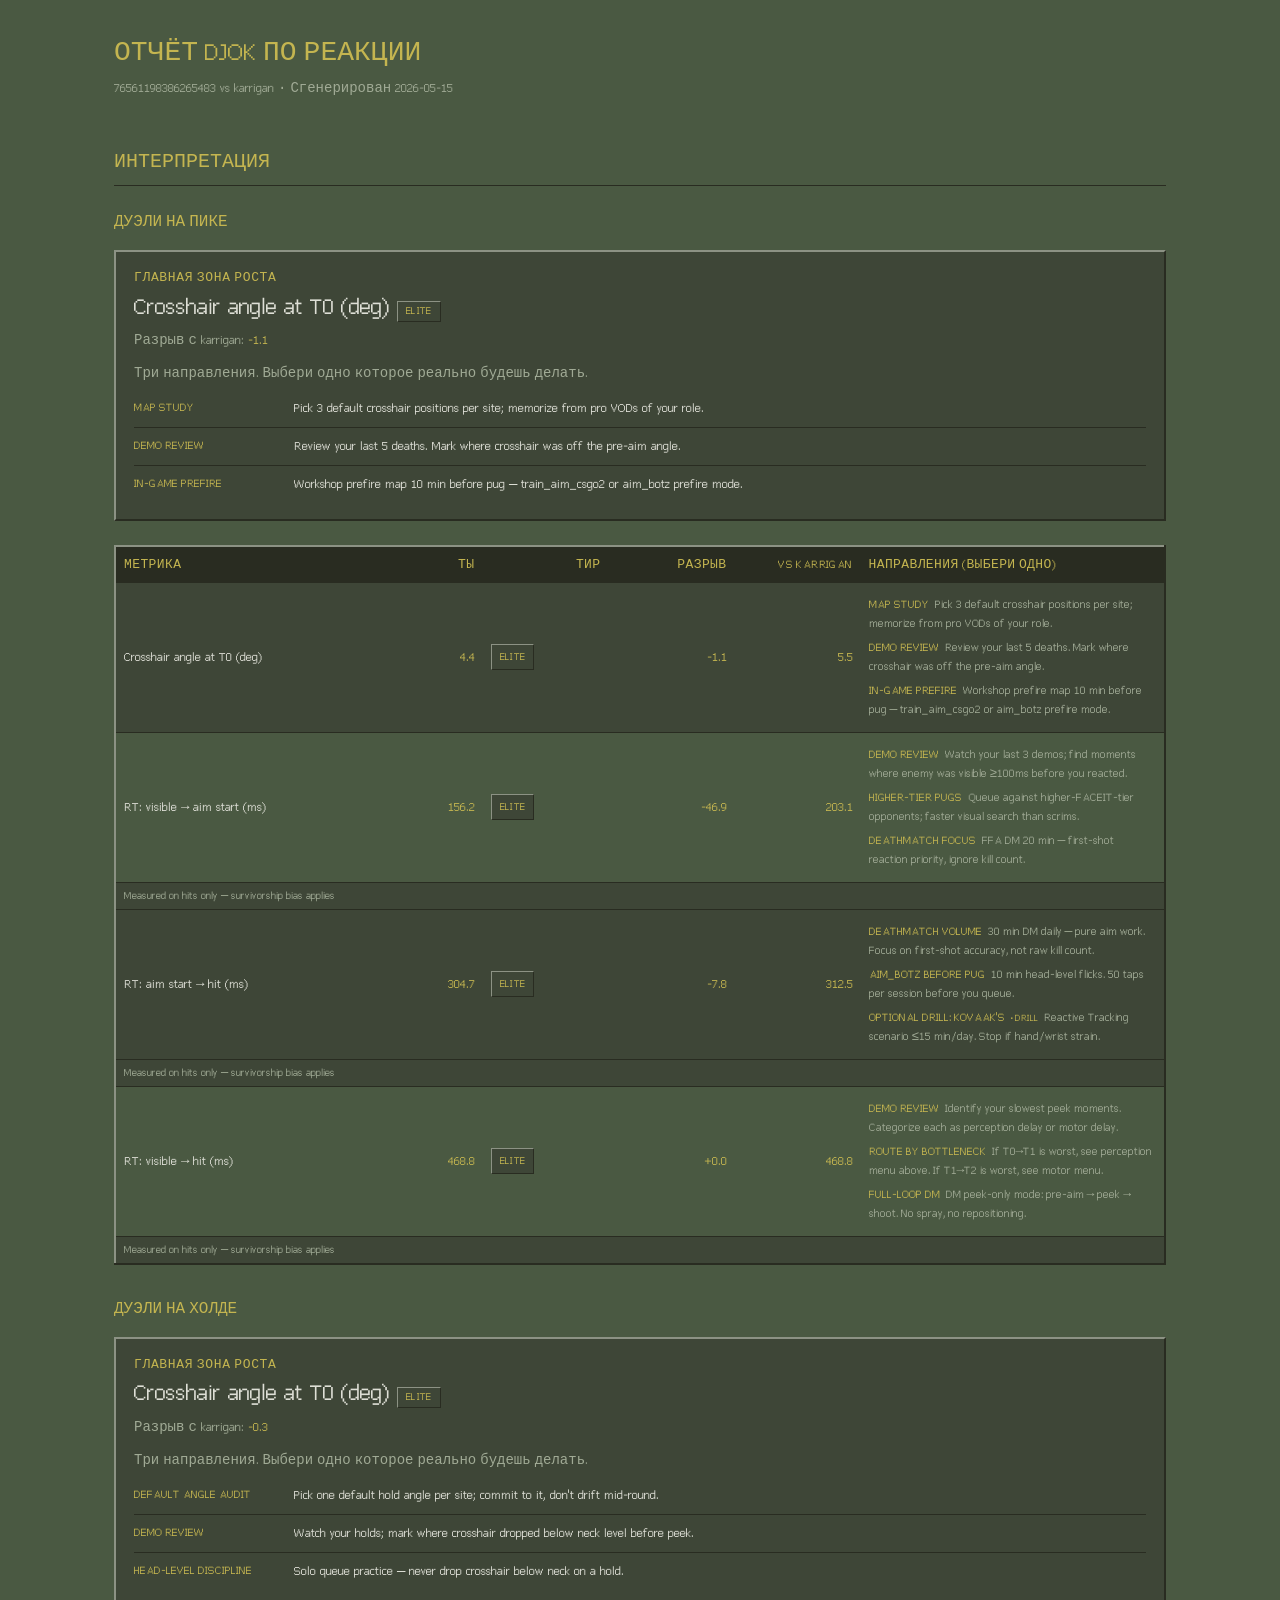
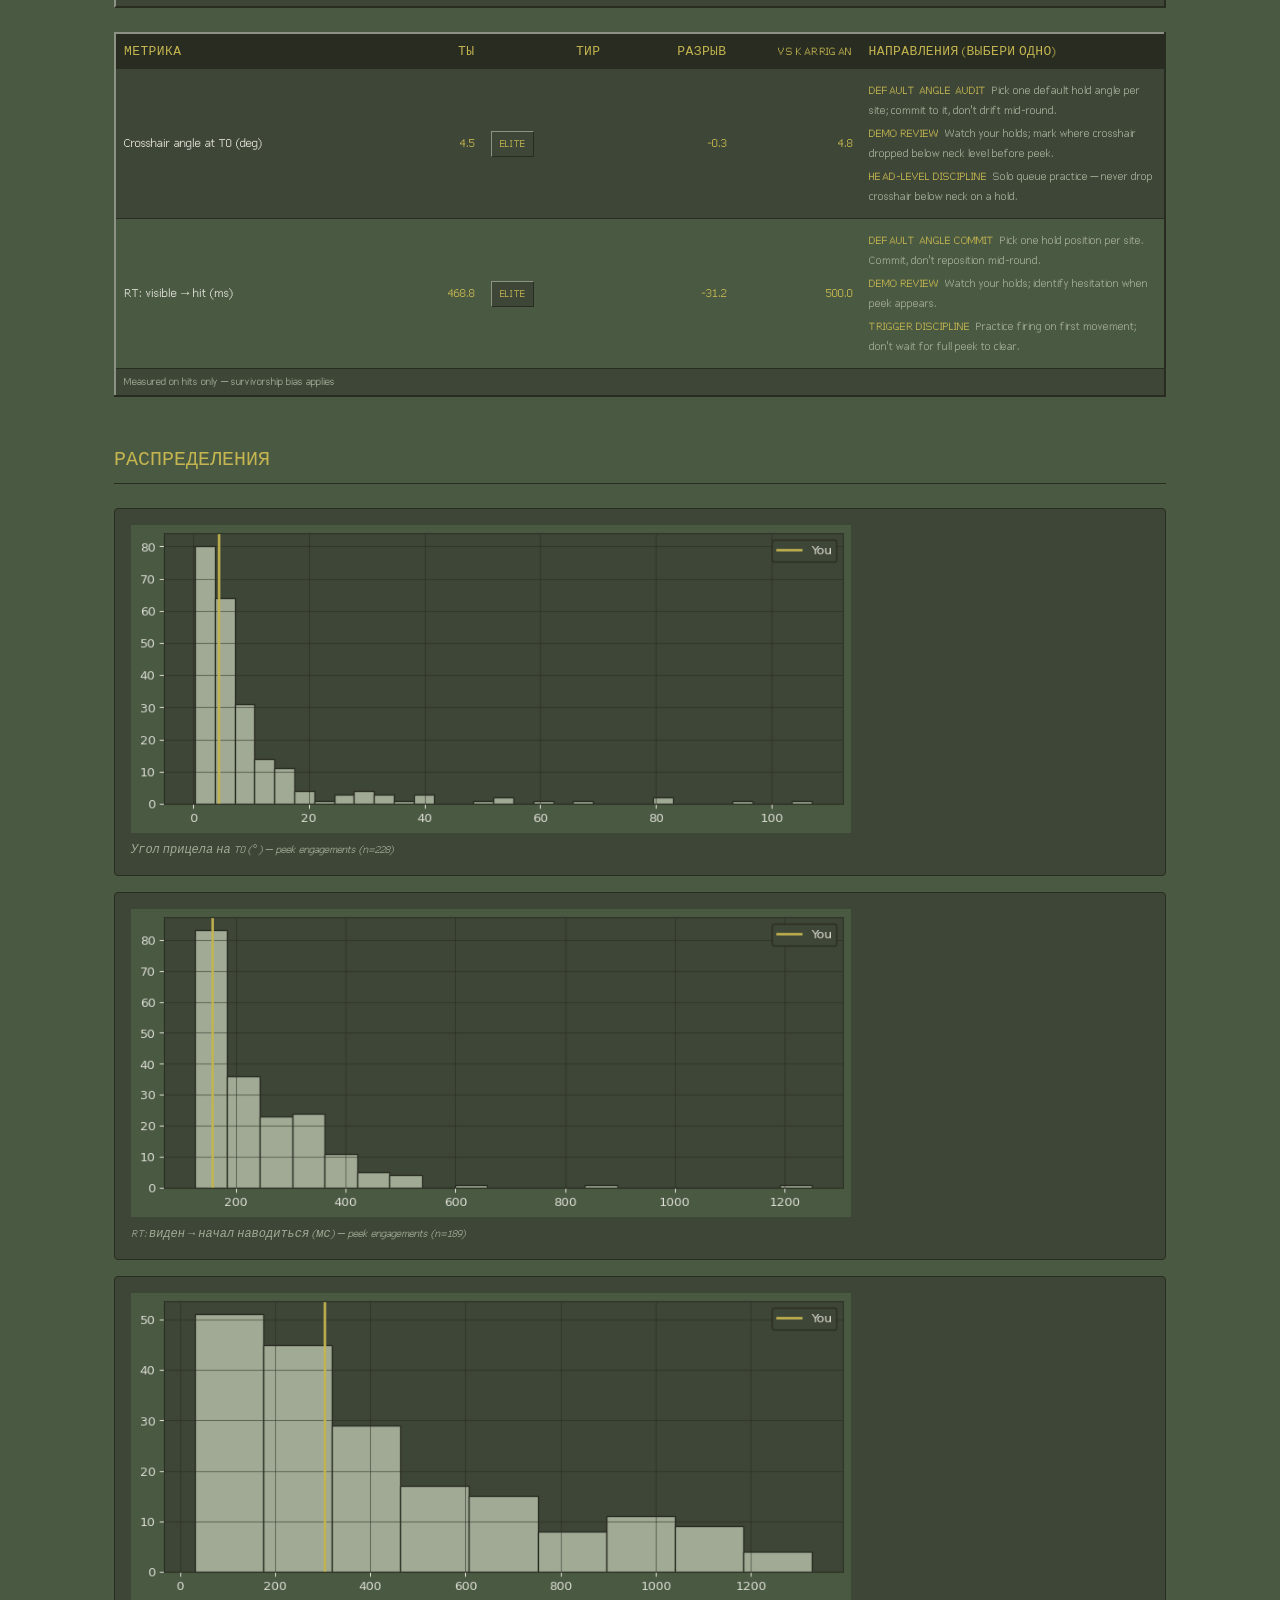
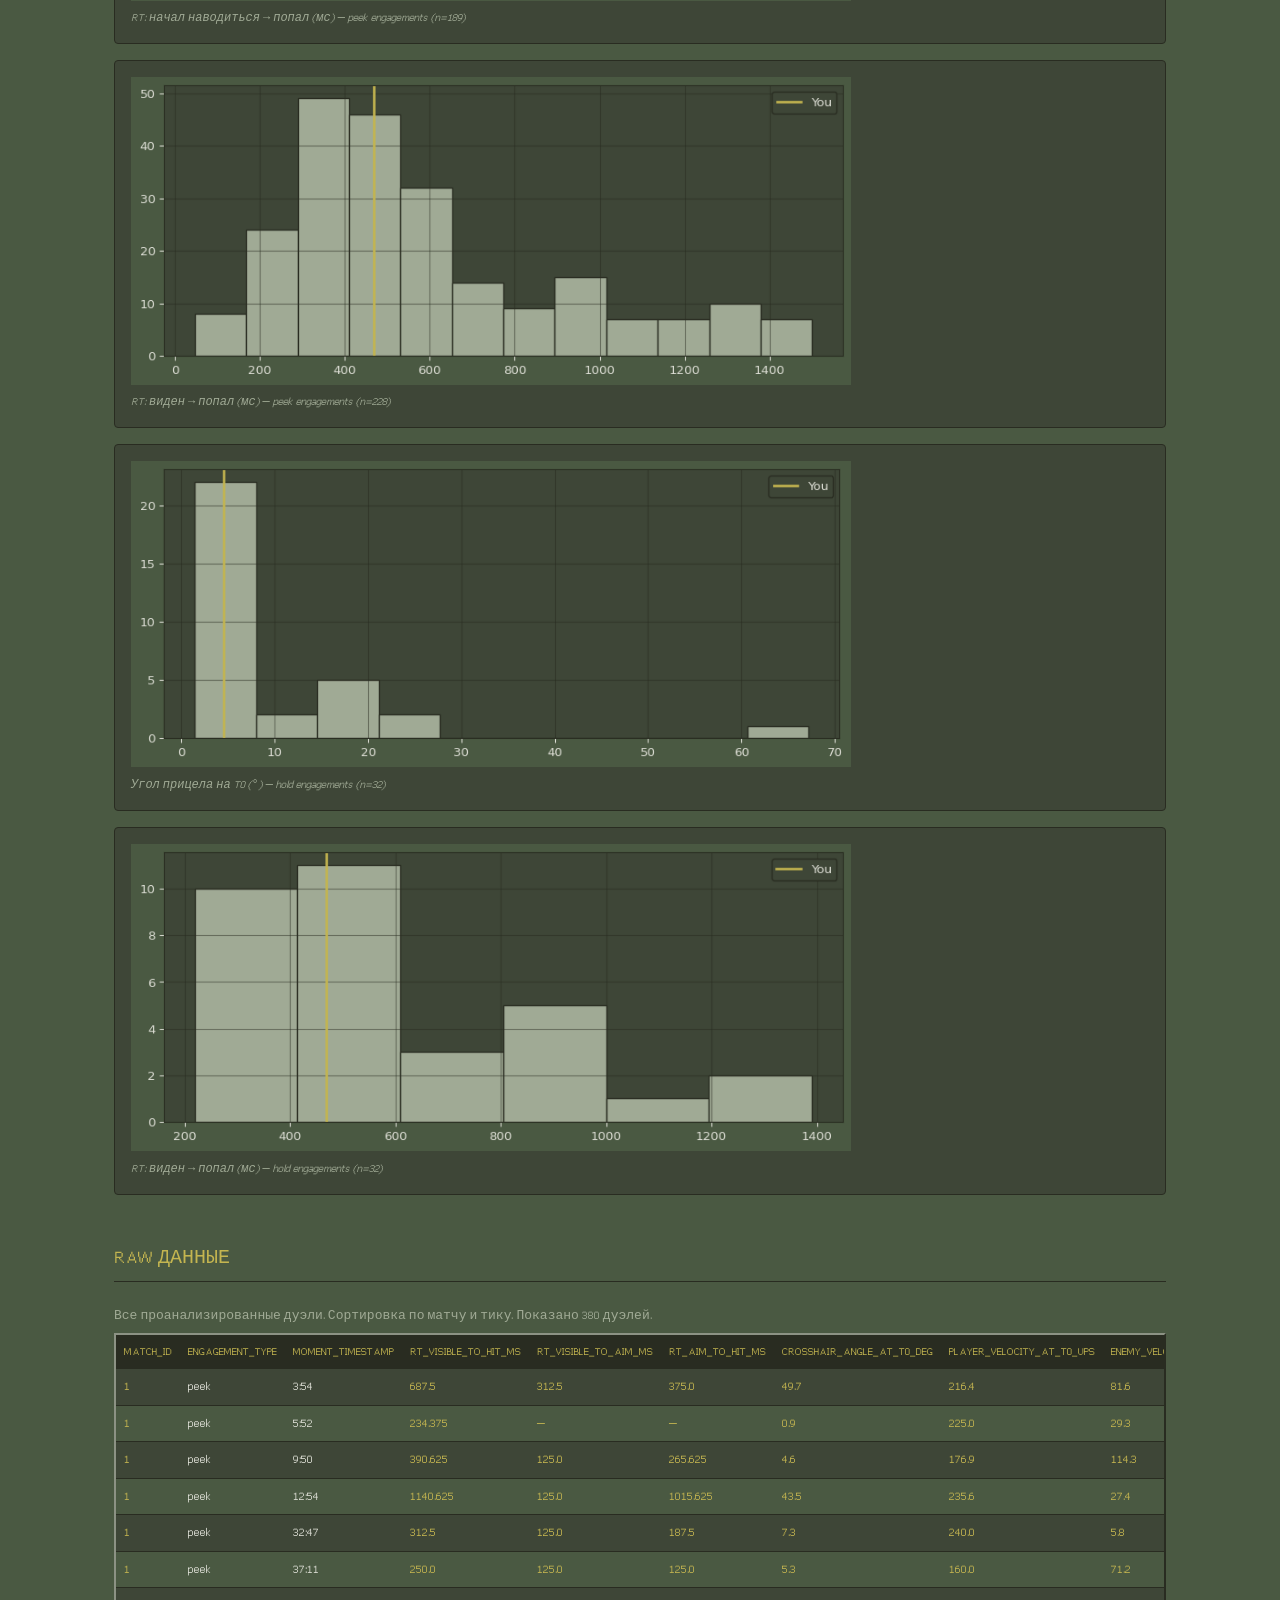
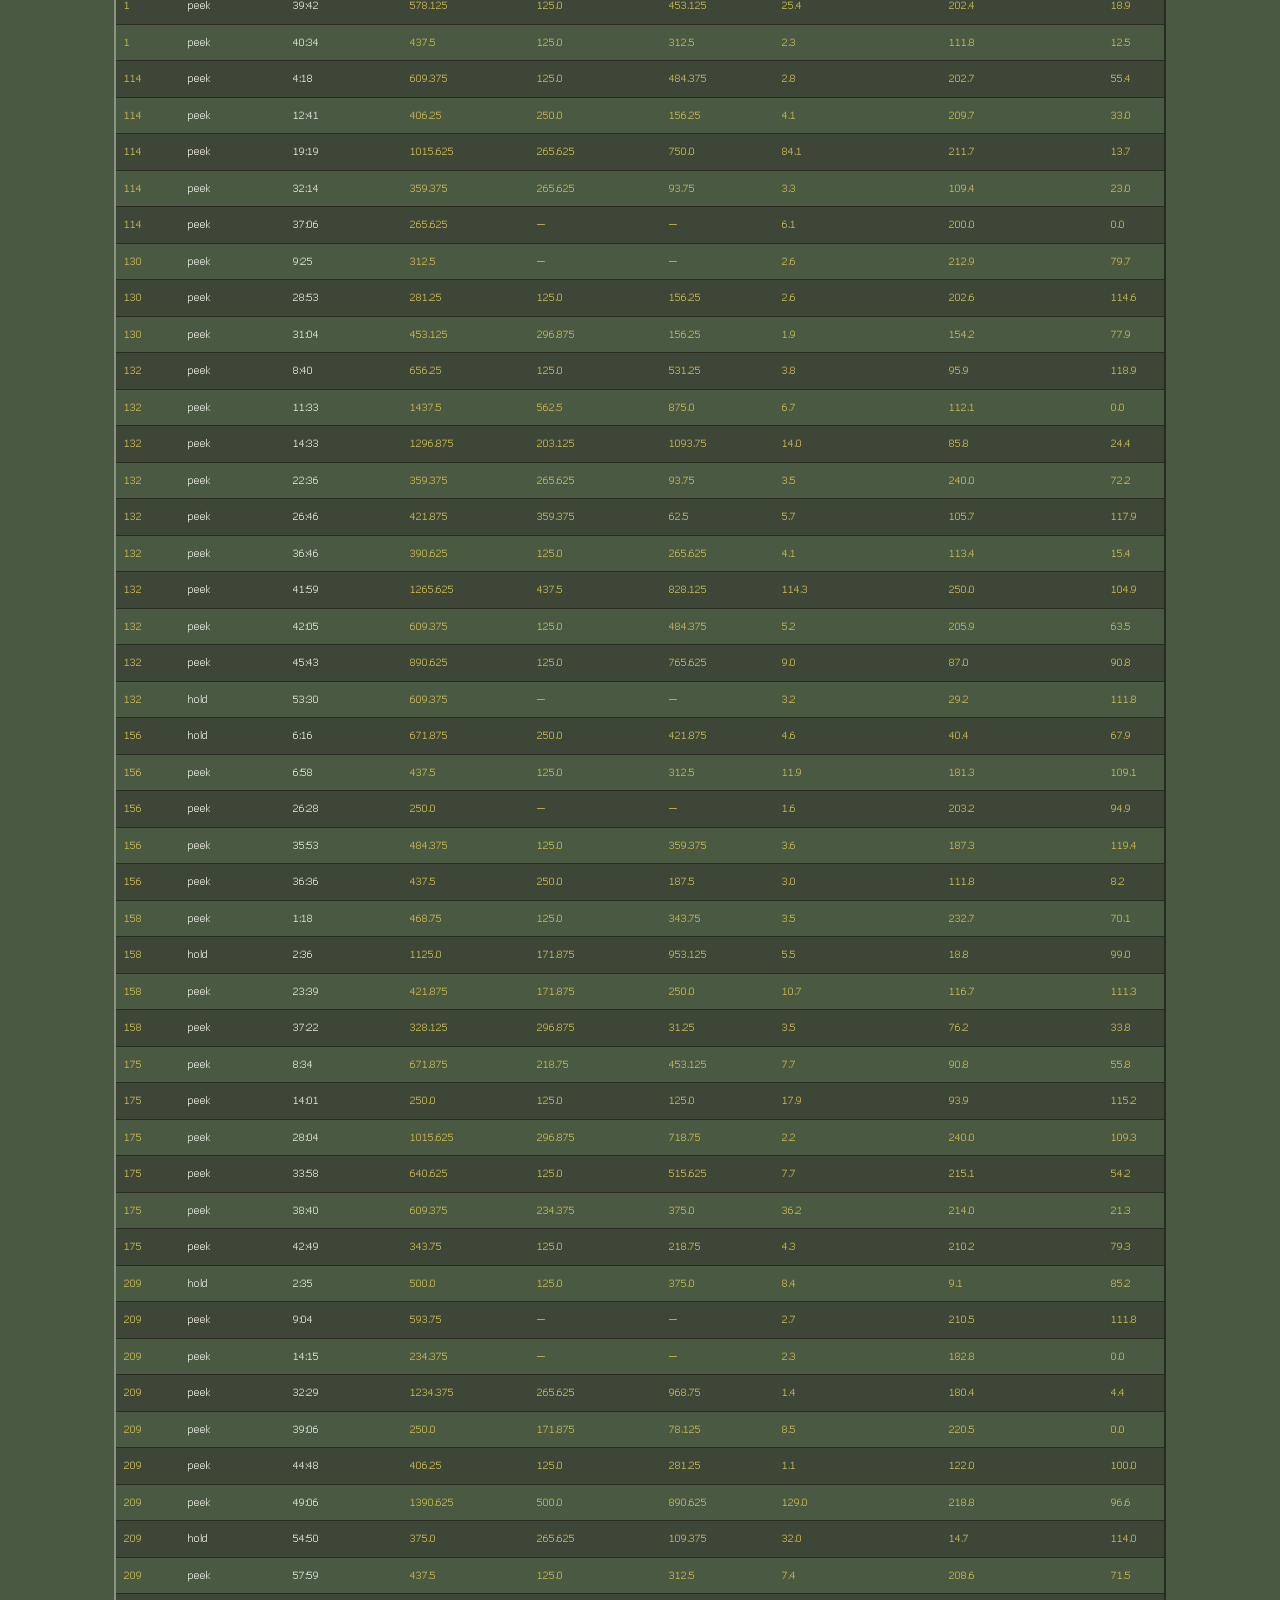
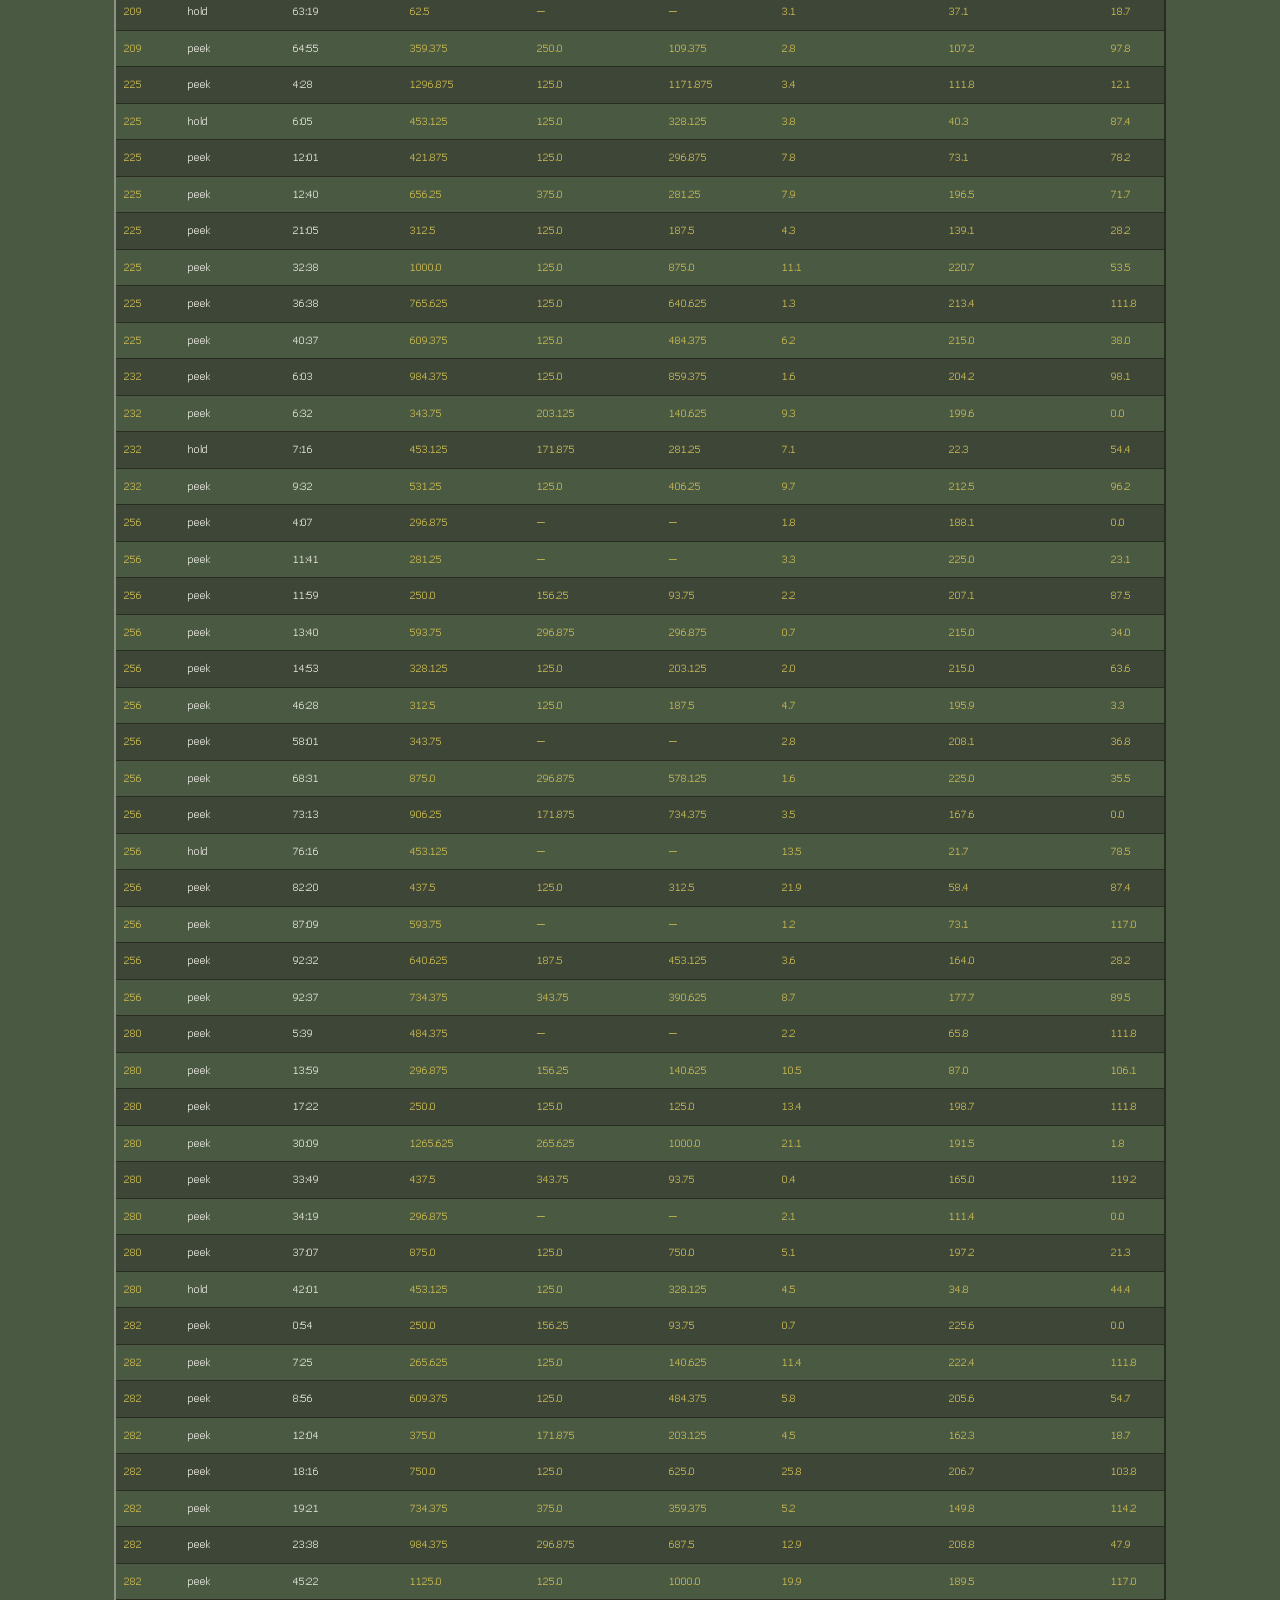
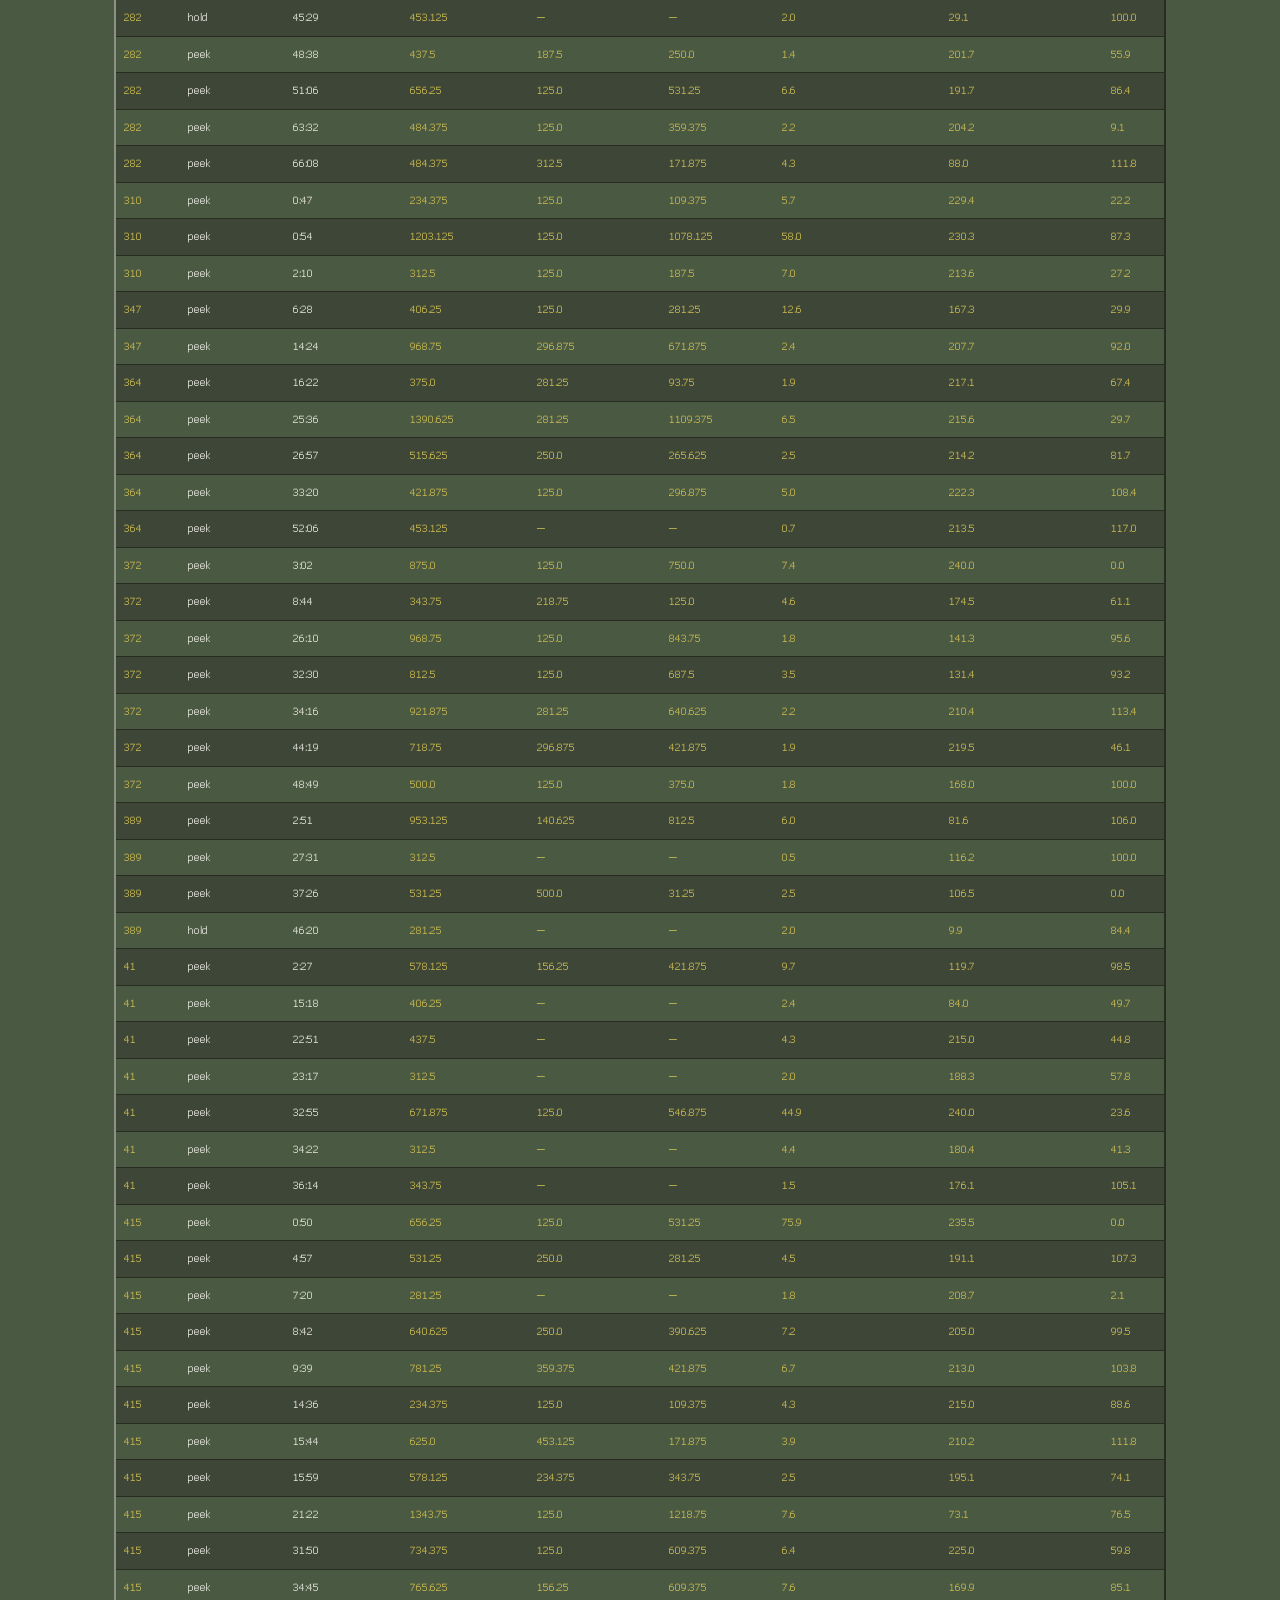
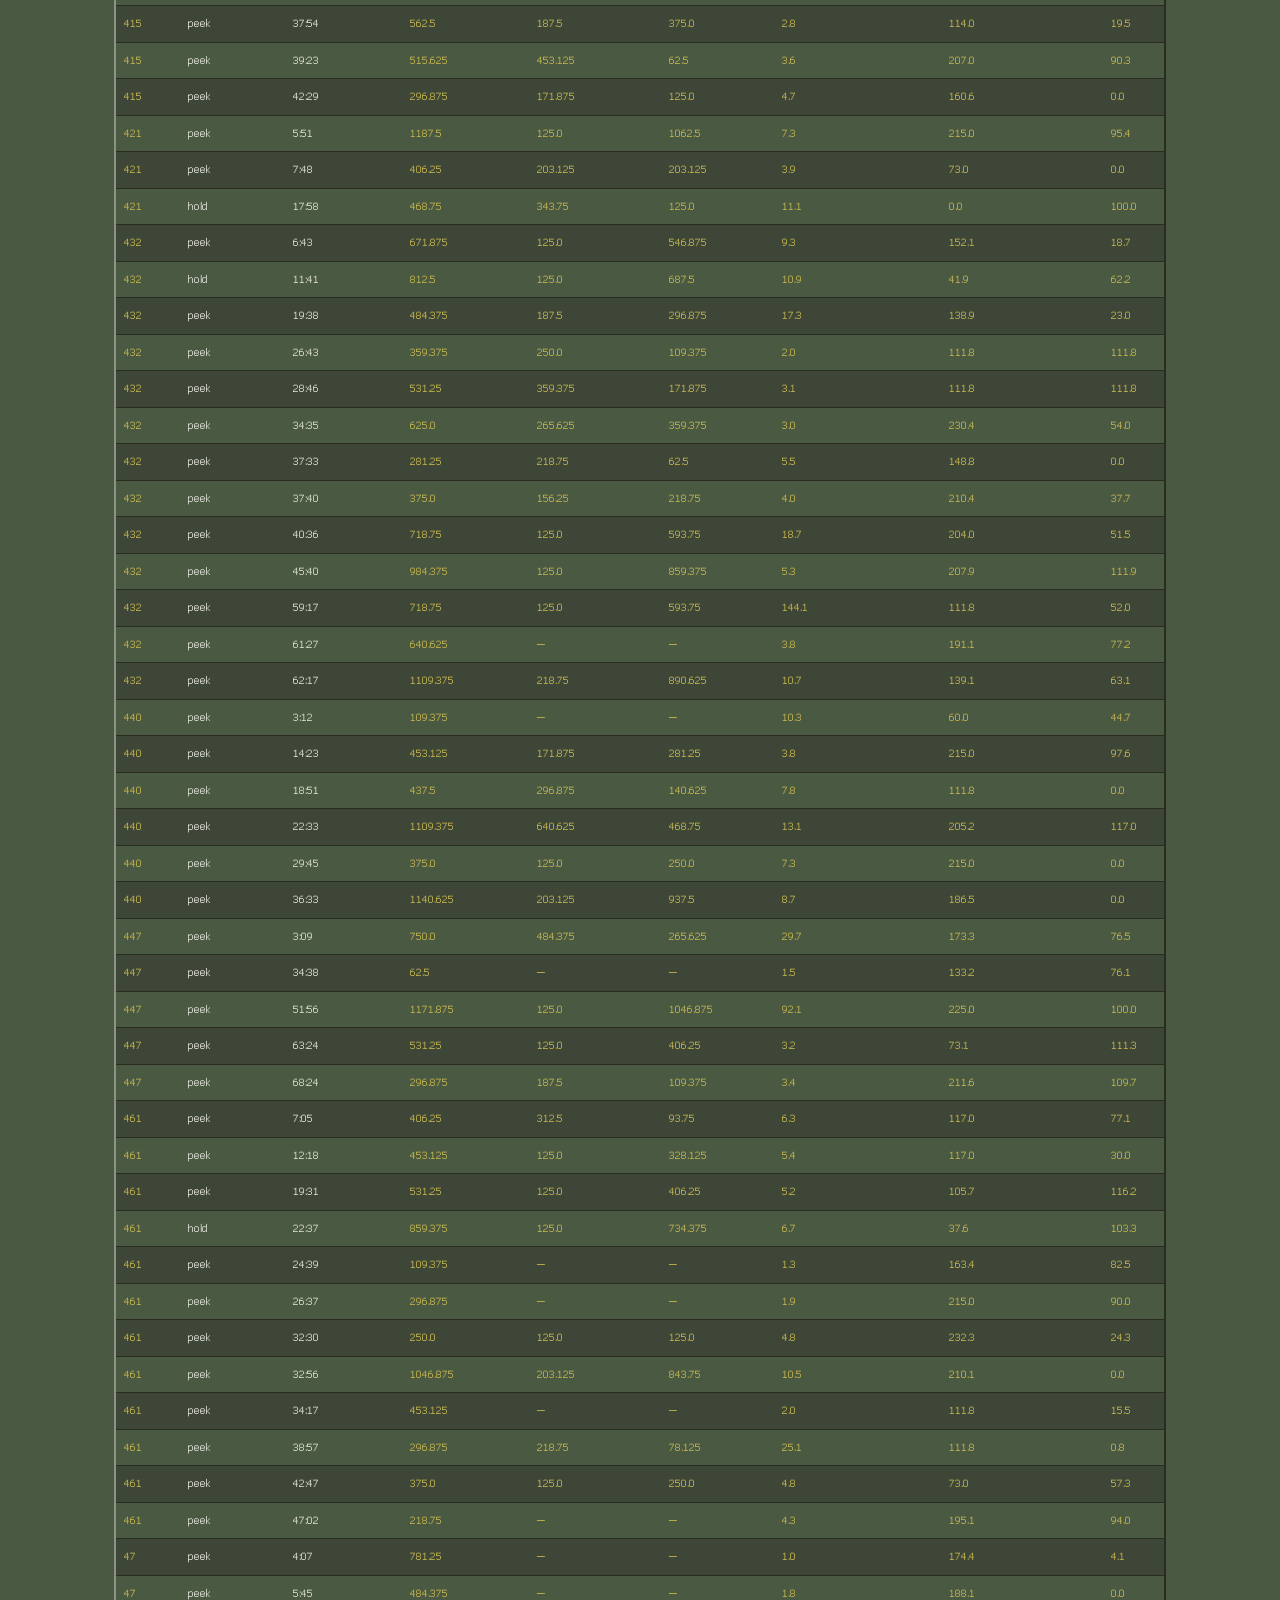
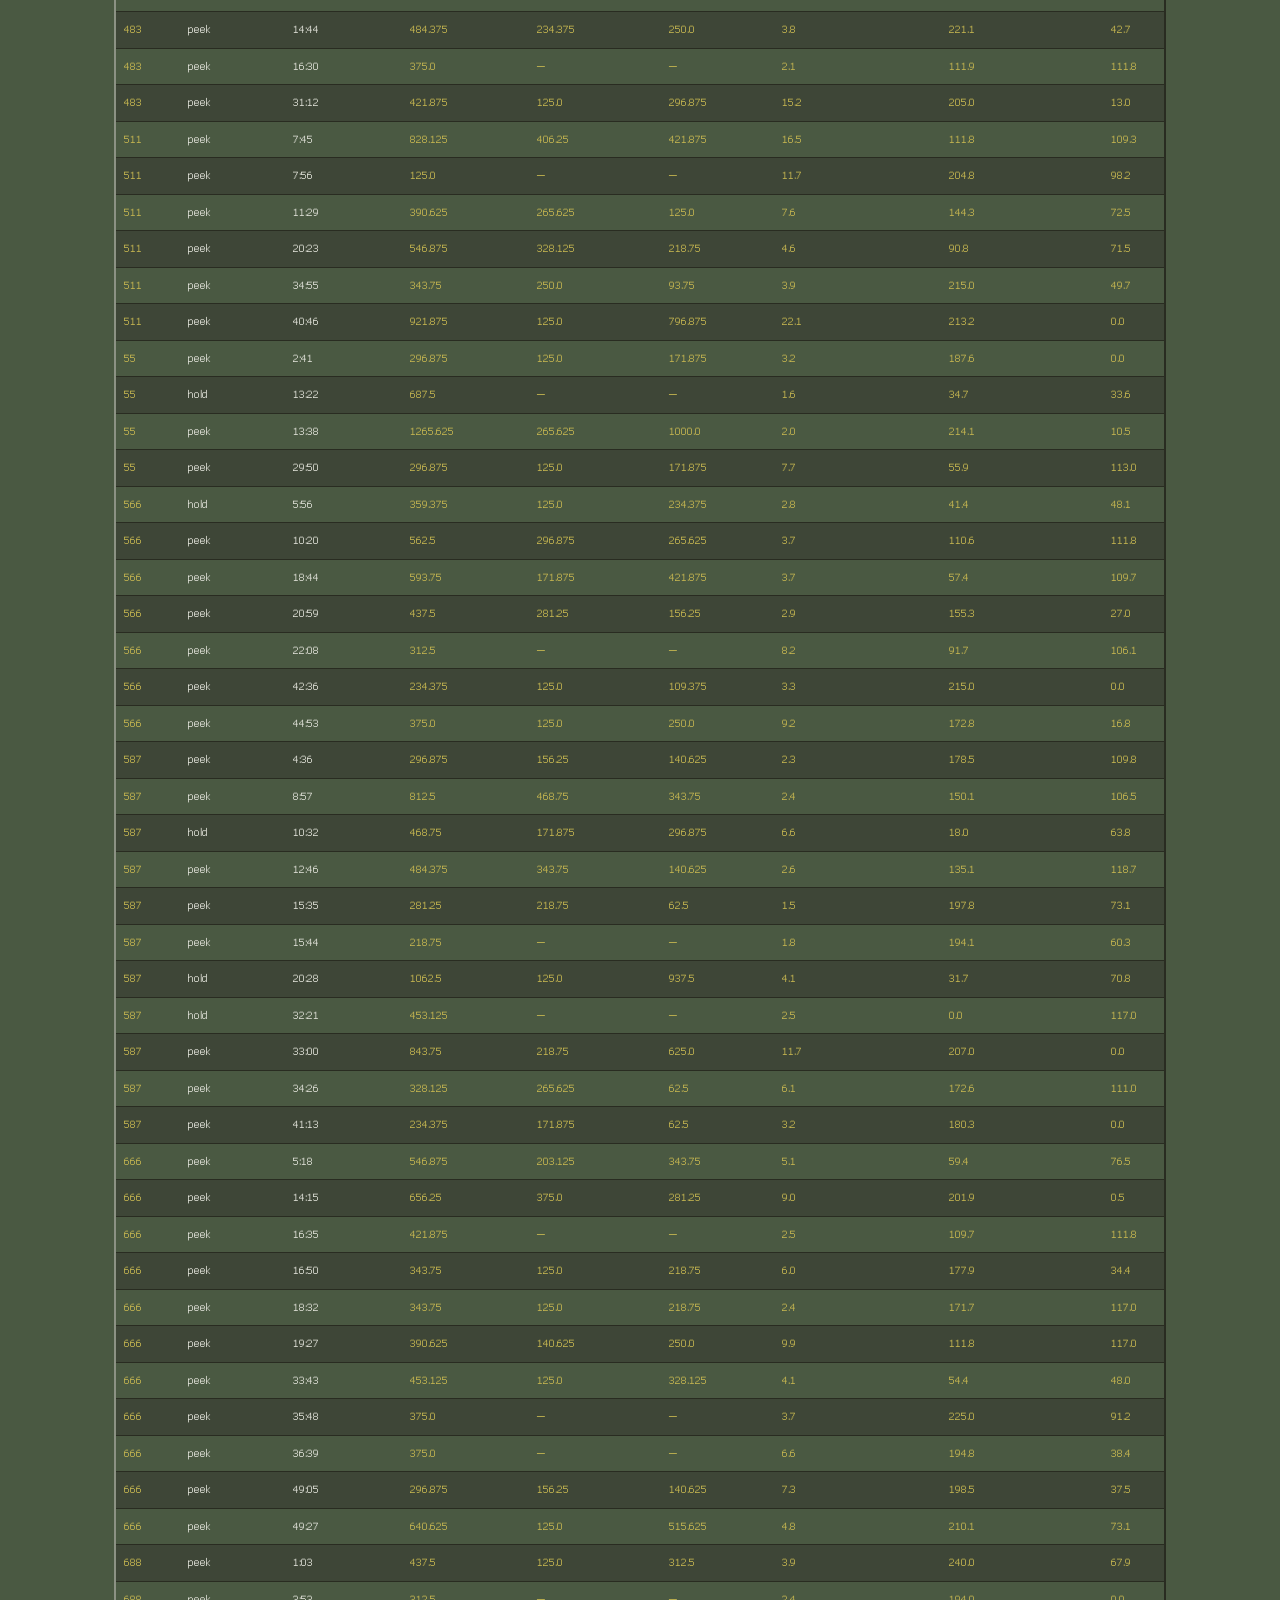
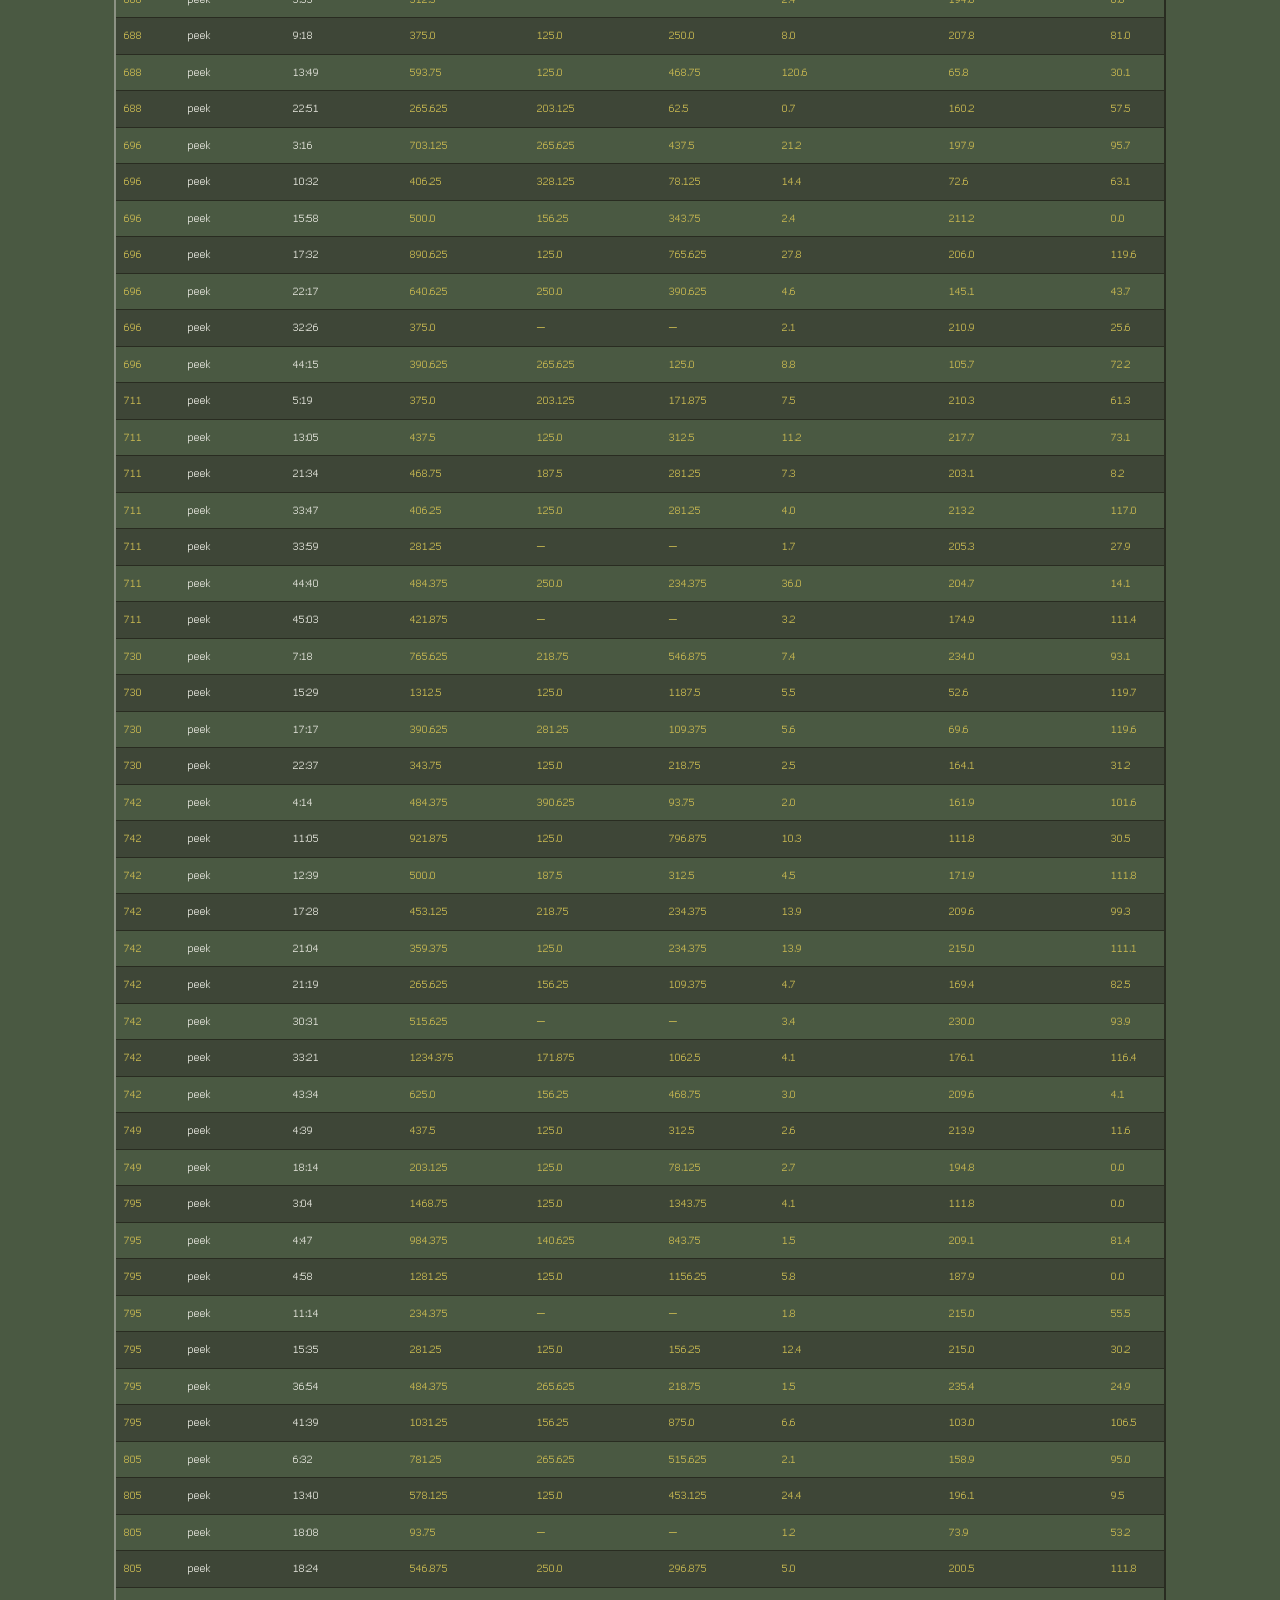
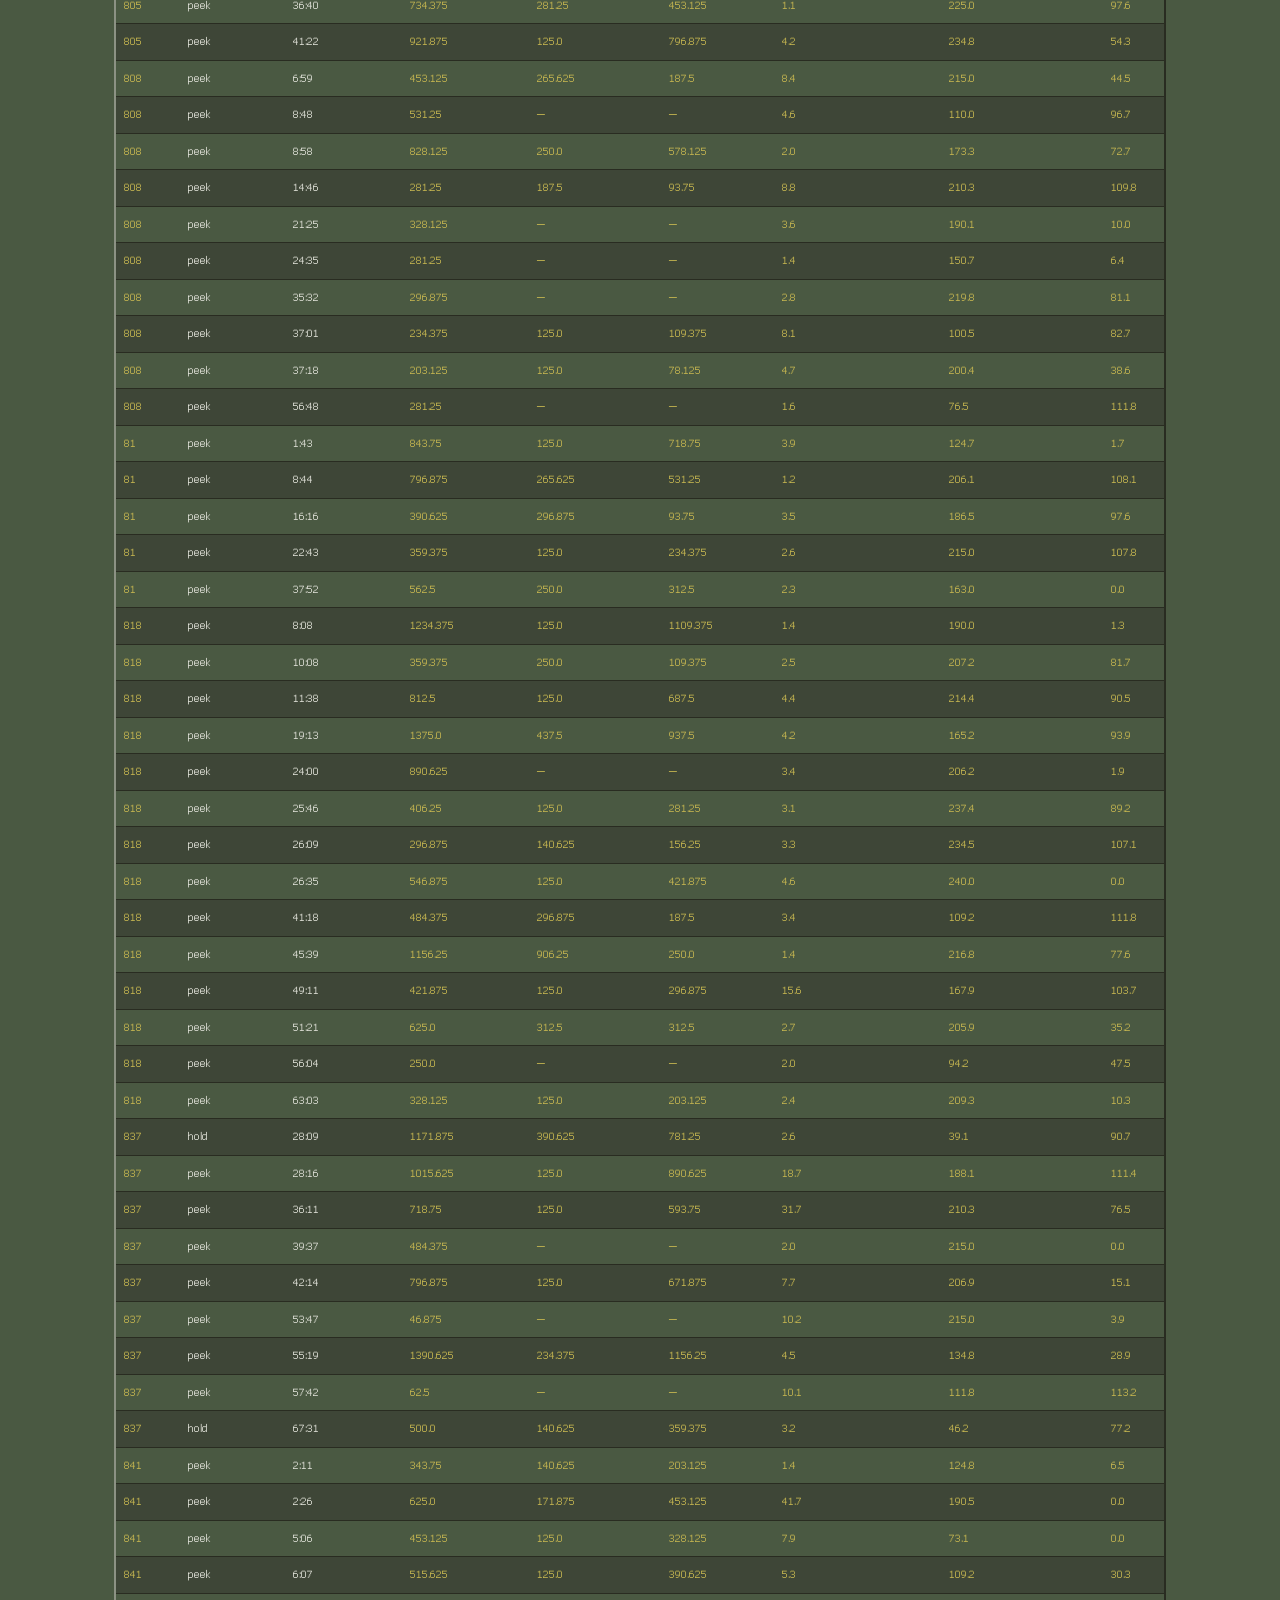
<file: sample-report-ru.html>
<!DOCTYPE html>
<html lang="ru">
<head>
<meta charset="UTF-8">
<meta name="viewport" content="width=device-width, initial-scale=1.0">
<title>Djok Report — 76561198386265483</title>
<style>
@font-face { font-family:'ArialPixel'; font-style:normal; font-weight:400; src: url([data-uri]) format('truetype'); font-display:swap; }
* { box-sizing: border-box; margin: 0; padding: 0; font-family: 'ArialPixel', Consolas, 'Courier New', monospace; }
body {
    background: #4a5942;
    color: #dedfd6;
    font-family: 'ArialPixel', Consolas, 'Courier New', monospace;
    font-size: 15px;
    line-height: 1.5;
    padding: 32px 24px 64px;
    max-width: 1100px;
    margin: 0 auto;
}
h1 {
    font-size: 28px;
    font-weight: 400;
    color: #c4b550;
    text-transform: uppercase;
    margin-bottom: 4px;
    letter-spacing: 0;
}
.sub-header {
    font-size: 14px;
    color: #a0aa95;
    margin-bottom: 48px;
}
.section { margin-bottom: 48px; }
.section-header {
    font-size: 20px;
    font-weight: 400;
    color: #c4b550;
    text-transform: uppercase;
    margin-bottom: 24px;
    padding-bottom: 8px;
    border-bottom: 1px solid #292c21;
}
.sub-section-header {
    font-size: 16px;
    font-weight: 400;
    color: #c4b550;
    text-transform: uppercase;
    margin: 24px 0 16px;
}
/* CS 1.6 bevel — 4-side border, no radius */
.worst-card {
    background: #3e4637;
    border-top: 2px solid #8c9284;
    border-left: 2px solid #8c9284;
    border-right: 2px solid #292c21;
    border-bottom: 2px solid #292c21;
    border-radius: 0;
    padding: 16px 18px;
    margin-bottom: 24px;
}
.worst-card-label {
    font-size: 13px;
    color: #c4b550;
    text-transform: uppercase;
    letter-spacing: 0.05em;
    margin-bottom: 6px;
}
.worst-card-metric {
    font-size: 26px;
    font-weight: 400;
    color: #dedfd6;
    line-height: 1.1;
    margin-bottom: 8px;
}
.worst-card-gap {
    font-size: 14px;
    color: #a0aa95;
    margin-bottom: 8px;
}
.worst-card-gap .mono { color: #c4b550; }
.worst-card-drill {
    font-size: 14px;
    color: #dedfd6;
    margin-top: 8px;
}
.menu-intro {
    font-size: 14px;
    color: #a0aa95;
    margin: 12px 0 6px;
}
.direction-list {
    list-style: none;
    padding: 0;
    margin: 0;
}
.direction-list li {
    padding: 8px 0;
    border-bottom: 1px solid #292c21;
    display: flex;
    gap: 10px;
}
.direction-list li:last-child { border-bottom: none; }
.direction-list .dir-title {
    color: #c4b550;
    font-weight: 400;
    flex: 0 0 150px;
    font-size: 13px;
    text-transform: uppercase;
}
.direction-list .dir-body {
    color: #dedfd6;
    flex: 1;
    font-size: 14px;
}
.direction-list .dir-drill-badge {
    display: inline-block;
    background: #292c21;
    color: #c4b550;
    font-size: 11px;
    padding: 1px 6px;
    margin-right: 6px;
    border-radius: 0;
    text-transform: uppercase;
}
.tier-table td.col-direction { width: 29%; }
.tier-table .table-directions {
    list-style: none;
    padding: 0;
    margin: 0;
    font-size: 13px;
}
.tier-table .table-directions li {
    padding: 2px 0;
    color: #a0aa95;
}
.tier-table .table-directions li .t-title {
    color: #c4b550;
    font-weight: 400;
    margin-right: 6px;
    text-transform: uppercase;
}
.tier-table .table-directions .t-drill-mark {
    color: #c4b550;
    font-size: 11px;
    margin-left: 4px;
}
/* Tier table — CS console panel */
.tier-table {
    width: 100%;
    border-collapse: collapse;
    margin-bottom: 32px;
    background: #3e4637;
    border-top: 2px solid #8c9284;
    border-left: 2px solid #8c9284;
    border-right: 2px solid #292c21;
    border-bottom: 2px solid #292c21;
}
.tier-table th {
    background: #292c21;
    color: #c4b550;
    font-size: 13px;
    font-weight: 400;
    text-transform: uppercase;
    padding: 8px;
    text-align: left;
    letter-spacing: 0.03em;
}
.tier-table th:nth-child(2),
.tier-table th:nth-child(3),
.tier-table th:nth-child(4),
.tier-table th:nth-child(5) { text-align: right; }
.tier-table td {
    padding: 10px 8px;
    border-bottom: 1px solid #292c21;
    font-size: 14px;
    vertical-align: middle;
    color: #dedfd6;
}
.tier-table tr.odd td { background: #3e4637; }
.tier-table tr.even td { background: #4a5942; }
.tier-table td.mono { text-align: right; color: #c4b550; }
.tier-table td.col-metric { width: 25%; color: #dedfd6; }
.tier-table td.col-you { width: 10%; }
.tier-table td.col-tier { width: 12%; }
.tier-table td.col-gap { width: 12%; }
.tier-table td.col-bm { width: 12%; }
.tier-badge {
    font-size: 12px;
    padding: 3px 8px;
    border-radius: 0;
    display: inline-block;
    white-space: nowrap;
    background: #3e4637;
    border-top: 1px solid #8c9284;
    border-left: 1px solid #8c9284;
    border-right: 1px solid #292c21;
    border-bottom: 1px solid #292c21;
    text-transform: uppercase;
    letter-spacing: 0.03em;
}
.caveat-row td {
    color: #a0aa95;
    font-size: 12px;
    padding: 4px 8px;
    background: #3e4637;
}
/* Charts placeholder */
#charts-section {
    min-height: 40px;
    background: #3e4637;
    border-top: 2px solid #8c9284;
    border-left: 2px solid #8c9284;
    border-right: 2px solid #292c21;
    border-bottom: 2px solid #292c21;
    border-radius: 0;
    padding: 16px;
    color: #a0aa95;
    font-size: 14px;
}
/* Raw data table */
.raw-table {
    width: 100%;
    border-collapse: collapse;
    font-size: 13px;
    overflow-x: auto;
    display: block;
    background: #3e4637;
    border-top: 2px solid #8c9284;
    border-left: 2px solid #8c9284;
    border-right: 2px solid #292c21;
    border-bottom: 2px solid #292c21;
}
.raw-table th {
    background: #292c21;
    color: #c4b550;
    font-size: 12px;
    font-weight: 400;
    text-transform: uppercase;
    padding: 8px;
    text-align: left;
    white-space: nowrap;
}
.raw-table td {
    padding: 8px;
    border-bottom: 1px solid #292c21;
    white-space: nowrap;
    color: #dedfd6;
}
.raw-table tr.odd td { background: #3e4637; }
.raw-table tr.even td { background: #4a5942; }
.raw-table td.mono { color: #c4b550; }
.table-caption {
    font-size: 13px;
    color: #a0aa95;
    margin-bottom: 8px;
}
</style>
</head>
<body>
<h1>Отчёт Djok по реакции</h1>
<div class="sub-header">76561198386265483 vs karrigan · Сгенерирован 2026-05-15</div>
<div class="section">
<h2 class="section-header">Интерпретация</h2>
<h3 class="sub-section-header">Дуэли на пике</h3><div class="worst-card">
  <div class="worst-card-label">Главная зона роста</div>
  <div class="worst-card-metric">Crosshair angle at T0 (deg) <span class="tier-badge" style="color:#c4b550">Elite</span></div>
  <div class="worst-card-gap">Разрыв с karrigan: <span class="mono">-1.1</span></div>
  <p class="menu-intro">Три направления. Выбери одно которое реально будешь делать.</p><ul class="direction-list"><li><span class="dir-title">Map study</span><span class="dir-body">Pick 3 default crosshair positions per site; memorize from pro VODs of your role.</span></li><li><span class="dir-title">Demo review</span><span class="dir-body">Review your last 5 deaths. Mark where crosshair was off the pre-aim angle.</span></li><li><span class="dir-title">In-game prefire</span><span class="dir-body">Workshop prefire map 10 min before pug — train_aim_csgo2 or aim_botz prefire mode.</span></li></ul>
</div><table class="tier-table">
<thead>
<tr>
  <th class="col-metric">Метрика</th>
  <th class="col-you">Ты</th>
  <th class="col-tier">Тир</th>
  <th class="col-gap">Разрыв</th>
  <th class="col-bm">vs karrigan</th>
  <th class="col-direction">Направления (выбери одно)</th>
</tr>
</thead>
<tbody><tr class="odd"><td class="col-metric">Crosshair angle at T0 (deg)</td><td class="col-you mono">4.4</td><td class="col-tier"><span class="tier-badge" style="color:#c4b550">Elite</span></td><td class="col-gap mono">-1.1</td><td class="col-bm mono">5.5</td><td class="col-direction"><ul class="table-directions"><li><span class="t-title">Map study</span>Pick 3 default crosshair positions per site; memorize from pro VODs of your role.</li><li><span class="t-title">Demo review</span>Review your last 5 deaths. Mark where crosshair was off the pre-aim angle.</li><li><span class="t-title">In-game prefire</span>Workshop prefire map 10 min before pug — train_aim_csgo2 or aim_botz prefire mode.</li></ul></td></tr>
<tr class="even"><td class="col-metric">RT: visible → aim start (ms)</td><td class="col-you mono">156.2</td><td class="col-tier"><span class="tier-badge" style="color:#c4b550">Elite</span></td><td class="col-gap mono">-46.9</td><td class="col-bm mono">203.1</td><td class="col-direction"><ul class="table-directions"><li><span class="t-title">Demo review</span>Watch your last 3 demos; find moments where enemy was visible ≥100ms before you reacted.</li><li><span class="t-title">Higher-tier pugs</span>Queue against higher-FACEIT-tier opponents; faster visual search than scrims.</li><li><span class="t-title">Deathmatch focus</span>FFA DM 20 min — first-shot reaction priority, ignore kill count.</li></ul></td></tr>
<tr class="caveat-row"><td colspan="6">Measured on hits only — survivorship bias applies</td></tr>
<tr class="odd"><td class="col-metric">RT: aim start → hit (ms)</td><td class="col-you mono">304.7</td><td class="col-tier"><span class="tier-badge" style="color:#c4b550">Elite</span></td><td class="col-gap mono">-7.8</td><td class="col-bm mono">312.5</td><td class="col-direction"><ul class="table-directions"><li><span class="t-title">Deathmatch volume</span>30 min DM daily — pure aim work. Focus on first-shot accuracy, not raw kill count.</li><li><span class="t-title">Aim_botz before pug</span>10 min head-level flicks. 50 taps per session before you queue.</li><li><span class="t-title">Optional drill: KovaaK's<span class="t-drill-mark">·drill</span></span>Reactive Tracking scenario ≤15 min/day. Stop if hand/wrist strain.</li></ul></td></tr>
<tr class="caveat-row"><td colspan="6">Measured on hits only — survivorship bias applies</td></tr>
<tr class="even"><td class="col-metric">RT: visible → hit (ms)</td><td class="col-you mono">468.8</td><td class="col-tier"><span class="tier-badge" style="color:#c4b550">Elite</span></td><td class="col-gap mono">+0.0</td><td class="col-bm mono">468.8</td><td class="col-direction"><ul class="table-directions"><li><span class="t-title">Demo review</span>Identify your slowest peek moments. Categorize each as perception delay or motor delay.</li><li><span class="t-title">Route by bottleneck</span>If T0→T1 is worst, see perception menu above. If T1→T2 is worst, see motor menu.</li><li><span class="t-title">Full-loop DM</span>DM peek-only mode: pre-aim → peek → shoot. No spray, no repositioning.</li></ul></td></tr>
<tr class="caveat-row"><td colspan="6">Measured on hits only — survivorship bias applies</td></tr></tbody></table>
<h3 class="sub-section-header">Дуэли на холде</h3><div class="worst-card">
  <div class="worst-card-label">Главная зона роста</div>
  <div class="worst-card-metric">Crosshair angle at T0 (deg) <span class="tier-badge" style="color:#c4b550">Elite</span></div>
  <div class="worst-card-gap">Разрыв с karrigan: <span class="mono">-0.3</span></div>
  <p class="menu-intro">Три направления. Выбери одно которое реально будешь делать.</p><ul class="direction-list"><li><span class="dir-title">Default angle audit</span><span class="dir-body">Pick one default hold angle per site; commit to it, don't drift mid-round.</span></li><li><span class="dir-title">Demo review</span><span class="dir-body">Watch your holds; mark where crosshair dropped below neck level before peek.</span></li><li><span class="dir-title">Head-level discipline</span><span class="dir-body">Solo queue practice — never drop crosshair below neck on a hold.</span></li></ul>
</div><table class="tier-table">
<thead>
<tr>
  <th class="col-metric">Метрика</th>
  <th class="col-you">Ты</th>
  <th class="col-tier">Тир</th>
  <th class="col-gap">Разрыв</th>
  <th class="col-bm">vs karrigan</th>
  <th class="col-direction">Направления (выбери одно)</th>
</tr>
</thead>
<tbody><tr class="odd"><td class="col-metric">Crosshair angle at T0 (deg)</td><td class="col-you mono">4.5</td><td class="col-tier"><span class="tier-badge" style="color:#c4b550">Elite</span></td><td class="col-gap mono">-0.3</td><td class="col-bm mono">4.8</td><td class="col-direction"><ul class="table-directions"><li><span class="t-title">Default angle audit</span>Pick one default hold angle per site; commit to it, don't drift mid-round.</li><li><span class="t-title">Demo review</span>Watch your holds; mark where crosshair dropped below neck level before peek.</li><li><span class="t-title">Head-level discipline</span>Solo queue practice — never drop crosshair below neck on a hold.</li></ul></td></tr>
<tr class="even"><td class="col-metric">RT: visible → hit (ms)</td><td class="col-you mono">468.8</td><td class="col-tier"><span class="tier-badge" style="color:#c4b550">Elite</span></td><td class="col-gap mono">-31.2</td><td class="col-bm mono">500.0</td><td class="col-direction"><ul class="table-directions"><li><span class="t-title">Default angle commit</span>Pick one hold position per site. Commit, don't reposition mid-round.</li><li><span class="t-title">Demo review</span>Watch your holds; identify hesitation when peek appears.</li><li><span class="t-title">Trigger discipline</span>Practice firing on first movement; don't wait for full peek to clear.</li></ul></td></tr>
<tr class="caveat-row"><td colspan="6">Measured on hits only — survivorship bias applies</td></tr></tbody></table>
</div>
<div class="section">
<h2 class="section-header">Распределения</h2>
<div style="background:#3e4637;border:1px solid #292c21;border-radius:4px;padding:16px;margin-bottom:16px;"><img src="[data-uri]" style="width:100%;max-width:720px;" /><p style="color:#a0aa95;font-size:12px;font-style:italic;">Угол прицела на T0 (°) — peek engagements (n=228)</p></div>
<div style="background:#3e4637;border:1px solid #292c21;border-radius:4px;padding:16px;margin-bottom:16px;"><img src="[data-uri]" style="width:100%;max-width:720px;" /><p style="color:#a0aa95;font-size:12px;font-style:italic;">RT: виден → начал наводиться (мс) — peek engagements (n=189)</p></div>
<div style="background:#3e4637;border:1px solid #292c21;border-radius:4px;padding:16px;margin-bottom:16px;"><img src="[data-uri]" style="width:100%;max-width:720px;" /><p style="color:#a0aa95;font-size:12px;font-style:italic;">RT: начал наводиться → попал (мс) — peek engagements (n=189)</p></div>
<div style="background:#3e4637;border:1px solid #292c21;border-radius:4px;padding:16px;margin-bottom:16px;"><img src="[data-uri]" style="width:100%;max-width:720px;" /><p style="color:#a0aa95;font-size:12px;font-style:italic;">RT: виден → попал (мс) — peek engagements (n=228)</p></div>
<div style="background:#3e4637;border:1px solid #292c21;border-radius:4px;padding:16px;margin-bottom:16px;"><img src="[data-uri]" style="width:100%;max-width:720px;" /><p style="color:#a0aa95;font-size:12px;font-style:italic;">Угол прицела на T0 (°) — hold engagements (n=32)</p></div>
<div style="background:#3e4637;border:1px solid #292c21;border-radius:4px;padding:16px;margin-bottom:16px;"><img src="[data-uri]" style="width:100%;max-width:720px;" /><p style="color:#a0aa95;font-size:12px;font-style:italic;">RT: виден → попал (мс) — hold engagements (n=32)</p></div>
</div>
<div class="section">
<h2 class="section-header">Raw данные</h2>
<p class="table-caption">Все проанализированные дуэли. Сортировка по матчу и тику. Показано 380 дуэлей.</p><table class="raw-table"><thead><tr><th>match_id</th><th>engagement_type</th><th>moment_timestamp</th><th>rt_visible_to_hit_ms</th><th>rt_visible_to_aim_ms</th><th>rt_aim_to_hit_ms</th><th>crosshair_angle_at_t0_deg</th><th>player_velocity_at_t0_ups</th><th>enemy_velocity_at_t0_ups</th><th>description</th><th>t0_source</th><th>t0_manual_tick</th><th>t1_aim_start_tick</th><th>t2_first_hit_tick</th><th>target_enemy_id</th><th>demo_name</th><th>player_steamid</th><th>map_name</th><th>round_time_s</th><th>round_phase</th><th>round_number</th></tr></thead><tbody><tr class="odd"><td class="mono">1</td><td class="">peek</td><td class="">3:54</td><td class="mono">687.5</td><td class="mono">312.5</td><td class="mono">375.0</td><td class="mono">49.7</td><td class="mono">216.4</td><td class="mono">81.6</td><td class="">bulk_auto first_hit=14990</td><td class="">BVH+AABB</td><td class="mono">14946</td><td class="mono">14966.0</td><td class="mono">14990</td><td class="mono">76561198195642865</td><td class="">9z-vs-spirit-m1-overpass.dem</td><td class="mono">76561198386265483</td><td class="">de_overpass</td><td class="mono">1:10</td><td class="">mid</td><td class="">3</td></tr><tr class="even"><td class="mono">1</td><td class="">peek</td><td class="">5:52</td><td class="mono">234.375</td><td class="mono">—</td><td class="mono">—</td><td class="mono">0.9</td><td class="mono">225.0</td><td class="mono">29.3</td><td class="">bulk_auto first_hit=22576</td><td class="">BVH+AABB</td><td class="mono">22561</td><td class="mono">—</td><td class="mono">22576</td><td class="mono">76561198216891576</td><td class="">9z-vs-spirit-m1-overpass.dem</td><td class="mono">76561198386265483</td><td class="">de_overpass</td><td class="mono">0:24</td><td class="">late</td><td class="">4</td></tr><tr class="odd"><td class="mono">1</td><td class="">peek</td><td class="">9:50</td><td class="mono">390.625</td><td class="mono">125.0</td><td class="mono">265.625</td><td class="mono">4.6</td><td class="mono">176.9</td><td class="mono">114.3</td><td class="">bulk_auto first_hit=37818</td><td class="">BVH+AABB</td><td class="mono">37793</td><td class="mono">37801.0</td><td class="mono">37818</td><td class="mono">76561198067722198</td><td class="">9z-vs-spirit-m1-overpass.dem</td><td class="mono">76561198386265483</td><td class="">de_overpass</td><td class="mono">0:56</td><td class="">mid</td><td class="">6</td></tr><tr class="even"><td class="mono">1</td><td class="">peek</td><td class="">12:54</td><td class="mono">1140.625</td><td class="mono">125.0</td><td class="mono">1015.625</td><td class="mono">43.5</td><td class="mono">235.6</td><td class="mono">27.4</td><td class="">bulk_auto first_hit=49585</td><td class="">BVH+AABB</td><td class="mono">49512</td><td class="mono">49520.0</td><td class="mono">49585</td><td class="mono">76561198195642865</td><td class="">9z-vs-spirit-m1-overpass.dem</td><td class="mono">76561198386265483</td><td class="">de_overpass</td><td class="mono">0:15</td><td class="">late</td><td class="">7</td></tr><tr class="odd"><td class="mono">1</td><td class="">peek</td><td class="">32:47</td><td class="mono">312.5</td><td class="mono">125.0</td><td class="mono">187.5</td><td class="mono">7.3</td><td class="mono">240.0</td><td class="mono">5.8</td><td class="">bulk_auto first_hit=125921</td><td class="">BVH+AABB</td><td class="mono">125901</td><td class="mono">125909.0</td><td class="mono">125921</td><td class="mono">76561198195642865</td><td class="">9z-vs-spirit-m1-overpass.dem</td><td class="mono">76561198386265483</td><td class="">de_overpass</td><td class="mono">0:45</td><td class="">mid</td><td class="">15</td></tr><tr class="even"><td class="mono">1</td><td class="">peek</td><td class="">37:11</td><td class="mono">250.0</td><td class="mono">125.0</td><td class="mono">125.0</td><td class="mono">5.3</td><td class="mono">160.0</td><td class="mono">71.2</td><td class="">bulk_auto first_hit=142835</td><td class="">BVH+AABB</td><td class="mono">142819</td><td class="mono">142827.0</td><td class="mono">142835</td><td class="mono">76561198242950384</td><td class="">9z-vs-spirit-m1-overpass.dem</td><td class="mono">76561198386265483</td><td class="">de_overpass</td><td class="mono">0:36</td><td class="">late</td><td class="">17</td></tr><tr class="odd"><td class="mono">1</td><td class="">peek</td><td class="">39:42</td><td class="mono">578.125</td><td class="mono">125.0</td><td class="mono">453.125</td><td class="mono">25.4</td><td class="mono">202.4</td><td class="mono">18.9</td><td class="">bulk_auto first_hit=152499</td><td class="">BVH+AABB</td><td class="mono">152462</td><td class="mono">152470.0</td><td class="mono">152499</td><td class="mono">76561198067722198</td><td class="">9z-vs-spirit-m1-overpass.dem</td><td class="mono">76561198386265483</td><td class="">de_overpass</td><td class="mono">0:27</td><td class="">late</td><td class="">18</td></tr><tr class="even"><td class="mono">1</td><td class="">peek</td><td class="">40:34</td><td class="mono">437.5</td><td class="mono">125.0</td><td class="mono">312.5</td><td class="mono">2.3</td><td class="mono">111.8</td><td class="mono">12.5</td><td class="">bulk_auto first_hit=155808</td><td class="">BVH+AABB</td><td class="mono">155780</td><td class="mono">155788.0</td><td class="mono">155808</td><td class="mono">76561198319723208</td><td class="">9z-vs-spirit-m1-overpass.dem</td><td class="mono">76561198386265483</td><td class="">de_overpass</td><td class="mono">1:37</td><td class="">early</td><td class="">19</td></tr><tr class="odd"><td class="mono">114</td><td class="">peek</td><td class="">4:18</td><td class="mono">609.375</td><td class="mono">125.0</td><td class="mono">484.375</td><td class="mono">2.8</td><td class="mono">202.7</td><td class="mono">55.4</td><td class="">bulk_auto first_hit=16573</td><td class="">BVH+AABB</td><td class="mono">16534</td><td class="mono">16542.0</td><td class="mono">16573</td><td class="mono">76561198074762801</td><td class="">falcons-vs-spirit-m1-dust2--iemRio.dem</td><td class="mono">76561198386265483</td><td class="">de_dust2</td><td class="mono">1:38</td><td class="">early</td><td class="">3</td></tr><tr class="even"><td class="mono">114</td><td class="">peek</td><td class="">12:41</td><td class="mono">406.25</td><td class="mono">250.0</td><td class="mono">156.25</td><td class="mono">4.1</td><td class="mono">209.7</td><td class="mono">33.0</td><td class="">bulk_auto first_hit=48711</td><td class="">BVH+AABB</td><td class="mono">48685</td><td class="mono">48701.0</td><td class="mono">48711</td><td class="mono">76561198074762801</td><td class="">falcons-vs-spirit-m1-dust2--iemRio.dem</td><td class="mono">76561198386265483</td><td class="">de_dust2</td><td class="mono">1:01</td><td class="">mid</td><td class="">7</td></tr><tr class="odd"><td class="mono">114</td><td class="">peek</td><td class="">19:19</td><td class="mono">1015.625</td><td class="mono">265.625</td><td class="mono">750.0</td><td class="mono">84.1</td><td class="mono">211.7</td><td class="mono">13.7</td><td class="">bulk_auto first_hit=74234</td><td class="">BVH+AABB</td><td class="mono">74169</td><td class="mono">74186.0</td><td class="mono">74234</td><td class="mono">76561199032006224</td><td class="">falcons-vs-spirit-m1-dust2--iemRio.dem</td><td class="mono">76561198386265483</td><td class="">de_dust2</td><td class="mono">1:14</td><td class="">mid</td><td class="">10</td></tr><tr class="even"><td class="mono">114</td><td class="">peek</td><td class="">32:14</td><td class="mono">359.375</td><td class="mono">265.625</td><td class="mono">93.75</td><td class="mono">3.3</td><td class="mono">109.4</td><td class="mono">23.0</td><td class="">bulk_auto first_hit=123818</td><td class="">BVH+AABB</td><td class="mono">123795</td><td class="mono">123812.0</td><td class="mono">123818</td><td class="mono">76561199032006224</td><td class="">falcons-vs-spirit-m1-dust2--iemRio.dem</td><td class="mono">76561198386265483</td><td class="">de_dust2</td><td class="mono">0:58</td><td class="">mid</td><td class="">15</td></tr><tr class="odd"><td class="mono">114</td><td class="">peek</td><td class="">37:06</td><td class="mono">265.625</td><td class="mono">—</td><td class="mono">—</td><td class="mono">6.1</td><td class="mono">200.0</td><td class="mono">0.0</td><td class="">bulk_auto first_hit=142489</td><td class="">BVH+AABB</td><td class="mono">142472</td><td class="mono">—</td><td class="mono">142489</td><td class="mono">76561198057282432</td><td class="">falcons-vs-spirit-m1-dust2--iemRio.dem</td><td class="mono">76561198386265483</td><td class="">de_dust2</td><td class="mono">1:02</td><td class="">mid</td><td class="">17</td></tr><tr class="even"><td class="mono">130</td><td class="">peek</td><td class="">9:25</td><td class="mono">312.5</td><td class="mono">—</td><td class="mono">—</td><td class="mono">2.6</td><td class="mono">212.9</td><td class="mono">79.7</td><td class="">bulk_auto first_hit=36183</td><td class="">BVH+AABB</td><td class="mono">36163</td><td class="mono">—</td><td class="mono">36183</td><td class="mono">76561198074762801</td><td class="">falcons-vs-spirit-m1-dust2.dem</td><td class="mono">76561198386265483</td><td class="">de_dust2</td><td class="mono">0:45</td><td class="">mid</td><td class="">6</td></tr><tr class="odd"><td class="mono">130</td><td class="">peek</td><td class="">28:53</td><td class="mono">281.25</td><td class="mono">125.0</td><td class="mono">156.25</td><td class="mono">2.6</td><td class="mono">202.6</td><td class="mono">114.6</td><td class="">bulk_auto first_hit=110965</td><td class="">BVH+AABB</td><td class="mono">110947</td><td class="mono">110955.0</td><td class="mono">110965</td><td class="mono">76561197996678278</td><td class="">falcons-vs-spirit-m1-dust2.dem</td><td class="mono">76561198386265483</td><td class="">de_dust2</td><td class="mono">1:00</td><td class="">mid</td><td class="">16</td></tr><tr class="even"><td class="mono">130</td><td class="">peek</td><td class="">31:04</td><td class="mono">453.125</td><td class="mono">296.875</td><td class="mono">156.25</td><td class="mono">1.9</td><td class="mono">154.2</td><td class="mono">77.9</td><td class="">bulk_auto first_hit=119356</td><td class="">BVH+AABB</td><td class="mono">119327</td><td class="mono">119346.0</td><td class="mono">119356</td><td class="mono">76561198074762801</td><td class="">falcons-vs-spirit-m1-dust2.dem</td><td class="mono">76561198386265483</td><td class="">de_dust2</td><td class="mono">1:04</td><td class="">mid</td><td class="">17</td></tr><tr class="odd"><td class="mono">132</td><td class="">peek</td><td class="">8:40</td><td class="mono">656.25</td><td class="mono">125.0</td><td class="mono">531.25</td><td class="mono">3.8</td><td class="mono">95.9</td><td class="mono">118.9</td><td class="">bulk_auto first_hit=33342</td><td class="">BVH+AABB</td><td class="mono">33300</td><td class="mono">33308.0</td><td class="mono">33342</td><td class="mono">76561199032006224</td><td class="">falcons-vs-spirit-m2-ancient.dem</td><td class="mono">76561198386265483</td><td class="">de_ancient</td><td class="mono">1:32</td><td class="">early</td><td class="">6</td></tr><tr class="even"><td class="mono">132</td><td class="">peek</td><td class="">11:33</td><td class="mono">1437.5</td><td class="mono">562.5</td><td class="mono">875.0</td><td class="mono">6.7</td><td class="mono">112.1</td><td class="mono">0.0</td><td class="">bulk_auto first_hit=44409</td><td class="">BVH+AABB</td><td class="mono">44317</td><td class="mono">44353.0</td><td class="mono">44409</td><td class="mono">76561199032006224</td><td class="">falcons-vs-spirit-m2-ancient.dem</td><td class="mono">76561198386265483</td><td class="">de_ancient</td><td class="mono">1:00</td><td class="">mid</td><td class="">7</td></tr><tr class="odd"><td class="mono">132</td><td class="">peek</td><td class="">14:33</td><td class="mono">1296.875</td><td class="mono">203.125</td><td class="mono">1093.75</td><td class="mono">14.0</td><td class="mono">85.8</td><td class="mono">24.4</td><td class="">bulk_auto first_hit=55923</td><td class="">BVH+AABB</td><td class="mono">56045</td><td class="mono">56058.0</td><td class="mono">56128</td><td class="mono">76561199032006224</td><td class="">falcons-vs-spirit-m2-ancient.dem</td><td class="mono">76561198386265483</td><td class="">de_ancient</td><td class="mono">1:28</td><td class="">early</td><td class="">9</td></tr><tr class="even"><td class="mono">132</td><td class="">peek</td><td class="">22:36</td><td class="mono">359.375</td><td class="mono">265.625</td><td class="mono">93.75</td><td class="mono">3.5</td><td class="mono">240.0</td><td class="mono">72.2</td><td class="">bulk_auto first_hit=86814</td><td class="">BVH+AABB</td><td class="mono">86791</td><td class="mono">86808.0</td><td class="mono">86814</td><td class="mono">76561198041683378</td><td class="">falcons-vs-spirit-m2-ancient.dem</td><td class="mono">76561198386265483</td><td class="">de_ancient</td><td class="mono">1:29</td><td class="">early</td><td class="">13</td></tr><tr class="odd"><td class="mono">132</td><td class="">peek</td><td class="">26:46</td><td class="mono">421.875</td><td class="mono">359.375</td><td class="mono">62.5</td><td class="mono">5.7</td><td class="mono">105.7</td><td class="mono">117.9</td><td class="">bulk_auto first_hit=102804</td><td class="">BVH+AABB</td><td class="mono">102777</td><td class="mono">102800.0</td><td class="mono">102804</td><td class="mono">76561197996678278</td><td class="">falcons-vs-spirit-m2-ancient.dem</td><td class="mono">76561198386265483</td><td class="">de_ancient</td><td class="mono">1:24</td><td class="">early</td><td class="">15</td></tr><tr class="even"><td class="mono">132</td><td class="">peek</td><td class="">36:46</td><td class="mono">390.625</td><td class="mono">125.0</td><td class="mono">265.625</td><td class="mono">4.1</td><td class="mono">113.4</td><td class="mono">15.4</td><td class="">bulk_auto first_hit=141237</td><td class="">BVH+AABB</td><td class="mono">141212</td><td class="mono">141220.0</td><td class="mono">141237</td><td class="mono">76561197996678278</td><td class="">falcons-vs-spirit-m2-ancient.dem</td><td class="mono">76561198386265483</td><td class="">de_ancient</td><td class="mono">1:33</td><td class="">early</td><td class="">20</td></tr><tr class="odd"><td class="mono">132</td><td class="">peek</td><td class="">41:59</td><td class="mono">1265.625</td><td class="mono">437.5</td><td class="mono">828.125</td><td class="mono">114.3</td><td class="mono">250.0</td><td class="mono">104.9</td><td class="">bulk_auto first_hit=161270</td><td class="">BVH+AABB</td><td class="mono">161189</td><td class="mono">161217.0</td><td class="mono">161270</td><td class="mono">76561198057282432</td><td class="">falcons-vs-spirit-m2-ancient.dem</td><td class="mono">76561198386265483</td><td class="">de_ancient</td><td class="mono">0:14</td><td class="">late</td><td class="">22</td></tr><tr class="even"><td class="mono">132</td><td class="">peek</td><td class="">42:05</td><td class="mono">609.375</td><td class="mono">125.0</td><td class="mono">484.375</td><td class="mono">5.2</td><td class="mono">205.9</td><td class="mono">63.5</td><td class="">bulk_auto first_hit=161649</td><td class="">BVH+AABB</td><td class="mono">161610</td><td class="mono">161618.0</td><td class="mono">161649</td><td class="mono">76561198057282432</td><td class="">falcons-vs-spirit-m2-ancient.dem</td><td class="mono">76561198386265483</td><td class="">de_ancient</td><td class="mono">0:08</td><td class="">late</td><td class="">22</td></tr><tr class="odd"><td class="mono">132</td><td class="">peek</td><td class="">45:43</td><td class="mono">890.625</td><td class="mono">125.0</td><td class="mono">765.625</td><td class="mono">9.0</td><td class="mono">87.0</td><td class="mono">90.8</td><td class="">bulk_auto first_hit=175554</td><td class="">BVH+AABB</td><td class="mono">175497</td><td class="mono">175505.0</td><td class="mono">175554</td><td class="mono">76561198057282432</td><td class="">falcons-vs-spirit-m2-ancient.dem</td><td class="mono">76561198386265483</td><td class="">de_ancient</td><td class="mono">1:08</td><td class="">mid</td><td class="">24</td></tr><tr class="even"><td class="mono">132</td><td class="">hold</td><td class="">53:30</td><td class="mono">609.375</td><td class="mono">—</td><td class="mono">—</td><td class="mono">3.2</td><td class="mono">29.2</td><td class="mono">111.8</td><td class="">bulk_auto first_hit=205461</td><td class="">BVH+AABB</td><td class="mono">205422</td><td class="mono">—</td><td class="mono">205461</td><td class="mono">76561197996678278</td><td class="">falcons-vs-spirit-m2-ancient.dem</td><td class="mono">76561198386265483</td><td class="">de_ancient</td><td class="mono">1:34</td><td class="">early</td><td class="">28</td></tr><tr class="odd"><td class="mono">156</td><td class="">hold</td><td class="">6:16</td><td class="mono">671.875</td><td class="mono">250.0</td><td class="mono">421.875</td><td class="mono">4.6</td><td class="mono">40.4</td><td class="mono">67.9</td><td class="">bulk_auto first_hit=24120</td><td class="">BVH+AABB</td><td class="mono">24077</td><td class="mono">24093.0</td><td class="mono">24120</td><td class="mono">76561198041683378</td><td class="">falcons-vs-spirit-m2-mirage.dem</td><td class="mono">76561198386265483</td><td class="">de_mirage</td><td class="mono">1:05</td><td class="">mid</td><td class="">5</td></tr><tr class="even"><td class="mono">156</td><td class="">peek</td><td class="">6:58</td><td class="mono">437.5</td><td class="mono">125.0</td><td class="mono">312.5</td><td class="mono">11.9</td><td class="mono">181.3</td><td class="mono">109.1</td><td class="">bulk_auto first_hit=26782</td><td class="">BVH+AABB</td><td class="mono">26754</td><td class="mono">26762.0</td><td class="mono">26782</td><td class="mono">76561198074762801</td><td class="">falcons-vs-spirit-m2-mirage.dem</td><td class="mono">76561198386265483</td><td class="">de_mirage</td><td class="mono">0:23</td><td class="">late</td><td class="">5</td></tr><tr class="odd"><td class="mono">156</td><td class="">peek</td><td class="">26:28</td><td class="mono">250.0</td><td class="mono">—</td><td class="mono">—</td><td class="mono">1.6</td><td class="mono">203.2</td><td class="mono">94.9</td><td class="">bulk_auto first_hit=101658</td><td class="">BVH+AABB</td><td class="mono">101642</td><td class="mono">—</td><td class="mono">101658</td><td class="mono">76561197996678278</td><td class="">falcons-vs-spirit-m2-mirage.dem</td><td class="mono">76561198386265483</td><td class="">de_mirage</td><td class="mono">1:06</td><td class="">mid</td><td class="">13</td></tr><tr class="even"><td class="mono">156</td><td class="">peek</td><td class="">35:53</td><td class="mono">484.375</td><td class="mono">125.0</td><td class="mono">359.375</td><td class="mono">3.6</td><td class="mono">187.3</td><td class="mono">119.4</td><td class="">bulk_auto first_hit=137827</td><td class="">BVH+AABB</td><td class="mono">137796</td><td class="mono">137804.0</td><td class="mono">137827</td><td class="mono">76561199032006224</td><td class="">falcons-vs-spirit-m2-mirage.dem</td><td class="mono">76561198386265483</td><td class="">de_mirage</td><td class="mono">1:39</td><td class="">early</td><td class="">17</td></tr><tr class="odd"><td class="mono">156</td><td class="">peek</td><td class="">36:36</td><td class="mono">437.5</td><td class="mono">250.0</td><td class="mono">187.5</td><td class="mono">3.0</td><td class="mono">111.8</td><td class="mono">8.2</td><td class="">bulk_auto first_hit=140562</td><td class="">BVH+AABB</td><td class="mono">140534</td><td class="mono">140550.0</td><td class="mono">140562</td><td class="mono">76561197996678278</td><td class="">falcons-vs-spirit-m2-mirage.dem</td><td class="mono">76561198386265483</td><td class="">de_mirage</td><td class="mono">0:56</td><td class="">mid</td><td class="">17</td></tr><tr class="even"><td class="mono">158</td><td class="">peek</td><td class="">1:18</td><td class="mono">468.75</td><td class="mono">125.0</td><td class="mono">343.75</td><td class="mono">3.5</td><td class="mono">232.7</td><td class="mono">70.1</td><td class="">bulk_auto first_hit=5042</td><td class="">BVH+AABB</td><td class="mono">5012</td><td class="mono">5020.0</td><td class="mono">5042</td><td class="mono">76561198309839541</td><td class="">g2-vs-spirit-m1-anubis.dem</td><td class="mono">76561198386265483</td><td class="">de_anubis</td><td class="mono">0:56</td><td class="">mid</td><td class="">1</td></tr><tr class="odd"><td class="mono">158</td><td class="">hold</td><td class="">2:36</td><td class="mono">1125.0</td><td class="mono">171.875</td><td class="mono">953.125</td><td class="mono">5.5</td><td class="mono">18.8</td><td class="mono">99.0</td><td class="">bulk_auto first_hit=10041</td><td class="">BVH+AABB</td><td class="mono">9969</td><td class="mono">9980.0</td><td class="mono">10041</td><td class="mono">76561198068002993</td><td class="">g2-vs-spirit-m1-anubis.dem</td><td class="mono">76561198386265483</td><td class="">de_anubis</td><td class="mono">1:04</td><td class="">mid</td><td class="">2</td></tr><tr class="even"><td class="mono">158</td><td class="">peek</td><td class="">23:39</td><td class="mono">421.875</td><td class="mono">171.875</td><td class="mono">250.0</td><td class="mono">10.7</td><td class="mono">116.7</td><td class="mono">111.3</td><td class="">bulk_auto first_hit=90876</td><td class="">BVH+AABB</td><td class="mono">90849</td><td class="mono">90860.0</td><td class="mono">90876</td><td class="mono">76561199046478501</td><td class="">g2-vs-spirit-m1-anubis.dem</td><td class="mono">76561198386265483</td><td class="">de_anubis</td><td class="mono">1:22</td><td class="">early</td><td class="">11</td></tr><tr class="odd"><td class="mono">158</td><td class="">peek</td><td class="">37:22</td><td class="mono">328.125</td><td class="mono">296.875</td><td class="mono">31.25</td><td class="mono">3.5</td><td class="mono">76.2</td><td class="mono">33.8</td><td class="">bulk_auto first_hit=143502</td><td class="">BVH+AABB</td><td class="mono">143481</td><td class="mono">143500.0</td><td class="mono">143502</td><td class="mono">76561199046478501</td><td class="">g2-vs-spirit-m1-anubis.dem</td><td class="mono">76561198386265483</td><td class="">de_anubis</td><td class="mono">0:37</td><td class="">late</td><td class="">15</td></tr><tr class="even"><td class="mono">175</td><td class="">peek</td><td class="">8:34</td><td class="mono">671.875</td><td class="mono">218.75</td><td class="mono">453.125</td><td class="mono">7.7</td><td class="mono">90.8</td><td class="mono">55.8</td><td class="">bulk_auto first_hit=32957</td><td class="">BVH+AABB</td><td class="mono">32914</td><td class="mono">32928.0</td><td class="mono">32957</td><td class="mono">76561198053126645</td><td class="">g2-vs-spirit-m1-mirage.dem</td><td class="mono">76561198386265483</td><td class="">de_mirage</td><td class="mono">0:58</td><td class="">mid</td><td class="">5</td></tr><tr class="odd"><td class="mono">175</td><td class="">peek</td><td class="">14:01</td><td class="mono">250.0</td><td class="mono">125.0</td><td class="mono">125.0</td><td class="mono">17.9</td><td class="mono">93.9</td><td class="mono">115.2</td><td class="">bulk_auto first_hit=53842</td><td class="">BVH+AABB</td><td class="mono">53826</td><td class="mono">53834.0</td><td class="mono">53842</td><td class="mono">76561198053126645</td><td class="">g2-vs-spirit-m1-mirage.dem</td><td class="mono">76561198386265483</td><td class="">de_mirage</td><td class="mono">0:53</td><td class="">mid</td><td class="">8</td></tr><tr class="even"><td class="mono">175</td><td class="">peek</td><td class="">28:04</td><td class="mono">1015.625</td><td class="mono">296.875</td><td class="mono">718.75</td><td class="mono">2.2</td><td class="mono">240.0</td><td class="mono">109.3</td><td class="">bulk_auto first_hit=107786</td><td class="">BVH+AABB</td><td class="mono">107721</td><td class="mono">107740.0</td><td class="mono">107786</td><td class="mono">76561198068002993</td><td class="">g2-vs-spirit-m1-mirage.dem</td><td class="mono">76561198386265483</td><td class="">de_mirage</td><td class="mono">1:39</td><td class="">early</td><td class="">13</td></tr><tr class="odd"><td class="mono">175</td><td class="">peek</td><td class="">33:58</td><td class="mono">640.625</td><td class="mono">125.0</td><td class="mono">515.625</td><td class="mono">7.7</td><td class="mono">215.1</td><td class="mono">54.2</td><td class="">bulk_auto first_hit=130452</td><td class="">BVH+AABB</td><td class="mono">130519</td><td class="mono">130527.0</td><td class="mono">130560</td><td class="mono">76561199046478501</td><td class="">g2-vs-spirit-m1-mirage.dem</td><td class="mono">76561198386265483</td><td class="">de_mirage</td><td class="mono">0:49</td><td class="">mid</td><td class="">16</td></tr><tr class="even"><td class="mono">175</td><td class="">peek</td><td class="">38:40</td><td class="mono">609.375</td><td class="mono">234.375</td><td class="mono">375.0</td><td class="mono">36.2</td><td class="mono">214.0</td><td class="mono">21.3</td><td class="">bulk_auto first_hit=148542</td><td class="">BVH+AABB</td><td class="mono">148503</td><td class="mono">148518.0</td><td class="mono">148542</td><td class="mono">76561198068002993</td><td class="">g2-vs-spirit-m1-mirage.dem</td><td class="mono">76561198386265483</td><td class="">de_mirage</td><td class="mono">0:30</td><td class="">late</td><td class="">18</td></tr><tr class="odd"><td class="mono">175</td><td class="">peek</td><td class="">42:49</td><td class="mono">343.75</td><td class="mono">125.0</td><td class="mono">218.75</td><td class="mono">4.3</td><td class="mono">210.2</td><td class="mono">79.3</td><td class="">bulk_auto first_hit=164419</td><td class="">BVH+AABB</td><td class="mono">164397</td><td class="mono">164405.0</td><td class="mono">164419</td><td class="mono">76561198309839541</td><td class="">g2-vs-spirit-m1-mirage.dem</td><td class="mono">76561198386265483</td><td class="">de_mirage</td><td class="mono">1:28</td><td class="">early</td><td class="">20</td></tr><tr class="even"><td class="mono">209</td><td class="">hold</td><td class="">2:35</td><td class="mono">500.0</td><td class="mono">125.0</td><td class="mono">375.0</td><td class="mono">8.4</td><td class="mono">9.1</td><td class="mono">85.2</td><td class="">bulk_auto first_hit=9964</td><td class="">BVH+AABB</td><td class="mono">9932</td><td class="mono">9940.0</td><td class="mono">9964</td><td class="mono">76561199046478501</td><td class="">g2-vs-spirit-m3-dust2.dem</td><td class="mono">76561198386265483</td><td class="">de_dust2</td><td class="mono">0:47</td><td class="">mid</td><td class="">1</td></tr><tr class="odd"><td class="mono">209</td><td class="">peek</td><td class="">9:04</td><td class="mono">593.75</td><td class="mono">—</td><td class="mono">—</td><td class="mono">2.7</td><td class="mono">210.5</td><td class="mono">111.8</td><td class="">bulk_auto first_hit=34873</td><td class="">BVH+AABB</td><td class="mono">34835</td><td class="mono">—</td><td class="mono">34873</td><td class="mono">76561198068002993</td><td class="">g2-vs-spirit-m3-dust2.dem</td><td class="mono">76561198386265483</td><td class="">de_dust2</td><td class="mono">1:38</td><td class="">early</td><td class="">5</td></tr><tr class="even"><td class="mono">209</td><td class="">peek</td><td class="">14:15</td><td class="mono">234.375</td><td class="mono">—</td><td class="mono">—</td><td class="mono">2.3</td><td class="mono">182.8</td><td class="mono">0.0</td><td class="">bulk_auto first_hit=54783</td><td class="">BVH+AABB</td><td class="mono">54621</td><td class="mono">—</td><td class="mono">54636</td><td class="mono">76561198012872053</td><td class="">g2-vs-spirit-m3-dust2.dem</td><td class="mono">76561198386265483</td><td class="">de_dust2</td><td class="mono">1:34</td><td class="">early</td><td class="">7</td></tr><tr class="odd"><td class="mono">209</td><td class="">peek</td><td class="">32:29</td><td class="mono">1234.375</td><td class="mono">265.625</td><td class="mono">968.75</td><td class="mono">1.4</td><td class="mono">180.4</td><td class="mono">4.4</td><td class="">bulk_auto first_hit=124782</td><td class="">BVH+AABB</td><td class="mono">124703</td><td class="mono">124720.0</td><td class="mono">124782</td><td class="mono">76561198309839541</td><td class="">g2-vs-spirit-m3-dust2.dem</td><td class="mono">76561198386265483</td><td class="">de_dust2</td><td class="mono">1:07</td><td class="">mid</td><td class="">14</td></tr><tr class="even"><td class="mono">209</td><td class="">peek</td><td class="">39:06</td><td class="mono">250.0</td><td class="mono">171.875</td><td class="mono">78.125</td><td class="mono">8.5</td><td class="mono">220.5</td><td class="mono">0.0</td><td class="">bulk_auto first_hit=150157</td><td class="">BVH+AABB</td><td class="mono">150141</td><td class="mono">150152.0</td><td class="mono">150157</td><td class="mono">76561198309839541</td><td class="">g2-vs-spirit-m3-dust2.dem</td><td class="mono">76561198386265483</td><td class="">de_dust2</td><td class="mono">1:40</td><td class="">early</td><td class="">18</td></tr><tr class="odd"><td class="mono">209</td><td class="">peek</td><td class="">44:48</td><td class="mono">406.25</td><td class="mono">125.0</td><td class="mono">281.25</td><td class="mono">1.1</td><td class="mono">122.0</td><td class="mono">100.0</td><td class="">bulk_auto first_hit=172060</td><td class="">BVH+AABB</td><td class="mono">172034</td><td class="mono">172042.0</td><td class="mono">172060</td><td class="mono">76561198068002993</td><td class="">g2-vs-spirit-m3-dust2.dem</td><td class="mono">76561198386265483</td><td class="">de_dust2</td><td class="mono">1:49</td><td class="">early</td><td class="">20</td></tr><tr class="even"><td class="mono">209</td><td class="">peek</td><td class="">49:06</td><td class="mono">1390.625</td><td class="mono">500.0</td><td class="mono">890.625</td><td class="mono">129.0</td><td class="mono">218.8</td><td class="mono">96.6</td><td class="">bulk_auto first_hit=188595</td><td class="">BVH+AABB</td><td class="mono">188506</td><td class="mono">188538.0</td><td class="mono">188595</td><td class="mono">76561198068002993</td><td class="">g2-vs-spirit-m3-dust2.dem</td><td class="mono">76561198386265483</td><td class="">de_dust2</td><td class="mono">1:35</td><td class="">early</td><td class="">22</td></tr><tr class="odd"><td class="mono">209</td><td class="">hold</td><td class="">54:50</td><td class="mono">375.0</td><td class="mono">265.625</td><td class="mono">109.375</td><td class="mono">32.0</td><td class="mono">14.7</td><td class="mono">114.0</td><td class="">bulk_auto first_hit=210620</td><td class="">BVH+AABB</td><td class="mono">210596</td><td class="mono">210613.0</td><td class="mono">210620</td><td class="mono">76561198068002993</td><td class="">g2-vs-spirit-m3-dust2.dem</td><td class="mono">76561198386265483</td><td class="">de_dust2</td><td class="mono">+12s post</td><td class="">late</td><td class="">24</td></tr><tr class="even"><td class="mono">209</td><td class="">peek</td><td class="">57:59</td><td class="mono">437.5</td><td class="mono">125.0</td><td class="mono">312.5</td><td class="mono">7.4</td><td class="mono">208.6</td><td class="mono">71.5</td><td class="">bulk_auto first_hit=222717</td><td class="">BVH+AABB</td><td class="mono">222689</td><td class="mono">222697.0</td><td class="mono">222717</td><td class="mono">76561199046478501</td><td class="">g2-vs-spirit-m3-dust2.dem</td><td class="mono">76561198386265483</td><td class="">de_dust2</td><td class="mono">1:36</td><td class="">early</td><td class="">26</td></tr><tr class="odd"><td class="mono">209</td><td class="">hold</td><td class="">63:19</td><td class="mono">62.5</td><td class="mono">—</td><td class="mono">—</td><td class="mono">3.1</td><td class="mono">37.1</td><td class="mono">18.7</td><td class="">bulk_auto first_hit=243164</td><td class="">BVH+AABB</td><td class="mono">243089</td><td class="mono">—</td><td class="mono">243093</td><td class="mono">76561199046478501</td><td class="">g2-vs-spirit-m3-dust2.dem</td><td class="mono">76561198386265483</td><td class="">de_dust2</td><td class="mono">0:12</td><td class="">late</td><td class="">28</td></tr><tr class="even"><td class="mono">209</td><td class="">peek</td><td class="">64:55</td><td class="mono">359.375</td><td class="mono">250.0</td><td class="mono">109.375</td><td class="mono">2.8</td><td class="mono">107.2</td><td class="mono">97.8</td><td class="">bulk_auto first_hit=249310</td><td class="">BVH+AABB</td><td class="mono">249287</td><td class="mono">249303.0</td><td class="mono">249310</td><td class="mono">76561198309839541</td><td class="">g2-vs-spirit-m3-dust2.dem</td><td class="mono">76561198386265483</td><td class="">de_dust2</td><td class="mono">1:33</td><td class="">early</td><td class="">29</td></tr><tr class="odd"><td class="mono">225</td><td class="">peek</td><td class="">4:28</td><td class="mono">1296.875</td><td class="mono">125.0</td><td class="mono">1171.875</td><td class="mono">3.4</td><td class="mono">111.8</td><td class="mono">12.1</td><td class="">bulk_auto first_hit=17190</td><td class="">BVH+AABB</td><td class="mono">17107</td><td class="mono">17115.0</td><td class="mono">17190</td><td class="mono">76561198178209109</td><td class="">heroic-vs-spirit-m2-dust2-p1.dem</td><td class="mono">76561198386265483</td><td class="">de_dust2</td><td class="mono">0:35</td><td class="">late</td><td class="">2</td></tr><tr class="even"><td class="mono">225</td><td class="">hold</td><td class="">6:05</td><td class="mono">453.125</td><td class="mono">125.0</td><td class="mono">328.125</td><td class="mono">3.8</td><td class="mono">40.3</td><td class="mono">87.4</td><td class="">bulk_auto first_hit=23381</td><td class="">BVH+AABB</td><td class="mono">23352</td><td class="mono">23360.0</td><td class="mono">23381</td><td class="mono">76561198104626893</td><td class="">heroic-vs-spirit-m2-dust2-p1.dem</td><td class="mono">76561198386265483</td><td class="">de_dust2</td><td class="mono">0:57</td><td class="">mid</td><td class="">3</td></tr><tr class="odd"><td class="mono">225</td><td class="">peek</td><td class="">12:01</td><td class="mono">421.875</td><td class="mono">125.0</td><td class="mono">296.875</td><td class="mono">7.8</td><td class="mono">73.1</td><td class="mono">78.2</td><td class="">bulk_auto first_hit=46151</td><td class="">BVH+AABB</td><td class="mono">46124</td><td class="mono">46132.0</td><td class="mono">46151</td><td class="mono">76561198161056567</td><td class="">heroic-vs-spirit-m2-dust2-p1.dem</td><td class="mono">76561198386265483</td><td class="">de_dust2</td><td class="mono">1:13</td><td class="">mid</td><td class="">6</td></tr><tr class="even"><td class="mono">225</td><td class="">peek</td><td class="">12:40</td><td class="mono">656.25</td><td class="mono">375.0</td><td class="mono">281.25</td><td class="mono">7.9</td><td class="mono">196.5</td><td class="mono">71.7</td><td class="">bulk_auto first_hit=48698</td><td class="">BVH+AABB</td><td class="mono">48656</td><td class="mono">48680.0</td><td class="mono">48698</td><td class="mono">76561198178209109</td><td class="">heroic-vs-spirit-m2-dust2-p1.dem</td><td class="mono">76561198386265483</td><td class="">de_dust2</td><td class="mono">0:33</td><td class="">late</td><td class="">6</td></tr><tr class="odd"><td class="mono">225</td><td class="">peek</td><td class="">21:05</td><td class="mono">312.5</td><td class="mono">125.0</td><td class="mono">187.5</td><td class="mono">4.3</td><td class="mono">139.1</td><td class="mono">28.2</td><td class="">bulk_auto first_hit=80979</td><td class="">BVH+AABB</td><td class="mono">80959</td><td class="mono">80967.0</td><td class="mono">80979</td><td class="mono">76561198161056567</td><td class="">heroic-vs-spirit-m2-dust2-p1.dem</td><td class="mono">76561198386265483</td><td class="">de_dust2</td><td class="mono">1:38</td><td class="">early</td><td class="">10</td></tr><tr class="even"><td class="mono">225</td><td class="">peek</td><td class="">32:38</td><td class="mono">1000.0</td><td class="mono">125.0</td><td class="mono">875.0</td><td class="mono">11.1</td><td class="mono">220.7</td><td class="mono">53.5</td><td class="">bulk_auto first_hit=125322</td><td class="">BVH+AABB</td><td class="mono">125258</td><td class="mono">125266.0</td><td class="mono">125322</td><td class="mono">76561199079856901</td><td class="">heroic-vs-spirit-m2-dust2-p1.dem</td><td class="mono">76561198386265483</td><td class="">de_dust2</td><td class="mono">0:23</td><td class="">late</td><td class="">14</td></tr><tr class="odd"><td class="mono">225</td><td class="">peek</td><td class="">36:38</td><td class="mono">765.625</td><td class="mono">125.0</td><td class="mono">640.625</td><td class="mono">1.3</td><td class="mono">213.4</td><td class="mono">111.8</td><td class="">bulk_auto first_hit=140679</td><td class="">BVH+AABB</td><td class="mono">140630</td><td class="mono">140638.0</td><td class="mono">140679</td><td class="mono">76561198161056567</td><td class="">heroic-vs-spirit-m2-dust2-p1.dem</td><td class="mono">76561198386265483</td><td class="">de_dust2</td><td class="mono">1:07</td><td class="">mid</td><td class="">17</td></tr><tr class="even"><td class="mono">225</td><td class="">peek</td><td class="">40:37</td><td class="mono">609.375</td><td class="mono">125.0</td><td class="mono">484.375</td><td class="mono">6.2</td><td class="mono">215.0</td><td class="mono">38.0</td><td class="">bulk_auto first_hit=156025</td><td class="">BVH+AABB</td><td class="mono">155986</td><td class="mono">155994.0</td><td class="mono">156025</td><td class="mono">76561199079856901</td><td class="">heroic-vs-spirit-m2-dust2-p1.dem</td><td class="mono">76561198386265483</td><td class="">de_dust2</td><td class="mono">0:42</td><td class="">late</td><td class="">19</td></tr><tr class="odd"><td class="mono">232</td><td class="">peek</td><td class="">6:03</td><td class="mono">984.375</td><td class="mono">125.0</td><td class="mono">859.375</td><td class="mono">1.6</td><td class="mono">204.2</td><td class="mono">98.1</td><td class="">bulk_auto first_hit=23288</td><td class="">BVH+AABB</td><td class="mono">23225</td><td class="mono">23233.0</td><td class="mono">23288</td><td class="mono">76561199079856901</td><td class="">heroic-vs-spirit-m2-dust2-p2.dem</td><td class="mono">76561198386265483</td><td class="">de_dust2</td><td class="mono">1:30</td><td class="">early</td><td class="">4</td></tr><tr class="even"><td class="mono">232</td><td class="">peek</td><td class="">6:32</td><td class="mono">343.75</td><td class="mono">203.125</td><td class="mono">140.625</td><td class="mono">9.3</td><td class="mono">199.6</td><td class="mono">0.0</td><td class="">bulk_auto first_hit=25139</td><td class="">BVH+AABB</td><td class="mono">25117</td><td class="mono">25130.0</td><td class="mono">25139</td><td class="mono">76561198161056567</td><td class="">heroic-vs-spirit-m2-dust2-p2.dem</td><td class="mono">76561198386265483</td><td class="">de_dust2</td><td class="mono">1:00</td><td class="">mid</td><td class="">4</td></tr><tr class="odd"><td class="mono">232</td><td class="">hold</td><td class="">7:16</td><td class="mono">453.125</td><td class="mono">171.875</td><td class="mono">281.25</td><td class="mono">7.1</td><td class="mono">22.3</td><td class="mono">54.4</td><td class="">bulk_auto first_hit=27921</td><td class="">BVH+AABB</td><td class="mono">27892</td><td class="mono">27903.0</td><td class="mono">27921</td><td class="mono">76561198104626893</td><td class="">heroic-vs-spirit-m2-dust2-p2.dem</td><td class="mono">76561198386265483</td><td class="">de_dust2</td><td class="mono">0:17</td><td class="">late</td><td class="">4</td></tr><tr class="even"><td class="mono">232</td><td class="">peek</td><td class="">9:32</td><td class="mono">531.25</td><td class="mono">125.0</td><td class="mono">406.25</td><td class="mono">9.7</td><td class="mono">212.5</td><td class="mono">96.2</td><td class="">bulk_auto first_hit=36649</td><td class="">BVH+AABB</td><td class="mono">36615</td><td class="mono">36623.0</td><td class="mono">36649</td><td class="mono">76561199137143905</td><td class="">heroic-vs-spirit-m2-dust2-p2.dem</td><td class="mono">76561198386265483</td><td class="">de_dust2</td><td class="mono">0:41</td><td class="">late</td><td class="">5</td></tr><tr class="odd"><td class="mono">256</td><td class="">peek</td><td class="">4:07</td><td class="mono">296.875</td><td class="mono">—</td><td class="mono">—</td><td class="mono">1.8</td><td class="mono">188.1</td><td class="mono">0.0</td><td class="">bulk_auto first_hit=15847</td><td class="">BVH+AABB</td><td class="mono">15828</td><td class="mono">—</td><td class="mono">15847</td><td class="mono">76561198063336407</td><td class="">mouz-vs-spirit-m2-mirage.dem</td><td class="mono">76561198386265483</td><td class="">de_mirage</td><td class="mono">1:39</td><td class="">early</td><td class="">3</td></tr><tr class="even"><td class="mono">256</td><td class="">peek</td><td class="">11:41</td><td class="mono">281.25</td><td class="mono">—</td><td class="mono">—</td><td class="mono">3.3</td><td class="mono">225.0</td><td class="mono">23.1</td><td class="">bulk_auto first_hit=44868</td><td class="">BVH+AABB</td><td class="mono">44850</td><td class="mono">—</td><td class="mono">44868</td><td class="mono">76561198193174134</td><td class="">mouz-vs-spirit-m2-mirage.dem</td><td class="mono">76561198386265483</td><td class="">de_mirage</td><td class="mono">1:01</td><td class="">mid</td><td class="">6</td></tr><tr class="odd"><td class="mono">256</td><td class="">peek</td><td class="">11:59</td><td class="mono">250.0</td><td class="mono">156.25</td><td class="mono">93.75</td><td class="mono">2.2</td><td class="mono">207.1</td><td class="mono">87.5</td><td class="">bulk_auto first_hit=46059</td><td class="">BVH+AABB</td><td class="mono">46043</td><td class="mono">46053.0</td><td class="mono">46059</td><td class="mono">76561198855375325</td><td class="">mouz-vs-spirit-m2-mirage.dem</td><td class="mono">76561198386265483</td><td class="">de_mirage</td><td class="mono">0:42</td><td class="">late</td><td class="">6</td></tr><tr class="even"><td class="mono">256</td><td class="">peek</td><td class="">13:40</td><td class="mono">593.75</td><td class="mono">296.875</td><td class="mono">296.875</td><td class="mono">0.7</td><td class="mono">215.0</td><td class="mono">34.0</td><td class="">bulk_auto first_hit=52539</td><td class="">BVH+AABB</td><td class="mono">52501</td><td class="mono">52520.0</td><td class="mono">52539</td><td class="mono">76561198355739212</td><td class="">mouz-vs-spirit-m2-mirage.dem</td><td class="mono">76561198386265483</td><td class="">de_mirage</td><td class="mono">1:22</td><td class="">early</td><td class="">7</td></tr><tr class="odd"><td class="mono">256</td><td class="">peek</td><td class="">14:53</td><td class="mono">328.125</td><td class="mono">125.0</td><td class="mono">203.125</td><td class="mono">2.0</td><td class="mono">215.0</td><td class="mono">63.6</td><td class="">bulk_auto first_hit=57174</td><td class="">BVH+AABB</td><td class="mono">57153</td><td class="mono">57161.0</td><td class="mono">57174</td><td class="mono">76561198193174134</td><td class="">mouz-vs-spirit-m2-mirage.dem</td><td class="mono">76561198386265483</td><td class="">de_mirage</td><td class="mono">1:25</td><td class="">early</td><td class="">8</td></tr><tr class="even"><td class="mono">256</td><td class="">peek</td><td class="">46:28</td><td class="mono">312.5</td><td class="mono">125.0</td><td class="mono">187.5</td><td class="mono">4.7</td><td class="mono">195.9</td><td class="mono">3.3</td><td class="">bulk_auto first_hit=178477</td><td class="">BVH+AABB</td><td class="mono">178457</td><td class="mono">178465.0</td><td class="mono">178477</td><td class="mono">76561198063336407</td><td class="">mouz-vs-spirit-m2-mirage.dem</td><td class="mono">76561198386265483</td><td class="">de_mirage</td><td class="mono">0:14</td><td class="">late</td><td class="">21</td></tr><tr class="odd"><td class="mono">256</td><td class="">peek</td><td class="">58:01</td><td class="mono">343.75</td><td class="mono">—</td><td class="mono">—</td><td class="mono">2.8</td><td class="mono">208.1</td><td class="mono">36.8</td><td class="">bulk_auto first_hit=222803</td><td class="">BVH+AABB</td><td class="mono">222781</td><td class="mono">—</td><td class="mono">222803</td><td class="mono">76561198855375325</td><td class="">mouz-vs-spirit-m2-mirage.dem</td><td class="mono">76561198386265483</td><td class="">de_mirage</td><td class="mono">0:41</td><td class="">late</td><td class="">26</td></tr><tr class="even"><td class="mono">256</td><td class="">peek</td><td class="">68:31</td><td class="mono">875.0</td><td class="mono">296.875</td><td class="mono">578.125</td><td class="mono">1.6</td><td class="mono">225.0</td><td class="mono">35.5</td><td class="">bulk_auto first_hit=263122</td><td class="">BVH+AABB</td><td class="mono">263066</td><td class="mono">263085.0</td><td class="mono">263122</td><td class="mono">76561198193174134</td><td class="">mouz-vs-spirit-m2-mirage.dem</td><td class="mono">76561198386265483</td><td class="">de_mirage</td><td class="mono">0:22</td><td class="">late</td><td class="">30</td></tr><tr class="odd"><td class="mono">256</td><td class="">peek</td><td class="">73:13</td><td class="mono">906.25</td><td class="mono">171.875</td><td class="mono">734.375</td><td class="mono">3.5</td><td class="mono">167.6</td><td class="mono">0.0</td><td class="">bulk_auto first_hit=281169</td><td class="">BVH+AABB</td><td class="mono">281111</td><td class="mono">281122.0</td><td class="mono">281169</td><td class="mono">76561198063336407</td><td class="">mouz-vs-spirit-m2-mirage.dem</td><td class="mono">76561198386265483</td><td class="">de_mirage</td><td class="mono">0:44</td><td class="">late</td><td class="">32</td></tr><tr class="even"><td class="mono">256</td><td class="">hold</td><td class="">76:16</td><td class="mono">453.125</td><td class="mono">—</td><td class="mono">—</td><td class="mono">13.5</td><td class="mono">21.7</td><td class="mono">78.5</td><td class="">bulk_auto first_hit=292923</td><td class="">BVH+AABB</td><td class="mono">292894</td><td class="mono">—</td><td class="mono">292923</td><td class="mono">76561198855375325</td><td class="">mouz-vs-spirit-m2-mirage.dem</td><td class="mono">76561198386265483</td><td class="">de_mirage</td><td class="mono">0:48</td><td class="">mid</td><td class="">33</td></tr><tr class="odd"><td class="mono">256</td><td class="">peek</td><td class="">82:20</td><td class="mono">437.5</td><td class="mono">125.0</td><td class="mono">312.5</td><td class="mono">21.9</td><td class="mono">58.4</td><td class="mono">87.4</td><td class="">bulk_auto first_hit=316195</td><td class="">BVH+AABB</td><td class="mono">316167</td><td class="mono">316175.0</td><td class="mono">316195</td><td class="mono">76561198138828475</td><td class="">mouz-vs-spirit-m2-mirage.dem</td><td class="mono">76561198386265483</td><td class="">de_mirage</td><td class="mono">1:00</td><td class="">mid</td><td class="">36</td></tr><tr class="even"><td class="mono">256</td><td class="">peek</td><td class="">87:09</td><td class="mono">593.75</td><td class="mono">—</td><td class="mono">—</td><td class="mono">1.2</td><td class="mono">73.1</td><td class="mono">117.0</td><td class="">bulk_auto first_hit=334656</td><td class="">BVH+AABB</td><td class="mono">334618</td><td class="mono">—</td><td class="mono">334656</td><td class="mono">76561198855375325</td><td class="">mouz-vs-spirit-m2-mirage.dem</td><td class="mono">76561198386265483</td><td class="">de_mirage</td><td class="mono">0:07</td><td class="">late</td><td class="">38</td></tr><tr class="odd"><td class="mono">256</td><td class="">peek</td><td class="">92:32</td><td class="mono">640.625</td><td class="mono">187.5</td><td class="mono">453.125</td><td class="mono">3.6</td><td class="mono">164.0</td><td class="mono">28.2</td><td class="">bulk_auto first_hit=355383</td><td class="">BVH+AABB</td><td class="mono">355342</td><td class="mono">355354.0</td><td class="mono">355383</td><td class="mono">76561198063336407</td><td class="">mouz-vs-spirit-m2-mirage.dem</td><td class="mono">76561198386265483</td><td class="">de_mirage</td><td class="mono">0:05</td><td class="">late</td><td class="">40</td></tr><tr class="even"><td class="mono">256</td><td class="">peek</td><td class="">92:37</td><td class="mono">734.375</td><td class="mono">343.75</td><td class="mono">390.625</td><td class="mono">8.7</td><td class="mono">177.7</td><td class="mono">89.5</td><td class="">bulk_auto first_hit=355699</td><td class="">BVH+AABB</td><td class="mono">355652</td><td class="mono">355674.0</td><td class="mono">355699</td><td class="mono">76561198855375325</td><td class="">mouz-vs-spirit-m2-mirage.dem</td><td class="mono">76561198386265483</td><td class="">de_mirage</td><td class="mono">0:00</td><td class="">late</td><td class="">40</td></tr><tr class="odd"><td class="mono">280</td><td class="">peek</td><td class="">5:39</td><td class="mono">484.375</td><td class="mono">—</td><td class="mono">—</td><td class="mono">2.2</td><td class="mono">65.8</td><td class="mono">111.8</td><td class="">bulk_auto first_hit=21749</td><td class="">BVH+AABB</td><td class="mono">21718</td><td class="mono">—</td><td class="mono">21749</td><td class="mono">76561198193174134</td><td class="">mouz-vs-spirit-m3-overpass.dem</td><td class="mono">76561198386265483</td><td class="">de_overpass</td><td class="mono">1:08</td><td class="">mid</td><td class="">4</td></tr><tr class="even"><td class="mono">280</td><td class="">peek</td><td class="">13:59</td><td class="mono">296.875</td><td class="mono">156.25</td><td class="mono">140.625</td><td class="mono">10.5</td><td class="mono">87.0</td><td class="mono">106.1</td><td class="">bulk_auto first_hit=53748</td><td class="">BVH+AABB</td><td class="mono">53729</td><td class="mono">53739.0</td><td class="mono">53748</td><td class="mono">76561198138828475</td><td class="">mouz-vs-spirit-m3-overpass.dem</td><td class="mono">76561198386265483</td><td class="">de_overpass</td><td class="mono">0:46</td><td class="">mid</td><td class="">7</td></tr><tr class="odd"><td class="mono">280</td><td class="">peek</td><td class="">17:22</td><td class="mono">250.0</td><td class="mono">125.0</td><td class="mono">125.0</td><td class="mono">13.4</td><td class="mono">198.7</td><td class="mono">111.8</td><td class="">bulk_auto first_hit=66743</td><td class="">BVH+AABB</td><td class="mono">66727</td><td class="mono">66735.0</td><td class="mono">66743</td><td class="mono">76561198063336407</td><td class="">mouz-vs-spirit-m3-overpass.dem</td><td class="mono">76561198386265483</td><td class="">de_overpass</td><td class="mono">0:40</td><td class="">late</td><td class="">9</td></tr><tr class="even"><td class="mono">280</td><td class="">peek</td><td class="">30:09</td><td class="mono">1265.625</td><td class="mono">265.625</td><td class="mono">1000.0</td><td class="mono">21.1</td><td class="mono">191.5</td><td class="mono">1.8</td><td class="">bulk_auto first_hit=115794</td><td class="">BVH+AABB</td><td class="mono">115713</td><td class="mono">115730.0</td><td class="mono">115794</td><td class="mono">76561198138828475</td><td class="">mouz-vs-spirit-m3-overpass.dem</td><td class="mono">76561198386265483</td><td class="">de_overpass</td><td class="mono">0:59</td><td class="">mid</td><td class="">13</td></tr><tr class="odd"><td class="mono">280</td><td class="">peek</td><td class="">33:49</td><td class="mono">437.5</td><td class="mono">343.75</td><td class="mono">93.75</td><td class="mono">0.4</td><td class="mono">165.0</td><td class="mono">119.2</td><td class="">bulk_auto first_hit=129897</td><td class="">BVH+AABB</td><td class="mono">129869</td><td class="mono">129891.0</td><td class="mono">129897</td><td class="mono">76561198355739212</td><td class="">mouz-vs-spirit-m3-overpass.dem</td><td class="mono">76561198386265483</td><td class="">de_overpass</td><td class="mono">1:06</td><td class="">mid</td><td class="">15</td></tr><tr class="even"><td class="mono">280</td><td class="">peek</td><td class="">34:19</td><td class="mono">296.875</td><td class="mono">—</td><td class="mono">—</td><td class="mono">2.1</td><td class="mono">111.4</td><td class="mono">0.0</td><td class="">bulk_auto first_hit=131776</td><td class="">BVH+AABB</td><td class="mono">131757</td><td class="mono">—</td><td class="mono">131776</td><td class="mono">76561198063336407</td><td class="">mouz-vs-spirit-m3-overpass.dem</td><td class="mono">76561198386265483</td><td class="">de_overpass</td><td class="mono">0:36</td><td class="">late</td><td class="">15</td></tr><tr class="odd"><td class="mono">280</td><td class="">peek</td><td class="">37:07</td><td class="mono">875.0</td><td class="mono">125.0</td><td class="mono">750.0</td><td class="mono">5.1</td><td class="mono">197.2</td><td class="mono">21.3</td><td class="">bulk_auto first_hit=142538</td><td class="">BVH+AABB</td><td class="mono">142482</td><td class="mono">142490.0</td><td class="mono">142538</td><td class="mono">76561198355739212</td><td class="">mouz-vs-spirit-m3-overpass.dem</td><td class="mono">76561198386265483</td><td class="">de_overpass</td><td class="mono">0:46</td><td class="">mid</td><td class="">16</td></tr><tr class="even"><td class="mono">280</td><td class="">hold</td><td class="">42:01</td><td class="mono">453.125</td><td class="mono">125.0</td><td class="mono">328.125</td><td class="mono">4.5</td><td class="mono">34.8</td><td class="mono">44.4</td><td class="">bulk_auto first_hit=161402</td><td class="">BVH+AABB</td><td class="mono">161373</td><td class="mono">161381.0</td><td class="mono">161402</td><td class="mono">76561198355739212</td><td class="">mouz-vs-spirit-m3-overpass.dem</td><td class="mono">76561198386265483</td><td class="">de_overpass</td><td class="mono">0:32</td><td class="">late</td><td class="">18</td></tr><tr class="odd"><td class="mono">282</td><td class="">peek</td><td class="">0:54</td><td class="mono">250.0</td><td class="mono">156.25</td><td class="mono">93.75</td><td class="mono">0.7</td><td class="mono">225.6</td><td class="mono">0.0</td><td class="">bulk_auto first_hit=3512</td><td class="">BVH+AABB</td><td class="mono">3496</td><td class="mono">3506.0</td><td class="mono">3512</td><td class="mono">76561199063068840</td><td class="">natus-vincere-vs-spirit-m1-mirage.dem</td><td class="mono">76561198386265483</td><td class="">de_mirage</td><td class="mono">1:20</td><td class="">early</td><td class="">1</td></tr><tr class="even"><td class="mono">282</td><td class="">peek</td><td class="">7:25</td><td class="mono">265.625</td><td class="mono">125.0</td><td class="mono">140.625</td><td class="mono">11.4</td><td class="mono">222.4</td><td class="mono">111.8</td><td class="">bulk_auto first_hit=28493</td><td class="">BVH+AABB</td><td class="mono">28476</td><td class="mono">28484.0</td><td class="mono">28493</td><td class="mono">76561198013243326</td><td class="">natus-vincere-vs-spirit-m1-mirage.dem</td><td class="mono">76561198386265483</td><td class="">de_mirage</td><td class="mono">0:30</td><td class="">late</td><td class="">4</td></tr><tr class="odd"><td class="mono">282</td><td class="">peek</td><td class="">8:56</td><td class="mono">609.375</td><td class="mono">125.0</td><td class="mono">484.375</td><td class="mono">5.8</td><td class="mono">205.6</td><td class="mono">54.7</td><td class="">bulk_auto first_hit=34344</td><td class="">BVH+AABB</td><td class="mono">34305</td><td class="mono">34313.0</td><td class="mono">34344</td><td class="mono">76561198013243326</td><td class="">natus-vincere-vs-spirit-m1-mirage.dem</td><td class="mono">76561198386265483</td><td class="">de_mirage</td><td class="mono">0:49</td><td class="">mid</td><td class="">5</td></tr><tr class="even"><td class="mono">282</td><td class="">peek</td><td class="">12:04</td><td class="mono">375.0</td><td class="mono">171.875</td><td class="mono">203.125</td><td class="mono">4.5</td><td class="mono">162.3</td><td class="mono">18.7</td><td class="">bulk_auto first_hit=46393</td><td class="">BVH+AABB</td><td class="mono">46369</td><td class="mono">46380.0</td><td class="mono">46393</td><td class="mono">76561199076189612</td><td class="">natus-vincere-vs-spirit-m1-mirage.dem</td><td class="mono">76561198386265483</td><td class="">de_mirage</td><td class="mono">0:36</td><td class="">late</td><td class="">6</td></tr><tr class="odd"><td class="mono">282</td><td class="">peek</td><td class="">18:16</td><td class="mono">750.0</td><td class="mono">125.0</td><td class="mono">625.0</td><td class="mono">25.8</td><td class="mono">206.7</td><td class="mono">103.8</td><td class="">bulk_auto first_hit=70166</td><td class="">BVH+AABB</td><td class="mono">70118</td><td class="mono">70126.0</td><td class="mono">70166</td><td class="mono">76561199063068840</td><td class="">natus-vincere-vs-spirit-m1-mirage.dem</td><td class="mono">76561198386265483</td><td class="">de_mirage</td><td class="mono">0:15</td><td class="">late</td><td class="">8</td></tr><tr class="even"><td class="mono">282</td><td class="">peek</td><td class="">19:21</td><td class="mono">734.375</td><td class="mono">375.0</td><td class="mono">359.375</td><td class="mono">5.2</td><td class="mono">149.8</td><td class="mono">114.2</td><td class="">bulk_auto first_hit=74336</td><td class="">BVH+AABB</td><td class="mono">74289</td><td class="mono">74313.0</td><td class="mono">74336</td><td class="mono">76561199076189612</td><td class="">natus-vincere-vs-spirit-m1-mirage.dem</td><td class="mono">76561198386265483</td><td class="">de_mirage</td><td class="mono">1:17</td><td class="">early</td><td class="">9</td></tr><tr class="odd"><td class="mono">282</td><td class="">peek</td><td class="">23:38</td><td class="mono">984.375</td><td class="mono">296.875</td><td class="mono">687.5</td><td class="mono">12.9</td><td class="mono">208.8</td><td class="mono">47.9</td><td class="">bulk_auto first_hit=90771</td><td class="">BVH+AABB</td><td class="mono">90708</td><td class="mono">90727.0</td><td class="mono">90771</td><td class="mono">76561198050250233</td><td class="">natus-vincere-vs-spirit-m1-mirage.dem</td><td class="mono">76561198386265483</td><td class="">de_mirage</td><td class="mono">1:28</td><td class="">early</td><td class="">12</td></tr><tr class="even"><td class="mono">282</td><td class="">peek</td><td class="">45:22</td><td class="mono">1125.0</td><td class="mono">125.0</td><td class="mono">1000.0</td><td class="mono">19.9</td><td class="mono">189.5</td><td class="mono">117.0</td><td class="">bulk_auto first_hit=174241</td><td class="">BVH+AABB</td><td class="mono">174169</td><td class="mono">174177.0</td><td class="mono">174241</td><td class="mono">76561198050250233</td><td class="">natus-vincere-vs-spirit-m1-mirage.dem</td><td class="mono">76561198386265483</td><td class="">de_mirage</td><td class="mono">0:29</td><td class="">late</td><td class="">20</td></tr><tr class="odd"><td class="mono">282</td><td class="">hold</td><td class="">45:29</td><td class="mono">453.125</td><td class="mono">—</td><td class="mono">—</td><td class="mono">2.0</td><td class="mono">29.1</td><td class="mono">100.0</td><td class="">bulk_auto first_hit=174686</td><td class="">BVH+AABB</td><td class="mono">174657</td><td class="mono">—</td><td class="mono">174686</td><td class="mono">76561199063068840</td><td class="">natus-vincere-vs-spirit-m1-mirage.dem</td><td class="mono">76561198386265483</td><td class="">de_mirage</td><td class="mono">0:22</td><td class="">late</td><td class="">20</td></tr><tr class="even"><td class="mono">282</td><td class="">peek</td><td class="">48:38</td><td class="mono">437.5</td><td class="mono">187.5</td><td class="mono">250.0</td><td class="mono">1.4</td><td class="mono">201.7</td><td class="mono">55.9</td><td class="">bulk_auto first_hit=186780</td><td class="">BVH+AABB</td><td class="mono">186752</td><td class="mono">186764.0</td><td class="mono">186780</td><td class="mono">76561198013243326</td><td class="">natus-vincere-vs-spirit-m1-mirage.dem</td><td class="mono">76561198386265483</td><td class="">de_mirage</td><td class="mono">1:35</td><td class="">early</td><td class="">22</td></tr><tr class="odd"><td class="mono">282</td><td class="">peek</td><td class="">51:06</td><td class="mono">656.25</td><td class="mono">125.0</td><td class="mono">531.25</td><td class="mono">6.6</td><td class="mono">191.7</td><td class="mono">86.4</td><td class="">bulk_auto first_hit=196245</td><td class="">BVH+AABB</td><td class="mono">196203</td><td class="mono">196211.0</td><td class="mono">196245</td><td class="mono">76561199076189612</td><td class="">natus-vincere-vs-spirit-m1-mirage.dem</td><td class="mono">76561198386265483</td><td class="">de_mirage</td><td class="mono">0:34</td><td class="">late</td><td class="">23</td></tr><tr class="even"><td class="mono">282</td><td class="">peek</td><td class="">63:32</td><td class="mono">484.375</td><td class="mono">125.0</td><td class="mono">359.375</td><td class="mono">2.2</td><td class="mono">204.2</td><td class="mono">9.1</td><td class="">bulk_auto first_hit=243990</td><td class="">BVH+AABB</td><td class="mono">243959</td><td class="mono">243967.0</td><td class="mono">243990</td><td class="mono">76561198050250233</td><td class="">natus-vincere-vs-spirit-m1-mirage.dem</td><td class="mono">76561198386265483</td><td class="">de_mirage</td><td class="mono">1:21</td><td class="">early</td><td class="">29</td></tr><tr class="odd"><td class="mono">282</td><td class="">peek</td><td class="">66:08</td><td class="mono">484.375</td><td class="mono">312.5</td><td class="mono">171.875</td><td class="mono">4.3</td><td class="mono">88.0</td><td class="mono">111.8</td><td class="">bulk_auto first_hit=253993</td><td class="">BVH+AABB</td><td class="mono">253962</td><td class="mono">253982.0</td><td class="mono">253993</td><td class="mono">76561198050250233</td><td class="">natus-vincere-vs-spirit-m1-mirage.dem</td><td class="mono">76561198386265483</td><td class="">de_mirage</td><td class="mono">0:34</td><td class="">late</td><td class="">30</td></tr><tr class="even"><td class="mono">310</td><td class="">peek</td><td class="">0:47</td><td class="mono">234.375</td><td class="mono">125.0</td><td class="mono">109.375</td><td class="mono">5.7</td><td class="mono">229.4</td><td class="mono">22.2</td><td class="">bulk_auto first_hit=3071</td><td class="">BVH+AABB</td><td class="mono">3056</td><td class="mono">3064.0</td><td class="mono">3071</td><td class="mono">76561198350342505</td><td class="">pain-vs-spirit-m1-ancient-p1.dem</td><td class="mono">76561198386265483</td><td class="">de_ancient</td><td class="mono">1:26</td><td class="">early</td><td class="">1</td></tr><tr class="odd"><td class="mono">310</td><td class="">peek</td><td class="">0:54</td><td class="mono">1203.125</td><td class="mono">125.0</td><td class="mono">1078.125</td><td class="mono">58.0</td><td class="mono">230.3</td><td class="mono">87.3</td><td class="">bulk_auto first_hit=3504</td><td class="">BVH+AABB</td><td class="mono">3427</td><td class="mono">3435.0</td><td class="mono">3504</td><td class="mono">76561198216891576</td><td class="">pain-vs-spirit-m1-ancient-p1.dem</td><td class="mono">76561198386265483</td><td class="">de_ancient</td><td class="mono">1:21</td><td class="">early</td><td class="">1</td></tr><tr class="even"><td class="mono">310</td><td class="">peek</td><td class="">2:10</td><td class="mono">312.5</td><td class="mono">125.0</td><td class="mono">187.5</td><td class="mono">7.0</td><td class="mono">213.6</td><td class="mono">27.2</td><td class="">bulk_auto first_hit=8364</td><td class="">BVH+AABB</td><td class="mono">8344</td><td class="mono">8352.0</td><td class="mono">8364</td><td class="mono">76561198216891576</td><td class="">pain-vs-spirit-m1-ancient-p1.dem</td><td class="mono">76561198386265483</td><td class="">de_ancient</td><td class="mono">1:08</td><td class="">mid</td><td class="">2</td></tr><tr class="odd"><td class="mono">347</td><td class="">peek</td><td class="">6:28</td><td class="mono">406.25</td><td class="mono">125.0</td><td class="mono">281.25</td><td class="mono">12.6</td><td class="mono">167.3</td><td class="mono">29.9</td><td class="">bulk_auto first_hit=24848</td><td class="">BVH+AABB</td><td class="mono">24822</td><td class="mono">24830.0</td><td class="mono">24848</td><td class="mono">76561198210626739</td><td class="">parivision-vs-spirit-m1-overpass.dem</td><td class="mono">76561198386265483</td><td class="">de_overpass</td><td class="mono">0:40</td><td class="">late</td><td class="">4</td></tr><tr class="even"><td class="mono">347</td><td class="">peek</td><td class="">14:24</td><td class="mono">968.75</td><td class="mono">296.875</td><td class="mono">671.875</td><td class="mono">2.4</td><td class="mono">207.7</td><td class="mono">92.0</td><td class="">bulk_auto first_hit=55348</td><td class="">BVH+AABB</td><td class="mono">55196</td><td class="mono">55215.0</td><td class="mono">55258</td><td class="mono">76561198210626739</td><td class="">parivision-vs-spirit-m1-overpass.dem</td><td class="mono">76561198386265483</td><td class="">de_overpass</td><td class="mono">0:20</td><td class="">late</td><td class="">7</td></tr><tr class="odd"><td class="mono">364</td><td class="">peek</td><td class="">16:22</td><td class="mono">375.0</td><td class="mono">281.25</td><td class="mono">93.75</td><td class="mono">1.9</td><td class="mono">217.1</td><td class="mono">67.4</td><td class="">bulk_auto first_hit=62881</td><td class="">BVH+AABB</td><td class="mono">62857</td><td class="mono">62875.0</td><td class="mono">62881</td><td class="mono">76561198975070027</td><td class="">parivision-vs-spirit-m2-ancient.dem</td><td class="mono">76561198386265483</td><td class="">de_ancient</td><td class="mono">1:00</td><td class="">mid</td><td class="">8</td></tr><tr class="even"><td class="mono">364</td><td class="">peek</td><td class="">25:36</td><td class="mono">1390.625</td><td class="mono">281.25</td><td class="mono">1109.375</td><td class="mono">6.5</td><td class="mono">215.6</td><td class="mono">29.7</td><td class="">bulk_auto first_hit=98365</td><td class="">BVH+AABB</td><td class="mono">98276</td><td class="mono">98294.0</td><td class="mono">98365</td><td class="mono">76561198210626739</td><td class="">parivision-vs-spirit-m2-ancient.dem</td><td class="mono">76561198386265483</td><td class="">de_ancient</td><td class="mono">0:15</td><td class="">late</td><td class="">12</td></tr><tr class="odd"><td class="mono">364</td><td class="">peek</td><td class="">26:57</td><td class="mono">515.625</td><td class="mono">250.0</td><td class="mono">265.625</td><td class="mono">2.5</td><td class="mono">214.2</td><td class="mono">81.7</td><td class="">bulk_auto first_hit=103515</td><td class="">BVH+AABB</td><td class="mono">103482</td><td class="mono">103498.0</td><td class="mono">103515</td><td class="mono">76561198975070027</td><td class="">parivision-vs-spirit-m2-ancient.dem</td><td class="mono">76561198386265483</td><td class="">de_ancient</td><td class="mono">1:15</td><td class="">early</td><td class="">13</td></tr><tr class="even"><td class="mono">364</td><td class="">peek</td><td class="">33:20</td><td class="mono">421.875</td><td class="mono">125.0</td><td class="mono">296.875</td><td class="mono">5.0</td><td class="mono">222.3</td><td class="mono">108.4</td><td class="">bulk_auto first_hit=128044</td><td class="">BVH+AABB</td><td class="mono">128017</td><td class="mono">128025.0</td><td class="mono">128044</td><td class="mono">76561198253670517</td><td class="">parivision-vs-spirit-m2-ancient.dem</td><td class="mono">76561198386265483</td><td class="">de_ancient</td><td class="mono">1:04</td><td class="">mid</td><td class="">15</td></tr><tr class="odd"><td class="mono">364</td><td class="">peek</td><td class="">52:06</td><td class="mono">453.125</td><td class="mono">—</td><td class="mono">—</td><td class="mono">0.7</td><td class="mono">213.5</td><td class="mono">117.0</td><td class="">bulk_auto first_hit=200126</td><td class="">BVH+AABB</td><td class="mono">200097</td><td class="mono">—</td><td class="mono">200126</td><td class="mono">76561198141272052</td><td class="">parivision-vs-spirit-m2-ancient.dem</td><td class="mono">76561198386265483</td><td class="">de_ancient</td><td class="mono">0:33</td><td class="">late</td><td class="">22</td></tr><tr class="even"><td class="mono">372</td><td class="">peek</td><td class="">3:02</td><td class="mono">875.0</td><td class="mono">125.0</td><td class="mono">750.0</td><td class="mono">7.4</td><td class="mono">240.0</td><td class="mono">0.0</td><td class="">bulk_auto first_hit=11675</td><td class="">BVH+AABB</td><td class="mono">11619</td><td class="mono">11627.0</td><td class="mono">11675</td><td class="mono">76561198036125584</td><td class="">parivision-vs-spirit-m2-mirage.dem</td><td class="mono">76561198386265483</td><td class="">de_mirage</td><td class="mono">1:08</td><td class="">mid</td><td class="">2</td></tr><tr class="odd"><td class="mono">372</td><td class="">peek</td><td class="">8:44</td><td class="mono">343.75</td><td class="mono">218.75</td><td class="mono">125.0</td><td class="mono">4.6</td><td class="mono">174.5</td><td class="mono">61.1</td><td class="">bulk_auto first_hit=33543</td><td class="">BVH+AABB</td><td class="mono">33521</td><td class="mono">33535.0</td><td class="mono">33543</td><td class="mono">76561198210626739</td><td class="">parivision-vs-spirit-m2-mirage.dem</td><td class="mono">76561198386265483</td><td class="">de_mirage</td><td class="mono">0:20</td><td class="">late</td><td class="">5</td></tr><tr class="even"><td class="mono">372</td><td class="">peek</td><td class="">26:10</td><td class="mono">968.75</td><td class="mono">125.0</td><td class="mono">843.75</td><td class="mono">1.8</td><td class="mono">141.3</td><td class="mono">95.6</td><td class="">bulk_auto first_hit=100533</td><td class="">BVH+AABB</td><td class="mono">100471</td><td class="mono">100479.0</td><td class="mono">100533</td><td class="mono">76561198036125584</td><td class="">parivision-vs-spirit-m2-mirage.dem</td><td class="mono">76561198386265483</td><td class="">de_mirage</td><td class="mono">1:04</td><td class="">mid</td><td class="">13</td></tr><tr class="odd"><td class="mono">372</td><td class="">peek</td><td class="">32:30</td><td class="mono">812.5</td><td class="mono">125.0</td><td class="mono">687.5</td><td class="mono">3.5</td><td class="mono">131.4</td><td class="mono">93.2</td><td class="">bulk_auto first_hit=124828</td><td class="">BVH+AABB</td><td class="mono">124776</td><td class="mono">124784.0</td><td class="mono">124828</td><td class="mono">76561198141272052</td><td class="">parivision-vs-spirit-m2-mirage.dem</td><td class="mono">76561198386265483</td><td class="">de_mirage</td><td class="mono">1:31</td><td class="">early</td><td class="">15</td></tr><tr class="even"><td class="mono">372</td><td class="">peek</td><td class="">34:16</td><td class="mono">921.875</td><td class="mono">281.25</td><td class="mono">640.625</td><td class="mono">2.2</td><td class="mono">210.4</td><td class="mono">113.4</td><td class="">bulk_auto first_hit=131627</td><td class="">BVH+AABB</td><td class="mono">131568</td><td class="mono">131586.0</td><td class="mono">131627</td><td class="mono">76561198141272052</td><td class="">parivision-vs-spirit-m2-mirage.dem</td><td class="mono">76561198386265483</td><td class="">de_mirage</td><td class="mono">1:42</td><td class="">early</td><td class="">16</td></tr><tr class="odd"><td class="mono">372</td><td class="">peek</td><td class="">44:19</td><td class="mono">718.75</td><td class="mono">296.875</td><td class="mono">421.875</td><td class="mono">1.9</td><td class="mono">219.5</td><td class="mono">46.1</td><td class="">bulk_auto first_hit=170219</td><td class="">BVH+AABB</td><td class="mono">170173</td><td class="mono">170192.0</td><td class="mono">170219</td><td class="mono">76561198210626739</td><td class="">parivision-vs-spirit-m2-mirage.dem</td><td class="mono">76561198386265483</td><td class="">de_mirage</td><td class="mono">1:32</td><td class="">early</td><td class="">21</td></tr><tr class="even"><td class="mono">372</td><td class="">peek</td><td class="">48:49</td><td class="mono">500.0</td><td class="mono">125.0</td><td class="mono">375.0</td><td class="mono">1.8</td><td class="mono">168.0</td><td class="mono">100.0</td><td class="">bulk_auto first_hit=187479</td><td class="">BVH+AABB</td><td class="mono">187447</td><td class="mono">187455.0</td><td class="mono">187479</td><td class="mono">76561198036125584</td><td class="">parivision-vs-spirit-m2-mirage.dem</td><td class="mono">76561198386265483</td><td class="">de_mirage</td><td class="mono">1:40</td><td class="">early</td><td class="">23</td></tr><tr class="odd"><td class="mono">389</td><td class="">peek</td><td class="">2:51</td><td class="mono">953.125</td><td class="mono">140.625</td><td class="mono">812.5</td><td class="mono">6.0</td><td class="mono">81.6</td><td class="mono">106.0</td><td class="">bulk_auto first_hit=10985</td><td class="">BVH+AABB</td><td class="mono">10924</td><td class="mono">10933.0</td><td class="mono">10985</td><td class="mono">76561198036125584</td><td class="">parivision-vs-spirit-m3-ancient.dem</td><td class="mono">76561198386265483</td><td class="">de_ancient</td><td class="mono">1:10</td><td class="">mid</td><td class="">5</td></tr><tr class="even"><td class="mono">389</td><td class="">peek</td><td class="">27:31</td><td class="mono">312.5</td><td class="mono">—</td><td class="mono">—</td><td class="mono">0.5</td><td class="mono">116.2</td><td class="mono">100.0</td><td class="">bulk_auto first_hit=105716</td><td class="">BVH+AABB</td><td class="mono">105696</td><td class="mono">—</td><td class="mono">105716</td><td class="mono">76561198036125584</td><td class="">parivision-vs-spirit-m3-ancient.dem</td><td class="mono">76561198386265483</td><td class="">de_ancient</td><td class="mono">1:19</td><td class="">early</td><td class="">15</td></tr><tr class="odd"><td class="mono">389</td><td class="">peek</td><td class="">37:26</td><td class="mono">531.25</td><td class="mono">500.0</td><td class="mono">31.25</td><td class="mono">2.5</td><td class="mono">106.5</td><td class="mono">0.0</td><td class="">bulk_auto first_hit=143795</td><td class="">BVH+AABB</td><td class="mono">143761</td><td class="mono">143793.0</td><td class="mono">143795</td><td class="mono">76561198975070027</td><td class="">parivision-vs-spirit-m3-ancient.dem</td><td class="mono">76561198386265483</td><td class="">de_ancient</td><td class="mono">1:10</td><td class="">mid</td><td class="">18</td></tr><tr class="even"><td class="mono">389</td><td class="">hold</td><td class="">46:20</td><td class="mono">281.25</td><td class="mono">—</td><td class="mono">—</td><td class="mono">2.0</td><td class="mono">9.9</td><td class="mono">84.4</td><td class="">bulk_auto first_hit=177944</td><td class="">BVH+AABB</td><td class="mono">177926</td><td class="mono">—</td><td class="mono">177944</td><td class="mono">76561198141272052</td><td class="">parivision-vs-spirit-m3-ancient.dem</td><td class="mono">76561198386265483</td><td class="">de_ancient</td><td class="mono">0:39</td><td class="">late</td><td class="">23</td></tr><tr class="odd"><td class="mono">41</td><td class="">peek</td><td class="">2:27</td><td class="mono">578.125</td><td class="mono">156.25</td><td class="mono">421.875</td><td class="mono">9.7</td><td class="mono">119.7</td><td class="mono">98.5</td><td class="">bulk_auto first_hit=9410</td><td class="">BVH+AABB</td><td class="mono">9373</td><td class="mono">9383.0</td><td class="mono">9410</td><td class="mono">76561198216891576</td><td class="">9z-vs-spirit-m2-dust2.dem</td><td class="mono">76561198386265483</td><td class="">de_dust2</td><td class="mono">1:07</td><td class="">mid</td><td class="">2</td></tr><tr class="even"><td class="mono">41</td><td class="">peek</td><td class="">15:18</td><td class="mono">406.25</td><td class="mono">—</td><td class="mono">—</td><td class="mono">2.4</td><td class="mono">84.0</td><td class="mono">49.7</td><td class="">bulk_auto first_hit=58812</td><td class="">BVH+AABB</td><td class="mono">58786</td><td class="mono">—</td><td class="mono">58812</td><td class="mono">76561198195642865</td><td class="">9z-vs-spirit-m2-dust2.dem</td><td class="mono">76561198386265483</td><td class="">de_dust2</td><td class="mono">0:23</td><td class="">late</td><td class="">8</td></tr><tr class="odd"><td class="mono">41</td><td class="">peek</td><td class="">22:51</td><td class="mono">437.5</td><td class="mono">—</td><td class="mono">—</td><td class="mono">4.3</td><td class="mono">215.0</td><td class="mono">44.8</td><td class="">bulk_auto first_hit=87784</td><td class="">BVH+AABB</td><td class="mono">87756</td><td class="mono">—</td><td class="mono">87784</td><td class="mono">76561198195642865</td><td class="">9z-vs-spirit-m2-dust2.dem</td><td class="mono">76561198386265483</td><td class="">de_dust2</td><td class="mono">0:26</td><td class="">late</td><td class="">11</td></tr><tr class="even"><td class="mono">41</td><td class="">peek</td><td class="">23:17</td><td class="mono">312.5</td><td class="mono">—</td><td class="mono">—</td><td class="mono">2.0</td><td class="mono">188.3</td><td class="mono">57.8</td><td class="">bulk_auto first_hit=89454</td><td class="">BVH+AABB</td><td class="mono">89434</td><td class="mono">—</td><td class="mono">89454</td><td class="mono">76561198067722198</td><td class="">9z-vs-spirit-m2-dust2.dem</td><td class="mono">76561198386265483</td><td class="">de_dust2</td><td class="mono">0:00</td><td class="">late</td><td class="">11</td></tr><tr class="odd"><td class="mono">41</td><td class="">peek</td><td class="">32:55</td><td class="mono">671.875</td><td class="mono">125.0</td><td class="mono">546.875</td><td class="mono">44.9</td><td class="mono">240.0</td><td class="mono">23.6</td><td class="">bulk_auto first_hit=126406</td><td class="">BVH+AABB</td><td class="mono">126363</td><td class="mono">126371.0</td><td class="mono">126406</td><td class="mono">76561198067722198</td><td class="">9z-vs-spirit-m2-dust2.dem</td><td class="mono">76561198386265483</td><td class="">de_dust2</td><td class="mono">0:37</td><td class="">late</td><td class="">14</td></tr><tr class="even"><td class="mono">41</td><td class="">peek</td><td class="">34:22</td><td class="mono">312.5</td><td class="mono">—</td><td class="mono">—</td><td class="mono">4.4</td><td class="mono">180.4</td><td class="mono">41.3</td><td class="">bulk_auto first_hit=132003</td><td class="">BVH+AABB</td><td class="mono">131983</td><td class="mono">—</td><td class="mono">132003</td><td class="mono">76561198216891576</td><td class="">9z-vs-spirit-m2-dust2.dem</td><td class="mono">76561198386265483</td><td class="">de_dust2</td><td class="mono">1:09</td><td class="">mid</td><td class="">15</td></tr><tr class="odd"><td class="mono">41</td><td class="">peek</td><td class="">36:14</td><td class="mono">343.75</td><td class="mono">—</td><td class="mono">—</td><td class="mono">1.5</td><td class="mono">176.1</td><td class="mono">105.1</td><td class="">bulk_auto first_hit=139158</td><td class="">BVH+AABB</td><td class="mono">139136</td><td class="mono">—</td><td class="mono">139158</td><td class="mono">76561198195642865</td><td class="">9z-vs-spirit-m2-dust2.dem</td><td class="mono">76561198386265483</td><td class="">de_dust2</td><td class="mono">0:30</td><td class="">late</td><td class="">16</td></tr><tr class="even"><td class="mono">415</td><td class="">peek</td><td class="">0:50</td><td class="mono">656.25</td><td class="mono">125.0</td><td class="mono">531.25</td><td class="mono">75.9</td><td class="mono">235.5</td><td class="mono">0.0</td><td class="">bulk_auto first_hit=3219</td><td class="">BVH+AABB</td><td class="mono">3177</td><td class="mono">3185.0</td><td class="mono">3219</td><td class="mono">76561198120491311</td><td class="">red-canids-vs-spirit-m2-ancient.dem</td><td class="mono">76561198386265483</td><td class="">de_ancient</td><td class="mono">1:25</td><td class="">early</td><td class="">1</td></tr><tr class="odd"><td class="mono">415</td><td class="">peek</td><td class="">4:57</td><td class="mono">531.25</td><td class="mono">250.0</td><td class="mono">281.25</td><td class="mono">4.5</td><td class="mono">191.1</td><td class="mono">107.3</td><td class="">bulk_auto first_hit=19028</td><td class="">BVH+AABB</td><td class="mono">18994</td><td class="mono">19010.0</td><td class="mono">19028</td><td class="mono">76561198120491311</td><td class="">red-canids-vs-spirit-m2-ancient.dem</td><td class="mono">76561198386265483</td><td class="">de_ancient</td><td class="mono">0:31</td><td class="">late</td><td class="">3</td></tr><tr class="even"><td class="mono">415</td><td class="">peek</td><td class="">7:20</td><td class="mono">281.25</td><td class="mono">—</td><td class="mono">—</td><td class="mono">1.8</td><td class="mono">208.7</td><td class="mono">2.1</td><td class="">bulk_auto first_hit=28169</td><td class="">BVH+AABB</td><td class="mono">28151</td><td class="mono">—</td><td class="mono">28169</td><td class="mono">76561198874308218</td><td class="">red-canids-vs-spirit-m2-ancient.dem</td><td class="mono">76561198386265483</td><td class="">de_ancient</td><td class="mono">0:32</td><td class="">late</td><td class="">4</td></tr><tr class="odd"><td class="mono">415</td><td class="">peek</td><td class="">8:42</td><td class="mono">640.625</td><td class="mono">250.0</td><td class="mono">390.625</td><td class="mono">7.2</td><td class="mono">205.0</td><td class="mono">99.5</td><td class="">bulk_auto first_hit=33442</td><td class="">BVH+AABB</td><td class="mono">33401</td><td class="mono">33417.0</td><td class="mono">33442</td><td class="mono">76561198385657675</td><td class="">red-canids-vs-spirit-m2-ancient.dem</td><td class="mono">76561198386265483</td><td class="">de_ancient</td><td class="mono">0:53</td><td class="">mid</td><td class="">5</td></tr><tr class="even"><td class="mono">415</td><td class="">peek</td><td class="">9:39</td><td class="mono">781.25</td><td class="mono">359.375</td><td class="mono">421.875</td><td class="mono">6.7</td><td class="mono">213.0</td><td class="mono">103.8</td><td class="">bulk_auto first_hit=37058</td><td class="">BVH+AABB</td><td class="mono">37008</td><td class="mono">37031.0</td><td class="mono">37058</td><td class="mono">76561198874308218</td><td class="">red-canids-vs-spirit-m2-ancient.dem</td><td class="mono">76561198386265483</td><td class="">de_ancient</td><td class="mono">1:34</td><td class="">early</td><td class="">6</td></tr><tr class="odd"><td class="mono">415</td><td class="">peek</td><td class="">14:36</td><td class="mono">234.375</td><td class="mono">125.0</td><td class="mono">109.375</td><td class="mono">4.3</td><td class="mono">215.0</td><td class="mono">88.6</td><td class="">bulk_auto first_hit=56072</td><td class="">BVH+AABB</td><td class="mono">56057</td><td class="mono">56065.0</td><td class="mono">56072</td><td class="mono">76561198385657675</td><td class="">red-canids-vs-spirit-m2-ancient.dem</td><td class="mono">76561198386265483</td><td class="">de_ancient</td><td class="mono">0:57</td><td class="">mid</td><td class="">8</td></tr><tr class="even"><td class="mono">415</td><td class="">peek</td><td class="">15:44</td><td class="mono">625.0</td><td class="mono">453.125</td><td class="mono">171.875</td><td class="mono">3.9</td><td class="mono">210.2</td><td class="mono">111.8</td><td class="">bulk_auto first_hit=60421</td><td class="">BVH+AABB</td><td class="mono">60381</td><td class="mono">60410.0</td><td class="mono">60421</td><td class="mono">76561198120491311</td><td class="">red-canids-vs-spirit-m2-ancient.dem</td><td class="mono">76561198386265483</td><td class="">de_ancient</td><td class="mono">1:27</td><td class="">early</td><td class="">9</td></tr><tr class="odd"><td class="mono">415</td><td class="">peek</td><td class="">15:59</td><td class="mono">578.125</td><td class="mono">234.375</td><td class="mono">343.75</td><td class="mono">2.5</td><td class="mono">195.1</td><td class="mono">74.1</td><td class="">bulk_auto first_hit=61399</td><td class="">BVH+AABB</td><td class="mono">61362</td><td class="mono">61377.0</td><td class="mono">61399</td><td class="mono">76561198251931752</td><td class="">red-canids-vs-spirit-m2-ancient.dem</td><td class="mono">76561198386265483</td><td class="">de_ancient</td><td class="mono">1:12</td><td class="">mid</td><td class="">9</td></tr><tr class="even"><td class="mono">415</td><td class="">peek</td><td class="">21:22</td><td class="mono">1343.75</td><td class="mono">125.0</td><td class="mono">1218.75</td><td class="mono">7.6</td><td class="mono">73.1</td><td class="mono">76.5</td><td class="">bulk_auto first_hit=82092</td><td class="">BVH+AABB</td><td class="mono">82006</td><td class="mono">82014.0</td><td class="mono">82092</td><td class="mono">76561198120491311</td><td class="">red-canids-vs-spirit-m2-ancient.dem</td><td class="mono">76561198386265483</td><td class="">de_ancient</td><td class="mono">1:27</td><td class="">early</td><td class="">12</td></tr><tr class="odd"><td class="mono">415</td><td class="">peek</td><td class="">31:50</td><td class="mono">734.375</td><td class="mono">125.0</td><td class="mono">609.375</td><td class="mono">6.4</td><td class="mono">225.0</td><td class="mono">59.8</td><td class="">bulk_auto first_hit=122264</td><td class="">BVH+AABB</td><td class="mono">122217</td><td class="mono">122225.0</td><td class="mono">122264</td><td class="mono">76561198251931752</td><td class="">red-canids-vs-spirit-m2-ancient.dem</td><td class="mono">76561198386265483</td><td class="">de_ancient</td><td class="mono">0:51</td><td class="">mid</td><td class="">16</td></tr><tr class="even"><td class="mono">415</td><td class="">peek</td><td class="">34:45</td><td class="mono">765.625</td><td class="mono">156.25</td><td class="mono">609.375</td><td class="mono">7.6</td><td class="mono">169.9</td><td class="mono">85.1</td><td class="">bulk_auto first_hit=133464</td><td class="">BVH+AABB</td><td class="mono">133415</td><td class="mono">133425.0</td><td class="mono">133464</td><td class="mono">76561198120491311</td><td class="">red-canids-vs-spirit-m2-ancient.dem</td><td class="mono">76561198386265483</td><td class="">de_ancient</td><td class="mono">1:39</td><td class="">early</td><td class="">18</td></tr><tr class="odd"><td class="mono">415</td><td class="">peek</td><td class="">37:54</td><td class="mono">562.5</td><td class="mono">187.5</td><td class="mono">375.0</td><td class="mono">2.8</td><td class="mono">114.0</td><td class="mono">19.5</td><td class="">bulk_auto first_hit=145539</td><td class="">BVH+AABB</td><td class="mono">145503</td><td class="mono">145515.0</td><td class="mono">145539</td><td class="mono">76561198385657675</td><td class="">red-canids-vs-spirit-m2-ancient.dem</td><td class="mono">76561198386265483</td><td class="">de_ancient</td><td class="mono">0:31</td><td class="">late</td><td class="">19</td></tr><tr class="even"><td class="mono">415</td><td class="">peek</td><td class="">39:23</td><td class="mono">515.625</td><td class="mono">453.125</td><td class="mono">62.5</td><td class="mono">3.6</td><td class="mono">207.0</td><td class="mono">90.3</td><td class="">bulk_auto first_hit=151290</td><td class="">BVH+AABB</td><td class="mono">151257</td><td class="mono">151286.0</td><td class="mono">151290</td><td class="mono">76561198385657675</td><td class="">red-canids-vs-spirit-m2-ancient.dem</td><td class="mono">76561198386265483</td><td class="">de_ancient</td><td class="mono">1:29</td><td class="">early</td><td class="">20</td></tr><tr class="odd"><td class="mono">415</td><td class="">peek</td><td class="">42:29</td><td class="mono">296.875</td><td class="mono">171.875</td><td class="mono">125.0</td><td class="mono">4.7</td><td class="mono">160.6</td><td class="mono">0.0</td><td class="">bulk_auto first_hit=163139</td><td class="">BVH+AABB</td><td class="mono">163120</td><td class="mono">163131.0</td><td class="mono">163139</td><td class="mono">76561198120491311</td><td class="">red-canids-vs-spirit-m2-ancient.dem</td><td class="mono">76561198386265483</td><td class="">de_ancient</td><td class="mono">0:11</td><td class="">late</td><td class="">21</td></tr><tr class="even"><td class="mono">421</td><td class="">peek</td><td class="">5:51</td><td class="mono">1187.5</td><td class="mono">125.0</td><td class="mono">1062.5</td><td class="mono">7.3</td><td class="mono">215.0</td><td class="mono">95.4</td><td class="">bulk_auto first_hit=22474</td><td class="">BVH+AABB</td><td class="mono">22398</td><td class="mono">22406.0</td><td class="mono">22474</td><td class="mono">76561198388056582</td><td class="">red-canids-vs-spirit-m3-overpass.dem</td><td class="mono">76561198386265483</td><td class="">de_overpass</td><td class="mono">0:41</td><td class="">late</td><td class="">3</td></tr><tr class="odd"><td class="mono">421</td><td class="">peek</td><td class="">7:48</td><td class="mono">406.25</td><td class="mono">203.125</td><td class="mono">203.125</td><td class="mono">3.9</td><td class="mono">73.0</td><td class="mono">0.0</td><td class="">bulk_auto first_hit=29992</td><td class="">BVH+AABB</td><td class="mono">29966</td><td class="mono">29979.0</td><td class="mono">29992</td><td class="mono">76561198120491311</td><td class="">red-canids-vs-spirit-m3-overpass.dem</td><td class="mono">76561198386265483</td><td class="">de_overpass</td><td class="mono">1:15</td><td class="">early</td><td class="">4</td></tr><tr class="even"><td class="mono">421</td><td class="">hold</td><td class="">17:58</td><td class="mono">468.75</td><td class="mono">343.75</td><td class="mono">125.0</td><td class="mono">11.1</td><td class="mono">0.0</td><td class="mono">100.0</td><td class="">bulk_auto first_hit=69055</td><td class="">BVH+AABB</td><td class="mono">69025</td><td class="mono">69047.0</td><td class="mono">69055</td><td class="mono">76561198874308218</td><td class="">red-canids-vs-spirit-m3-overpass.dem</td><td class="mono">76561198386265483</td><td class="">de_overpass</td><td class="mono">0:31</td><td class="">late</td><td class="">8</td></tr><tr class="odd"><td class="mono">432</td><td class="">peek</td><td class="">6:43</td><td class="mono">671.875</td><td class="mono">125.0</td><td class="mono">546.875</td><td class="mono">9.3</td><td class="mono">152.1</td><td class="mono">18.7</td><td class="">bulk_auto first_hit=25853</td><td class="">BVH+AABB</td><td class="mono">25810</td><td class="mono">25818.0</td><td class="mono">25853</td><td class="mono">76561198081528911</td><td class="">spirit-vs-3dmax-m1-nuke.dem</td><td class="mono">76561198386265483</td><td class="">de_nuke</td><td class="mono">1:02</td><td class="">mid</td><td class="">3</td></tr><tr class="even"><td class="mono">432</td><td class="">hold</td><td class="">11:41</td><td class="mono">812.5</td><td class="mono">125.0</td><td class="mono">687.5</td><td class="mono">10.9</td><td class="mono">41.9</td><td class="mono">62.2</td><td class="">bulk_auto first_hit=44912</td><td class="">BVH+AABB</td><td class="mono">44860</td><td class="mono">44868.0</td><td class="mono">44912</td><td class="mono">76561198081528911</td><td class="">spirit-vs-3dmax-m1-nuke.dem</td><td class="mono">76561198386265483</td><td class="">de_nuke</td><td class="mono">0:47</td><td class="">mid</td><td class="">5</td></tr><tr class="odd"><td class="mono">432</td><td class="">peek</td><td class="">19:38</td><td class="mono">484.375</td><td class="mono">187.5</td><td class="mono">296.875</td><td class="mono">17.3</td><td class="mono">138.9</td><td class="mono">23.0</td><td class="">bulk_auto first_hit=75403</td><td class="">BVH+AABB</td><td class="mono">75372</td><td class="mono">75384.0</td><td class="mono">75403</td><td class="mono">76561198179538505</td><td class="">spirit-vs-3dmax-m1-nuke.dem</td><td class="mono">76561198386265483</td><td class="">de_nuke</td><td class="mono">0:20</td><td class="">late</td><td class="">9</td></tr><tr class="even"><td class="mono">432</td><td class="">peek</td><td class="">26:43</td><td class="mono">359.375</td><td class="mono">250.0</td><td class="mono">109.375</td><td class="mono">2.0</td><td class="mono">111.8</td><td class="mono">111.8</td><td class="">bulk_auto first_hit=102651</td><td class="">BVH+AABB</td><td class="mono">102628</td><td class="mono">102644.0</td><td class="mono">102651</td><td class="mono">76561198045739761</td><td class="">spirit-vs-3dmax-m1-nuke.dem</td><td class="mono">76561198386265483</td><td class="">de_nuke</td><td class="mono">1:21</td><td class="">early</td><td class="">11</td></tr><tr class="odd"><td class="mono">432</td><td class="">peek</td><td class="">28:46</td><td class="mono">531.25</td><td class="mono">359.375</td><td class="mono">171.875</td><td class="mono">3.1</td><td class="mono">111.8</td><td class="mono">111.8</td><td class="">bulk_auto first_hit=110495</td><td class="">BVH+AABB</td><td class="mono">110461</td><td class="mono">110484.0</td><td class="mono">110495</td><td class="mono">76561198031890115</td><td class="">spirit-vs-3dmax-m1-nuke.dem</td><td class="mono">76561198386265483</td><td class="">de_nuke</td><td class="mono">0:46</td><td class="">mid</td><td class="">12</td></tr><tr class="even"><td class="mono">432</td><td class="">peek</td><td class="">34:35</td><td class="mono">625.0</td><td class="mono">265.625</td><td class="mono">359.375</td><td class="mono">3.0</td><td class="mono">230.4</td><td class="mono">54.0</td><td class="">bulk_auto first_hit=132836</td><td class="">BVH+AABB</td><td class="mono">132796</td><td class="mono">132813.0</td><td class="mono">132836</td><td class="mono">76561198081528911</td><td class="">spirit-vs-3dmax-m1-nuke.dem</td><td class="mono">76561198386265483</td><td class="">de_nuke</td><td class="mono">1:00</td><td class="">mid</td><td class="">13</td></tr><tr class="odd"><td class="mono">432</td><td class="">peek</td><td class="">37:33</td><td class="mono">281.25</td><td class="mono">218.75</td><td class="mono">62.5</td><td class="mono">5.5</td><td class="mono">148.8</td><td class="mono">0.0</td><td class="">bulk_auto first_hit=144247</td><td class="">BVH+AABB</td><td class="mono">144229</td><td class="mono">144243.0</td><td class="mono">144247</td><td class="mono">76561198031890115</td><td class="">spirit-vs-3dmax-m1-nuke.dem</td><td class="mono">76561198386265483</td><td class="">de_nuke</td><td class="mono">0:41</td><td class="">late</td><td class="">15</td></tr><tr class="even"><td class="mono">432</td><td class="">peek</td><td class="">37:40</td><td class="mono">375.0</td><td class="mono">156.25</td><td class="mono">218.75</td><td class="mono">4.0</td><td class="mono">210.4</td><td class="mono">37.7</td><td class="">bulk_auto first_hit=144649</td><td class="">BVH+AABB</td><td class="mono">144625</td><td class="mono">144635.0</td><td class="mono">144649</td><td class="mono">76561198081528911</td><td class="">spirit-vs-3dmax-m1-nuke.dem</td><td class="mono">76561198386265483</td><td class="">de_nuke</td><td class="mono">0:35</td><td class="">late</td><td class="">15</td></tr><tr class="odd"><td class="mono">432</td><td class="">peek</td><td class="">40:36</td><td class="mono">718.75</td><td class="mono">125.0</td><td class="mono">593.75</td><td class="mono">18.7</td><td class="mono">204.0</td><td class="mono">51.5</td><td class="">bulk_auto first_hit=155958</td><td class="">BVH+AABB</td><td class="mono">155912</td><td class="mono">155920.0</td><td class="mono">155958</td><td class="mono">76561198031890115</td><td class="">spirit-vs-3dmax-m1-nuke.dem</td><td class="mono">76561198386265483</td><td class="">de_nuke</td><td class="mono">0:38</td><td class="">late</td><td class="">16</td></tr><tr class="even"><td class="mono">432</td><td class="">peek</td><td class="">45:40</td><td class="mono">984.375</td><td class="mono">125.0</td><td class="mono">859.375</td><td class="mono">5.3</td><td class="mono">207.9</td><td class="mono">111.9</td><td class="">bulk_auto first_hit=175378</td><td class="">BVH+AABB</td><td class="mono">175315</td><td class="mono">175323.0</td><td class="mono">175378</td><td class="mono">76561198168198200</td><td class="">spirit-vs-3dmax-m1-nuke.dem</td><td class="mono">76561198386265483</td><td class="">de_nuke</td><td class="mono">+3s post</td><td class="">late</td><td class="">18</td></tr><tr class="odd"><td class="mono">432</td><td class="">peek</td><td class="">59:17</td><td class="mono">718.75</td><td class="mono">125.0</td><td class="mono">593.75</td><td class="mono">144.1</td><td class="mono">111.8</td><td class="mono">52.0</td><td class="">bulk_auto first_hit=227708</td><td class="">BVH+AABB</td><td class="mono">227662</td><td class="mono">227670.0</td><td class="mono">227708</td><td class="mono">76561198045739761</td><td class="">spirit-vs-3dmax-m1-nuke.dem</td><td class="mono">76561198386265483</td><td class="">de_nuke</td><td class="mono">0:44</td><td class="">late</td><td class="">22</td></tr><tr class="even"><td class="mono">432</td><td class="">peek</td><td class="">61:27</td><td class="mono">640.625</td><td class="mono">—</td><td class="mono">—</td><td class="mono">3.8</td><td class="mono">191.1</td><td class="mono">77.2</td><td class="">bulk_auto first_hit=235977</td><td class="">BVH+AABB</td><td class="mono">235936</td><td class="mono">—</td><td class="mono">235977</td><td class="mono">76561198031890115</td><td class="">spirit-vs-3dmax-m1-nuke.dem</td><td class="mono">76561198386265483</td><td class="">de_nuke</td><td class="mono">1:37</td><td class="">early</td><td class="">23</td></tr><tr class="odd"><td class="mono">432</td><td class="">peek</td><td class="">62:17</td><td class="mono">1109.375</td><td class="mono">218.75</td><td class="mono">890.625</td><td class="mono">10.7</td><td class="mono">139.1</td><td class="mono">63.1</td><td class="">bulk_auto first_hit=239225</td><td class="">BVH+AABB</td><td class="mono">239154</td><td class="mono">239168.0</td><td class="mono">239225</td><td class="mono">76561198168198200</td><td class="">spirit-vs-3dmax-m1-nuke.dem</td><td class="mono">76561198386265483</td><td class="">de_nuke</td><td class="mono">0:47</td><td class="">mid</td><td class="">23</td></tr><tr class="even"><td class="mono">440</td><td class="">peek</td><td class="">3:12</td><td class="mono">109.375</td><td class="mono">—</td><td class="mono">—</td><td class="mono">10.3</td><td class="mono">60.0</td><td class="mono">44.7</td><td class="">bulk_auto first_hit=12304</td><td class="">BVH+AABB</td><td class="mono">12297</td><td class="mono">—</td><td class="mono">12304</td><td class="mono">76561198168198200</td><td class="">spirit-vs-3dmax-m2-overpass.dem</td><td class="mono">76561198386265483</td><td class="">de_overpass</td><td class="mono">1:03</td><td class="">mid</td><td class="">1</td></tr><tr class="odd"><td class="mono">440</td><td class="">peek</td><td class="">14:23</td><td class="mono">453.125</td><td class="mono">171.875</td><td class="mono">281.25</td><td class="mono">3.8</td><td class="mono">215.0</td><td class="mono">97.6</td><td class="">bulk_auto first_hit=55240</td><td class="">BVH+AABB</td><td class="mono">55211</td><td class="mono">55222.0</td><td class="mono">55240</td><td class="mono">76561198081528911</td><td class="">spirit-vs-3dmax-m2-overpass.dem</td><td class="mono">76561198386265483</td><td class="">de_overpass</td><td class="mono">0:51</td><td class="">mid</td><td class="">6</td></tr><tr class="even"><td class="mono">440</td><td class="">peek</td><td class="">18:51</td><td class="mono">437.5</td><td class="mono">296.875</td><td class="mono">140.625</td><td class="mono">7.8</td><td class="mono">111.8</td><td class="mono">0.0</td><td class="">bulk_auto first_hit=72407</td><td class="">BVH+AABB</td><td class="mono">72379</td><td class="mono">72398.0</td><td class="mono">72407</td><td class="mono">76561198031890115</td><td class="">spirit-vs-3dmax-m2-overpass.dem</td><td class="mono">76561198386265483</td><td class="">de_overpass</td><td class="mono">1:20</td><td class="">early</td><td class="">7</td></tr><tr class="odd"><td class="mono">440</td><td class="">peek</td><td class="">22:33</td><td class="mono">1109.375</td><td class="mono">640.625</td><td class="mono">468.75</td><td class="mono">13.1</td><td class="mono">205.2</td><td class="mono">117.0</td><td class="">bulk_auto first_hit=86655</td><td class="">BVH+AABB</td><td class="mono">86584</td><td class="mono">86625.0</td><td class="mono">86655</td><td class="mono">76561198031890115</td><td class="">spirit-vs-3dmax-m2-overpass.dem</td><td class="mono">76561198386265483</td><td class="">de_overpass</td><td class="mono">0:20</td><td class="">late</td><td class="">8</td></tr><tr class="even"><td class="mono">440</td><td class="">peek</td><td class="">29:45</td><td class="mono">375.0</td><td class="mono">125.0</td><td class="mono">250.0</td><td class="mono">7.3</td><td class="mono">215.0</td><td class="mono">0.0</td><td class="">bulk_auto first_hit=114253</td><td class="">BVH+AABB</td><td class="mono">114229</td><td class="mono">114237.0</td><td class="mono">114253</td><td class="mono">76561198081528911</td><td class="">spirit-vs-3dmax-m2-overpass.dem</td><td class="mono">76561198386265483</td><td class="">de_overpass</td><td class="mono">0:11</td><td class="">late</td><td class="">12</td></tr><tr class="odd"><td class="mono">440</td><td class="">peek</td><td class="">36:33</td><td class="mono">1140.625</td><td class="mono">203.125</td><td class="mono">937.5</td><td class="mono">8.7</td><td class="mono">186.5</td><td class="mono">0.0</td><td class="">bulk_auto first_hit=140413</td><td class="">BVH+AABB</td><td class="mono">140340</td><td class="mono">140353.0</td><td class="mono">140413</td><td class="mono">76561198045739761</td><td class="">spirit-vs-3dmax-m2-overpass.dem</td><td class="mono">76561198386265483</td><td class="">de_overpass</td><td class="mono">0:43</td><td class="">late</td><td class="">14</td></tr><tr class="even"><td class="mono">447</td><td class="">peek</td><td class="">3:09</td><td class="mono">750.0</td><td class="mono">484.375</td><td class="mono">265.625</td><td class="mono">29.7</td><td class="mono">173.3</td><td class="mono">76.5</td><td class="">bulk_auto first_hit=12146</td><td class="">BVH+AABB</td><td class="mono">12098</td><td class="mono">12129.0</td><td class="mono">12146</td><td class="mono">76561198168401372</td><td class="">spirit-vs-astralis-m1-dust2.dem</td><td class="mono">76561198386265483</td><td class="">de_dust2</td><td class="mono">0:36</td><td class="">late</td><td class="">2</td></tr><tr class="odd"><td class="mono">447</td><td class="">peek</td><td class="">34:38</td><td class="mono">62.5</td><td class="mono">—</td><td class="mono">—</td><td class="mono">1.5</td><td class="mono">133.2</td><td class="mono">76.1</td><td class="">bulk_auto first_hit=132998</td><td class="">BVH+AABB</td><td class="mono">132994</td><td class="mono">—</td><td class="mono">132998</td><td class="mono">76561198120557348</td><td class="">spirit-vs-astralis-m1-dust2.dem</td><td class="mono">76561198386265483</td><td class="">de_dust2</td><td class="mono">1:12</td><td class="">mid</td><td class="">14</td></tr><tr class="even"><td class="mono">447</td><td class="">peek</td><td class="">51:56</td><td class="mono">1171.875</td><td class="mono">125.0</td><td class="mono">1046.875</td><td class="mono">92.1</td><td class="mono">225.0</td><td class="mono">100.0</td><td class="">bulk_auto first_hit=199446</td><td class="">BVH+AABB</td><td class="mono">199371</td><td class="mono">199379.0</td><td class="mono">199446</td><td class="mono">76561198408199043</td><td class="">spirit-vs-astralis-m1-dust2.dem</td><td class="mono">76561198386265483</td><td class="">de_dust2</td><td class="mono">1:47</td><td class="">early</td><td class="">21</td></tr><tr class="odd"><td class="mono">447</td><td class="">peek</td><td class="">63:24</td><td class="mono">531.25</td><td class="mono">125.0</td><td class="mono">406.25</td><td class="mono">3.2</td><td class="mono">73.1</td><td class="mono">111.3</td><td class="">bulk_auto first_hit=243456</td><td class="">BVH+AABB</td><td class="mono">243422</td><td class="mono">243430.0</td><td class="mono">243456</td><td class="mono">76561198168401372</td><td class="">spirit-vs-astralis-m1-dust2.dem</td><td class="mono">76561198386265483</td><td class="">de_dust2</td><td class="mono">0:27</td><td class="">late</td><td class="">26</td></tr><tr class="even"><td class="mono">447</td><td class="">peek</td><td class="">68:24</td><td class="mono">296.875</td><td class="mono">187.5</td><td class="mono">109.375</td><td class="mono">3.4</td><td class="mono">211.6</td><td class="mono">109.7</td><td class="">bulk_auto first_hit=262716</td><td class="">BVH+AABB</td><td class="mono">262697</td><td class="mono">262709.0</td><td class="mono">262716</td><td class="mono">76561198120557348</td><td class="">spirit-vs-astralis-m1-dust2.dem</td><td class="mono">76561198386265483</td><td class="">de_dust2</td><td class="mono">1:17</td><td class="">early</td><td class="">28</td></tr><tr class="odd"><td class="mono">461</td><td class="">peek</td><td class="">7:05</td><td class="mono">406.25</td><td class="mono">312.5</td><td class="mono">93.75</td><td class="mono">6.3</td><td class="mono">117.0</td><td class="mono">77.1</td><td class="">bulk_auto first_hit=27213</td><td class="">BVH+AABB</td><td class="mono">27187</td><td class="mono">27207.0</td><td class="mono">27213</td><td class="mono">76561197998926770</td><td class="">spirit-vs-astralis-m2-overpass.dem</td><td class="mono">76561198386265483</td><td class="">de_overpass</td><td class="mono">0:46</td><td class="">mid</td><td class="">4</td></tr><tr class="even"><td class="mono">461</td><td class="">peek</td><td class="">12:18</td><td class="mono">453.125</td><td class="mono">125.0</td><td class="mono">328.125</td><td class="mono">5.4</td><td class="mono">117.0</td><td class="mono">30.0</td><td class="">bulk_auto first_hit=47266</td><td class="">BVH+AABB</td><td class="mono">47237</td><td class="mono">47245.0</td><td class="mono">47266</td><td class="mono">76561197998926770</td><td class="">spirit-vs-astralis-m2-overpass.dem</td><td class="mono">76561198386265483</td><td class="">de_overpass</td><td class="mono">0:33</td><td class="">late</td><td class="">6</td></tr><tr class="odd"><td class="mono">461</td><td class="">peek</td><td class="">19:31</td><td class="mono">531.25</td><td class="mono">125.0</td><td class="mono">406.25</td><td class="mono">5.2</td><td class="mono">105.7</td><td class="mono">116.2</td><td class="">bulk_auto first_hit=74973</td><td class="">BVH+AABB</td><td class="mono">74939</td><td class="mono">74947.0</td><td class="mono">74973</td><td class="mono">76561198005107817</td><td class="">spirit-vs-astralis-m2-overpass.dem</td><td class="mono">76561198386265483</td><td class="">de_overpass</td><td class="mono">0:43</td><td class="">late</td><td class="">9</td></tr><tr class="even"><td class="mono">461</td><td class="">hold</td><td class="">22:37</td><td class="mono">859.375</td><td class="mono">125.0</td><td class="mono">734.375</td><td class="mono">6.7</td><td class="mono">37.6</td><td class="mono">103.3</td><td class="">bulk_auto first_hit=86907</td><td class="">BVH+AABB</td><td class="mono">86852</td><td class="mono">86860.0</td><td class="mono">86907</td><td class="mono">76561197998926770</td><td class="">spirit-vs-astralis-m2-overpass.dem</td><td class="mono">76561198386265483</td><td class="">de_overpass</td><td class="mono">0:46</td><td class="">mid</td><td class="">10</td></tr><tr class="odd"><td class="mono">461</td><td class="">peek</td><td class="">24:39</td><td class="mono">109.375</td><td class="mono">—</td><td class="mono">—</td><td class="mono">1.3</td><td class="mono">163.4</td><td class="mono">82.5</td><td class="">bulk_auto first_hit=94704</td><td class="">BVH+AABB</td><td class="mono">94626</td><td class="mono">—</td><td class="mono">94633</td><td class="mono">76561198168401372</td><td class="">spirit-vs-astralis-m2-overpass.dem</td><td class="mono">76561198386265483</td><td class="">de_overpass</td><td class="mono">1:04</td><td class="">mid</td><td class="">11</td></tr><tr class="even"><td class="mono">461</td><td class="">peek</td><td class="">26:37</td><td class="mono">296.875</td><td class="mono">—</td><td class="mono">—</td><td class="mono">1.9</td><td class="mono">215.0</td><td class="mono">90.0</td><td class="">bulk_auto first_hit=102266</td><td class="">BVH+AABB</td><td class="mono">102247</td><td class="mono">—</td><td class="mono">102266</td><td class="mono">76561198408199043</td><td class="">spirit-vs-astralis-m2-overpass.dem</td><td class="mono">76561198386265483</td><td class="">de_overpass</td><td class="mono">1:00</td><td class="">mid</td><td class="">12</td></tr><tr class="odd"><td class="mono">461</td><td class="">peek</td><td class="">32:30</td><td class="mono">250.0</td><td class="mono">125.0</td><td class="mono">125.0</td><td class="mono">4.8</td><td class="mono">232.3</td><td class="mono">24.3</td><td class="">bulk_auto first_hit=124841</td><td class="">BVH+AABB</td><td class="mono">124825</td><td class="mono">124833.0</td><td class="mono">124841</td><td class="mono">76561197998926770</td><td class="">spirit-vs-astralis-m2-overpass.dem</td><td class="mono">76561198386265483</td><td class="">de_overpass</td><td class="mono">0:53</td><td class="">mid</td><td class="">13</td></tr><tr class="even"><td class="mono">461</td><td class="">peek</td><td class="">32:56</td><td class="mono">1046.875</td><td class="mono">203.125</td><td class="mono">843.75</td><td class="mono">10.5</td><td class="mono">210.1</td><td class="mono">0.0</td><td class="">bulk_auto first_hit=126524</td><td class="">BVH+AABB</td><td class="mono">126457</td><td class="mono">126470.0</td><td class="mono">126524</td><td class="mono">76561198120557348</td><td class="">spirit-vs-astralis-m2-overpass.dem</td><td class="mono">76561198386265483</td><td class="">de_overpass</td><td class="mono">0:27</td><td class="">late</td><td class="">13</td></tr><tr class="odd"><td class="mono">461</td><td class="">peek</td><td class="">34:17</td><td class="mono">453.125</td><td class="mono">—</td><td class="mono">—</td><td class="mono">2.0</td><td class="mono">111.8</td><td class="mono">15.5</td><td class="">bulk_auto first_hit=131667</td><td class="">BVH+AABB</td><td class="mono">131638</td><td class="mono">—</td><td class="mono">131667</td><td class="mono">76561197998926770</td><td class="">spirit-vs-astralis-m2-overpass.dem</td><td class="mono">76561198386265483</td><td class="">de_overpass</td><td class="mono">1:00</td><td class="">mid</td><td class="">14</td></tr><tr class="even"><td class="mono">461</td><td class="">peek</td><td class="">38:57</td><td class="mono">296.875</td><td class="mono">218.75</td><td class="mono">78.125</td><td class="mono">25.1</td><td class="mono">111.8</td><td class="mono">0.8</td><td class="">bulk_auto first_hit=149618</td><td class="">BVH+AABB</td><td class="mono">149599</td><td class="mono">149613.0</td><td class="mono">149618</td><td class="mono">76561198005107817</td><td class="">spirit-vs-astralis-m2-overpass.dem</td><td class="mono">76561198386265483</td><td class="">de_overpass</td><td class="mono">0:31</td><td class="">late</td><td class="">16</td></tr><tr class="odd"><td class="mono">461</td><td class="">peek</td><td class="">42:47</td><td class="mono">375.0</td><td class="mono">125.0</td><td class="mono">250.0</td><td class="mono">4.8</td><td class="mono">73.0</td><td class="mono">57.3</td><td class="">bulk_auto first_hit=164312</td><td class="">BVH+AABB</td><td class="mono">164288</td><td class="mono">164296.0</td><td class="mono">164312</td><td class="mono">76561198005107817</td><td class="">spirit-vs-astralis-m2-overpass.dem</td><td class="mono">76561198386265483</td><td class="">de_overpass</td><td class="mono">0:53</td><td class="">mid</td><td class="">18</td></tr><tr class="even"><td class="mono">461</td><td class="">peek</td><td class="">47:02</td><td class="mono">218.75</td><td class="mono">—</td><td class="mono">—</td><td class="mono">4.3</td><td class="mono">195.1</td><td class="mono">94.0</td><td class="">bulk_auto first_hit=180635</td><td class="">BVH+AABB</td><td class="mono">180621</td><td class="mono">—</td><td class="mono">180635</td><td class="mono">76561198168401372</td><td class="">spirit-vs-astralis-m2-overpass.dem</td><td class="mono">76561198386265483</td><td class="">de_overpass</td><td class="mono">+2s post</td><td class="">late</td><td class="">19</td></tr><tr class="odd"><td class="mono">47</td><td class="">peek</td><td class="">4:07</td><td class="mono">781.25</td><td class="mono">—</td><td class="mono">—</td><td class="mono">1.0</td><td class="mono">174.4</td><td class="mono">4.1</td><td class="">bulk_auto first_hit=15839</td><td class="">BVH+AABB</td><td class="mono">15789</td><td class="mono">—</td><td class="mono">15839</td><td class="mono">76561198168401372</td><td class="">astralis-vs-spirit-m1-dust2-p1.dem</td><td class="mono">76561198386265483</td><td class="">de_dust2</td><td class="mono">1:06</td><td class="">mid</td><td class="">3</td></tr><tr class="even"><td class="mono">47</td><td class="">peek</td><td class="">5:45</td><td class="mono">484.375</td><td class="mono">—</td><td class="mono">—</td><td class="mono">1.8</td><td class="mono">188.1</td><td class="mono">0.0</td><td class="">bulk_auto first_hit=22100</td><td class="">BVH+AABB</td><td class="mono">22069</td><td class="mono">—</td><td class="mono">22100</td><td class="mono">76561198408199043</td><td class="">astralis-vs-spirit-m1-dust2-p1.dem</td><td class="mono">76561198386265483</td><td class="">de_dust2</td><td class="mono">1:30</td><td class="">early</td><td class="">4</td></tr><tr class="odd"><td class="mono">483</td><td class="">peek</td><td class="">14:44</td><td class="mono">484.375</td><td class="mono">234.375</td><td class="mono">250.0</td><td class="mono">3.8</td><td class="mono">221.1</td><td class="mono">42.7</td><td class="">bulk_auto first_hit=56623</td><td class="">BVH+AABB</td><td class="mono">56592</td><td class="mono">56607.0</td><td class="mono">56623</td><td class="mono">76561199149812353</td><td class="">spirit-vs-b8-m1-mirage-p2.dem</td><td class="mono">76561198386265483</td><td class="">de_mirage</td><td class="mono">1:33</td><td class="">early</td><td class="">8</td></tr><tr class="even"><td class="mono">483</td><td class="">peek</td><td class="">16:30</td><td class="mono">375.0</td><td class="mono">—</td><td class="mono">—</td><td class="mono">2.1</td><td class="mono">111.9</td><td class="mono">111.8</td><td class="">bulk_auto first_hit=63371</td><td class="">BVH+AABB</td><td class="mono">63347</td><td class="mono">—</td><td class="mono">63371</td><td class="mono">76561198304115519</td><td class="">spirit-vs-b8-m1-mirage-p2.dem</td><td class="mono">76561198386265483</td><td class="">de_mirage</td><td class="mono">1:27</td><td class="">early</td><td class="">9</td></tr><tr class="odd"><td class="mono">483</td><td class="">peek</td><td class="">31:12</td><td class="mono">421.875</td><td class="mono">125.0</td><td class="mono">296.875</td><td class="mono">15.2</td><td class="mono">205.0</td><td class="mono">13.0</td><td class="">bulk_auto first_hit=119848</td><td class="">BVH+AABB</td><td class="mono">119821</td><td class="mono">119829.0</td><td class="mono">119848</td><td class="mono">76561198304115519</td><td class="">spirit-vs-b8-m1-mirage-p2.dem</td><td class="mono">76561198386265483</td><td class="">de_mirage</td><td class="mono">0:43</td><td class="">late</td><td class="">15</td></tr><tr class="even"><td class="mono">511</td><td class="">peek</td><td class="">7:45</td><td class="mono">828.125</td><td class="mono">406.25</td><td class="mono">421.875</td><td class="mono">16.5</td><td class="mono">111.8</td><td class="mono">109.3</td><td class="">bulk_auto first_hit=29771</td><td class="">BVH+AABB</td><td class="mono">29718</td><td class="mono">29744.0</td><td class="mono">29771</td><td class="mono">76561199149812353</td><td class="">spirit-vs-b8-m3-anubis.dem</td><td class="mono">76561198386265483</td><td class="">de_anubis</td><td class="mono">0:31</td><td class="">late</td><td class="">6</td></tr><tr class="odd"><td class="mono">511</td><td class="">peek</td><td class="">7:56</td><td class="mono">125.0</td><td class="mono">—</td><td class="mono">—</td><td class="mono">11.7</td><td class="mono">204.8</td><td class="mono">98.2</td><td class="">bulk_auto first_hit=30522</td><td class="">BVH+AABB</td><td class="mono">30514</td><td class="mono">—</td><td class="mono">30522</td><td class="mono">76561199001538362</td><td class="">spirit-vs-b8-m3-anubis.dem</td><td class="mono">76561198386265483</td><td class="">de_anubis</td><td class="mono">0:19</td><td class="">late</td><td class="">6</td></tr><tr class="even"><td class="mono">511</td><td class="">peek</td><td class="">11:29</td><td class="mono">390.625</td><td class="mono">265.625</td><td class="mono">125.0</td><td class="mono">7.6</td><td class="mono">144.3</td><td class="mono">72.5</td><td class="">bulk_auto first_hit=44145</td><td class="">BVH+AABB</td><td class="mono">44120</td><td class="mono">44137.0</td><td class="mono">44145</td><td class="mono">76561199001538362</td><td class="">spirit-vs-b8-m3-anubis.dem</td><td class="mono">76561198386265483</td><td class="">de_anubis</td><td class="mono">1:25</td><td class="">early</td><td class="">8</td></tr><tr class="odd"><td class="mono">511</td><td class="">peek</td><td class="">20:23</td><td class="mono">546.875</td><td class="mono">328.125</td><td class="mono">218.75</td><td class="mono">4.6</td><td class="mono">90.8</td><td class="mono">71.5</td><td class="">bulk_auto first_hit=78272</td><td class="">BVH+AABB</td><td class="mono">78237</td><td class="mono">78258.0</td><td class="mono">78272</td><td class="mono">76561198382173659</td><td class="">spirit-vs-b8-m3-anubis.dem</td><td class="mono">76561198386265483</td><td class="">de_anubis</td><td class="mono">1:16</td><td class="">early</td><td class="">13</td></tr><tr class="even"><td class="mono">511</td><td class="">peek</td><td class="">34:55</td><td class="mono">343.75</td><td class="mono">250.0</td><td class="mono">93.75</td><td class="mono">3.9</td><td class="mono">215.0</td><td class="mono">49.7</td><td class="">bulk_auto first_hit=134111</td><td class="">BVH+AABB</td><td class="mono">134089</td><td class="mono">134105.0</td><td class="mono">134111</td><td class="mono">76561199149812353</td><td class="">spirit-vs-b8-m3-anubis.dem</td><td class="mono">76561198386265483</td><td class="">de_anubis</td><td class="mono">0:25</td><td class="">late</td><td class="">18</td></tr><tr class="odd"><td class="mono">511</td><td class="">peek</td><td class="">40:46</td><td class="mono">921.875</td><td class="mono">125.0</td><td class="mono">796.875</td><td class="mono">22.1</td><td class="mono">213.2</td><td class="mono">0.0</td><td class="">bulk_auto first_hit=156601</td><td class="">BVH+AABB</td><td class="mono">156542</td><td class="mono">156550.0</td><td class="mono">156601</td><td class="mono">76561198304115519</td><td class="">spirit-vs-b8-m3-anubis.dem</td><td class="mono">76561198386265483</td><td class="">de_anubis</td><td class="mono">1:35</td><td class="">early</td><td class="">21</td></tr><tr class="even"><td class="mono">55</td><td class="">peek</td><td class="">2:41</td><td class="mono">296.875</td><td class="mono">125.0</td><td class="mono">171.875</td><td class="mono">3.2</td><td class="mono">187.6</td><td class="mono">0.0</td><td class="">bulk_auto first_hit=10353</td><td class="">BVH+AABB</td><td class="mono">10334</td><td class="mono">10342.0</td><td class="mono">10353</td><td class="mono">76561198408199043</td><td class="">astralis-vs-spirit-m1-dust2-p2.dem</td><td class="mono">76561198386265483</td><td class="">de_dust2</td><td class="mono">1:27</td><td class="">early</td><td class="">3</td></tr><tr class="odd"><td class="mono">55</td><td class="">hold</td><td class="">13:22</td><td class="mono">687.5</td><td class="mono">—</td><td class="mono">—</td><td class="mono">1.6</td><td class="mono">34.7</td><td class="mono">33.6</td><td class="">bulk_auto first_hit=51347</td><td class="">BVH+AABB</td><td class="mono">51303</td><td class="mono">—</td><td class="mono">51347</td><td class="mono">76561198408199043</td><td class="">astralis-vs-spirit-m1-dust2-p2.dem</td><td class="mono">76561198386265483</td><td class="">de_dust2</td><td class="mono">0:32</td><td class="">late</td><td class="">7</td></tr><tr class="even"><td class="mono">55</td><td class="">peek</td><td class="">13:38</td><td class="mono">1265.625</td><td class="mono">265.625</td><td class="mono">1000.0</td><td class="mono">2.0</td><td class="mono">214.1</td><td class="mono">10.5</td><td class="">bulk_auto first_hit=52410</td><td class="">BVH+AABB</td><td class="mono">52329</td><td class="mono">52346.0</td><td class="mono">52410</td><td class="mono">76561198408199043</td><td class="">astralis-vs-spirit-m1-dust2-p2.dem</td><td class="mono">76561198386265483</td><td class="">de_dust2</td><td class="mono">0:16</td><td class="">late</td><td class="">7</td></tr><tr class="odd"><td class="mono">55</td><td class="">peek</td><td class="">29:50</td><td class="mono">296.875</td><td class="mono">125.0</td><td class="mono">171.875</td><td class="mono">7.7</td><td class="mono">55.9</td><td class="mono">113.0</td><td class="">bulk_auto first_hit=114598</td><td class="">BVH+AABB</td><td class="mono">114579</td><td class="mono">114587.0</td><td class="mono">114598</td><td class="mono">76561198120557348</td><td class="">astralis-vs-spirit-m1-dust2-p2.dem</td><td class="mono">76561198386265483</td><td class="">de_dust2</td><td class="mono">0:43</td><td class="">late</td><td class="">13</td></tr><tr class="even"><td class="mono">566</td><td class="">hold</td><td class="">5:56</td><td class="mono">359.375</td><td class="mono">125.0</td><td class="mono">234.375</td><td class="mono">2.8</td><td class="mono">41.4</td><td class="mono">48.1</td><td class="">bulk_auto first_hit=22787</td><td class="">BVH+AABB</td><td class="mono">22764</td><td class="mono">22772.0</td><td class="mono">22787</td><td class="mono">76561198200982290</td><td class="">spirit-vs-furia-m3-nuke.dem</td><td class="mono">76561198386265483</td><td class="">de_nuke</td><td class="mono">0:37</td><td class="">late</td><td class="">3</td></tr><tr class="odd"><td class="mono">566</td><td class="">peek</td><td class="">10:20</td><td class="mono">562.5</td><td class="mono">296.875</td><td class="mono">265.625</td><td class="mono">3.7</td><td class="mono">110.6</td><td class="mono">111.8</td><td class="">bulk_auto first_hit=39715</td><td class="">BVH+AABB</td><td class="mono">39679</td><td class="mono">39698.0</td><td class="mono">39715</td><td class="mono">76561198134401925</td><td class="">spirit-vs-furia-m3-nuke.dem</td><td class="mono">76561198386265483</td><td class="">de_nuke</td><td class="mono">1:09</td><td class="">mid</td><td class="">5</td></tr><tr class="even"><td class="mono">566</td><td class="">peek</td><td class="">18:44</td><td class="mono">593.75</td><td class="mono">171.875</td><td class="mono">421.875</td><td class="mono">3.7</td><td class="mono">57.4</td><td class="mono">109.7</td><td class="">bulk_auto first_hit=71978</td><td class="">BVH+AABB</td><td class="mono">71940</td><td class="mono">71951.0</td><td class="mono">71978</td><td class="mono">76561198134401925</td><td class="">spirit-vs-furia-m3-nuke.dem</td><td class="mono">76561198386265483</td><td class="">de_nuke</td><td class="mono">1:15</td><td class="">early</td><td class="">8</td></tr><tr class="odd"><td class="mono">566</td><td class="">peek</td><td class="">20:59</td><td class="mono">437.5</td><td class="mono">281.25</td><td class="mono">156.25</td><td class="mono">2.9</td><td class="mono">155.3</td><td class="mono">27.0</td><td class="">bulk_auto first_hit=80617</td><td class="">BVH+AABB</td><td class="mono">80589</td><td class="mono">80607.0</td><td class="mono">80617</td><td class="mono">76561198058500492</td><td class="">spirit-vs-furia-m3-nuke.dem</td><td class="mono">76561198386265483</td><td class="">de_nuke</td><td class="mono">1:20</td><td class="">early</td><td class="">9</td></tr><tr class="even"><td class="mono">566</td><td class="">peek</td><td class="">22:08</td><td class="mono">312.5</td><td class="mono">—</td><td class="mono">—</td><td class="mono">8.2</td><td class="mono">91.7</td><td class="mono">106.1</td><td class="">bulk_auto first_hit=85035</td><td class="">BVH+AABB</td><td class="mono">85015</td><td class="mono">—</td><td class="mono">85035</td><td class="mono">76561198134401925</td><td class="">spirit-vs-furia-m3-nuke.dem</td><td class="mono">76561198386265483</td><td class="">de_nuke</td><td class="mono">1:35</td><td class="">early</td><td class="">10</td></tr><tr class="odd"><td class="mono">566</td><td class="">peek</td><td class="">42:36</td><td class="mono">234.375</td><td class="mono">125.0</td><td class="mono">109.375</td><td class="mono">3.3</td><td class="mono">215.0</td><td class="mono">0.0</td><td class="">bulk_auto first_hit=163618</td><td class="">BVH+AABB</td><td class="mono">163603</td><td class="mono">163611.0</td><td class="mono">163618</td><td class="mono">76561197960690195</td><td class="">spirit-vs-furia-m3-nuke.dem</td><td class="mono">76561198386265483</td><td class="">de_nuke</td><td class="mono">1:33</td><td class="">early</td><td class="">18</td></tr><tr class="even"><td class="mono">566</td><td class="">peek</td><td class="">44:53</td><td class="mono">375.0</td><td class="mono">125.0</td><td class="mono">250.0</td><td class="mono">9.2</td><td class="mono">172.8</td><td class="mono">16.8</td><td class="">bulk_auto first_hit=172355</td><td class="">BVH+AABB</td><td class="mono">172331</td><td class="mono">172339.0</td><td class="mono">172355</td><td class="mono">76561198164970560</td><td class="">spirit-vs-furia-m3-nuke.dem</td><td class="mono">76561198386265483</td><td class="">de_nuke</td><td class="mono">1:02</td><td class="">mid</td><td class="">19</td></tr><tr class="odd"><td class="mono">587</td><td class="">peek</td><td class="">4:36</td><td class="mono">296.875</td><td class="mono">156.25</td><td class="mono">140.625</td><td class="mono">2.3</td><td class="mono">178.5</td><td class="mono">109.8</td><td class="">bulk_auto first_hit=17695</td><td class="">BVH+AABB</td><td class="mono">17676</td><td class="mono">17686.0</td><td class="mono">17695</td><td class="mono">76561198309839541</td><td class="">spirit-vs-g2-m1-ancient-p2.dem</td><td class="mono">76561198386265483</td><td class="">de_ancient</td><td class="mono">0:30</td><td class="">late</td><td class="">4</td></tr><tr class="even"><td class="mono">587</td><td class="">peek</td><td class="">8:57</td><td class="mono">812.5</td><td class="mono">468.75</td><td class="mono">343.75</td><td class="mono">2.4</td><td class="mono">150.1</td><td class="mono">106.5</td><td class="">bulk_auto first_hit=34412</td><td class="">BVH+AABB</td><td class="mono">34360</td><td class="mono">34390.0</td><td class="mono">34412</td><td class="mono">76561199046478501</td><td class="">spirit-vs-g2-m1-ancient-p2.dem</td><td class="mono">76561198386265483</td><td class="">de_ancient</td><td class="mono">0:52</td><td class="">mid</td><td class="">6</td></tr><tr class="odd"><td class="mono">587</td><td class="">hold</td><td class="">10:32</td><td class="mono">468.75</td><td class="mono">171.875</td><td class="mono">296.875</td><td class="mono">6.6</td><td class="mono">18.0</td><td class="mono">63.8</td><td class="">bulk_auto first_hit=40477</td><td class="">BVH+AABB</td><td class="mono">40447</td><td class="mono">40458.0</td><td class="mono">40477</td><td class="mono">76561198080703143</td><td class="">spirit-vs-g2-m1-ancient-p2.dem</td><td class="mono">76561198386265483</td><td class="">de_ancient</td><td class="mono">1:42</td><td class="">early</td><td class="">7</td></tr><tr class="even"><td class="mono">587</td><td class="">peek</td><td class="">12:46</td><td class="mono">484.375</td><td class="mono">343.75</td><td class="mono">140.625</td><td class="mono">2.6</td><td class="mono">135.1</td><td class="mono">118.7</td><td class="">bulk_auto first_hit=49084</td><td class="">BVH+AABB</td><td class="mono">49053</td><td class="mono">49075.0</td><td class="mono">49084</td><td class="mono">76561198080703143</td><td class="">spirit-vs-g2-m1-ancient-p2.dem</td><td class="mono">76561198386265483</td><td class="">de_ancient</td><td class="mono">1:09</td><td class="">mid</td><td class="">8</td></tr><tr class="odd"><td class="mono">587</td><td class="">peek</td><td class="">15:35</td><td class="mono">281.25</td><td class="mono">218.75</td><td class="mono">62.5</td><td class="mono">1.5</td><td class="mono">197.8</td><td class="mono">73.1</td><td class="">bulk_auto first_hit=59867</td><td class="">BVH+AABB</td><td class="mono">59849</td><td class="mono">59863.0</td><td class="mono">59867</td><td class="mono">76561198012872053</td><td class="">spirit-vs-g2-m1-ancient-p2.dem</td><td class="mono">76561198386265483</td><td class="">de_ancient</td><td class="mono">1:22</td><td class="">early</td><td class="">9</td></tr><tr class="even"><td class="mono">587</td><td class="">peek</td><td class="">15:44</td><td class="mono">218.75</td><td class="mono">—</td><td class="mono">—</td><td class="mono">1.8</td><td class="mono">194.1</td><td class="mono">60.3</td><td class="">bulk_auto first_hit=60476</td><td class="">BVH+AABB</td><td class="mono">60462</td><td class="mono">—</td><td class="mono">60476</td><td class="mono">76561198068002993</td><td class="">spirit-vs-g2-m1-ancient-p2.dem</td><td class="mono">76561198386265483</td><td class="">de_ancient</td><td class="mono">1:12</td><td class="">mid</td><td class="">9</td></tr><tr class="odd"><td class="mono">587</td><td class="">hold</td><td class="">20:28</td><td class="mono">1062.5</td><td class="mono">125.0</td><td class="mono">937.5</td><td class="mono">4.1</td><td class="mono">31.7</td><td class="mono">70.8</td><td class="">bulk_auto first_hit=78617</td><td class="">BVH+AABB</td><td class="mono">78549</td><td class="mono">78557.0</td><td class="mono">78617</td><td class="mono">76561198068002993</td><td class="">spirit-vs-g2-m1-ancient-p2.dem</td><td class="mono">76561198386265483</td><td class="">de_ancient</td><td class="mono">1:28</td><td class="">early</td><td class="">10</td></tr><tr class="even"><td class="mono">587</td><td class="">hold</td><td class="">32:21</td><td class="mono">453.125</td><td class="mono">—</td><td class="mono">—</td><td class="mono">2.5</td><td class="mono">0.0</td><td class="mono">117.0</td><td class="">bulk_auto first_hit=124287</td><td class="">BVH+AABB</td><td class="mono">124258</td><td class="mono">—</td><td class="mono">124287</td><td class="mono">76561199046478501</td><td class="">spirit-vs-g2-m1-ancient-p2.dem</td><td class="mono">76561198386265483</td><td class="">de_ancient</td><td class="mono">1:23</td><td class="">early</td><td class="">14</td></tr><tr class="odd"><td class="mono">587</td><td class="">peek</td><td class="">33:00</td><td class="mono">843.75</td><td class="mono">218.75</td><td class="mono">625.0</td><td class="mono">11.7</td><td class="mono">207.0</td><td class="mono">0.0</td><td class="">bulk_auto first_hit=126722</td><td class="">BVH+AABB</td><td class="mono">126668</td><td class="mono">126682.0</td><td class="mono">126722</td><td class="mono">76561198068002993</td><td class="">spirit-vs-g2-m1-ancient-p2.dem</td><td class="mono">76561198386265483</td><td class="">de_ancient</td><td class="mono">0:46</td><td class="">mid</td><td class="">14</td></tr><tr class="even"><td class="mono">587</td><td class="">peek</td><td class="">34:26</td><td class="mono">328.125</td><td class="mono">265.625</td><td class="mono">62.5</td><td class="mono">6.1</td><td class="mono">172.6</td><td class="mono">111.0</td><td class="">bulk_auto first_hit=132277</td><td class="">BVH+AABB</td><td class="mono">132256</td><td class="mono">132273.0</td><td class="mono">132277</td><td class="mono">76561198068002993</td><td class="">spirit-vs-g2-m1-ancient-p2.dem</td><td class="mono">76561198386265483</td><td class="">de_ancient</td><td class="mono">1:14</td><td class="">mid</td><td class="">15</td></tr><tr class="odd"><td class="mono">587</td><td class="">peek</td><td class="">41:13</td><td class="mono">234.375</td><td class="mono">171.875</td><td class="mono">62.5</td><td class="mono">3.2</td><td class="mono">180.3</td><td class="mono">0.0</td><td class="">bulk_auto first_hit=158314</td><td class="">BVH+AABB</td><td class="mono">158299</td><td class="mono">158310.0</td><td class="mono">158314</td><td class="mono">76561198309839541</td><td class="">spirit-vs-g2-m1-ancient-p2.dem</td><td class="mono">76561198386265483</td><td class="">de_ancient</td><td class="mono">0:29</td><td class="">late</td><td class="">17</td></tr><tr class="even"><td class="mono">666</td><td class="">peek</td><td class="">5:18</td><td class="mono">546.875</td><td class="mono">203.125</td><td class="mono">343.75</td><td class="mono">5.1</td><td class="mono">59.4</td><td class="mono">76.5</td><td class="">bulk_auto first_hit=20398</td><td class="">BVH+AABB</td><td class="mono">20363</td><td class="mono">20376.0</td><td class="mono">20398</td><td class="mono">76561198283989223</td><td class="">spirit-vs-liquid-m2-ancient.dem</td><td class="mono">76561198386265483</td><td class="">de_ancient</td><td class="mono">1:13</td><td class="">mid</td><td class="">4</td></tr><tr class="odd"><td class="mono">666</td><td class="">peek</td><td class="">14:15</td><td class="mono">656.25</td><td class="mono">375.0</td><td class="mono">281.25</td><td class="mono">9.0</td><td class="mono">201.9</td><td class="mono">0.5</td><td class="">bulk_auto first_hit=54751</td><td class="">BVH+AABB</td><td class="mono">54709</td><td class="mono">54733.0</td><td class="mono">54751</td><td class="mono">76561198150673360</td><td class="">spirit-vs-liquid-m2-ancient.dem</td><td class="mono">76561198386265483</td><td class="">de_ancient</td><td class="mono">1:25</td><td class="">early</td><td class="">9</td></tr><tr class="even"><td class="mono">666</td><td class="">peek</td><td class="">16:35</td><td class="mono">421.875</td><td class="mono">—</td><td class="mono">—</td><td class="mono">2.5</td><td class="mono">109.7</td><td class="mono">111.8</td><td class="">bulk_auto first_hit=63720</td><td class="">BVH+AABB</td><td class="mono">63693</td><td class="mono">—</td><td class="mono">63720</td><td class="mono">76561198001151695</td><td class="">spirit-vs-liquid-m2-ancient.dem</td><td class="mono">76561198386265483</td><td class="">de_ancient</td><td class="mono">1:37</td><td class="">early</td><td class="">10</td></tr><tr class="odd"><td class="mono">666</td><td class="">peek</td><td class="">16:50</td><td class="mono">343.75</td><td class="mono">125.0</td><td class="mono">218.75</td><td class="mono">6.0</td><td class="mono">177.9</td><td class="mono">34.4</td><td class="">bulk_auto first_hit=64648</td><td class="">BVH+AABB</td><td class="mono">64626</td><td class="mono">64634.0</td><td class="mono">64648</td><td class="mono">76561198066693739</td><td class="">spirit-vs-liquid-m2-ancient.dem</td><td class="mono">76561198386265483</td><td class="">de_ancient</td><td class="mono">1:23</td><td class="">early</td><td class="">10</td></tr><tr class="even"><td class="mono">666</td><td class="">peek</td><td class="">18:32</td><td class="mono">343.75</td><td class="mono">125.0</td><td class="mono">218.75</td><td class="mono">2.4</td><td class="mono">171.7</td><td class="mono">117.0</td><td class="">bulk_auto first_hit=71183</td><td class="">BVH+AABB</td><td class="mono">71161</td><td class="mono">71169.0</td><td class="mono">71183</td><td class="mono">76561198283989223</td><td class="">spirit-vs-liquid-m2-ancient.dem</td><td class="mono">76561198386265483</td><td class="">de_ancient</td><td class="mono">1:08</td><td class="">mid</td><td class="">11</td></tr><tr class="odd"><td class="mono">666</td><td class="">peek</td><td class="">19:27</td><td class="mono">390.625</td><td class="mono">140.625</td><td class="mono">250.0</td><td class="mono">9.9</td><td class="mono">111.8</td><td class="mono">117.0</td><td class="">bulk_auto first_hit=74737</td><td class="">BVH+AABB</td><td class="mono">74712</td><td class="mono">74721.0</td><td class="mono">74737</td><td class="mono">76561198150673360</td><td class="">spirit-vs-liquid-m2-ancient.dem</td><td class="mono">76561198386265483</td><td class="">de_ancient</td><td class="mono">1:34</td><td class="">early</td><td class="">12</td></tr><tr class="even"><td class="mono">666</td><td class="">peek</td><td class="">33:43</td><td class="mono">453.125</td><td class="mono">125.0</td><td class="mono">328.125</td><td class="mono">4.1</td><td class="mono">54.4</td><td class="mono">48.0</td><td class="">bulk_auto first_hit=129485</td><td class="">BVH+AABB</td><td class="mono">129456</td><td class="mono">129464.0</td><td class="mono">129485</td><td class="mono">76561198080703143</td><td class="">spirit-vs-liquid-m2-ancient.dem</td><td class="mono">76561198386265483</td><td class="">de_ancient</td><td class="mono">1:30</td><td class="">early</td><td class="">19</td></tr><tr class="odd"><td class="mono">666</td><td class="">peek</td><td class="">35:48</td><td class="mono">375.0</td><td class="mono">—</td><td class="mono">—</td><td class="mono">3.7</td><td class="mono">225.0</td><td class="mono">91.2</td><td class="">bulk_auto first_hit=137520</td><td class="">BVH+AABB</td><td class="mono">137496</td><td class="mono">—</td><td class="mono">137520</td><td class="mono">76561198066693739</td><td class="">spirit-vs-liquid-m2-ancient.dem</td><td class="mono">76561198386265483</td><td class="">de_ancient</td><td class="mono">1:42</td><td class="">early</td><td class="">20</td></tr><tr class="even"><td class="mono">666</td><td class="">peek</td><td class="">36:39</td><td class="mono">375.0</td><td class="mono">—</td><td class="mono">—</td><td class="mono">6.6</td><td class="mono">194.8</td><td class="mono">38.4</td><td class="">bulk_auto first_hit=140775</td><td class="">BVH+AABB</td><td class="mono">140751</td><td class="mono">—</td><td class="mono">140775</td><td class="mono">76561198150673360</td><td class="">spirit-vs-liquid-m2-ancient.dem</td><td class="mono">76561198386265483</td><td class="">de_ancient</td><td class="mono">0:51</td><td class="">mid</td><td class="">20</td></tr><tr class="odd"><td class="mono">666</td><td class="">peek</td><td class="">49:05</td><td class="mono">296.875</td><td class="mono">156.25</td><td class="mono">140.625</td><td class="mono">7.3</td><td class="mono">198.5</td><td class="mono">37.5</td><td class="">bulk_auto first_hit=188528</td><td class="">BVH+AABB</td><td class="mono">188509</td><td class="mono">188519.0</td><td class="mono">188528</td><td class="mono">76561198001151695</td><td class="">spirit-vs-liquid-m2-ancient.dem</td><td class="mono">76561198386265483</td><td class="">de_ancient</td><td class="mono">1:22</td><td class="">early</td><td class="">25</td></tr><tr class="even"><td class="mono">666</td><td class="">peek</td><td class="">49:27</td><td class="mono">640.625</td><td class="mono">125.0</td><td class="mono">515.625</td><td class="mono">4.8</td><td class="mono">210.1</td><td class="mono">73.1</td><td class="">bulk_auto first_hit=189936</td><td class="">BVH+AABB</td><td class="mono">189895</td><td class="mono">189903.0</td><td class="mono">189936</td><td class="mono">76561198066693739</td><td class="">spirit-vs-liquid-m2-ancient.dem</td><td class="mono">76561198386265483</td><td class="">de_ancient</td><td class="mono">1:01</td><td class="">mid</td><td class="">25</td></tr><tr class="odd"><td class="mono">688</td><td class="">peek</td><td class="">1:03</td><td class="mono">437.5</td><td class="mono">125.0</td><td class="mono">312.5</td><td class="mono">3.9</td><td class="mono">240.0</td><td class="mono">67.9</td><td class="">bulk_auto first_hit=4066</td><td class="">BVH+AABB</td><td class="mono">4038</td><td class="mono">4046.0</td><td class="mono">4066</td><td class="mono">76561198063336407</td><td class="">spirit-vs-mouz-m1-dust2-iemRio.dem</td><td class="mono">76561198386265483</td><td class="">de_dust2</td><td class="mono">1:41</td><td class="">early</td><td class="">1</td></tr><tr class="even"><td class="mono">688</td><td class="">peek</td><td class="">3:53</td><td class="mono">312.5</td><td class="mono">—</td><td class="mono">—</td><td class="mono">2.4</td><td class="mono">194.0</td><td class="mono">0.0</td><td class="">bulk_auto first_hit=14930</td><td class="">BVH+AABB</td><td class="mono">14910</td><td class="mono">—</td><td class="mono">14930</td><td class="mono">76561198355739212</td><td class="">spirit-vs-mouz-m1-dust2-iemRio.dem</td><td class="mono">76561198386265483</td><td class="">de_dust2</td><td class="mono">1:01</td><td class="">mid</td><td class="">2</td></tr><tr class="odd"><td class="mono">688</td><td class="">peek</td><td class="">9:18</td><td class="mono">375.0</td><td class="mono">125.0</td><td class="mono">250.0</td><td class="mono">8.0</td><td class="mono">207.8</td><td class="mono">81.0</td><td class="">bulk_auto first_hit=35726</td><td class="">BVH+AABB</td><td class="mono">35702</td><td class="mono">35710.0</td><td class="mono">35726</td><td class="mono">76561198355739212</td><td class="">spirit-vs-mouz-m1-dust2-iemRio.dem</td><td class="mono">76561198386265483</td><td class="">de_dust2</td><td class="mono">0:27</td><td class="">late</td><td class="">4</td></tr><tr class="even"><td class="mono">688</td><td class="">peek</td><td class="">13:49</td><td class="mono">593.75</td><td class="mono">125.0</td><td class="mono">468.75</td><td class="mono">120.6</td><td class="mono">65.8</td><td class="mono">30.1</td><td class="">bulk_auto first_hit=53089</td><td class="">BVH+AABB</td><td class="mono">53051</td><td class="mono">53059.0</td><td class="mono">53089</td><td class="mono">76561198193174134</td><td class="">spirit-vs-mouz-m1-dust2-iemRio.dem</td><td class="mono">76561198386265483</td><td class="">de_dust2</td><td class="mono">0:30</td><td class="">late</td><td class="">6</td></tr><tr class="odd"><td class="mono">688</td><td class="">peek</td><td class="">22:51</td><td class="mono">265.625</td><td class="mono">203.125</td><td class="mono">62.5</td><td class="mono">0.7</td><td class="mono">160.2</td><td class="mono">57.5</td><td class="">bulk_auto first_hit=87766</td><td class="">BVH+AABB</td><td class="mono">87749</td><td class="mono">87762.0</td><td class="mono">87766</td><td class="mono">76561198063336407</td><td class="">spirit-vs-mouz-m1-dust2-iemRio.dem</td><td class="mono">76561198386265483</td><td class="">de_dust2</td><td class="mono">1:34</td><td class="">early</td><td class="">11</td></tr><tr class="even"><td class="mono">696</td><td class="">peek</td><td class="">3:16</td><td class="mono">703.125</td><td class="mono">265.625</td><td class="mono">437.5</td><td class="mono">21.2</td><td class="mono">197.9</td><td class="mono">95.7</td><td class="">bulk_auto first_hit=12585</td><td class="">BVH+AABB</td><td class="mono">12540</td><td class="mono">12557.0</td><td class="mono">12585</td><td class="mono">76561198063336407</td><td class="">spirit-vs-mouz-m1-dust2.dem</td><td class="mono">76561198386265483</td><td class="">de_dust2</td><td class="mono">1:06</td><td class="">mid</td><td class="">2</td></tr><tr class="odd"><td class="mono">696</td><td class="">peek</td><td class="">10:32</td><td class="mono">406.25</td><td class="mono">328.125</td><td class="mono">78.125</td><td class="mono">14.4</td><td class="mono">72.6</td><td class="mono">63.1</td><td class="">bulk_auto first_hit=40475</td><td class="">BVH+AABB</td><td class="mono">40449</td><td class="mono">40470.0</td><td class="mono">40475</td><td class="mono">76561198063336407</td><td class="">spirit-vs-mouz-m1-dust2.dem</td><td class="mono">76561198386265483</td><td class="">de_dust2</td><td class="mono">0:54</td><td class="">mid</td><td class="">6</td></tr><tr class="even"><td class="mono">696</td><td class="">peek</td><td class="">15:58</td><td class="mono">500.0</td><td class="mono">156.25</td><td class="mono">343.75</td><td class="mono">2.4</td><td class="mono">211.2</td><td class="mono">0.0</td><td class="">bulk_auto first_hit=61353</td><td class="">BVH+AABB</td><td class="mono">61321</td><td class="mono">61331.0</td><td class="mono">61353</td><td class="mono">76561198855375325</td><td class="">spirit-vs-mouz-m1-dust2.dem</td><td class="mono">76561198386265483</td><td class="">de_dust2</td><td class="mono">0:10</td><td class="">late</td><td class="">8</td></tr><tr class="odd"><td class="mono">696</td><td class="">peek</td><td class="">17:32</td><td class="mono">890.625</td><td class="mono">125.0</td><td class="mono">765.625</td><td class="mono">27.8</td><td class="mono">206.0</td><td class="mono">119.6</td><td class="">bulk_auto first_hit=67329</td><td class="">BVH+AABB</td><td class="mono">67272</td><td class="mono">67280.0</td><td class="mono">67329</td><td class="mono">76561198855375325</td><td class="">spirit-vs-mouz-m1-dust2.dem</td><td class="mono">76561198386265483</td><td class="">de_dust2</td><td class="mono">1:37</td><td class="">early</td><td class="">9</td></tr><tr class="even"><td class="mono">696</td><td class="">peek</td><td class="">22:17</td><td class="mono">640.625</td><td class="mono">250.0</td><td class="mono">390.625</td><td class="mono">4.6</td><td class="mono">145.1</td><td class="mono">43.7</td><td class="">bulk_auto first_hit=85606</td><td class="">BVH+AABB</td><td class="mono">85565</td><td class="mono">85581.0</td><td class="mono">85606</td><td class="mono">76561198855375325</td><td class="">spirit-vs-mouz-m1-dust2.dem</td><td class="mono">76561198386265483</td><td class="">de_dust2</td><td class="mono">1:02</td><td class="">mid</td><td class="">11</td></tr><tr class="odd"><td class="mono">696</td><td class="">peek</td><td class="">32:26</td><td class="mono">375.0</td><td class="mono">—</td><td class="mono">—</td><td class="mono">2.1</td><td class="mono">210.9</td><td class="mono">25.6</td><td class="">bulk_auto first_hit=124602</td><td class="">BVH+AABB</td><td class="mono">124578</td><td class="mono">—</td><td class="mono">124602</td><td class="mono">76561198355739212</td><td class="">spirit-vs-mouz-m1-dust2.dem</td><td class="mono">76561198386265483</td><td class="">de_dust2</td><td class="mono">1:17</td><td class="">early</td><td class="">14</td></tr><tr class="even"><td class="mono">696</td><td class="">peek</td><td class="">44:15</td><td class="mono">390.625</td><td class="mono">265.625</td><td class="mono">125.0</td><td class="mono">8.8</td><td class="mono">105.7</td><td class="mono">72.2</td><td class="">bulk_auto first_hit=169970</td><td class="">BVH+AABB</td><td class="mono">169945</td><td class="mono">169962.0</td><td class="mono">169970</td><td class="mono">76561198193174134</td><td class="">spirit-vs-mouz-m1-dust2.dem</td><td class="mono">76561198386265483</td><td class="">de_dust2</td><td class="mono">1:33</td><td class="">early</td><td class="">20</td></tr><tr class="odd"><td class="mono">711</td><td class="">peek</td><td class="">5:19</td><td class="mono">375.0</td><td class="mono">203.125</td><td class="mono">171.875</td><td class="mono">7.5</td><td class="mono">210.3</td><td class="mono">61.3</td><td class="">bulk_auto first_hit=20466</td><td class="">BVH+AABB</td><td class="mono">20442</td><td class="mono">20455.0</td><td class="mono">20466</td><td class="mono">76561198063336407</td><td class="">spirit-vs-mouz-m1-mirage.dem</td><td class="mono">76561198386265483</td><td class="">de_mirage</td><td class="mono">0:35</td><td class="">late</td><td class="">3</td></tr><tr class="even"><td class="mono">711</td><td class="">peek</td><td class="">13:05</td><td class="mono">437.5</td><td class="mono">125.0</td><td class="mono">312.5</td><td class="mono">11.2</td><td class="mono">217.7</td><td class="mono">73.1</td><td class="">bulk_auto first_hit=50251</td><td class="">BVH+AABB</td><td class="mono">50223</td><td class="mono">50231.0</td><td class="mono">50251</td><td class="mono">76561198138828475</td><td class="">spirit-vs-mouz-m1-mirage.dem</td><td class="mono">76561198386265483</td><td class="">de_mirage</td><td class="mono">0:45</td><td class="">mid</td><td class="">7</td></tr><tr class="odd"><td class="mono">711</td><td class="">peek</td><td class="">21:34</td><td class="mono">468.75</td><td class="mono">187.5</td><td class="mono">281.25</td><td class="mono">7.3</td><td class="mono">203.1</td><td class="mono">8.2</td><td class="">bulk_auto first_hit=82875</td><td class="">BVH+AABB</td><td class="mono">82845</td><td class="mono">82857.0</td><td class="mono">82875</td><td class="mono">76561198193174134</td><td class="">spirit-vs-mouz-m1-mirage.dem</td><td class="mono">76561198386265483</td><td class="">de_mirage</td><td class="mono">0:29</td><td class="">late</td><td class="">11</td></tr><tr class="even"><td class="mono">711</td><td class="">peek</td><td class="">33:47</td><td class="mono">406.25</td><td class="mono">125.0</td><td class="mono">281.25</td><td class="mono">4.0</td><td class="mono">213.2</td><td class="mono">117.0</td><td class="">bulk_auto first_hit=129747</td><td class="">BVH+AABB</td><td class="mono">129721</td><td class="mono">129729.0</td><td class="mono">129747</td><td class="mono">76561198063336407</td><td class="">spirit-vs-mouz-m1-mirage.dem</td><td class="mono">76561198386265483</td><td class="">de_mirage</td><td class="mono">0:24</td><td class="">late</td><td class="">16</td></tr><tr class="odd"><td class="mono">711</td><td class="">peek</td><td class="">33:59</td><td class="mono">281.25</td><td class="mono">—</td><td class="mono">—</td><td class="mono">1.7</td><td class="mono">205.3</td><td class="mono">27.9</td><td class="">bulk_auto first_hit=130520</td><td class="">BVH+AABB</td><td class="mono">130502</td><td class="mono">—</td><td class="mono">130520</td><td class="mono">76561198855375325</td><td class="">spirit-vs-mouz-m1-mirage.dem</td><td class="mono">76561198386265483</td><td class="">de_mirage</td><td class="mono">0:12</td><td class="">late</td><td class="">16</td></tr><tr class="even"><td class="mono">711</td><td class="">peek</td><td class="">44:40</td><td class="mono">484.375</td><td class="mono">250.0</td><td class="mono">234.375</td><td class="mono">36.0</td><td class="mono">204.7</td><td class="mono">14.1</td><td class="">bulk_auto first_hit=171538</td><td class="">BVH+AABB</td><td class="mono">171507</td><td class="mono">171523.0</td><td class="mono">171538</td><td class="mono">76561198855375325</td><td class="">spirit-vs-mouz-m1-mirage.dem</td><td class="mono">76561198386265483</td><td class="">de_mirage</td><td class="mono">0:26</td><td class="">late</td><td class="">20</td></tr><tr class="odd"><td class="mono">711</td><td class="">peek</td><td class="">45:03</td><td class="mono">421.875</td><td class="mono">—</td><td class="mono">—</td><td class="mono">3.2</td><td class="mono">174.9</td><td class="mono">111.4</td><td class="">bulk_auto first_hit=172997</td><td class="">BVH+AABB</td><td class="mono">172970</td><td class="mono">—</td><td class="mono">172997</td><td class="mono">76561198063336407</td><td class="">spirit-vs-mouz-m1-mirage.dem</td><td class="mono">76561198386265483</td><td class="">de_mirage</td><td class="mono">0:03</td><td class="">late</td><td class="">20</td></tr><tr class="even"><td class="mono">730</td><td class="">peek</td><td class="">7:18</td><td class="mono">765.625</td><td class="mono">218.75</td><td class="mono">546.875</td><td class="mono">7.4</td><td class="mono">234.0</td><td class="mono">93.1</td><td class="">bulk_auto first_hit=28037</td><td class="">BVH+AABB</td><td class="mono">27988</td><td class="mono">28002.0</td><td class="mono">28037</td><td class="mono">76561198138828475</td><td class="">spirit-vs-mouz-m2-ancient-p2.dem</td><td class="mono">76561198386265483</td><td class="">de_ancient</td><td class="mono">0:54</td><td class="">mid</td><td class="">4</td></tr><tr class="odd"><td class="mono">730</td><td class="">peek</td><td class="">15:29</td><td class="mono">1312.5</td><td class="mono">125.0</td><td class="mono">1187.5</td><td class="mono">5.5</td><td class="mono">52.6</td><td class="mono">119.7</td><td class="">bulk_auto first_hit=59507</td><td class="">BVH+AABB</td><td class="mono">59423</td><td class="mono">59431.0</td><td class="mono">59507</td><td class="mono">76561198138828475</td><td class="">spirit-vs-mouz-m2-ancient-p2.dem</td><td class="mono">76561198386265483</td><td class="">de_ancient</td><td class="mono">1:10</td><td class="">mid</td><td class="">7</td></tr><tr class="even"><td class="mono">730</td><td class="">peek</td><td class="">17:17</td><td class="mono">390.625</td><td class="mono">281.25</td><td class="mono">109.375</td><td class="mono">5.6</td><td class="mono">69.6</td><td class="mono">119.6</td><td class="">bulk_auto first_hit=66404</td><td class="">BVH+AABB</td><td class="mono">66379</td><td class="mono">66397.0</td><td class="mono">66404</td><td class="mono">76561198193174134</td><td class="">spirit-vs-mouz-m2-ancient-p2.dem</td><td class="mono">76561198386265483</td><td class="">de_ancient</td><td class="mono">1:18</td><td class="">early</td><td class="">8</td></tr><tr class="odd"><td class="mono">730</td><td class="">peek</td><td class="">22:37</td><td class="mono">343.75</td><td class="mono">125.0</td><td class="mono">218.75</td><td class="mono">2.5</td><td class="mono">164.1</td><td class="mono">31.2</td><td class="">bulk_auto first_hit=86909</td><td class="">BVH+AABB</td><td class="mono">86887</td><td class="mono">86895.0</td><td class="mono">86909</td><td class="mono">76561198193174134</td><td class="">spirit-vs-mouz-m2-ancient-p2.dem</td><td class="mono">76561198386265483</td><td class="">de_ancient</td><td class="mono">0:26</td><td class="">late</td><td class="">10</td></tr><tr class="even"><td class="mono">742</td><td class="">peek</td><td class="">4:14</td><td class="mono">484.375</td><td class="mono">390.625</td><td class="mono">93.75</td><td class="mono">2.0</td><td class="mono">161.9</td><td class="mono">101.6</td><td class="">bulk_auto first_hit=16262</td><td class="">BVH+AABB</td><td class="mono">16231</td><td class="mono">16256.0</td><td class="mono">16262</td><td class="mono">76561198193174134</td><td class="">spirit-vs-mouz-m2-mirage-iemRio.dem</td><td class="mono">76561198386265483</td><td class="">de_mirage</td><td class="mono">0:27</td><td class="">late</td><td class="">3</td></tr><tr class="odd"><td class="mono">742</td><td class="">peek</td><td class="">11:05</td><td class="mono">921.875</td><td class="mono">125.0</td><td class="mono">796.875</td><td class="mono">10.3</td><td class="mono">111.8</td><td class="mono">30.5</td><td class="">bulk_auto first_hit=42600</td><td class="">BVH+AABB</td><td class="mono">42541</td><td class="mono">42549.0</td><td class="mono">42600</td><td class="mono">76561198355739212</td><td class="">spirit-vs-mouz-m2-mirage-iemRio.dem</td><td class="mono">76561198386265483</td><td class="">de_mirage</td><td class="mono">0:33</td><td class="">late</td><td class="">6</td></tr><tr class="even"><td class="mono">742</td><td class="">peek</td><td class="">12:39</td><td class="mono">500.0</td><td class="mono">187.5</td><td class="mono">312.5</td><td class="mono">4.5</td><td class="mono">171.9</td><td class="mono">111.8</td><td class="">bulk_auto first_hit=48600</td><td class="">BVH+AABB</td><td class="mono">48568</td><td class="mono">48580.0</td><td class="mono">48600</td><td class="mono">76561198193174134</td><td class="">spirit-vs-mouz-m2-mirage-iemRio.dem</td><td class="mono">76561198386265483</td><td class="">de_mirage</td><td class="mono">1:08</td><td class="">mid</td><td class="">7</td></tr><tr class="odd"><td class="mono">742</td><td class="">peek</td><td class="">17:28</td><td class="mono">453.125</td><td class="mono">218.75</td><td class="mono">234.375</td><td class="mono">13.9</td><td class="mono">209.6</td><td class="mono">99.3</td><td class="">bulk_auto first_hit=67094</td><td class="">BVH+AABB</td><td class="mono">67065</td><td class="mono">67079.0</td><td class="mono">67094</td><td class="mono">76561198193174134</td><td class="">spirit-vs-mouz-m2-mirage-iemRio.dem</td><td class="mono">76561198386265483</td><td class="">de_mirage</td><td class="mono">1:34</td><td class="">early</td><td class="">9</td></tr><tr class="even"><td class="mono">742</td><td class="">peek</td><td class="">21:04</td><td class="mono">359.375</td><td class="mono">125.0</td><td class="mono">234.375</td><td class="mono">13.9</td><td class="mono">215.0</td><td class="mono">111.1</td><td class="">bulk_auto first_hit=80898</td><td class="">BVH+AABB</td><td class="mono">80875</td><td class="mono">80883.0</td><td class="mono">80898</td><td class="mono">76561198193174134</td><td class="">spirit-vs-mouz-m2-mirage-iemRio.dem</td><td class="mono">76561198386265483</td><td class="">de_mirage</td><td class="mono">1:40</td><td class="">early</td><td class="">11</td></tr><tr class="odd"><td class="mono">742</td><td class="">peek</td><td class="">21:19</td><td class="mono">265.625</td><td class="mono">156.25</td><td class="mono">109.375</td><td class="mono">4.7</td><td class="mono">169.4</td><td class="mono">82.5</td><td class="">bulk_auto first_hit=81883</td><td class="">BVH+AABB</td><td class="mono">81866</td><td class="mono">81876.0</td><td class="mono">81883</td><td class="mono">76561198063336407</td><td class="">spirit-vs-mouz-m2-mirage-iemRio.dem</td><td class="mono">76561198386265483</td><td class="">de_mirage</td><td class="mono">1:24</td><td class="">early</td><td class="">11</td></tr><tr class="even"><td class="mono">742</td><td class="">peek</td><td class="">30:31</td><td class="mono">515.625</td><td class="mono">—</td><td class="mono">—</td><td class="mono">3.4</td><td class="mono">230.0</td><td class="mono">93.9</td><td class="">bulk_auto first_hit=117229</td><td class="">BVH+AABB</td><td class="mono">117196</td><td class="mono">—</td><td class="mono">117229</td><td class="mono">76561198063336407</td><td class="">spirit-vs-mouz-m2-mirage-iemRio.dem</td><td class="mono">76561198386265483</td><td class="">de_mirage</td><td class="mono">0:34</td><td class="">late</td><td class="">14</td></tr><tr class="odd"><td class="mono">742</td><td class="">peek</td><td class="">33:21</td><td class="mono">1234.375</td><td class="mono">171.875</td><td class="mono">1062.5</td><td class="mono">4.1</td><td class="mono">176.1</td><td class="mono">116.4</td><td class="">bulk_auto first_hit=128089</td><td class="">BVH+AABB</td><td class="mono">128010</td><td class="mono">128021.0</td><td class="mono">128089</td><td class="mono">76561198138828475</td><td class="">spirit-vs-mouz-m2-mirage-iemRio.dem</td><td class="mono">76561198386265483</td><td class="">de_mirage</td><td class="mono">1:11</td><td class="">mid</td><td class="">16</td></tr><tr class="even"><td class="mono">742</td><td class="">peek</td><td class="">43:34</td><td class="mono">625.0</td><td class="mono">156.25</td><td class="mono">468.75</td><td class="mono">3.0</td><td class="mono">209.6</td><td class="mono">4.1</td><td class="">bulk_auto first_hit=167311</td><td class="">BVH+AABB</td><td class="mono">167271</td><td class="mono">167281.0</td><td class="mono">167311</td><td class="mono">76561198138828475</td><td class="">spirit-vs-mouz-m2-mirage-iemRio.dem</td><td class="mono">76561198386265483</td><td class="">de_mirage</td><td class="mono">0:24</td><td class="">late</td><td class="">20</td></tr><tr class="odd"><td class="mono">749</td><td class="">peek</td><td class="">4:39</td><td class="mono">437.5</td><td class="mono">125.0</td><td class="mono">312.5</td><td class="mono">2.6</td><td class="mono">213.9</td><td class="mono">11.6</td><td class="">bulk_auto first_hit=17904</td><td class="">BVH+AABB</td><td class="mono">17876</td><td class="mono">17884.0</td><td class="mono">17904</td><td class="mono">76561198855375325</td><td class="">spirit-vs-mouz-m2-mirage.dem</td><td class="mono">76561198386265483</td><td class="">de_mirage</td><td class="mono">0:47</td><td class="">mid</td><td class="">3</td></tr><tr class="even"><td class="mono">749</td><td class="">peek</td><td class="">18:14</td><td class="mono">203.125</td><td class="mono">125.0</td><td class="mono">78.125</td><td class="mono">2.7</td><td class="mono">194.8</td><td class="mono">0.0</td><td class="">bulk_auto first_hit=70071</td><td class="">BVH+AABB</td><td class="mono">70058</td><td class="mono">70066.0</td><td class="mono">70071</td><td class="mono">76561198855375325</td><td class="">spirit-vs-mouz-m2-mirage.dem</td><td class="mono">76561198386265483</td><td class="">de_mirage</td><td class="mono">1:01</td><td class="">mid</td><td class="">8</td></tr><tr class="odd"><td class="mono">795</td><td class="">peek</td><td class="">3:04</td><td class="mono">1468.75</td><td class="mono">125.0</td><td class="mono">1343.75</td><td class="mono">4.1</td><td class="mono">111.8</td><td class="mono">0.0</td><td class="">bulk_auto first_hit=11821</td><td class="">BVH+AABB</td><td class="mono">11727</td><td class="mono">11735.0</td><td class="mono">11821</td><td class="mono">76561198246607476</td><td class="">spirit-vs-natus-vincere-m3-ancient.dem</td><td class="mono">76561198386265483</td><td class="">de_ancient</td><td class="mono">0:51</td><td class="">mid</td><td class="">2</td></tr><tr class="even"><td class="mono">795</td><td class="">peek</td><td class="">4:47</td><td class="mono">984.375</td><td class="mono">140.625</td><td class="mono">843.75</td><td class="mono">1.5</td><td class="mono">209.1</td><td class="mono">81.4</td><td class="">bulk_auto first_hit=18400</td><td class="">BVH+AABB</td><td class="mono">18337</td><td class="mono">18346.0</td><td class="mono">18400</td><td class="mono">76561199063068840</td><td class="">spirit-vs-natus-vincere-m3-ancient.dem</td><td class="mono">76561198386265483</td><td class="">de_ancient</td><td class="mono">1:17</td><td class="">early</td><td class="">3</td></tr><tr class="odd"><td class="mono">795</td><td class="">peek</td><td class="">4:58</td><td class="mono">1281.25</td><td class="mono">125.0</td><td class="mono">1156.25</td><td class="mono">5.8</td><td class="mono">187.9</td><td class="mono">0.0</td><td class="">bulk_auto first_hit=19096</td><td class="">BVH+AABB</td><td class="mono">19014</td><td class="mono">19022.0</td><td class="mono">19096</td><td class="mono">76561199076189612</td><td class="">spirit-vs-natus-vincere-m3-ancient.dem</td><td class="mono">76561198386265483</td><td class="">de_ancient</td><td class="mono">1:06</td><td class="">mid</td><td class="">3</td></tr><tr class="even"><td class="mono">795</td><td class="">peek</td><td class="">11:14</td><td class="mono">234.375</td><td class="mono">—</td><td class="mono">—</td><td class="mono">1.8</td><td class="mono">215.0</td><td class="mono">55.5</td><td class="">bulk_auto first_hit=43168</td><td class="">BVH+AABB</td><td class="mono">43153</td><td class="mono">—</td><td class="mono">43168</td><td class="mono">76561199063068840</td><td class="">spirit-vs-natus-vincere-m3-ancient.dem</td><td class="mono">76561198386265483</td><td class="">de_ancient</td><td class="mono">0:47</td><td class="">mid</td><td class="">6</td></tr><tr class="odd"><td class="mono">795</td><td class="">peek</td><td class="">15:35</td><td class="mono">281.25</td><td class="mono">125.0</td><td class="mono">156.25</td><td class="mono">12.4</td><td class="mono">215.0</td><td class="mono">30.2</td><td class="">bulk_auto first_hit=59842</td><td class="">BVH+AABB</td><td class="mono">59824</td><td class="mono">59832.0</td><td class="mono">59842</td><td class="mono">76561198013243326</td><td class="">spirit-vs-natus-vincere-m3-ancient.dem</td><td class="mono">76561198386265483</td><td class="">de_ancient</td><td class="mono">0:49</td><td class="">mid</td><td class="">8</td></tr><tr class="even"><td class="mono">795</td><td class="">peek</td><td class="">36:54</td><td class="mono">484.375</td><td class="mono">265.625</td><td class="mono">218.75</td><td class="mono">1.5</td><td class="mono">235.4</td><td class="mono">24.9</td><td class="">bulk_auto first_hit=141729</td><td class="">BVH+AABB</td><td class="mono">141698</td><td class="mono">141715.0</td><td class="mono">141729</td><td class="mono">76561198246607476</td><td class="">spirit-vs-natus-vincere-m3-ancient.dem</td><td class="mono">76561198386265483</td><td class="">de_ancient</td><td class="mono">0:19</td><td class="">late</td><td class="">16</td></tr><tr class="odd"><td class="mono">795</td><td class="">peek</td><td class="">41:39</td><td class="mono">1031.25</td><td class="mono">156.25</td><td class="mono">875.0</td><td class="mono">6.6</td><td class="mono">103.0</td><td class="mono">106.5</td><td class="">bulk_auto first_hit=159969</td><td class="">BVH+AABB</td><td class="mono">159903</td><td class="mono">159913.0</td><td class="mono">159969</td><td class="mono">76561199063068840</td><td class="">spirit-vs-natus-vincere-m3-ancient.dem</td><td class="mono">76561198386265483</td><td class="">de_ancient</td><td class="mono">0:50</td><td class="">mid</td><td class="">18</td></tr><tr class="even"><td class="mono">805</td><td class="">peek</td><td class="">6:32</td><td class="mono">781.25</td><td class="mono">265.625</td><td class="mono">515.625</td><td class="mono">2.1</td><td class="mono">158.9</td><td class="mono">95.0</td><td class="">bulk_auto first_hit=25102</td><td class="">BVH+AABB</td><td class="mono">25052</td><td class="mono">25069.0</td><td class="mono">25102</td><td class="mono">76561199203563345</td><td class="">spirit-vs-the-mongolz-m1-dust2.dem</td><td class="mono">76561198386265483</td><td class="">de_dust2</td><td class="mono">1:16</td><td class="">early</td><td class="">4</td></tr><tr class="odd"><td class="mono">805</td><td class="">peek</td><td class="">13:40</td><td class="mono">578.125</td><td class="mono">125.0</td><td class="mono">453.125</td><td class="mono">24.4</td><td class="mono">196.1</td><td class="mono">9.5</td><td class="">bulk_auto first_hit=52502</td><td class="">BVH+AABB</td><td class="mono">52465</td><td class="mono">52473.0</td><td class="mono">52502</td><td class="mono">76561198966340160</td><td class="">spirit-vs-the-mongolz-m1-dust2.dem</td><td class="mono">76561198386265483</td><td class="">de_dust2</td><td class="mono">1:15</td><td class="">early</td><td class="">7</td></tr><tr class="even"><td class="mono">805</td><td class="">peek</td><td class="">18:08</td><td class="mono">93.75</td><td class="mono">—</td><td class="mono">—</td><td class="mono">1.2</td><td class="mono">73.9</td><td class="mono">53.2</td><td class="">bulk_auto first_hit=69678</td><td class="">BVH+AABB</td><td class="mono">69420</td><td class="mono">—</td><td class="mono">69426</td><td class="mono">76561198959824088</td><td class="">spirit-vs-the-mongolz-m1-dust2.dem</td><td class="mono">76561198386265483</td><td class="">de_dust2</td><td class="mono">0:30</td><td class="">late</td><td class="">9</td></tr><tr class="odd"><td class="mono">805</td><td class="">peek</td><td class="">18:24</td><td class="mono">546.875</td><td class="mono">250.0</td><td class="mono">296.875</td><td class="mono">5.0</td><td class="mono">200.5</td><td class="mono">111.8</td><td class="">bulk_auto first_hit=70712</td><td class="">BVH+AABB</td><td class="mono">70677</td><td class="mono">70693.0</td><td class="mono">70712</td><td class="mono">76561198966340160</td><td class="">spirit-vs-the-mongolz-m1-dust2.dem</td><td class="mono">76561198386265483</td><td class="">de_dust2</td><td class="mono">0:10</td><td class="">late</td><td class="">9</td></tr><tr class="even"><td class="mono">805</td><td class="">peek</td><td class="">36:40</td><td class="mono">734.375</td><td class="mono">281.25</td><td class="mono">453.125</td><td class="mono">1.1</td><td class="mono">225.0</td><td class="mono">97.6</td><td class="">bulk_auto first_hit=140825</td><td class="">BVH+AABB</td><td class="mono">140778</td><td class="mono">140796.0</td><td class="mono">140825</td><td class="mono">76561199203563345</td><td class="">spirit-vs-the-mongolz-m1-dust2.dem</td><td class="mono">76561198386265483</td><td class="">de_dust2</td><td class="mono">0:15</td><td class="">late</td><td class="">17</td></tr><tr class="odd"><td class="mono">805</td><td class="">peek</td><td class="">41:22</td><td class="mono">921.875</td><td class="mono">125.0</td><td class="mono">796.875</td><td class="mono">4.2</td><td class="mono">234.8</td><td class="mono">54.3</td><td class="">bulk_auto first_hit=158888</td><td class="">BVH+AABB</td><td class="mono">158829</td><td class="mono">158837.0</td><td class="mono">158888</td><td class="mono">76561198966340160</td><td class="">spirit-vs-the-mongolz-m1-dust2.dem</td><td class="mono">76561198386265483</td><td class="">de_dust2</td><td class="mono">0:33</td><td class="">late</td><td class="">19</td></tr><tr class="even"><td class="mono">808</td><td class="">peek</td><td class="">6:59</td><td class="mono">453.125</td><td class="mono">265.625</td><td class="mono">187.5</td><td class="mono">8.4</td><td class="mono">215.0</td><td class="mono">44.5</td><td class="">bulk_auto first_hit=26822</td><td class="">BVH+AABB</td><td class="mono">26793</td><td class="mono">26810.0</td><td class="mono">26822</td><td class="mono">76561198966340160</td><td class="">spirit-vs-the-mongolz-m1-nuke.dem</td><td class="mono">76561198386265483</td><td class="">de_nuke</td><td class="mono">1:25</td><td class="">early</td><td class="">5</td></tr><tr class="odd"><td class="mono">808</td><td class="">peek</td><td class="">8:48</td><td class="mono">531.25</td><td class="mono">—</td><td class="mono">—</td><td class="mono">4.6</td><td class="mono">110.0</td><td class="mono">96.7</td><td class="">bulk_auto first_hit=33802</td><td class="">BVH+AABB</td><td class="mono">33768</td><td class="mono">—</td><td class="mono">33802</td><td class="mono">76561198838822582</td><td class="">spirit-vs-the-mongolz-m1-nuke.dem</td><td class="mono">76561198386265483</td><td class="">de_nuke</td><td class="mono">0:46</td><td class="">mid</td><td class="">6</td></tr><tr class="even"><td class="mono">808</td><td class="">peek</td><td class="">8:58</td><td class="mono">828.125</td><td class="mono">250.0</td><td class="mono">578.125</td><td class="mono">2.0</td><td class="mono">173.3</td><td class="mono">72.7</td><td class="">bulk_auto first_hit=34470</td><td class="">BVH+AABB</td><td class="mono">34417</td><td class="mono">34433.0</td><td class="mono">34470</td><td class="mono">76561199203563345</td><td class="">spirit-vs-the-mongolz-m1-nuke.dem</td><td class="mono">76561198386265483</td><td class="">de_nuke</td><td class="mono">0:36</td><td class="">late</td><td class="">6</td></tr><tr class="odd"><td class="mono">808</td><td class="">peek</td><td class="">14:46</td><td class="mono">281.25</td><td class="mono">187.5</td><td class="mono">93.75</td><td class="mono">8.8</td><td class="mono">210.3</td><td class="mono">109.8</td><td class="">bulk_auto first_hit=56755</td><td class="">BVH+AABB</td><td class="mono">56737</td><td class="mono">56749.0</td><td class="mono">56755</td><td class="mono">76561198966340160</td><td class="">spirit-vs-the-mongolz-m1-nuke.dem</td><td class="mono">76561198386265483</td><td class="">de_nuke</td><td class="mono">1:18</td><td class="">early</td><td class="">9</td></tr><tr class="even"><td class="mono">808</td><td class="">peek</td><td class="">21:25</td><td class="mono">328.125</td><td class="mono">—</td><td class="mono">—</td><td class="mono">3.6</td><td class="mono">190.1</td><td class="mono">10.0</td><td class="">bulk_auto first_hit=82281</td><td class="">BVH+AABB</td><td class="mono">82260</td><td class="mono">—</td><td class="mono">82281</td><td class="mono">76561199203563345</td><td class="">spirit-vs-the-mongolz-m1-nuke.dem</td><td class="mono">76561198386265483</td><td class="">de_nuke</td><td class="mono">1:12</td><td class="">mid</td><td class="">12</td></tr><tr class="odd"><td class="mono">808</td><td class="">peek</td><td class="">24:35</td><td class="mono">281.25</td><td class="mono">—</td><td class="mono">—</td><td class="mono">1.4</td><td class="mono">150.7</td><td class="mono">6.4</td><td class="">bulk_auto first_hit=94443</td><td class="">BVH+AABB</td><td class="mono">94425</td><td class="mono">—</td><td class="mono">94443</td><td class="mono">76561199203563345</td><td class="">spirit-vs-the-mongolz-m1-nuke.dem</td><td class="mono">76561198386265483</td><td class="">de_nuke</td><td class="mono">0:49</td><td class="">mid</td><td class="">13</td></tr><tr class="even"><td class="mono">808</td><td class="">peek</td><td class="">35:32</td><td class="mono">296.875</td><td class="mono">—</td><td class="mono">—</td><td class="mono">2.8</td><td class="mono">219.8</td><td class="mono">81.1</td><td class="">bulk_auto first_hit=136451</td><td class="">BVH+AABB</td><td class="mono">136432</td><td class="mono">—</td><td class="mono">136451</td><td class="mono">76561198966340160</td><td class="">spirit-vs-the-mongolz-m1-nuke.dem</td><td class="mono">76561198386265483</td><td class="">de_nuke</td><td class="mono">1:09</td><td class="">mid</td><td class="">17</td></tr><tr class="odd"><td class="mono">808</td><td class="">peek</td><td class="">37:01</td><td class="mono">234.375</td><td class="mono">125.0</td><td class="mono">109.375</td><td class="mono">8.1</td><td class="mono">100.5</td><td class="mono">82.7</td><td class="">bulk_auto first_hit=142184</td><td class="">BVH+AABB</td><td class="mono">142169</td><td class="mono">142177.0</td><td class="mono">142184</td><td class="mono">76561198959824088</td><td class="">spirit-vs-the-mongolz-m1-nuke.dem</td><td class="mono">76561198386265483</td><td class="">de_nuke</td><td class="mono">1:02</td><td class="">mid</td><td class="">18</td></tr><tr class="even"><td class="mono">808</td><td class="">peek</td><td class="">37:18</td><td class="mono">203.125</td><td class="mono">125.0</td><td class="mono">78.125</td><td class="mono">4.7</td><td class="mono">200.4</td><td class="mono">38.6</td><td class="">bulk_auto first_hit=143240</td><td class="">BVH+AABB</td><td class="mono">143227</td><td class="mono">143235.0</td><td class="mono">143240</td><td class="mono">76561199203563345</td><td class="">spirit-vs-the-mongolz-m1-nuke.dem</td><td class="mono">76561198386265483</td><td class="">de_nuke</td><td class="mono">0:45</td><td class="">mid</td><td class="">18</td></tr><tr class="odd"><td class="mono">808</td><td class="">peek</td><td class="">56:48</td><td class="mono">281.25</td><td class="mono">—</td><td class="mono">—</td><td class="mono">1.6</td><td class="mono">76.5</td><td class="mono">111.8</td><td class="">bulk_auto first_hit=218117</td><td class="">BVH+AABB</td><td class="mono">218314</td><td class="mono">—</td><td class="mono">218332</td><td class="mono">76561198959824088</td><td class="">spirit-vs-the-mongolz-m1-nuke.dem</td><td class="mono">76561198386265483</td><td class="">de_nuke</td><td class="mono">1:06</td><td class="">mid</td><td class="">27</td></tr><tr class="even"><td class="mono">81</td><td class="">peek</td><td class="">1:43</td><td class="mono">843.75</td><td class="mono">125.0</td><td class="mono">718.75</td><td class="mono">3.9</td><td class="mono">124.7</td><td class="mono">1.7</td><td class="">bulk_auto first_hit=6618</td><td class="">BVH+AABB</td><td class="mono">6564</td><td class="mono">6572.0</td><td class="mono">6618</td><td class="mono">76561198120557348</td><td class="">astralis-vs-spirit-m2-ancient.dem</td><td class="mono">76561198386265483</td><td class="">de_ancient</td><td class="mono">0:32</td><td class="">late</td><td class="">1</td></tr><tr class="odd"><td class="mono">81</td><td class="">peek</td><td class="">8:44</td><td class="mono">796.875</td><td class="mono">265.625</td><td class="mono">531.25</td><td class="mono">1.2</td><td class="mono">206.1</td><td class="mono">108.1</td><td class="">bulk_auto first_hit=33546</td><td class="">BVH+AABB</td><td class="mono">33495</td><td class="mono">33512.0</td><td class="mono">33546</td><td class="mono">76561197998926770</td><td class="">astralis-vs-spirit-m2-ancient.dem</td><td class="mono">76561198386265483</td><td class="">de_ancient</td><td class="mono">1:07</td><td class="">mid</td><td class="">5</td></tr><tr class="even"><td class="mono">81</td><td class="">peek</td><td class="">16:16</td><td class="mono">390.625</td><td class="mono">296.875</td><td class="mono">93.75</td><td class="mono">3.5</td><td class="mono">186.5</td><td class="mono">97.6</td><td class="">bulk_auto first_hit=62476</td><td class="">BVH+AABB</td><td class="mono">62451</td><td class="mono">62470.0</td><td class="mono">62476</td><td class="mono">76561198408199043</td><td class="">astralis-vs-spirit-m2-ancient.dem</td><td class="mono">76561198386265483</td><td class="">de_ancient</td><td class="mono">1:39</td><td class="">early</td><td class="">9</td></tr><tr class="odd"><td class="mono">81</td><td class="">peek</td><td class="">22:43</td><td class="mono">359.375</td><td class="mono">125.0</td><td class="mono">234.375</td><td class="mono">2.6</td><td class="mono">215.0</td><td class="mono">107.8</td><td class="">bulk_auto first_hit=87283</td><td class="">BVH+AABB</td><td class="mono">87332</td><td class="mono">87340.0</td><td class="mono">87355</td><td class="mono">76561198005107817</td><td class="">astralis-vs-spirit-m2-ancient.dem</td><td class="mono">76561198386265483</td><td class="">de_ancient</td><td class="mono">1:45</td><td class="">early</td><td class="">12</td></tr><tr class="even"><td class="mono">81</td><td class="">peek</td><td class="">37:52</td><td class="mono">562.5</td><td class="mono">250.0</td><td class="mono">312.5</td><td class="mono">2.3</td><td class="mono">163.0</td><td class="mono">0.0</td><td class="">bulk_auto first_hit=145438</td><td class="">BVH+AABB</td><td class="mono">145402</td><td class="mono">145418.0</td><td class="mono">145438</td><td class="mono">76561198408199043</td><td class="">astralis-vs-spirit-m2-ancient.dem</td><td class="mono">76561198386265483</td><td class="">de_ancient</td><td class="mono">1:13</td><td class="">mid</td><td class="">19</td></tr><tr class="odd"><td class="mono">818</td><td class="">peek</td><td class="">8:08</td><td class="mono">1234.375</td><td class="mono">125.0</td><td class="mono">1109.375</td><td class="mono">1.4</td><td class="mono">190.0</td><td class="mono">1.3</td><td class="">bulk_auto first_hit=31233</td><td class="">BVH+AABB</td><td class="mono">31154</td><td class="mono">31162.0</td><td class="mono">31233</td><td class="mono">76561198959824088</td><td class="">spirit-vs-the-mongolz-m2-ancient.dem</td><td class="mono">76561198386265483</td><td class="">de_ancient</td><td class="mono">0:21</td><td class="">late</td><td class="">5</td></tr><tr class="even"><td class="mono">818</td><td class="">peek</td><td class="">10:08</td><td class="mono">359.375</td><td class="mono">250.0</td><td class="mono">109.375</td><td class="mono">2.5</td><td class="mono">207.2</td><td class="mono">81.7</td><td class="">bulk_auto first_hit=38927</td><td class="">BVH+AABB</td><td class="mono">38904</td><td class="mono">38920.0</td><td class="mono">38927</td><td class="mono">76561198959824088</td><td class="">spirit-vs-the-mongolz-m2-ancient.dem</td><td class="mono">76561198386265483</td><td class="">de_ancient</td><td class="mono">0:21</td><td class="">late</td><td class="">6</td></tr><tr class="odd"><td class="mono">818</td><td class="">peek</td><td class="">11:38</td><td class="mono">812.5</td><td class="mono">125.0</td><td class="mono">687.5</td><td class="mono">4.4</td><td class="mono">214.4</td><td class="mono">90.5</td><td class="">bulk_auto first_hit=44725</td><td class="">BVH+AABB</td><td class="mono">44673</td><td class="mono">44681.0</td><td class="mono">44725</td><td class="mono">76561199203563345</td><td class="">spirit-vs-the-mongolz-m2-ancient.dem</td><td class="mono">76561198386265483</td><td class="">de_ancient</td><td class="mono">0:58</td><td class="">mid</td><td class="">7</td></tr><tr class="even"><td class="mono">818</td><td class="">peek</td><td class="">19:13</td><td class="mono">1375.0</td><td class="mono">437.5</td><td class="mono">937.5</td><td class="mono">4.2</td><td class="mono">165.2</td><td class="mono">93.9</td><td class="">bulk_auto first_hit=73831</td><td class="">BVH+AABB</td><td class="mono">73743</td><td class="mono">73771.0</td><td class="mono">73831</td><td class="mono">76561198362438171</td><td class="">spirit-vs-the-mongolz-m2-ancient.dem</td><td class="mono">76561198386265483</td><td class="">de_ancient</td><td class="mono">0:31</td><td class="">late</td><td class="">10</td></tr><tr class="odd"><td class="mono">818</td><td class="">peek</td><td class="">24:00</td><td class="mono">890.625</td><td class="mono">—</td><td class="mono">—</td><td class="mono">3.4</td><td class="mono">206.2</td><td class="mono">1.9</td><td class="">bulk_auto first_hit=92215</td><td class="">BVH+AABB</td><td class="mono">92158</td><td class="mono">—</td><td class="mono">92215</td><td class="mono">76561198966340160</td><td class="">spirit-vs-the-mongolz-m2-ancient.dem</td><td class="mono">76561198386265483</td><td class="">de_ancient</td><td class="mono">0:34</td><td class="">late</td><td class="">12</td></tr><tr class="even"><td class="mono">818</td><td class="">peek</td><td class="">25:46</td><td class="mono">406.25</td><td class="mono">125.0</td><td class="mono">281.25</td><td class="mono">3.1</td><td class="mono">237.4</td><td class="mono">89.2</td><td class="">bulk_auto first_hit=98948</td><td class="">BVH+AABB</td><td class="mono">98922</td><td class="mono">98930.0</td><td class="mono">98948</td><td class="mono">76561198838822582</td><td class="">spirit-vs-the-mongolz-m2-ancient.dem</td><td class="mono">76561198386265483</td><td class="">de_ancient</td><td class="mono">1:43</td><td class="">early</td><td class="">13</td></tr><tr class="odd"><td class="mono">818</td><td class="">peek</td><td class="">26:09</td><td class="mono">296.875</td><td class="mono">140.625</td><td class="mono">156.25</td><td class="mono">3.3</td><td class="mono">234.5</td><td class="mono">107.1</td><td class="">bulk_auto first_hit=100441</td><td class="">BVH+AABB</td><td class="mono">100422</td><td class="mono">100431.0</td><td class="mono">100441</td><td class="mono">76561198959824088</td><td class="">spirit-vs-the-mongolz-m2-ancient.dem</td><td class="mono">76561198386265483</td><td class="">de_ancient</td><td class="mono">1:19</td><td class="">early</td><td class="">13</td></tr><tr class="even"><td class="mono">818</td><td class="">peek</td><td class="">26:35</td><td class="mono">546.875</td><td class="mono">125.0</td><td class="mono">421.875</td><td class="mono">4.6</td><td class="mono">240.0</td><td class="mono">0.0</td><td class="">bulk_auto first_hit=102117</td><td class="">BVH+AABB</td><td class="mono">102082</td><td class="mono">102090.0</td><td class="mono">102117</td><td class="mono">76561198362438171</td><td class="">spirit-vs-the-mongolz-m2-ancient.dem</td><td class="mono">76561198386265483</td><td class="">de_ancient</td><td class="mono">0:53</td><td class="">mid</td><td class="">13</td></tr><tr class="odd"><td class="mono">818</td><td class="">peek</td><td class="">41:18</td><td class="mono">484.375</td><td class="mono">296.875</td><td class="mono">187.5</td><td class="mono">3.4</td><td class="mono">109.2</td><td class="mono">111.8</td><td class="">bulk_auto first_hit=158653</td><td class="">BVH+AABB</td><td class="mono">158622</td><td class="mono">158641.0</td><td class="mono">158653</td><td class="mono">76561198838822582</td><td class="">spirit-vs-the-mongolz-m2-ancient.dem</td><td class="mono">76561198386265483</td><td class="">de_ancient</td><td class="mono">1:21</td><td class="">early</td><td class="">21</td></tr><tr class="even"><td class="mono">818</td><td class="">peek</td><td class="">45:39</td><td class="mono">1156.25</td><td class="mono">906.25</td><td class="mono">250.0</td><td class="mono">1.4</td><td class="mono">216.8</td><td class="mono">77.6</td><td class="">bulk_auto first_hit=175324</td><td class="">BVH+AABB</td><td class="mono">175250</td><td class="mono">175308.0</td><td class="mono">175324</td><td class="mono">76561198959824088</td><td class="">spirit-vs-the-mongolz-m2-ancient.dem</td><td class="mono">76561198386265483</td><td class="">de_ancient</td><td class="mono">0:16</td><td class="">late</td><td class="">23</td></tr><tr class="odd"><td class="mono">818</td><td class="">peek</td><td class="">49:11</td><td class="mono">421.875</td><td class="mono">125.0</td><td class="mono">296.875</td><td class="mono">15.6</td><td class="mono">167.9</td><td class="mono">103.7</td><td class="">bulk_auto first_hit=188870</td><td class="">BVH+AABB</td><td class="mono">188843</td><td class="mono">188851.0</td><td class="mono">188870</td><td class="mono">76561198838822582</td><td class="">spirit-vs-the-mongolz-m2-ancient.dem</td><td class="mono">76561198386265483</td><td class="">de_ancient</td><td class="mono">1:08</td><td class="">mid</td><td class="">25</td></tr><tr class="even"><td class="mono">818</td><td class="">peek</td><td class="">51:21</td><td class="mono">625.0</td><td class="mono">312.5</td><td class="mono">312.5</td><td class="mono">2.7</td><td class="mono">205.9</td><td class="mono">35.2</td><td class="">bulk_auto first_hit=197190</td><td class="">BVH+AABB</td><td class="mono">197150</td><td class="mono">197170.0</td><td class="mono">197190</td><td class="mono">76561198838822582</td><td class="">spirit-vs-the-mongolz-m2-ancient.dem</td><td class="mono">76561198386265483</td><td class="">de_ancient</td><td class="mono">1:33</td><td class="">early</td><td class="">26</td></tr><tr class="odd"><td class="mono">818</td><td class="">peek</td><td class="">56:04</td><td class="mono">250.0</td><td class="mono">—</td><td class="mono">—</td><td class="mono">2.0</td><td class="mono">94.2</td><td class="mono">47.5</td><td class="">bulk_auto first_hit=215310</td><td class="">BVH+AABB</td><td class="mono">215294</td><td class="mono">—</td><td class="mono">215310</td><td class="mono">76561198966340160</td><td class="">spirit-vs-the-mongolz-m2-ancient.dem</td><td class="mono">76561198386265483</td><td class="">de_ancient</td><td class="mono">0:29</td><td class="">late</td><td class="">28</td></tr><tr class="even"><td class="mono">818</td><td class="">peek</td><td class="">63:03</td><td class="mono">328.125</td><td class="mono">125.0</td><td class="mono">203.125</td><td class="mono">2.4</td><td class="mono">209.3</td><td class="mono">10.3</td><td class="">bulk_auto first_hit=242174</td><td class="">BVH+AABB</td><td class="mono">242153</td><td class="mono">242161.0</td><td class="mono">242174</td><td class="mono">76561199203563345</td><td class="">spirit-vs-the-mongolz-m2-ancient.dem</td><td class="mono">76561198386265483</td><td class="">de_ancient</td><td class="mono">0:16</td><td class="">late</td><td class="">32</td></tr><tr class="odd"><td class="mono">837</td><td class="">hold</td><td class="">28:09</td><td class="mono">1171.875</td><td class="mono">390.625</td><td class="mono">781.25</td><td class="mono">2.6</td><td class="mono">39.1</td><td class="mono">90.7</td><td class="">bulk_auto first_hit=108098</td><td class="">BVH+AABB</td><td class="mono">108023</td><td class="mono">108048.0</td><td class="mono">108098</td><td class="mono">76561198966340160</td><td class="">spirit-vs-the-mongolz-m2-mirage.dem</td><td class="mono">76561198386265483</td><td class="">de_mirage</td><td class="mono">0:51</td><td class="">mid</td><td class="">13</td></tr><tr class="even"><td class="mono">837</td><td class="">peek</td><td class="">28:16</td><td class="mono">1015.625</td><td class="mono">125.0</td><td class="mono">890.625</td><td class="mono">18.7</td><td class="mono">188.1</td><td class="mono">111.4</td><td class="">bulk_auto first_hit=108605</td><td class="">BVH+AABB</td><td class="mono">108540</td><td class="mono">108548.0</td><td class="mono">108605</td><td class="mono">76561198959824088</td><td class="">spirit-vs-the-mongolz-m2-mirage.dem</td><td class="mono">76561198386265483</td><td class="">de_mirage</td><td class="mono">0:43</td><td class="">late</td><td class="">13</td></tr><tr class="odd"><td class="mono">837</td><td class="">peek</td><td class="">36:11</td><td class="mono">718.75</td><td class="mono">125.0</td><td class="mono">593.75</td><td class="mono">31.7</td><td class="mono">210.3</td><td class="mono">76.5</td><td class="">bulk_auto first_hit=138964</td><td class="">BVH+AABB</td><td class="mono">138918</td><td class="mono">138926.0</td><td class="mono">138964</td><td class="mono">76561198920720017</td><td class="">spirit-vs-the-mongolz-m2-mirage.dem</td><td class="mono">76561198386265483</td><td class="">de_mirage</td><td class="mono">1:31</td><td class="">early</td><td class="">16</td></tr><tr class="even"><td class="mono">837</td><td class="">peek</td><td class="">39:37</td><td class="mono">484.375</td><td class="mono">—</td><td class="mono">—</td><td class="mono">2.0</td><td class="mono">215.0</td><td class="mono">0.0</td><td class="">bulk_auto first_hit=152148</td><td class="">BVH+AABB</td><td class="mono">152117</td><td class="mono">—</td><td class="mono">152148</td><td class="mono">76561198838822582</td><td class="">spirit-vs-the-mongolz-m2-mirage.dem</td><td class="mono">76561198386265483</td><td class="">de_mirage</td><td class="mono">0:36</td><td class="">late</td><td class="">17</td></tr><tr class="odd"><td class="mono">837</td><td class="">peek</td><td class="">42:14</td><td class="mono">796.875</td><td class="mono">125.0</td><td class="mono">671.875</td><td class="mono">7.7</td><td class="mono">206.9</td><td class="mono">15.1</td><td class="">bulk_auto first_hit=162223</td><td class="">BVH+AABB</td><td class="mono">162346</td><td class="mono">162354.0</td><td class="mono">162397</td><td class="mono">76561198920720017</td><td class="">spirit-vs-the-mongolz-m2-mirage.dem</td><td class="mono">76561198386265483</td><td class="">de_mirage</td><td class="mono">0:41</td><td class="">late</td><td class="">18</td></tr><tr class="even"><td class="mono">837</td><td class="">peek</td><td class="">53:47</td><td class="mono">46.875</td><td class="mono">—</td><td class="mono">—</td><td class="mono">10.2</td><td class="mono">215.0</td><td class="mono">3.9</td><td class="">bulk_auto first_hit=206585</td><td class="">BVH+AABB</td><td class="mono">206582</td><td class="mono">—</td><td class="mono">206585</td><td class="mono">76561198838822582</td><td class="">spirit-vs-the-mongolz-m2-mirage.dem</td><td class="mono">76561198386265483</td><td class="">de_mirage</td><td class="mono">0:52</td><td class="">mid</td><td class="">23</td></tr><tr class="odd"><td class="mono">837</td><td class="">peek</td><td class="">55:19</td><td class="mono">1390.625</td><td class="mono">234.375</td><td class="mono">1156.25</td><td class="mono">4.5</td><td class="mono">134.8</td><td class="mono">28.9</td><td class="">bulk_auto first_hit=212428</td><td class="">BVH+AABB</td><td class="mono">212339</td><td class="mono">212354.0</td><td class="mono">212428</td><td class="mono">76561198966340160</td><td class="">spirit-vs-the-mongolz-m2-mirage.dem</td><td class="mono">76561198386265483</td><td class="">de_mirage</td><td class="mono">1:36</td><td class="">early</td><td class="">24</td></tr><tr class="even"><td class="mono">837</td><td class="">peek</td><td class="">57:42</td><td class="mono">62.5</td><td class="mono">—</td><td class="mono">—</td><td class="mono">10.1</td><td class="mono">111.8</td><td class="mono">113.2</td><td class="">bulk_auto first_hit=221625</td><td class="">BVH+AABB</td><td class="mono">221621</td><td class="mono">—</td><td class="mono">221625</td><td class="mono">76561198959824088</td><td class="">spirit-vs-the-mongolz-m2-mirage.dem</td><td class="mono">76561198386265483</td><td class="">de_mirage</td><td class="mono">1:04</td><td class="">mid</td><td class="">25</td></tr><tr class="odd"><td class="mono">837</td><td class="">hold</td><td class="">67:31</td><td class="mono">500.0</td><td class="mono">140.625</td><td class="mono">359.375</td><td class="mono">3.2</td><td class="mono">46.2</td><td class="mono">77.2</td><td class="">bulk_auto first_hit=259297</td><td class="">BVH+AABB</td><td class="mono">259265</td><td class="mono">259274.0</td><td class="mono">259297</td><td class="mono">76561199203563345</td><td class="">spirit-vs-the-mongolz-m2-mirage.dem</td><td class="mono">76561198386265483</td><td class="">de_mirage</td><td class="mono">+17s post</td><td class="">late</td><td class="">28</td></tr><tr class="even"><td class="mono">841</td><td class="">peek</td><td class="">2:11</td><td class="mono">343.75</td><td class="mono">140.625</td><td class="mono">203.125</td><td class="mono">1.4</td><td class="mono">124.8</td><td class="mono">6.5</td><td class="">bulk_auto first_hit=8413</td><td class="">BVH+AABB</td><td class="mono">8391</td><td class="mono">8400.0</td><td class="mono">8413</td><td class="mono">76561198920720017</td><td class="">spirit-vs-the-mongolz-m3-ancient.dem</td><td class="mono">76561198386265483</td><td class="">de_ancient</td><td class="mono">1:23</td><td class="">early</td><td class="">2</td></tr><tr class="odd"><td class="mono">841</td><td class="">peek</td><td class="">2:26</td><td class="mono">625.0</td><td class="mono">171.875</td><td class="mono">453.125</td><td class="mono">41.7</td><td class="mono">190.5</td><td class="mono">0.0</td><td class="">bulk_auto first_hit=9388</td><td class="">BVH+AABB</td><td class="mono">9348</td><td class="mono">9359.0</td><td class="mono">9388</td><td class="mono">76561198959824088</td><td class="">spirit-vs-the-mongolz-m3-ancient.dem</td><td class="mono">76561198386265483</td><td class="">de_ancient</td><td class="mono">1:08</td><td class="">mid</td><td class="">2</td></tr><tr class="even"><td class="mono">841</td><td class="">peek</td><td class="">5:06</td><td class="mono">453.125</td><td class="mono">125.0</td><td class="mono">328.125</td><td class="mono">7.9</td><td class="mono">73.1</td><td class="mono">0.0</td><td class="">bulk_auto first_hit=19633</td><td class="">BVH+AABB</td><td class="mono">19604</td><td class="mono">19612.0</td><td class="mono">19633</td><td class="mono">76561198838822582</td><td class="">spirit-vs-the-mongolz-m3-ancient.dem</td><td class="mono">76561198386265483</td><td class="">de_ancient</td><td class="mono">1:11</td><td class="">mid</td><td class="">4</td></tr><tr class="odd"><td class="mono">841</td><td class="">peek</td><td class="">6:07</td><td class="mono">515.625</td><td class="mono">125.0</td><td class="mono">390.625</td><td class="mono">5.3</td><td class="mono">109.2</td><td class="mono">30.3</td><td class="">bulk_auto first_hit=23512</td><td class="">BVH+AABB</td><td class="mono">23479</td><td class="mono">23487.0</td><td class="mono">23512</td><td class="mono">76561198920720017</td><td class="">spirit-vs-the-mongolz-m3-ancient.dem</td><td class="mono">76561198386265483</td><td class="">de_ancient</td><td class="mono">0:10</td><td class="">late</td><td class="">4</td></tr><tr class="even"><td class="mono">841</td><td class="">peek</td><td class="">17:40</td><td class="mono">343.75</td><td class="mono">312.5</td><td class="mono">31.25</td><td class="mono">2.5</td><td class="mono">199.5</td><td class="mono">104.1</td><td class="">bulk_auto first_hit=67888</td><td class="">BVH+AABB</td><td class="mono">67866</td><td class="mono">67886.0</td><td class="mono">67888</td><td class="mono">76561199203563345</td><td class="">spirit-vs-the-mongolz-m3-ancient.dem</td><td class="mono">76561198386265483</td><td class="">de_ancient</td><td class="mono">1:18</td><td class="">early</td><td class="">9</td></tr><tr class="odd"><td class="mono">841</td><td class="">peek</td><td class="">19:58</td><td class="mono">234.375</td><td class="mono">156.25</td><td class="mono">78.125</td><td class="mono">3.5</td><td class="mono">98.3</td><td class="mono">5.7</td><td class="">bulk_auto first_hit=76695</td><td class="">BVH+AABB</td><td class="mono">76680</td><td class="mono">76690.0</td><td class="mono">76695</td><td class="mono">76561199203563345</td><td class="">spirit-vs-the-mongolz-m3-ancient.dem</td><td class="mono">76561198386265483</td><td class="">de_ancient</td><td class="mono">0:49</td><td class="">mid</td><td class="">10</td></tr><tr class="even"><td class="mono">841</td><td class="">peek</td><td class="">20:20</td><td class="mono">359.375</td><td class="mono">125.0</td><td class="mono">234.375</td><td class="mono">4.2</td><td class="mono">226.9</td><td class="mono">77.7</td><td class="">bulk_auto first_hit=78133</td><td class="">BVH+AABB</td><td class="mono">78110</td><td class="mono">78118.0</td><td class="mono">78133</td><td class="mono">76561199203563345</td><td class="">spirit-vs-the-mongolz-m3-ancient.dem</td><td class="mono">76561198386265483</td><td class="">de_ancient</td><td class="mono">0:27</td><td class="">late</td><td class="">10</td></tr><tr class="odd"><td class="mono">841</td><td class="">peek</td><td class="">24:15</td><td class="mono">406.25</td><td class="mono">312.5</td><td class="mono">93.75</td><td class="mono">5.5</td><td class="mono">204.2</td><td class="mono">84.5</td><td class="">bulk_auto first_hit=93124</td><td class="">BVH+AABB</td><td class="mono">93098</td><td class="mono">93118.0</td><td class="mono">93124</td><td class="mono">76561198959824088</td><td class="">spirit-vs-the-mongolz-m3-ancient.dem</td><td class="mono">76561198386265483</td><td class="">de_ancient</td><td class="mono">1:44</td><td class="">early</td><td class="">12</td></tr><tr class="even"><td class="mono">841</td><td class="">peek</td><td class="">40:57</td><td class="mono">390.625</td><td class="mono">187.5</td><td class="mono">203.125</td><td class="mono">4.3</td><td class="mono">127.4</td><td class="mono">99.2</td><td class="">bulk_auto first_hit=157248</td><td class="">BVH+AABB</td><td class="mono">157223</td><td class="mono">157235.0</td><td class="mono">157248</td><td class="mono">76561198966340160</td><td class="">spirit-vs-the-mongolz-m3-ancient.dem</td><td class="mono">76561198386265483</td><td class="">de_ancient</td><td class="mono">0:36</td><td class="">late</td><td class="">19</td></tr><tr class="odd"><td class="mono">854</td><td class="">peek</td><td class="">5:00</td><td class="mono">390.625</td><td class="mono">281.25</td><td class="mono">109.375</td><td class="mono">3.2</td><td class="mono">223.8</td><td class="mono">103.4</td><td class="">bulk_auto first_hit=19243</td><td class="">BVH+AABB</td><td class="mono">19218</td><td class="mono">19236.0</td><td class="mono">19243</td><td class="mono">76561198959824088</td><td class="">spirit-vs-the-mongolz-m3-mirage.dem</td><td class="mono">76561198386265483</td><td class="">de_mirage</td><td class="mono">0:27</td><td class="">late</td><td class="">3</td></tr><tr class="even"><td class="mono">854</td><td class="">peek</td><td class="">10:17</td><td class="mono">828.125</td><td class="mono">187.5</td><td class="mono">640.625</td><td class="mono">6.8</td><td class="mono">147.1</td><td class="mono">48.4</td><td class="">bulk_auto first_hit=39551</td><td class="">BVH+AABB</td><td class="mono">39498</td><td class="mono">39510.0</td><td class="mono">39551</td><td class="mono">76561198966340160</td><td class="">spirit-vs-the-mongolz-m3-mirage.dem</td><td class="mono">76561198386265483</td><td class="">de_mirage</td><td class="mono">1:00</td><td class="">mid</td><td class="">5</td></tr><tr class="odd"><td class="mono">854</td><td class="">peek</td><td class="">12:59</td><td class="mono">281.25</td><td class="mono">—</td><td class="mono">—</td><td class="mono">3.0</td><td class="mono">225.0</td><td class="mono">0.0</td><td class="">bulk_auto first_hit=49870</td><td class="">BVH+AABB</td><td class="mono">49852</td><td class="mono">—</td><td class="mono">49870</td><td class="mono">76561199203563345</td><td class="">spirit-vs-the-mongolz-m3-mirage.dem</td><td class="mono">76561198386265483</td><td class="">de_mirage</td><td class="mono">0:42</td><td class="">late</td><td class="">6</td></tr><tr class="even"><td class="mono">854</td><td class="">peek</td><td class="">17:33</td><td class="mono">593.75</td><td class="mono">125.0</td><td class="mono">468.75</td><td class="mono">5.6</td><td class="mono">221.9</td><td class="mono">31.9</td><td class="">bulk_auto first_hit=67424</td><td class="">BVH+AABB</td><td class="mono">67386</td><td class="mono">67394.0</td><td class="mono">67424</td><td class="mono">76561198959824088</td><td class="">spirit-vs-the-mongolz-m3-mirage.dem</td><td class="mono">76561198386265483</td><td class="">de_mirage</td><td class="mono">1:23</td><td class="">early</td><td class="">8</td></tr><tr class="odd"><td class="mono">854</td><td class="">peek</td><td class="">20:20</td><td class="mono">437.5</td><td class="mono">265.625</td><td class="mono">171.875</td><td class="mono">6.9</td><td class="mono">74.7</td><td class="mono">118.2</td><td class="">bulk_auto first_hit=78135</td><td class="">BVH+AABB</td><td class="mono">78107</td><td class="mono">78124.0</td><td class="mono">78135</td><td class="mono">76561198959824088</td><td class="">spirit-vs-the-mongolz-m3-mirage.dem</td><td class="mono">76561198386265483</td><td class="">de_mirage</td><td class="mono">0:21</td><td class="">late</td><td class="">9</td></tr><tr class="even"><td class="mono">86</td><td class="">peek</td><td class="">3:08</td><td class="mono">468.75</td><td class="mono">250.0</td><td class="mono">218.75</td><td class="mono">4.7</td><td class="mono">215.0</td><td class="mono">0.0</td><td class="">bulk_auto first_hit=12073</td><td class="">BVH+AABB</td><td class="mono">12043</td><td class="mono">12059.0</td><td class="mono">12073</td><td class="mono">76561197967432889</td><td class="">aurora-vs-spirit-m1-dust2-p1.dem</td><td class="mono">76561198386265483</td><td class="">de_dust2</td><td class="mono">0:39</td><td class="">late</td><td class="">2</td></tr><tr class="odd"><td class="mono">86</td><td class="">peek</td><td class="">5:34</td><td class="mono">953.125</td><td class="mono">484.375</td><td class="mono">468.75</td><td class="mono">22.3</td><td class="mono">215.0</td><td class="mono">0.0</td><td class="">bulk_auto first_hit=21422</td><td class="">BVH+AABB</td><td class="mono">21361</td><td class="mono">21392.0</td><td class="mono">21422</td><td class="mono">76561198083485506</td><td class="">aurora-vs-spirit-m1-dust2-p1.dem</td><td class="mono">76561198386265483</td><td class="">de_dust2</td><td class="mono">0:41</td><td class="">late</td><td class="">3</td></tr><tr class="even"><td class="mono">86</td><td class="">peek</td><td class="">6:19</td><td class="mono">468.75</td><td class="mono">234.375</td><td class="mono">234.375</td><td class="mono">9.8</td><td class="mono">151.7</td><td class="mono">100.2</td><td class="">bulk_auto first_hit=24285</td><td class="">BVH+AABB</td><td class="mono">24255</td><td class="mono">24270.0</td><td class="mono">24285</td><td class="mono">76561198410750263</td><td class="">aurora-vs-spirit-m1-dust2-p1.dem</td><td class="mono">76561198386265483</td><td class="">de_dust2</td><td class="mono">+3s post</td><td class="">late</td><td class="">3</td></tr><tr class="odd"><td class="mono">86</td><td class="">peek</td><td class="">8:13</td><td class="mono">203.125</td><td class="mono">125.0</td><td class="mono">78.125</td><td class="mono">3.2</td><td class="mono">211.0</td><td class="mono">97.4</td><td class="">bulk_auto first_hit=31572</td><td class="">BVH+AABB</td><td class="mono">31559</td><td class="mono">31567.0</td><td class="mono">31572</td><td class="mono">76561198812513923</td><td class="">aurora-vs-spirit-m1-dust2-p1.dem</td><td class="mono">76561198386265483</td><td class="">de_dust2</td><td class="mono">0:30</td><td class="">late</td><td class="">4</td></tr><tr class="even"><td class="mono">86</td><td class="">peek</td><td class="">17:22</td><td class="mono">468.75</td><td class="mono">125.0</td><td class="mono">343.75</td><td class="mono">24.7</td><td class="mono">210.1</td><td class="mono">46.6</td><td class="">bulk_auto first_hit=66709</td><td class="">BVH+AABB</td><td class="mono">66679</td><td class="mono">66687.0</td><td class="mono">66709</td><td class="mono">76561198812513923</td><td class="">aurora-vs-spirit-m1-dust2-p1.dem</td><td class="mono">76561198386265483</td><td class="">de_dust2</td><td class="mono">0:18</td><td class="">late</td><td class="">7</td></tr><tr class="odd"><td class="mono">867</td><td class="">peek</td><td class="">11:13</td><td class="mono">312.5</td><td class="mono">187.5</td><td class="mono">125.0</td><td class="mono">1.9</td><td class="mono">106.0</td><td class="mono">93.3</td><td class="">bulk_auto first_hit=43107</td><td class="">BVH+AABB</td><td class="mono">43087</td><td class="mono">43099.0</td><td class="mono">43107</td><td class="mono">76561198080114546</td><td class="">spirit-vs-virtus-pro-m1-ancient.dem</td><td class="mono">76561198386265483</td><td class="">de_ancient</td><td class="mono">0:38</td><td class="">late</td><td class="">6</td></tr><tr class="even"><td class="mono">867</td><td class="">peek</td><td class="">12:29</td><td class="mono">328.125</td><td class="mono">—</td><td class="mono">—</td><td class="mono">1.7</td><td class="mono">172.8</td><td class="mono">0.0</td><td class="">bulk_auto first_hit=47983</td><td class="">BVH+AABB</td><td class="mono">47962</td><td class="mono">—</td><td class="mono">47983</td><td class="mono">76561198055109028</td><td class="">spirit-vs-virtus-pro-m1-ancient.dem</td><td class="mono">76561198386265483</td><td class="">de_ancient</td><td class="mono">1:40</td><td class="">early</td><td class="">7</td></tr><tr class="odd"><td class="mono">867</td><td class="">peek</td><td class="">12:43</td><td class="mono">671.875</td><td class="mono">468.75</td><td class="mono">203.125</td><td class="mono">2.0</td><td class="mono">70.4</td><td class="mono">57.4</td><td class="">bulk_auto first_hit=48883</td><td class="">BVH+AABB</td><td class="mono">48840</td><td class="mono">48870.0</td><td class="mono">48883</td><td class="mono">76561198080114546</td><td class="">spirit-vs-virtus-pro-m1-ancient.dem</td><td class="mono">76561198386265483</td><td class="">de_ancient</td><td class="mono">1:26</td><td class="">early</td><td class="">7</td></tr><tr class="even"><td class="mono">867</td><td class="">peek</td><td class="">16:55</td><td class="mono">437.5</td><td class="mono">—</td><td class="mono">—</td><td class="mono">1.8</td><td class="mono">111.8</td><td class="mono">0.0</td><td class="">bulk_auto first_hit=64967</td><td class="">BVH+AABB</td><td class="mono">64939</td><td class="mono">—</td><td class="mono">64967</td><td class="mono">76561198080114546</td><td class="">spirit-vs-virtus-pro-m1-ancient.dem</td><td class="mono">76561198386265483</td><td class="">de_ancient</td><td class="mono">0:50</td><td class="">mid</td><td class="">10</td></tr><tr class="odd"><td class="mono">867</td><td class="">peek</td><td class="">24:51</td><td class="mono">468.75</td><td class="mono">234.375</td><td class="mono">234.375</td><td class="mono">2.2</td><td class="mono">189.5</td><td class="mono">119.3</td><td class="">bulk_auto first_hit=95466</td><td class="">BVH+AABB</td><td class="mono">95436</td><td class="mono">95451.0</td><td class="mono">95466</td><td class="mono">76561198080114546</td><td class="">spirit-vs-virtus-pro-m1-ancient.dem</td><td class="mono">76561198386265483</td><td class="">de_ancient</td><td class="mono">0:48</td><td class="">mid</td><td class="">13</td></tr><tr class="even"><td class="mono">867</td><td class="">peek</td><td class="">26:14</td><td class="mono">843.75</td><td class="mono">328.125</td><td class="mono">515.625</td><td class="mono">44.5</td><td class="mono">111.5</td><td class="mono">103.6</td><td class="">bulk_auto first_hit=100773</td><td class="">BVH+AABB</td><td class="mono">100719</td><td class="mono">100740.0</td><td class="mono">100773</td><td class="mono">76561197995817501</td><td class="">spirit-vs-virtus-pro-m1-ancient.dem</td><td class="mono">76561198386265483</td><td class="">de_ancient</td><td class="mono">1:13</td><td class="">mid</td><td class="">14</td></tr><tr class="odd"><td class="mono">867</td><td class="">peek</td><td class="">37:07</td><td class="mono">1000.0</td><td class="mono">546.875</td><td class="mono">453.125</td><td class="mono">5.8</td><td class="mono">225.0</td><td class="mono">45.6</td><td class="">bulk_auto first_hit=142549</td><td class="">BVH+AABB</td><td class="mono">142485</td><td class="mono">142520.0</td><td class="mono">142549</td><td class="mono">76561198055109028</td><td class="">spirit-vs-virtus-pro-m1-ancient.dem</td><td class="mono">76561198386265483</td><td class="">de_ancient</td><td class="mono">0:19</td><td class="">late</td><td class="">17</td></tr><tr class="even"><td class="mono">867</td><td class="">peek</td><td class="">46:33</td><td class="mono">281.25</td><td class="mono">125.0</td><td class="mono">156.25</td><td class="mono">3.3</td><td class="mono">212.0</td><td class="mono">7.8</td><td class="">bulk_auto first_hit=178812</td><td class="">BVH+AABB</td><td class="mono">178794</td><td class="mono">178802.0</td><td class="mono">178812</td><td class="mono">76561198121220486</td><td class="">spirit-vs-virtus-pro-m1-ancient.dem</td><td class="mono">76561198386265483</td><td class="">de_ancient</td><td class="mono">1:05</td><td class="">mid</td><td class="">21</td></tr><tr class="odd"><td class="mono">867</td><td class="">peek</td><td class="">48:21</td><td class="mono">343.75</td><td class="mono">125.0</td><td class="mono">218.75</td><td class="mono">6.0</td><td class="mono">69.3</td><td class="mono">1.9</td><td class="">bulk_auto first_hit=185722</td><td class="">BVH+AABB</td><td class="mono">185700</td><td class="mono">185708.0</td><td class="mono">185722</td><td class="mono">76561198121220486</td><td class="">spirit-vs-virtus-pro-m1-ancient.dem</td><td class="mono">76561198386265483</td><td class="">de_ancient</td><td class="mono">1:11</td><td class="">mid</td><td class="">22</td></tr><tr class="even"><td class="mono">867</td><td class="">peek</td><td class="">48:31</td><td class="mono">328.125</td><td class="mono">125.0</td><td class="mono">203.125</td><td class="mono">5.5</td><td class="mono">210.5</td><td class="mono">43.0</td><td class="">bulk_auto first_hit=186316</td><td class="">BVH+AABB</td><td class="mono">186295</td><td class="mono">186303.0</td><td class="mono">186316</td><td class="mono">76561198044045107</td><td class="">spirit-vs-virtus-pro-m1-ancient.dem</td><td class="mono">76561198386265483</td><td class="">de_ancient</td><td class="mono">1:02</td><td class="">mid</td><td class="">22</td></tr><tr class="odd"><td class="mono">867</td><td class="">peek</td><td class="">53:16</td><td class="mono">343.75</td><td class="mono">—</td><td class="mono">—</td><td class="mono">2.7</td><td class="mono">108.8</td><td class="mono">55.5</td><td class="">bulk_auto first_hit=204567</td><td class="">BVH+AABB</td><td class="mono">204545</td><td class="mono">—</td><td class="mono">204567</td><td class="mono">76561198044045107</td><td class="">spirit-vs-virtus-pro-m1-ancient.dem</td><td class="mono">76561198386265483</td><td class="">de_ancient</td><td class="mono">0:20</td><td class="">late</td><td class="">24</td></tr><tr class="even"><td class="mono">870</td><td class="">peek</td><td class="">4:06</td><td class="mono">375.0</td><td class="mono">125.0</td><td class="mono">250.0</td><td class="mono">6.1</td><td class="mono">216.2</td><td class="mono">73.1</td><td class="">bulk_auto first_hit=15779</td><td class="">BVH+AABB</td><td class="mono">15755</td><td class="mono">15763.0</td><td class="mono">15779</td><td class="mono">76561198080114546</td><td class="">spirit-vs-virtus-pro-m2-overpass.dem</td><td class="mono">76561198386265483</td><td class="">de_overpass</td><td class="mono">1:22</td><td class="">early</td><td class="">3</td></tr><tr class="odd"><td class="mono">870</td><td class="">peek</td><td class="">5:51</td><td class="mono">484.375</td><td class="mono">—</td><td class="mono">—</td><td class="mono">1.7</td><td class="mono">201.6</td><td class="mono">77.6</td><td class="">bulk_auto first_hit=22496</td><td class="">BVH+AABB</td><td class="mono">22465</td><td class="mono">—</td><td class="mono">22496</td><td class="mono">76561198080114546</td><td class="">spirit-vs-virtus-pro-m2-overpass.dem</td><td class="mono">76561198386265483</td><td class="">de_overpass</td><td class="mono">0:53</td><td class="">mid</td><td class="">4</td></tr><tr class="even"><td class="mono">870</td><td class="">peek</td><td class="">8:11</td><td class="mono">312.5</td><td class="mono">250.0</td><td class="mono">62.5</td><td class="mono">1.4</td><td class="mono">196.7</td><td class="mono">0.0</td><td class="">bulk_auto first_hit=31456</td><td class="">BVH+AABB</td><td class="mono">31436</td><td class="mono">31452.0</td><td class="mono">31456</td><td class="mono">76561198055109028</td><td class="">spirit-vs-virtus-pro-m2-overpass.dem</td><td class="mono">76561198386265483</td><td class="">de_overpass</td><td class="mono">0:37</td><td class="">late</td><td class="">5</td></tr><tr class="odd"><td class="mono">870</td><td class="">peek</td><td class="">16:22</td><td class="mono">546.875</td><td class="mono">125.0</td><td class="mono">421.875</td><td class="mono">4.5</td><td class="mono">123.5</td><td class="mono">103.9</td><td class="">bulk_auto first_hit=62868</td><td class="">BVH+AABB</td><td class="mono">62833</td><td class="mono">62841.0</td><td class="mono">62868</td><td class="mono">76561198055109028</td><td class="">spirit-vs-virtus-pro-m2-overpass.dem</td><td class="mono">76561198386265483</td><td class="">de_overpass</td><td class="mono">0:32</td><td class="">late</td><td class="">9</td></tr><tr class="even"><td class="mono">870</td><td class="">peek</td><td class="">18:27</td><td class="mono">343.75</td><td class="mono">125.0</td><td class="mono">218.75</td><td class="mono">3.9</td><td class="mono">211.9</td><td class="mono">12.1</td><td class="">bulk_auto first_hit=70880</td><td class="">BVH+AABB</td><td class="mono">70858</td><td class="mono">70866.0</td><td class="mono">70880</td><td class="mono">76561198055109028</td><td class="">spirit-vs-virtus-pro-m2-overpass.dem</td><td class="mono">76561198386265483</td><td class="">de_overpass</td><td class="mono">1:16</td><td class="">early</td><td class="">10</td></tr><tr class="odd"><td class="mono">870</td><td class="">peek</td><td class="">23:28</td><td class="mono">468.75</td><td class="mono">250.0</td><td class="mono">218.75</td><td class="mono">3.2</td><td class="mono">115.2</td><td class="mono">65.9</td><td class="">bulk_auto first_hit=90137</td><td class="">BVH+AABB</td><td class="mono">90107</td><td class="mono">90123.0</td><td class="mono">90137</td><td class="mono">76561197995817501</td><td class="">spirit-vs-virtus-pro-m2-overpass.dem</td><td class="mono">76561198386265483</td><td class="">de_overpass</td><td class="mono">0:30</td><td class="">late</td><td class="">12</td></tr><tr class="even"><td class="mono">881</td><td class="">peek</td><td class="">0:45</td><td class="mono">781.25</td><td class="mono">203.125</td><td class="mono">578.125</td><td class="mono">18.9</td><td class="mono">202.5</td><td class="mono">116.8</td><td class="">bulk_auto first_hit=2903</td><td class="">BVH+AABB</td><td class="mono">2853</td><td class="mono">2866.0</td><td class="mono">2903</td><td class="mono">76561198113666193</td><td class="">spirit-vs-vitality-m1-mirage.dem</td><td class="mono">76561198386265483</td><td class="">de_mirage</td><td class="mono">1:30</td><td class="">early</td><td class="">1</td></tr><tr class="odd"><td class="mono">881</td><td class="">peek</td><td class="">2:47</td><td class="mono">546.875</td><td class="mono">125.0</td><td class="mono">421.875</td><td class="mono">77.3</td><td class="mono">111.4</td><td class="mono">119.4</td><td class="">bulk_auto first_hit=10735</td><td class="">BVH+AABB</td><td class="mono">10700</td><td class="mono">10708.0</td><td class="mono">10735</td><td class="mono">76561198113666193</td><td class="">spirit-vs-vitality-m1-mirage.dem</td><td class="mono">76561198386265483</td><td class="">de_mirage</td><td class="mono">1:08</td><td class="">mid</td><td class="">2</td></tr><tr class="even"><td class="mono">881</td><td class="">peek</td><td class="">4:33</td><td class="mono">593.75</td><td class="mono">296.875</td><td class="mono">296.875</td><td class="mono">15.5</td><td class="mono">188.1</td><td class="mono">108.4</td><td class="">bulk_auto first_hit=17533</td><td class="">BVH+AABB</td><td class="mono">17495</td><td class="mono">17514.0</td><td class="mono">17533</td><td class="mono">76561197989744167</td><td class="">spirit-vs-vitality-m1-mirage.dem</td><td class="mono">76561198386265483</td><td class="">de_mirage</td><td class="mono">1:24</td><td class="">early</td><td class="">3</td></tr><tr class="odd"><td class="mono">881</td><td class="">peek</td><td class="">8:28</td><td class="mono">921.875</td><td class="mono">125.0</td><td class="mono">796.875</td><td class="mono">30.7</td><td class="mono">198.0</td><td class="mono">5.8</td><td class="">bulk_auto first_hit=32526</td><td class="">BVH+AABB</td><td class="mono">32467</td><td class="mono">32475.0</td><td class="mono">32526</td><td class="mono">76561197973140692</td><td class="">spirit-vs-vitality-m1-mirage.dem</td><td class="mono">76561198386265483</td><td class="">de_mirage</td><td class="mono">0:30</td><td class="">late</td><td class="">5</td></tr><tr class="even"><td class="mono">881</td><td class="">peek</td><td class="">14:27</td><td class="mono">546.875</td><td class="mono">359.375</td><td class="mono">187.5</td><td class="mono">2.9</td><td class="mono">161.1</td><td class="mono">114.7</td><td class="">bulk_auto first_hit=55506</td><td class="">BVH+AABB</td><td class="mono">55471</td><td class="mono">55494.0</td><td class="mono">55506</td><td class="mono">76561197991272318</td><td class="">spirit-vs-vitality-m1-mirage.dem</td><td class="mono">76561198386265483</td><td class="">de_mirage</td><td class="mono">0:52</td><td class="">mid</td><td class="">8</td></tr><tr class="odd"><td class="mono">881</td><td class="">peek</td><td class="">15:59</td><td class="mono">890.625</td><td class="mono">265.625</td><td class="mono">625.0</td><td class="mono">6.1</td><td class="mono">112.7</td><td class="mono">48.8</td><td class="">bulk_auto first_hit=61398</td><td class="">BVH+AABB</td><td class="mono">61341</td><td class="mono">61358.0</td><td class="mono">61398</td><td class="mono">76561197978835160</td><td class="">spirit-vs-vitality-m1-mirage.dem</td><td class="mono">76561198386265483</td><td class="">de_mirage</td><td class="mono">1:32</td><td class="">early</td><td class="">9</td></tr><tr class="even"><td class="mono">881</td><td class="">peek</td><td class="">30:01</td><td class="mono">281.25</td><td class="mono">—</td><td class="mono">—</td><td class="mono">1.5</td><td class="mono">135.6</td><td class="mono">35.3</td><td class="">bulk_auto first_hit=115320</td><td class="">BVH+AABB</td><td class="mono">115302</td><td class="mono">—</td><td class="mono">115320</td><td class="mono">76561197991272318</td><td class="">spirit-vs-vitality-m1-mirage.dem</td><td class="mono">76561198386265483</td><td class="">de_mirage</td><td class="mono">0:52</td><td class="">mid</td><td class="">15</td></tr><tr class="odd"><td class="mono">881</td><td class="">peek</td><td class="">39:25</td><td class="mono">1328.125</td><td class="mono">156.25</td><td class="mono">1171.875</td><td class="mono">12.6</td><td class="mono">110.9</td><td class="mono">94.4</td><td class="">bulk_auto first_hit=151385</td><td class="">BVH+AABB</td><td class="mono">151300</td><td class="mono">151310.0</td><td class="mono">151385</td><td class="mono">76561198113666193</td><td class="">spirit-vs-vitality-m1-mirage.dem</td><td class="mono">76561198386265483</td><td class="">de_mirage</td><td class="mono">0:12</td><td class="">late</td><td class="">19</td></tr><tr class="even"><td class="mono">881</td><td class="">peek</td><td class="">43:27</td><td class="mono">656.25</td><td class="mono">125.0</td><td class="mono">531.25</td><td class="mono">6.1</td><td class="mono">88.6</td><td class="mono">64.3</td><td class="">bulk_auto first_hit=166866</td><td class="">BVH+AABB</td><td class="mono">166824</td><td class="mono">166832.0</td><td class="mono">166866</td><td class="mono">76561197973140692</td><td class="">spirit-vs-vitality-m1-mirage.dem</td><td class="mono">76561198386265483</td><td class="">de_mirage</td><td class="mono">1:22</td><td class="">early</td><td class="">21</td></tr><tr class="odd"><td class="mono">881</td><td class="">peek</td><td class="">58:24</td><td class="mono">1046.875</td><td class="mono">265.625</td><td class="mono">781.25</td><td class="mono">6.5</td><td class="mono">111.8</td><td class="mono">87.6</td><td class="">bulk_auto first_hit=224309</td><td class="">BVH+AABB</td><td class="mono">224242</td><td class="mono">224259.0</td><td class="mono">224309</td><td class="mono">76561197991272318</td><td class="">spirit-vs-vitality-m1-mirage.dem</td><td class="mono">76561198386265483</td><td class="">de_mirage</td><td class="mono">0:52</td><td class="">mid</td><td class="">28</td></tr><tr class="even"><td class="mono">881</td><td class="">peek</td><td class="">60:54</td><td class="mono">406.25</td><td class="mono">234.375</td><td class="mono">171.875</td><td class="mono">4.5</td><td class="mono">210.5</td><td class="mono">55.5</td><td class="">bulk_auto first_hit=233913</td><td class="">BVH+AABB</td><td class="mono">233887</td><td class="mono">233902.0</td><td class="mono">233913</td><td class="mono">76561197973140692</td><td class="">spirit-vs-vitality-m1-mirage.dem</td><td class="mono">76561198386265483</td><td class="">de_mirage</td><td class="mono">1:03</td><td class="">mid</td><td class="">29</td></tr><tr class="odd"><td class="mono">892</td><td class="">hold</td><td class="">14:07</td><td class="mono">1125.0</td><td class="mono">265.625</td><td class="mono">859.375</td><td class="mono">3.4</td><td class="mono">2.6</td><td class="mono">0.0</td><td class="">bulk_auto first_hit=54222</td><td class="">BVH+AABB</td><td class="mono">54150</td><td class="mono">54167.0</td><td class="mono">54222</td><td class="mono">76561198113666193</td><td class="">spirit-vs-vitality-m2-nuke.dem</td><td class="mono">76561198386265483</td><td class="">de_nuke</td><td class="mono">0:25</td><td class="">late</td><td class="">7</td></tr><tr class="even"><td class="mono">892</td><td class="">peek</td><td class="">31:56</td><td class="mono">375.0</td><td class="mono">125.0</td><td class="mono">250.0</td><td class="mono">21.3</td><td class="mono">214.9</td><td class="mono">86.6</td><td class="">bulk_auto first_hit=122629</td><td class="">BVH+AABB</td><td class="mono">122605</td><td class="mono">122613.0</td><td class="mono">122629</td><td class="mono">76561197978835160</td><td class="">spirit-vs-vitality-m2-nuke.dem</td><td class="mono">76561198386265483</td><td class="">de_nuke</td><td class="mono">1:04</td><td class="">mid</td><td class="">14</td></tr><tr class="odd"><td class="mono">892</td><td class="">peek</td><td class="">40:11</td><td class="mono">1000.0</td><td class="mono">125.0</td><td class="mono">875.0</td><td class="mono">30.0</td><td class="mono">99.2</td><td class="mono">47.1</td><td class="">bulk_auto first_hit=154344</td><td class="">BVH+AABB</td><td class="mono">154280</td><td class="mono">154288.0</td><td class="mono">154344</td><td class="mono">76561197978835160</td><td class="">spirit-vs-vitality-m2-nuke.dem</td><td class="mono">76561198386265483</td><td class="">de_nuke</td><td class="mono">0:13</td><td class="">late</td><td class="">18</td></tr><tr class="even"><td class="mono">892</td><td class="">peek</td><td class="">41:55</td><td class="mono">687.5</td><td class="mono">390.625</td><td class="mono">296.875</td><td class="mono">10.1</td><td class="mono">111.8</td><td class="mono">111.8</td><td class="">bulk_auto first_hit=160972</td><td class="">BVH+AABB</td><td class="mono">160928</td><td class="mono">160953.0</td><td class="mono">160972</td><td class="mono">76561197989744167</td><td class="">spirit-vs-vitality-m2-nuke.dem</td><td class="mono">76561198386265483</td><td class="">de_nuke</td><td class="mono">0:45</td><td class="">mid</td><td class="">19</td></tr><tr class="odd"><td class="mono">892</td><td class="">peek</td><td class="">50:45</td><td class="mono">390.625</td><td class="mono">125.0</td><td class="mono">265.625</td><td class="mono">8.1</td><td class="mono">198.3</td><td class="mono">35.1</td><td class="">bulk_auto first_hit=194929</td><td class="">BVH+AABB</td><td class="mono">194904</td><td class="mono">194912.0</td><td class="mono">194929</td><td class="mono">76561197978835160</td><td class="">spirit-vs-vitality-m2-nuke.dem</td><td class="mono">76561198386265483</td><td class="">de_nuke</td><td class="mono">1:03</td><td class="">mid</td><td class="">23</td></tr><tr class="even"><td class="mono">905</td><td class="">peek</td><td class="">3:42</td><td class="mono">593.75</td><td class="mono">218.75</td><td class="mono">375.0</td><td class="mono">4.0</td><td class="mono">154.8</td><td class="mono">27.9</td><td class="">bulk_auto first_hit=14234</td><td class="">BVH+AABB</td><td class="mono">14196</td><td class="mono">14210.0</td><td class="mono">14234</td><td class="mono">76561198113666193</td><td class="">spirit-vs-vitality-m3-dust2.dem</td><td class="mono">76561198386265483</td><td class="">de_dust2</td><td class="mono">0:45</td><td class="">mid</td><td class="">3</td></tr><tr class="odd"><td class="mono">905</td><td class="">peek</td><td class="">5:40</td><td class="mono">765.625</td><td class="mono">125.0</td><td class="mono">640.625</td><td class="mono">9.2</td><td class="mono">198.8</td><td class="mono">30.1</td><td class="">bulk_auto first_hit=21779</td><td class="">BVH+AABB</td><td class="mono">21730</td><td class="mono">21738.0</td><td class="mono">21779</td><td class="mono">76561198113666193</td><td class="">spirit-vs-vitality-m3-dust2.dem</td><td class="mono">76561198386265483</td><td class="">de_dust2</td><td class="mono">1:05</td><td class="">mid</td><td class="">4</td></tr><tr class="even"><td class="mono">905</td><td class="">peek</td><td class="">9:26</td><td class="mono">484.375</td><td class="mono">—</td><td class="mono">—</td><td class="mono">4.2</td><td class="mono">112.6</td><td class="mono">90.6</td><td class="">bulk_auto first_hit=36280</td><td class="">BVH+AABB</td><td class="mono">36249</td><td class="mono">—</td><td class="mono">36280</td><td class="mono">76561198113666193</td><td class="">spirit-vs-vitality-m3-dust2.dem</td><td class="mono">76561198386265483</td><td class="">de_dust2</td><td class="mono">1:32</td><td class="">early</td><td class="">6</td></tr><tr class="odd"><td class="mono">905</td><td class="">peek</td><td class="">15:45</td><td class="mono">343.75</td><td class="mono">234.375</td><td class="mono">109.375</td><td class="mono">4.2</td><td class="mono">205.6</td><td class="mono">0.0</td><td class="">bulk_auto first_hit=60523</td><td class="">BVH+AABB</td><td class="mono">60501</td><td class="mono">60516.0</td><td class="mono">60523</td><td class="mono">76561197991272318</td><td class="">spirit-vs-vitality-m3-dust2.dem</td><td class="mono">76561198386265483</td><td class="">de_dust2</td><td class="mono">1:38</td><td class="">early</td><td class="">9</td></tr><tr class="even"><td class="mono">905</td><td class="">peek</td><td class="">19:30</td><td class="mono">515.625</td><td class="mono">171.875</td><td class="mono">343.75</td><td class="mono">7.8</td><td class="mono">165.9</td><td class="mono">11.1</td><td class="">bulk_auto first_hit=74943</td><td class="">BVH+AABB</td><td class="mono">74910</td><td class="mono">74921.0</td><td class="mono">74943</td><td class="mono">76561197991272318</td><td class="">spirit-vs-vitality-m3-dust2.dem</td><td class="mono">76561198386265483</td><td class="">de_dust2</td><td class="mono">0:13</td><td class="">late</td><td class="">10</td></tr><tr class="odd"><td class="mono">905</td><td class="">peek</td><td class="">28:33</td><td class="mono">484.375</td><td class="mono">125.0</td><td class="mono">359.375</td><td class="mono">10.4</td><td class="mono">234.3</td><td class="mono">74.7</td><td class="">bulk_auto first_hit=109652</td><td class="">BVH+AABB</td><td class="mono">109621</td><td class="mono">109629.0</td><td class="mono">109652</td><td class="mono">76561197978835160</td><td class="">spirit-vs-vitality-m3-dust2.dem</td><td class="mono">76561198386265483</td><td class="">de_dust2</td><td class="mono">1:28</td><td class="">early</td><td class="">13</td></tr><tr class="even"><td class="mono">905</td><td class="">peek</td><td class="">34:14</td><td class="mono">343.75</td><td class="mono">234.375</td><td class="mono">109.375</td><td class="mono">1.0</td><td class="mono">149.2</td><td class="mono">62.1</td><td class="">bulk_auto first_hit=131482</td><td class="">BVH+AABB</td><td class="mono">131460</td><td class="mono">131475.0</td><td class="mono">131482</td><td class="mono">76561197991272318</td><td class="">spirit-vs-vitality-m3-dust2.dem</td><td class="mono">76561198386265483</td><td class="">de_dust2</td><td class="mono">0:58</td><td class="">mid</td><td class="">16</td></tr><tr class="odd"><td class="mono">905</td><td class="">peek</td><td class="">35:08</td><td class="mono">546.875</td><td class="mono">203.125</td><td class="mono">343.75</td><td class="mono">2.9</td><td class="mono">204.6</td><td class="mono">37.0</td><td class="">bulk_auto first_hit=134962</td><td class="">BVH+AABB</td><td class="mono">134927</td><td class="mono">134940.0</td><td class="mono">134962</td><td class="mono">76561197989744167</td><td class="">spirit-vs-vitality-m3-dust2.dem</td><td class="mono">76561198386265483</td><td class="">de_dust2</td><td class="mono">0:04</td><td class="">late</td><td class="">16</td></tr><tr class="even"><td class="mono">907</td><td class="">peek</td><td class="">35:31</td><td class="mono">281.25</td><td class="mono">—</td><td class="mono">—</td><td class="mono">3.3</td><td class="mono">167.8</td><td class="mono">44.8</td><td class="">bulk_auto first_hit=136417</td><td class="">BVH+AABB</td><td class="mono">136399</td><td class="mono">—</td><td class="mono">136417</td><td class="mono">76561198959824088</td><td class="">the-mongolz-vs-spirit-m1-nuke.dem</td><td class="mono">76561198386265483</td><td class="">de_nuke</td><td class="mono">1:07</td><td class="">mid</td><td class="">16</td></tr><tr class="odd"><td class="mono">907</td><td class="">peek</td><td class="">38:41</td><td class="mono">484.375</td><td class="mono">140.625</td><td class="mono">343.75</td><td class="mono">4.0</td><td class="mono">215.0</td><td class="mono">11.7</td><td class="">bulk_auto first_hit=148593</td><td class="">BVH+AABB</td><td class="mono">148562</td><td class="mono">148571.0</td><td class="mono">148593</td><td class="mono">76561198838822582</td><td class="">the-mongolz-vs-spirit-m1-nuke.dem</td><td class="mono">76561198386265483</td><td class="">de_nuke</td><td class="mono">0:26</td><td class="">late</td><td class="">18</td></tr><tr class="even"><td class="mono">907</td><td class="">peek</td><td class="">39:54</td><td class="mono">546.875</td><td class="mono">203.125</td><td class="mono">343.75</td><td class="mono">2.3</td><td class="mono">203.2</td><td class="mono">42.7</td><td class="">bulk_auto first_hit=153279</td><td class="">BVH+AABB</td><td class="mono">153244</td><td class="mono">153257.0</td><td class="mono">153279</td><td class="mono">76561198838822582</td><td class="">the-mongolz-vs-spirit-m1-nuke.dem</td><td class="mono">76561198386265483</td><td class="">de_nuke</td><td class="mono">1:35</td><td class="">early</td><td class="">19</td></tr><tr class="odd"><td class="mono">907</td><td class="">peek</td><td class="">46:46</td><td class="mono">781.25</td><td class="mono">359.375</td><td class="mono">421.875</td><td class="mono">9.9</td><td class="mono">215.0</td><td class="mono">106.8</td><td class="">bulk_auto first_hit=179642</td><td class="">BVH+AABB</td><td class="mono">179592</td><td class="mono">179615.0</td><td class="mono">179642</td><td class="mono">76561198966340160</td><td class="">the-mongolz-vs-spirit-m1-nuke.dem</td><td class="mono">76561198386265483</td><td class="">de_nuke</td><td class="mono">1:38</td><td class="">early</td><td class="">22</td></tr><tr class="even"><td class="mono">921</td><td class="">peek</td><td class="">1:36</td><td class="mono">671.875</td><td class="mono">453.125</td><td class="mono">218.75</td><td class="mono">4.0</td><td class="mono">234.3</td><td class="mono">27.8</td><td class="">bulk_auto first_hit=6197</td><td class="">BVH+AABB</td><td class="mono">6154</td><td class="mono">6183.0</td><td class="mono">6197</td><td class="mono">76561199430871803</td><td class="">the-mongolz-vs-spirit-m2-overpass.dem</td><td class="mono">76561198386265483</td><td class="">de_overpass</td><td class="mono">0:46</td><td class="">mid</td><td class="">2</td></tr><tr class="odd"><td class="mono">921</td><td class="">peek</td><td class="">5:50</td><td class="mono">546.875</td><td class="mono">125.0</td><td class="mono">421.875</td><td class="mono">27.9</td><td class="mono">215.0</td><td class="mono">77.7</td><td class="">bulk_auto first_hit=22450</td><td class="">BVH+AABB</td><td class="mono">22415</td><td class="mono">22423.0</td><td class="mono">22450</td><td class="mono">76561198959824088</td><td class="">the-mongolz-vs-spirit-m2-overpass.dem</td><td class="mono">76561198386265483</td><td class="">de_overpass</td><td class="mono">1:35</td><td class="">early</td><td class="">5</td></tr><tr class="even"><td class="mono">921</td><td class="">peek</td><td class="">9:59</td><td class="mono">281.25</td><td class="mono">125.0</td><td class="mono">156.25</td><td class="mono">9.6</td><td class="mono">212.2</td><td class="mono">2.2</td><td class="">bulk_auto first_hit=38358</td><td class="">BVH+AABB</td><td class="mono">38340</td><td class="mono">38348.0</td><td class="mono">38358</td><td class="mono">76561198959824088</td><td class="">the-mongolz-vs-spirit-m2-overpass.dem</td><td class="mono">76561198386265483</td><td class="">de_overpass</td><td class="mono">1:32</td><td class="">early</td><td class="">7</td></tr><tr class="odd"><td class="mono">921</td><td class="">peek</td><td class="">17:01</td><td class="mono">296.875</td><td class="mono">187.5</td><td class="mono">109.375</td><td class="mono">1.6</td><td class="mono">190.5</td><td class="mono">0.6</td><td class="">bulk_auto first_hit=65361</td><td class="">BVH+AABB</td><td class="mono">65342</td><td class="mono">65354.0</td><td class="mono">65361</td><td class="mono">76561198966340160</td><td class="">the-mongolz-vs-spirit-m2-overpass.dem</td><td class="mono">76561198386265483</td><td class="">de_overpass</td><td class="mono">1:23</td><td class="">early</td><td class="">10</td></tr><tr class="even"><td class="mono">921</td><td class="">hold</td><td class="">22:08</td><td class="mono">1312.5</td><td class="mono">125.0</td><td class="mono">1187.5</td><td class="mono">4.6</td><td class="mono">23.5</td><td class="mono">92.4</td><td class="">bulk_auto first_hit=85001</td><td class="">BVH+AABB</td><td class="mono">84917</td><td class="mono">84925.0</td><td class="mono">85001</td><td class="mono">76561199203563345</td><td class="">the-mongolz-vs-spirit-m2-overpass.dem</td><td class="mono">76561198386265483</td><td class="">de_overpass</td><td class="mono">1:27</td><td class="">early</td><td class="">12</td></tr><tr class="odd"><td class="mono">921</td><td class="">hold</td><td class="">48:52</td><td class="mono">421.875</td><td class="mono">265.625</td><td class="mono">156.25</td><td class="mono">6.7</td><td class="mono">48.6</td><td class="mono">111.4</td><td class="">bulk_auto first_hit=187669</td><td class="">BVH+AABB</td><td class="mono">187642</td><td class="mono">187659.0</td><td class="mono">187669</td><td class="mono">76561199430871803</td><td class="">the-mongolz-vs-spirit-m2-overpass.dem</td><td class="mono">76561198386265483</td><td class="">de_overpass</td><td class="mono">0:28</td><td class="">late</td><td class="">22</td></tr><tr class="even"><td class="mono">95</td><td class="">peek</td><td class="">13:07</td><td class="mono">328.125</td><td class="mono">125.0</td><td class="mono">203.125</td><td class="mono">7.1</td><td class="mono">220.8</td><td class="mono">110.2</td><td class="">bulk_auto first_hit=50414</td><td class="">BVH+AABB</td><td class="mono">50393</td><td class="mono">50401.0</td><td class="mono">50414</td><td class="mono">76561197967432889</td><td class="">aurora-vs-spirit-m1-dust2-p2.dem</td><td class="mono">76561198386265483</td><td class="">de_dust2</td><td class="mono">0:30</td><td class="">late</td><td class="">6</td></tr></tbody></table>
</div>
</body>
</html>
</file>
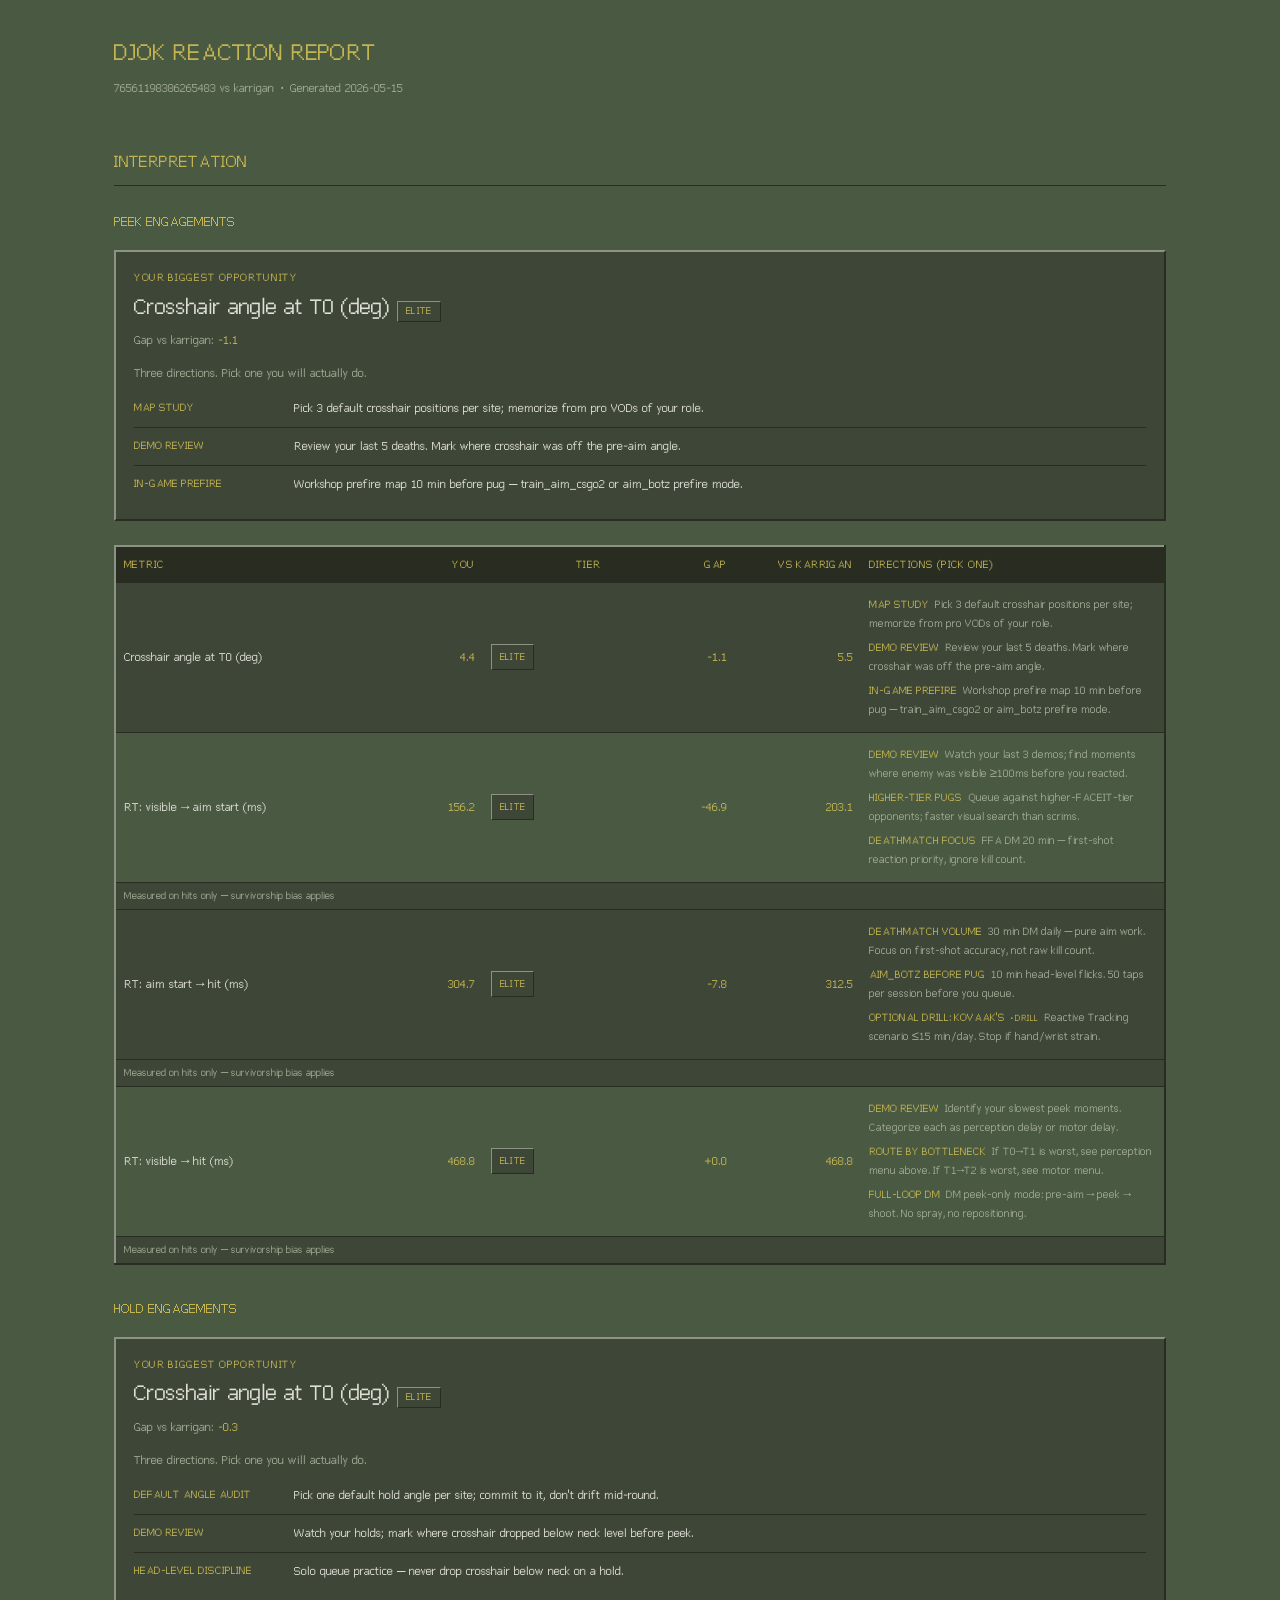
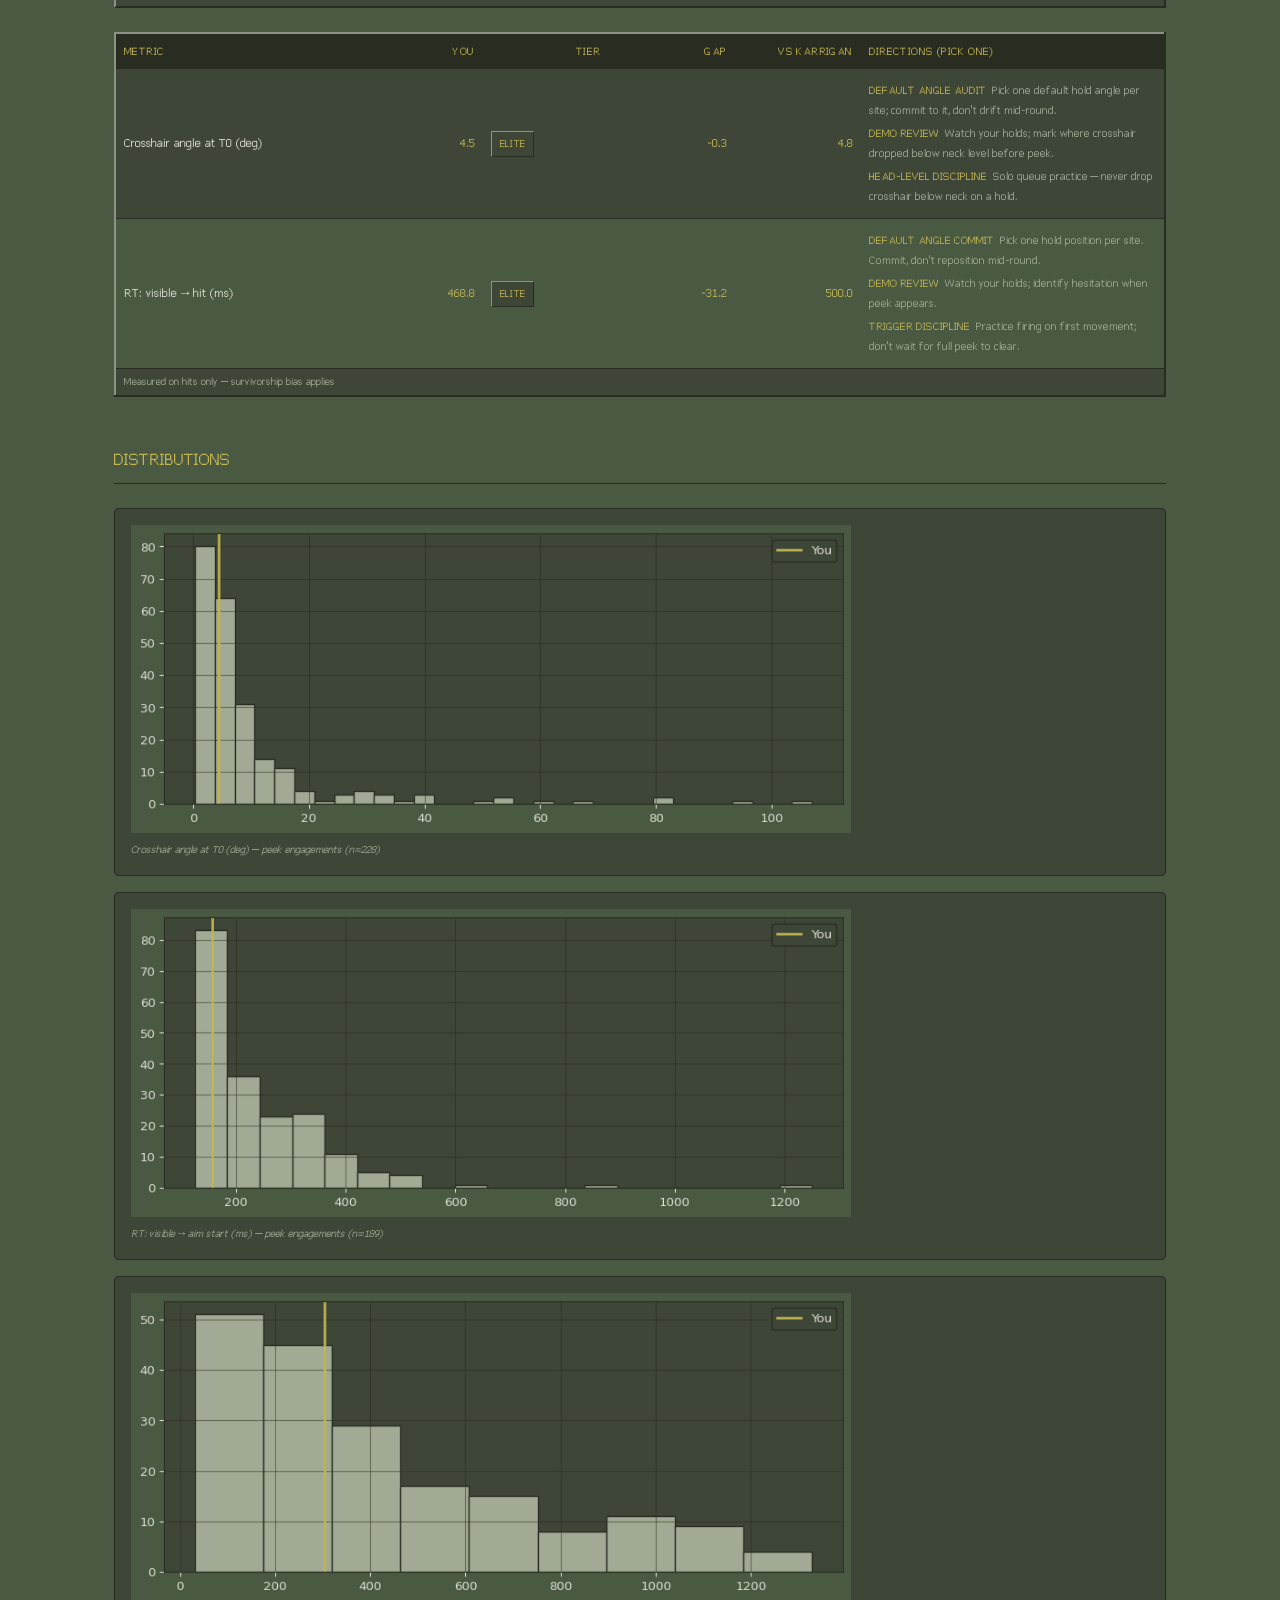
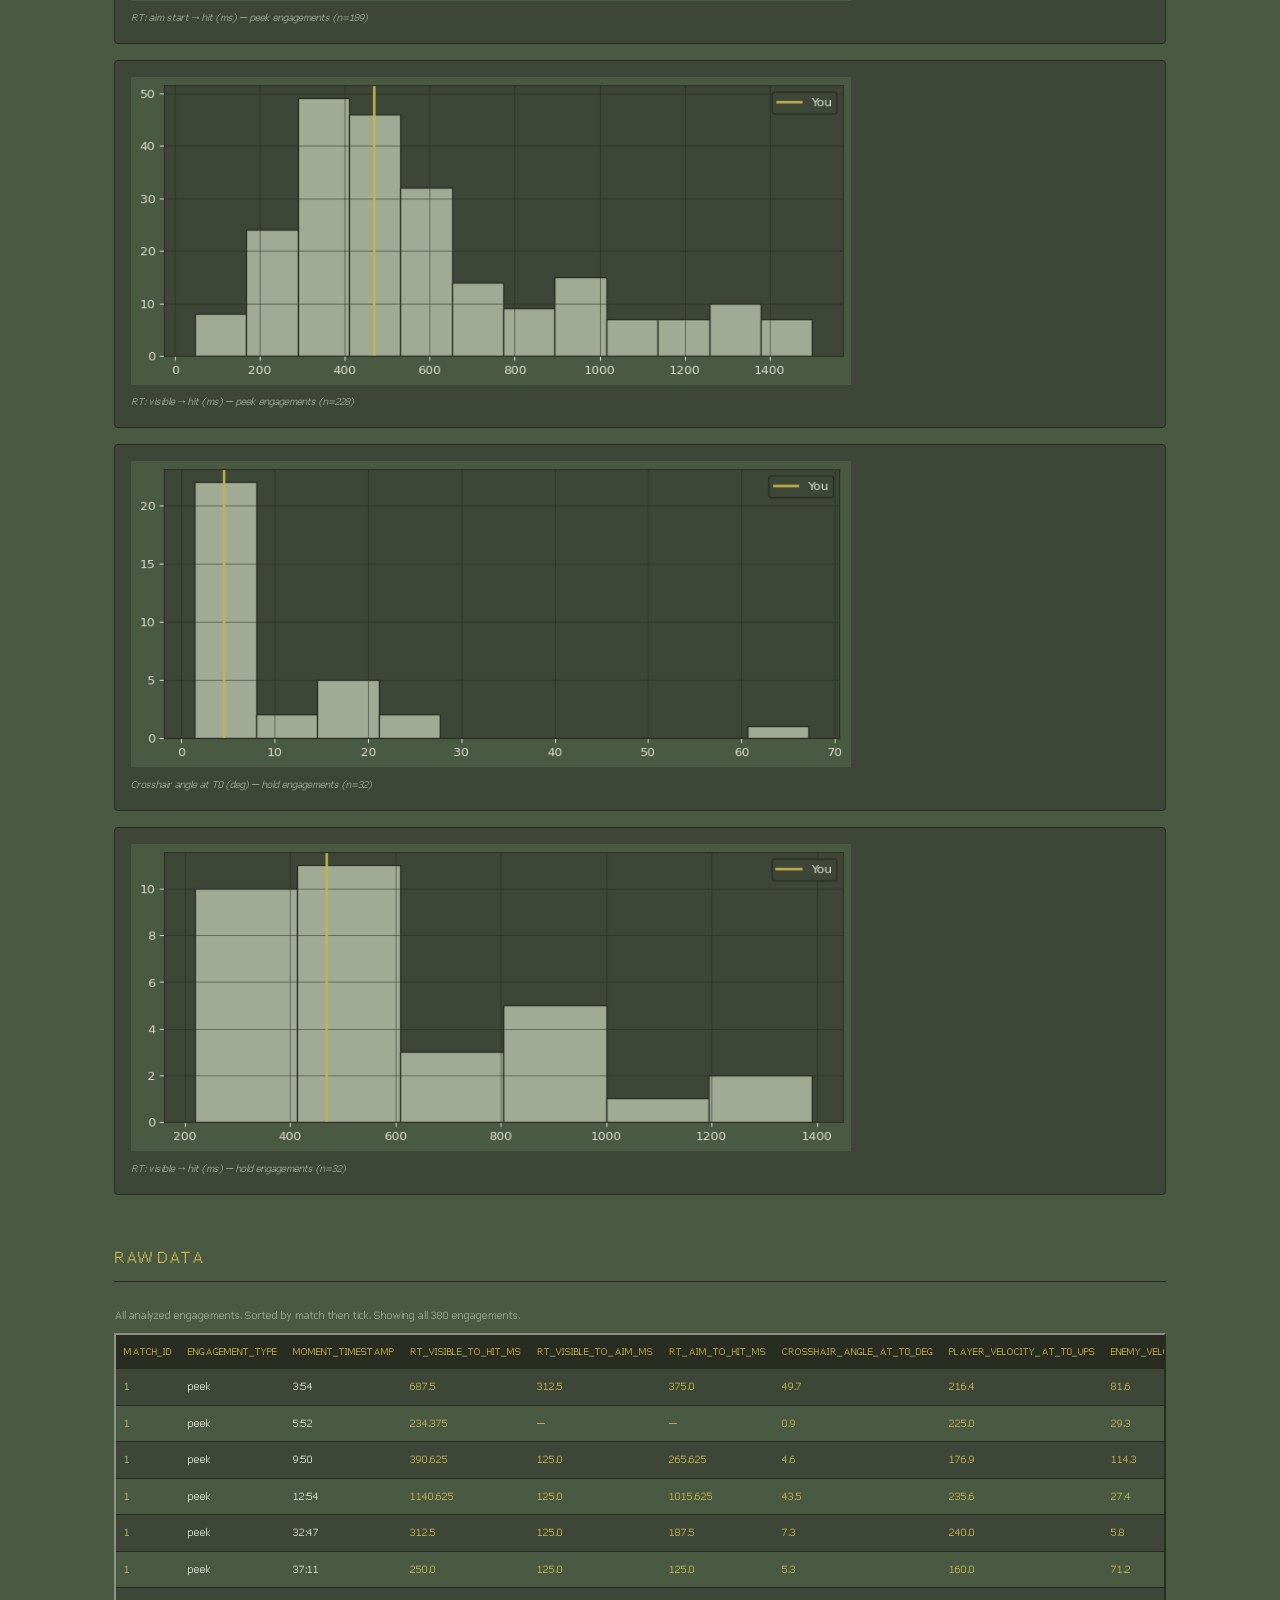
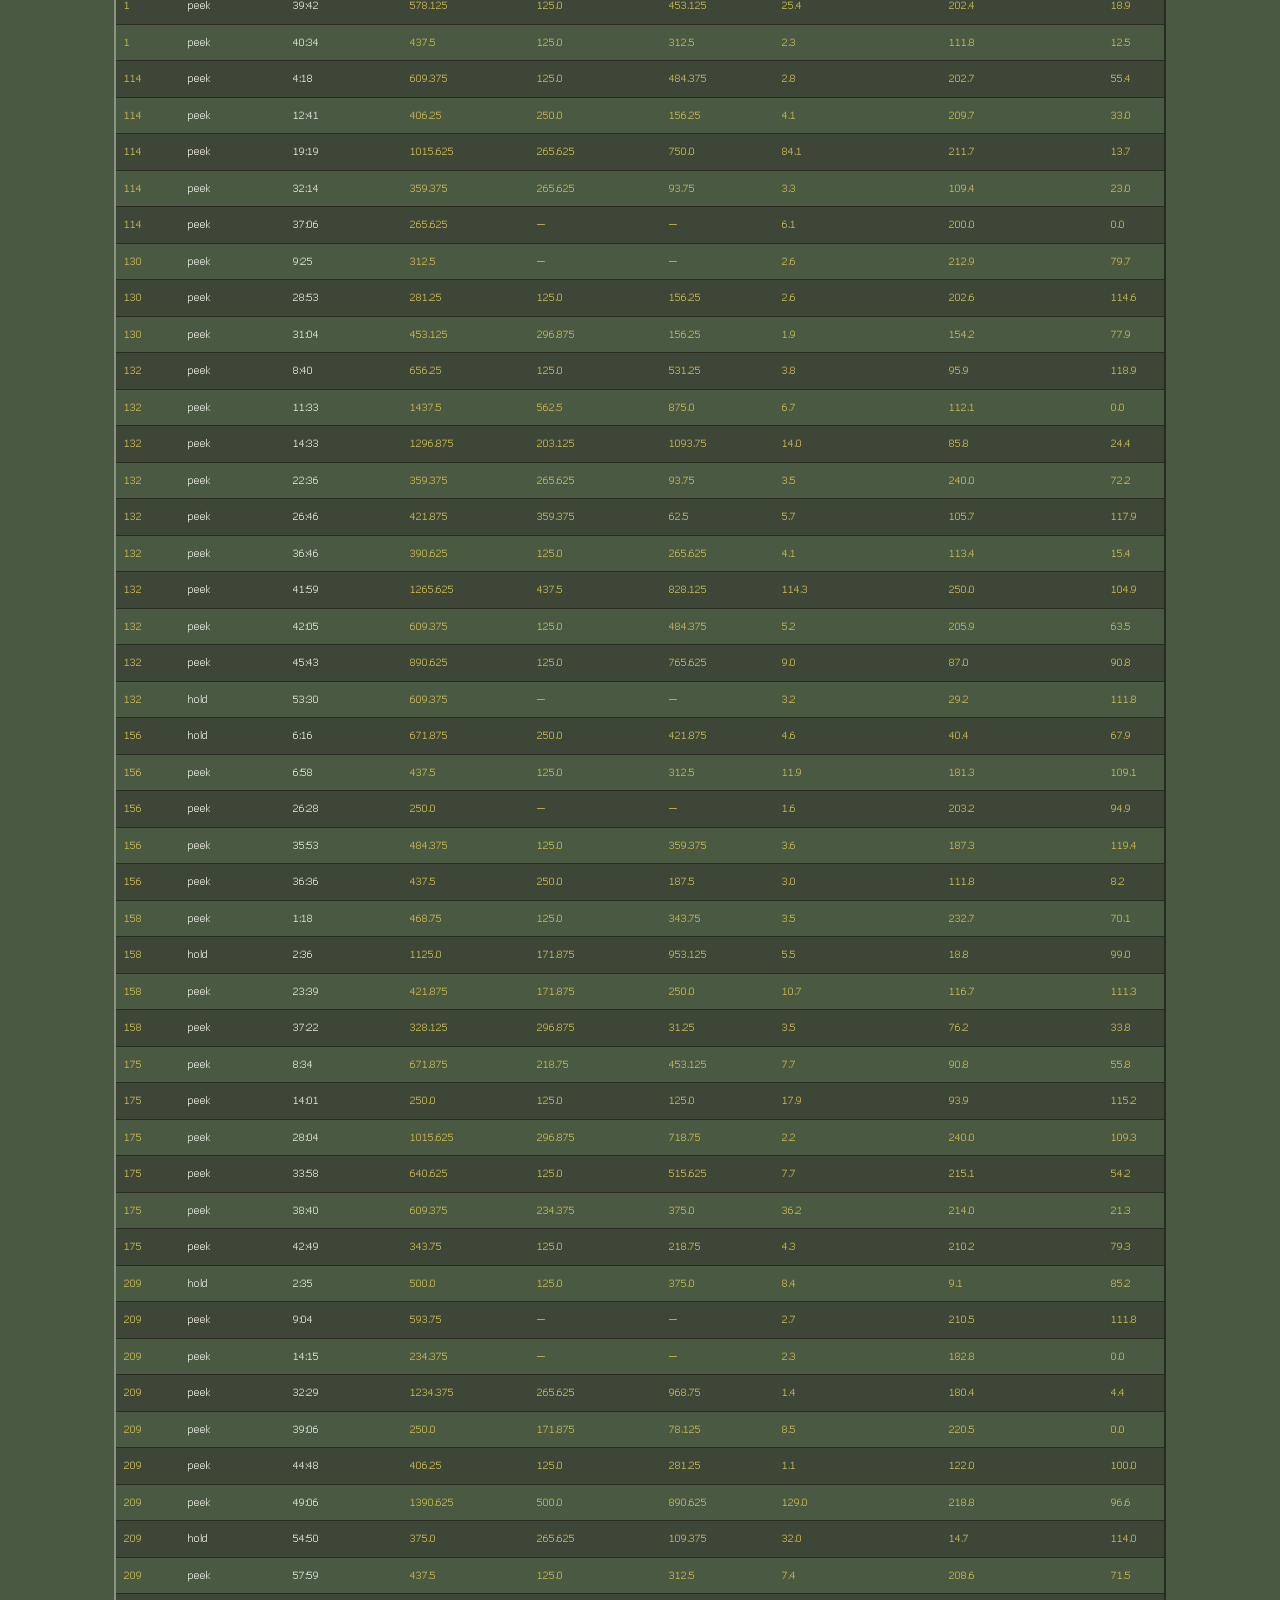
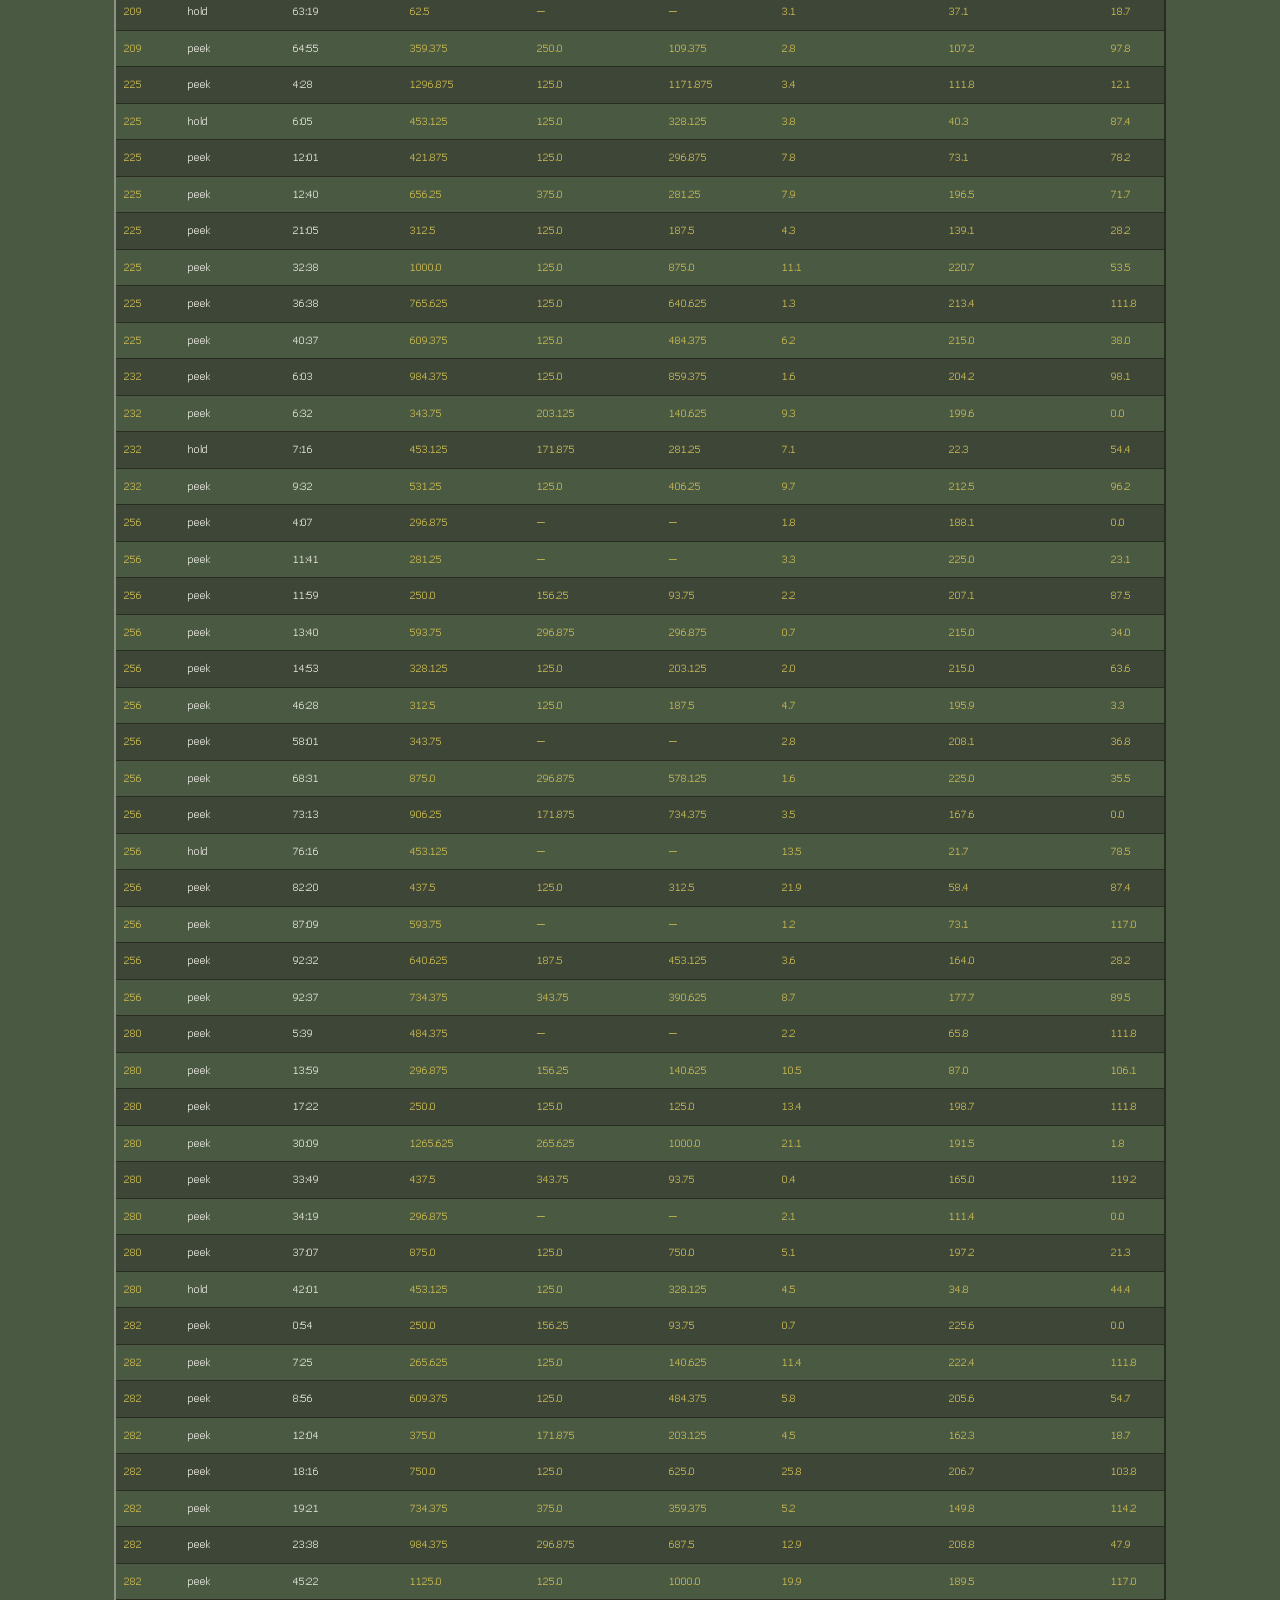
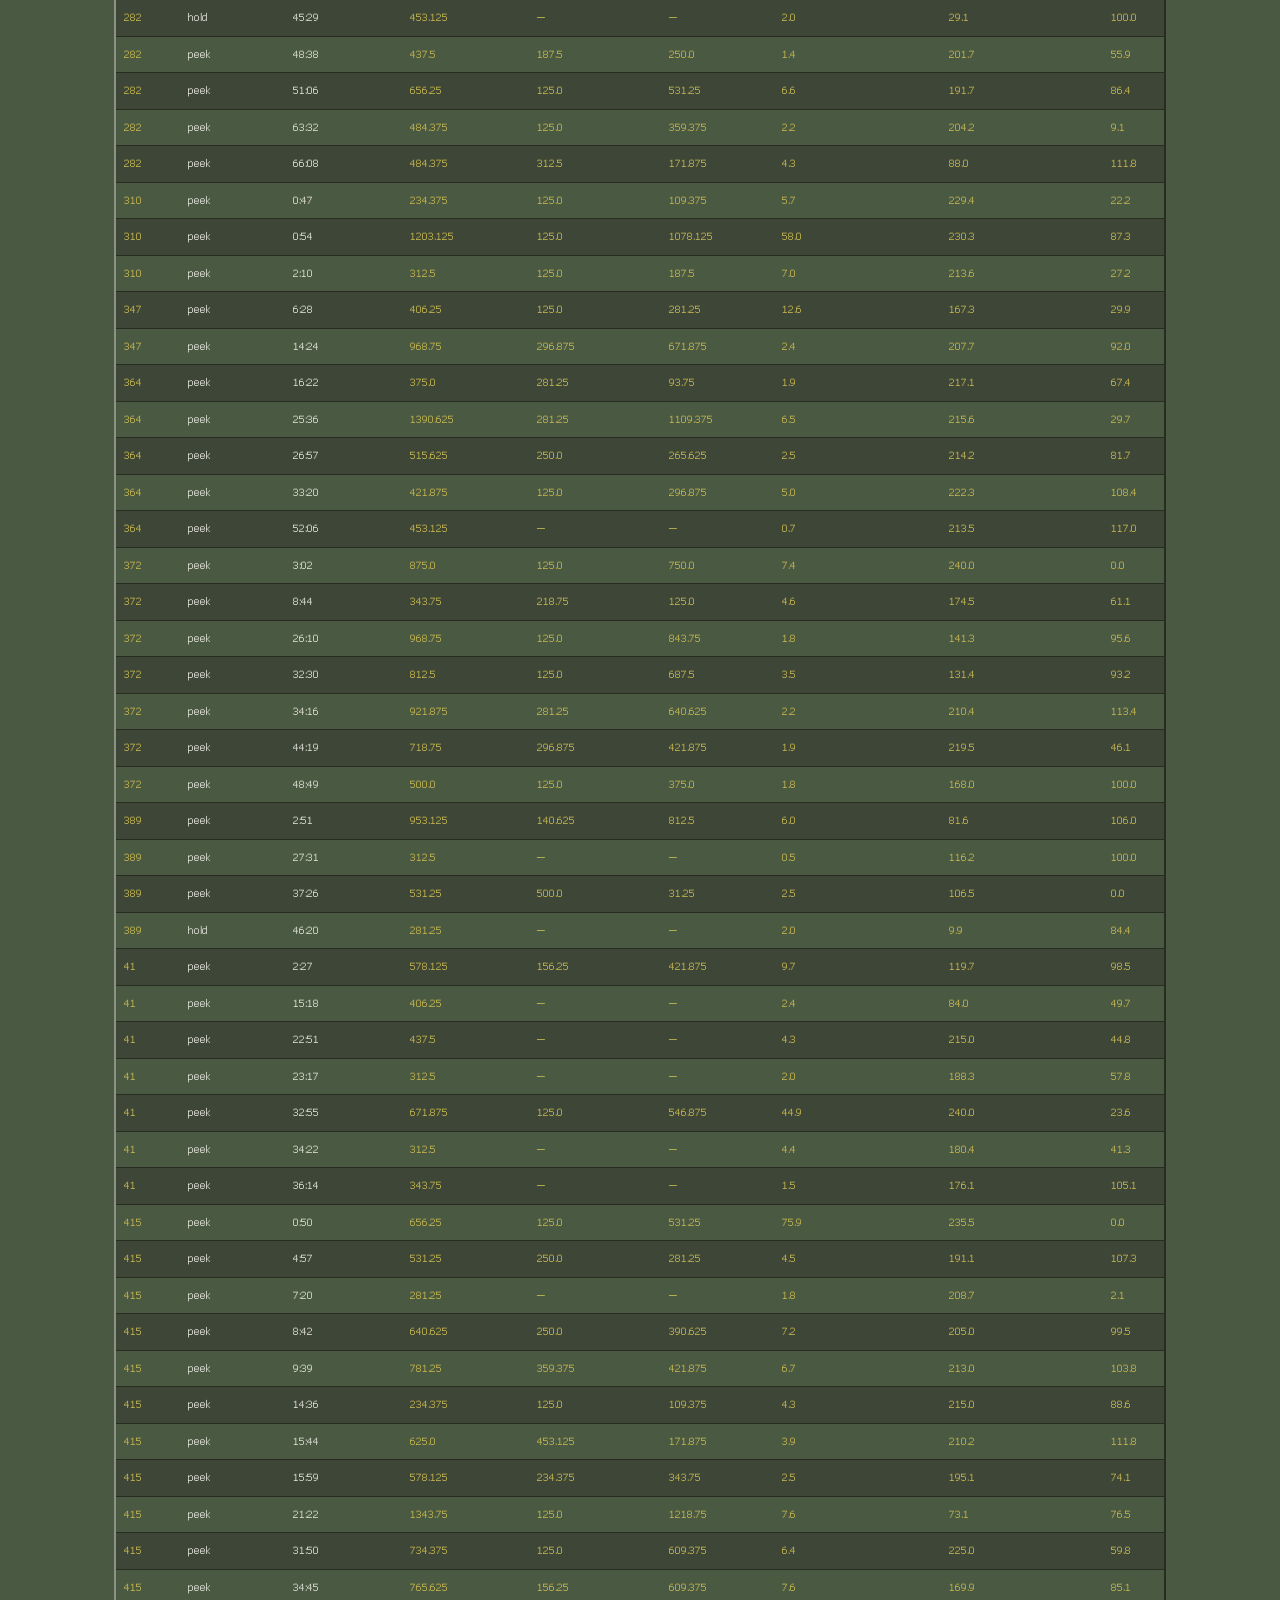
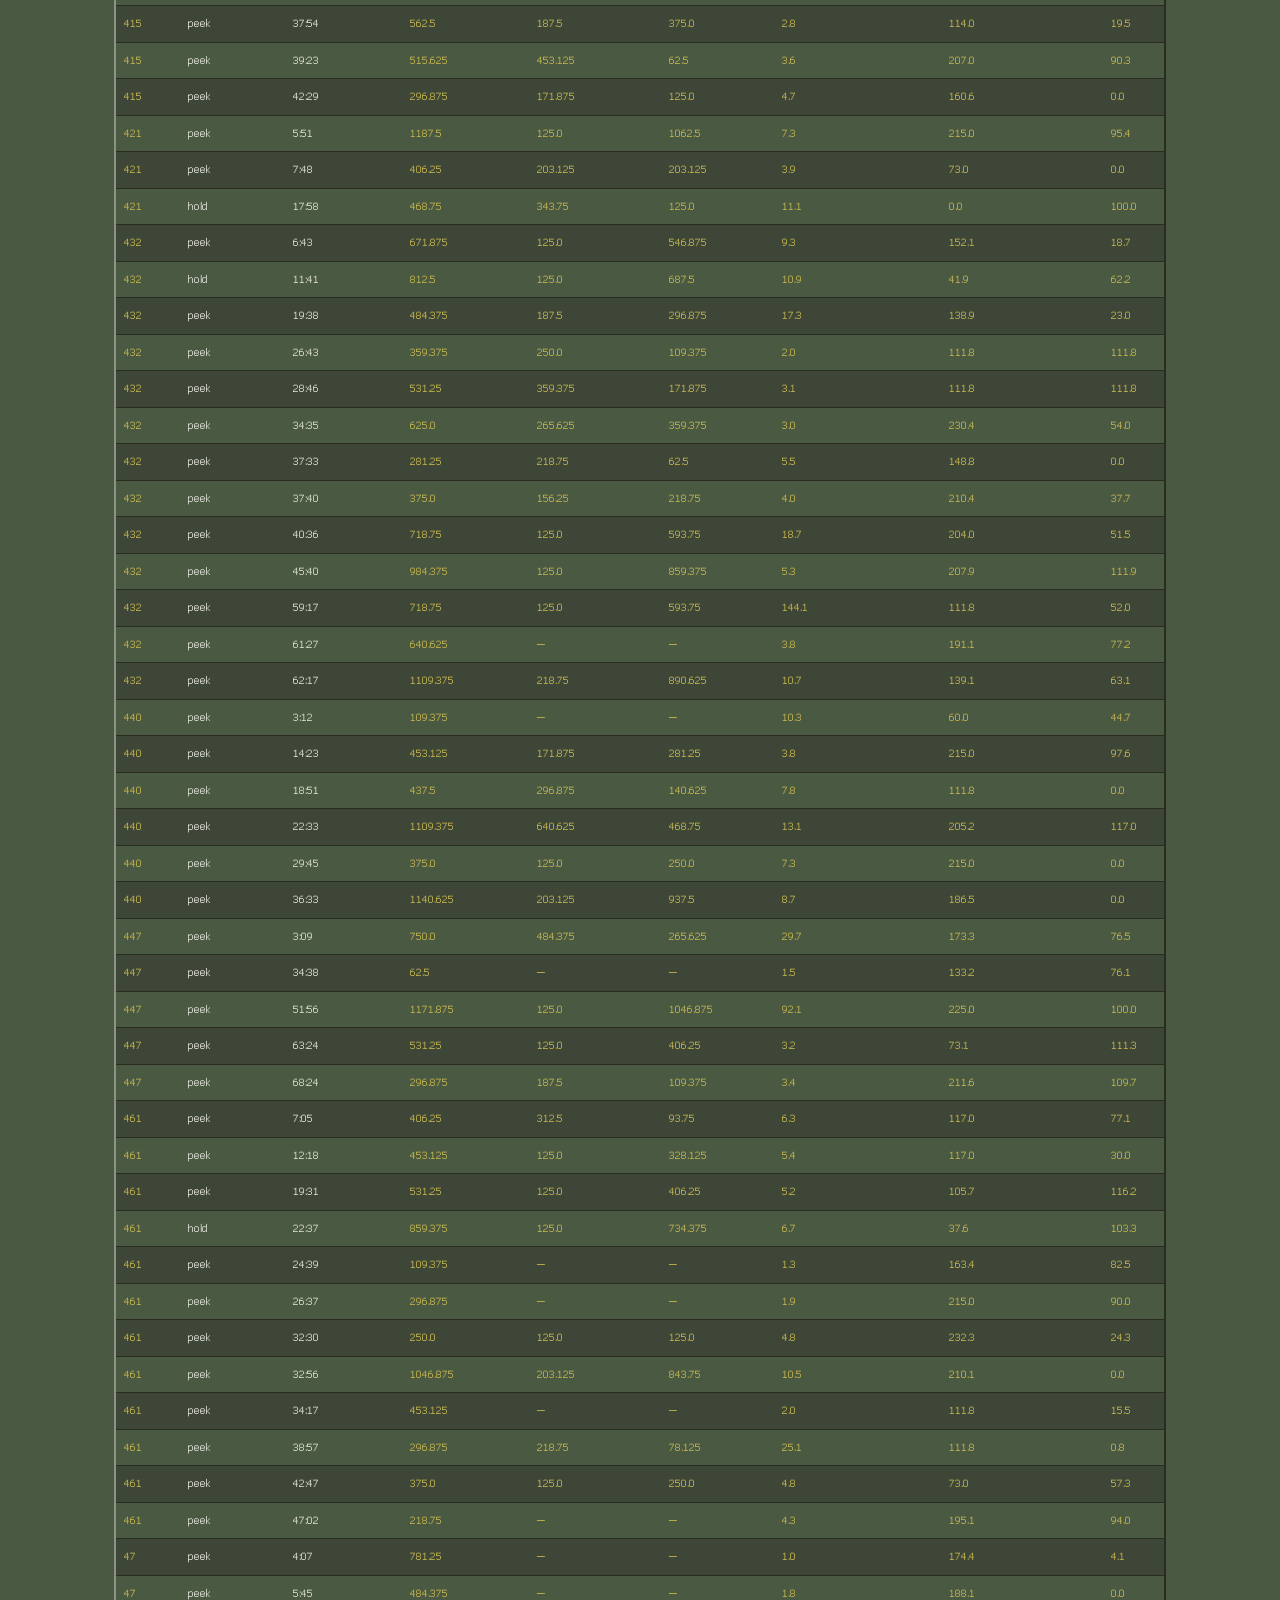
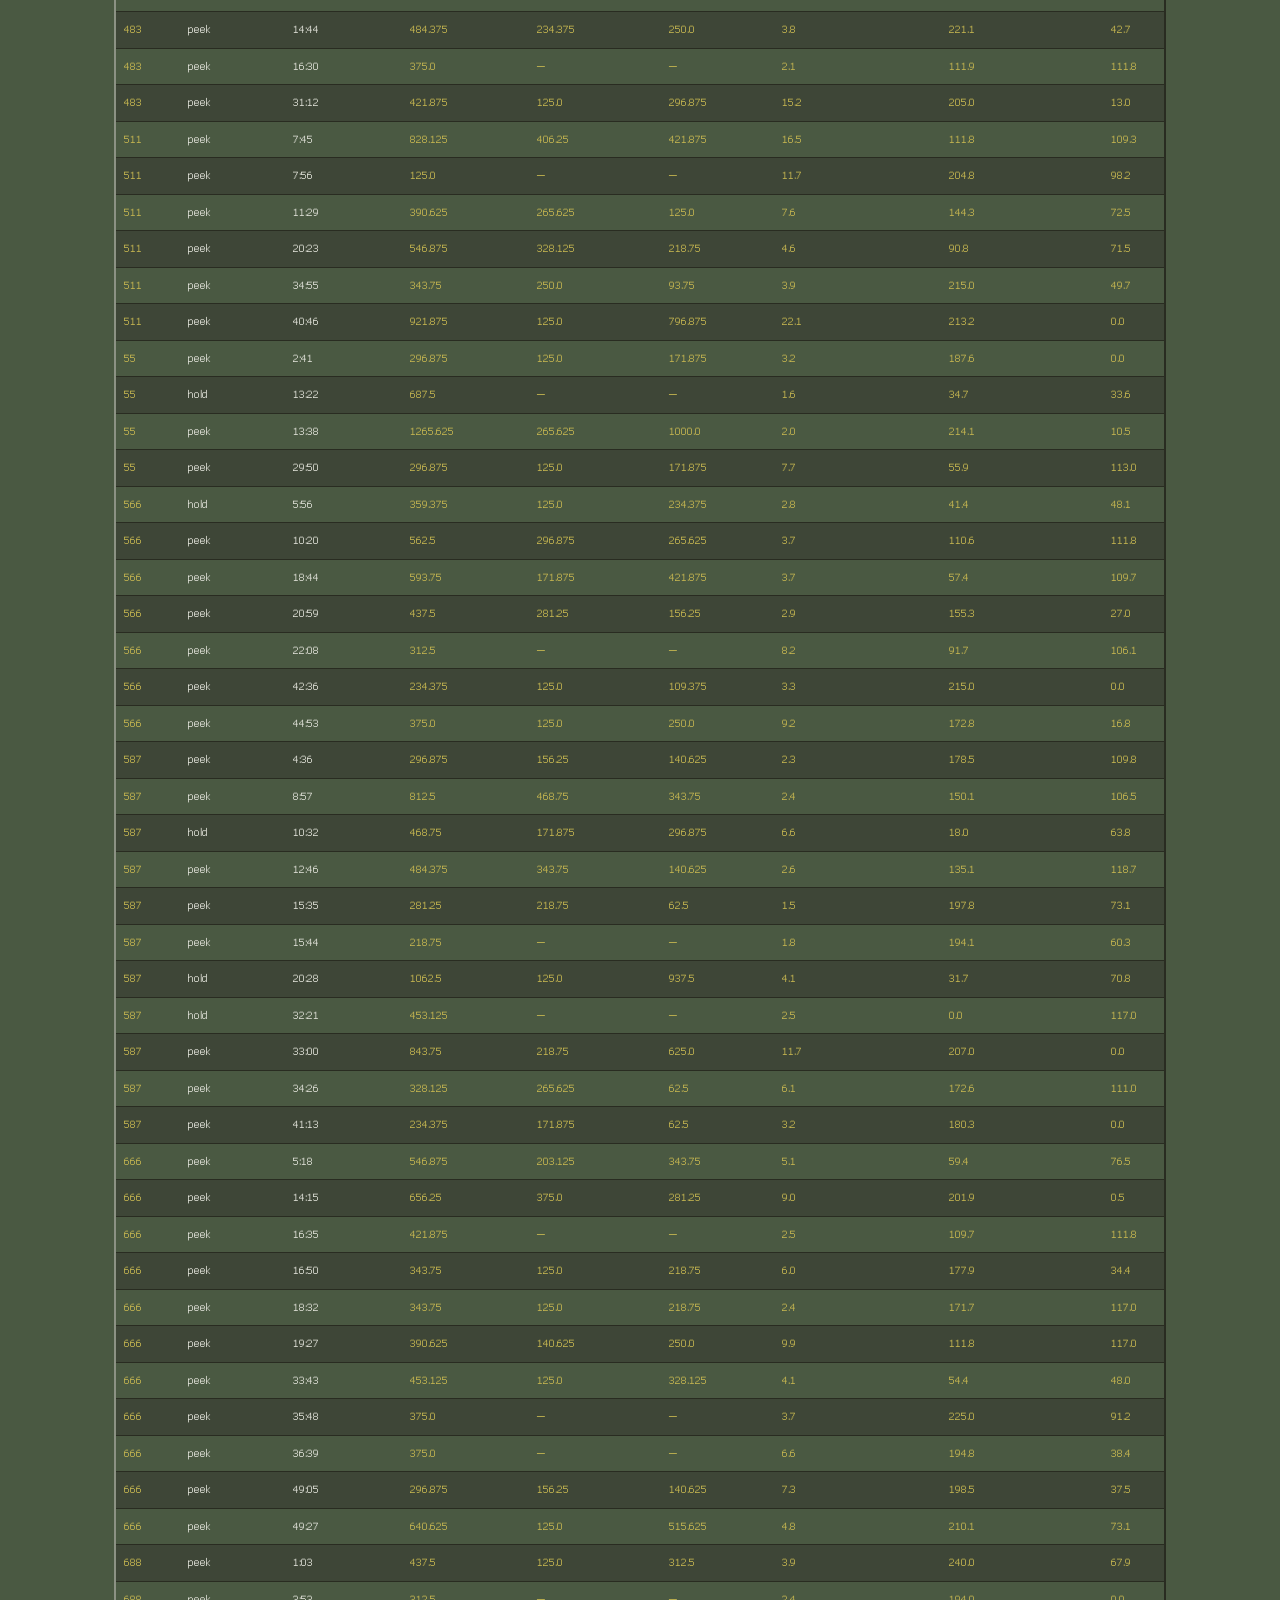
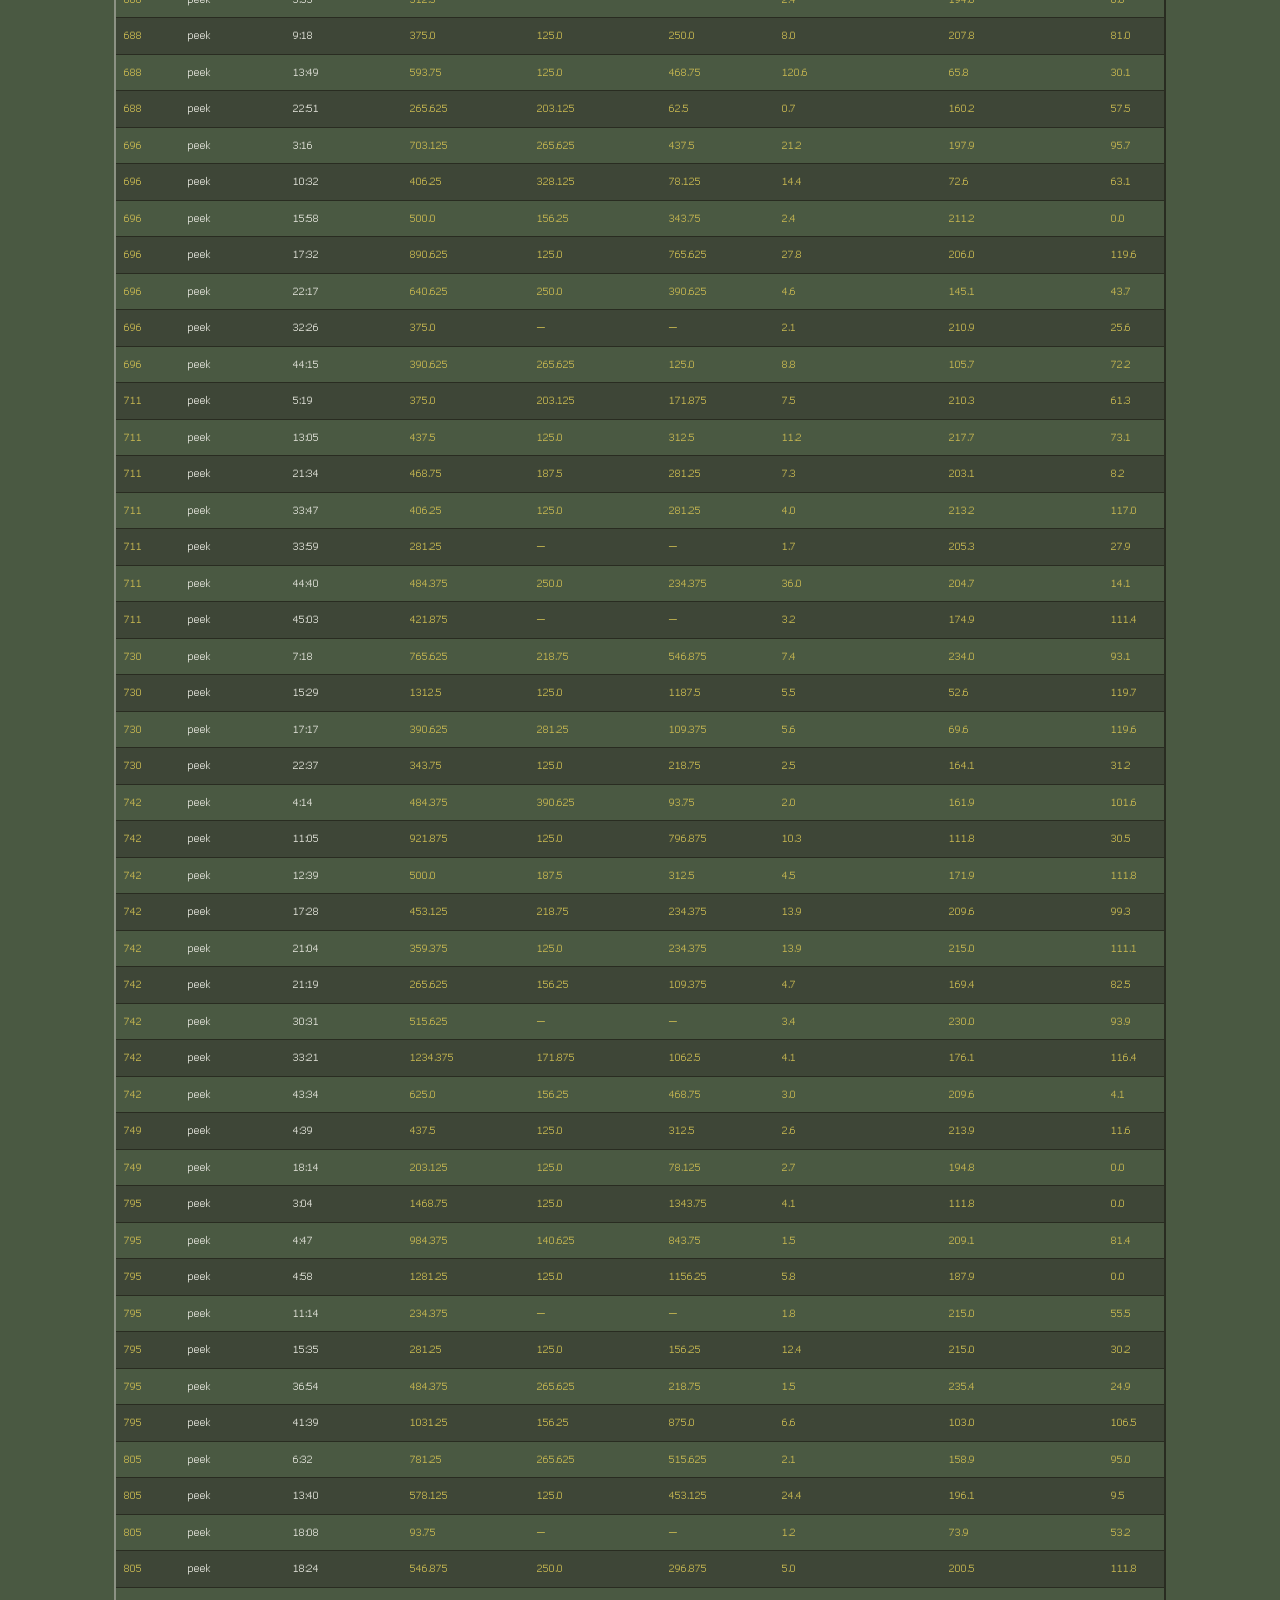
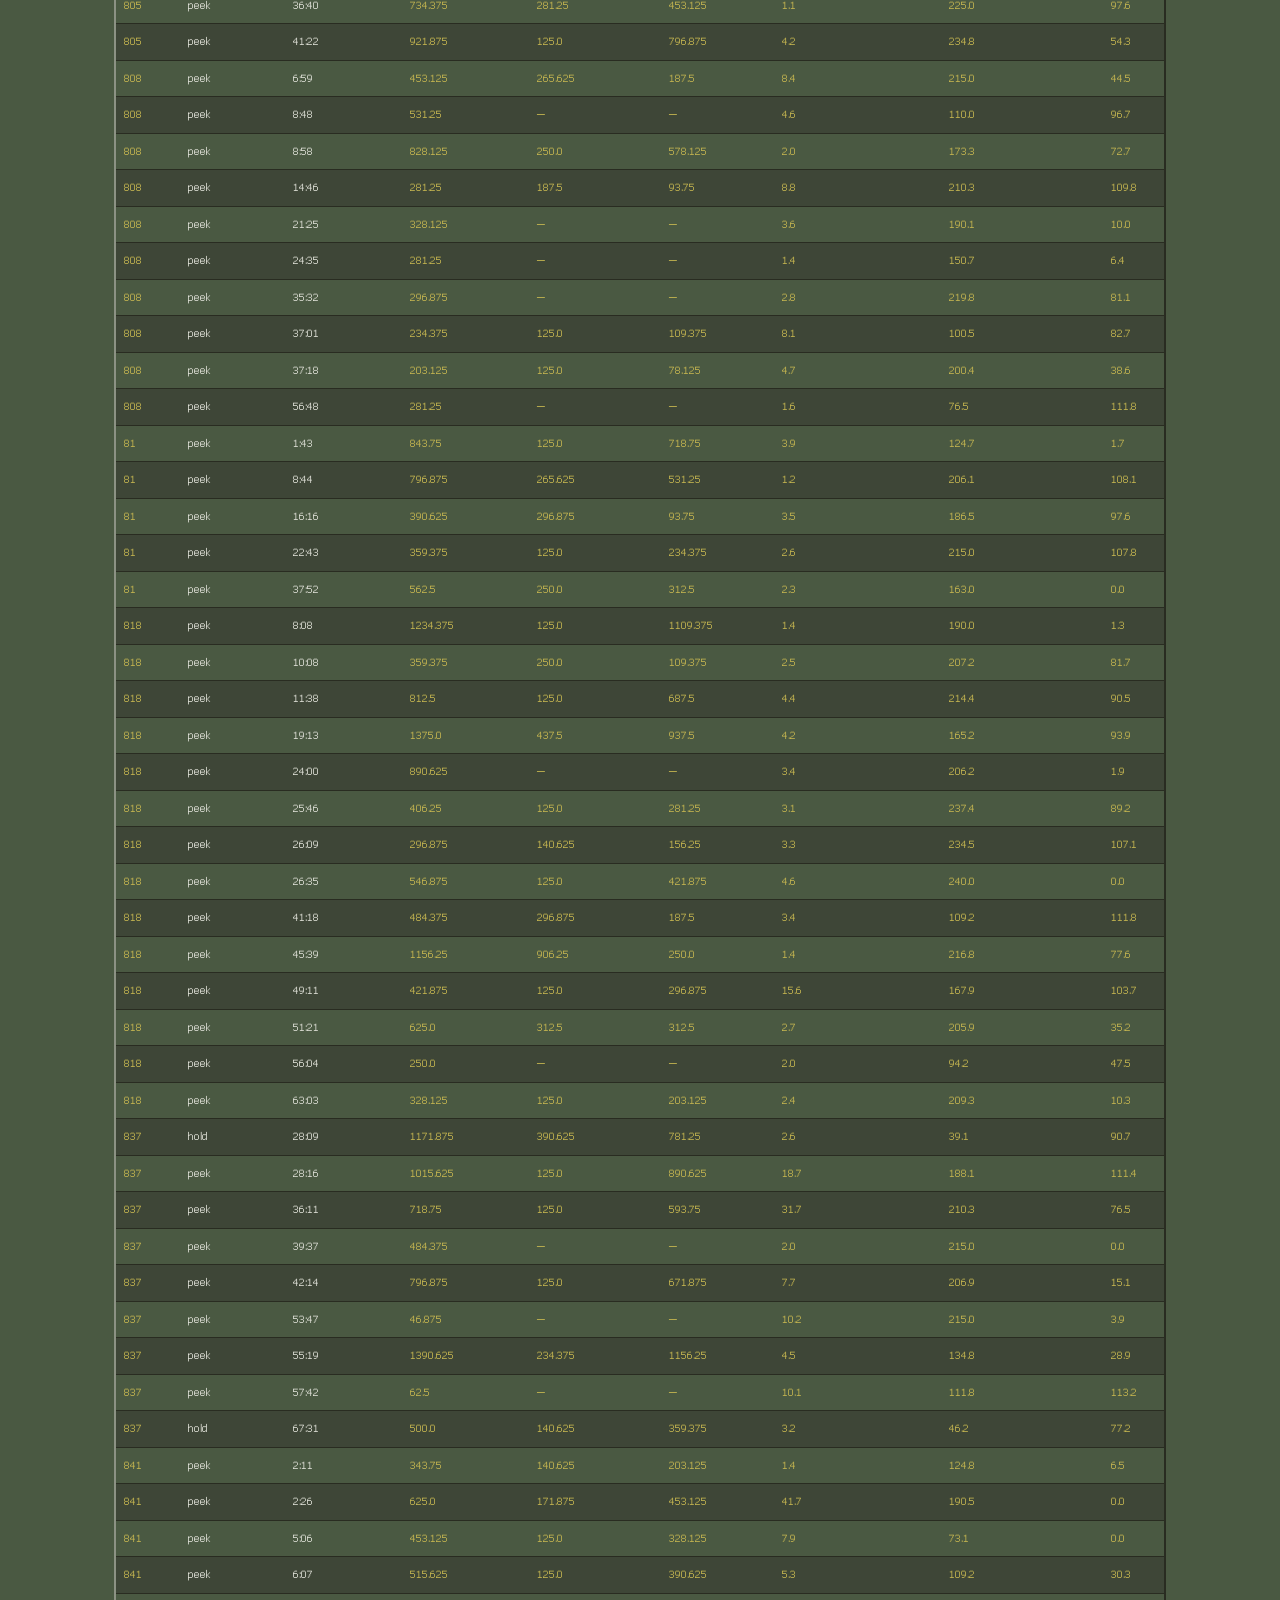
<file: sample-report.html>
<!DOCTYPE html>
<html lang="en">
<head>
<meta charset="UTF-8">
<meta name="viewport" content="width=device-width, initial-scale=1.0">
<title>Djok Report — 76561198386265483</title>
<style>
@font-face { font-family:'ArialPixel'; font-style:normal; font-weight:400; src: url([data-uri]) format('truetype'); font-display:swap; }
* { box-sizing: border-box; margin: 0; padding: 0; font-family: 'ArialPixel', Consolas, 'Courier New', monospace; }
body {
    background: #4a5942;
    color: #dedfd6;
    font-family: 'ArialPixel', Consolas, 'Courier New', monospace;
    font-size: 15px;
    line-height: 1.5;
    padding: 32px 24px 64px;
    max-width: 1100px;
    margin: 0 auto;
}
h1 {
    font-size: 28px;
    font-weight: 400;
    color: #c4b550;
    text-transform: uppercase;
    margin-bottom: 4px;
    letter-spacing: 0;
}
.sub-header {
    font-size: 14px;
    color: #a0aa95;
    margin-bottom: 48px;
}
.section { margin-bottom: 48px; }
.section-header {
    font-size: 20px;
    font-weight: 400;
    color: #c4b550;
    text-transform: uppercase;
    margin-bottom: 24px;
    padding-bottom: 8px;
    border-bottom: 1px solid #292c21;
}
.sub-section-header {
    font-size: 16px;
    font-weight: 400;
    color: #c4b550;
    text-transform: uppercase;
    margin: 24px 0 16px;
}
/* CS 1.6 bevel — 4-side border, no radius */
.worst-card {
    background: #3e4637;
    border-top: 2px solid #8c9284;
    border-left: 2px solid #8c9284;
    border-right: 2px solid #292c21;
    border-bottom: 2px solid #292c21;
    border-radius: 0;
    padding: 16px 18px;
    margin-bottom: 24px;
}
.worst-card-label {
    font-size: 13px;
    color: #c4b550;
    text-transform: uppercase;
    letter-spacing: 0.05em;
    margin-bottom: 6px;
}
.worst-card-metric {
    font-size: 26px;
    font-weight: 400;
    color: #dedfd6;
    line-height: 1.1;
    margin-bottom: 8px;
}
.worst-card-gap {
    font-size: 14px;
    color: #a0aa95;
    margin-bottom: 8px;
}
.worst-card-gap .mono { color: #c4b550; }
.worst-card-drill {
    font-size: 14px;
    color: #dedfd6;
    margin-top: 8px;
}
.menu-intro {
    font-size: 14px;
    color: #a0aa95;
    margin: 12px 0 6px;
}
.direction-list {
    list-style: none;
    padding: 0;
    margin: 0;
}
.direction-list li {
    padding: 8px 0;
    border-bottom: 1px solid #292c21;
    display: flex;
    gap: 10px;
}
.direction-list li:last-child { border-bottom: none; }
.direction-list .dir-title {
    color: #c4b550;
    font-weight: 400;
    flex: 0 0 150px;
    font-size: 13px;
    text-transform: uppercase;
}
.direction-list .dir-body {
    color: #dedfd6;
    flex: 1;
    font-size: 14px;
}
.direction-list .dir-drill-badge {
    display: inline-block;
    background: #292c21;
    color: #c4b550;
    font-size: 11px;
    padding: 1px 6px;
    margin-right: 6px;
    border-radius: 0;
    text-transform: uppercase;
}
.tier-table td.col-direction { width: 29%; }
.tier-table .table-directions {
    list-style: none;
    padding: 0;
    margin: 0;
    font-size: 13px;
}
.tier-table .table-directions li {
    padding: 2px 0;
    color: #a0aa95;
}
.tier-table .table-directions li .t-title {
    color: #c4b550;
    font-weight: 400;
    margin-right: 6px;
    text-transform: uppercase;
}
.tier-table .table-directions .t-drill-mark {
    color: #c4b550;
    font-size: 11px;
    margin-left: 4px;
}
/* Tier table — CS console panel */
.tier-table {
    width: 100%;
    border-collapse: collapse;
    margin-bottom: 32px;
    background: #3e4637;
    border-top: 2px solid #8c9284;
    border-left: 2px solid #8c9284;
    border-right: 2px solid #292c21;
    border-bottom: 2px solid #292c21;
}
.tier-table th {
    background: #292c21;
    color: #c4b550;
    font-size: 13px;
    font-weight: 400;
    text-transform: uppercase;
    padding: 8px;
    text-align: left;
    letter-spacing: 0.03em;
}
.tier-table th:nth-child(2),
.tier-table th:nth-child(3),
.tier-table th:nth-child(4),
.tier-table th:nth-child(5) { text-align: right; }
.tier-table td {
    padding: 10px 8px;
    border-bottom: 1px solid #292c21;
    font-size: 14px;
    vertical-align: middle;
    color: #dedfd6;
}
.tier-table tr.odd td { background: #3e4637; }
.tier-table tr.even td { background: #4a5942; }
.tier-table td.mono { text-align: right; color: #c4b550; }
.tier-table td.col-metric { width: 25%; color: #dedfd6; }
.tier-table td.col-you { width: 10%; }
.tier-table td.col-tier { width: 12%; }
.tier-table td.col-gap { width: 12%; }
.tier-table td.col-bm { width: 12%; }
.tier-badge {
    font-size: 12px;
    padding: 3px 8px;
    border-radius: 0;
    display: inline-block;
    white-space: nowrap;
    background: #3e4637;
    border-top: 1px solid #8c9284;
    border-left: 1px solid #8c9284;
    border-right: 1px solid #292c21;
    border-bottom: 1px solid #292c21;
    text-transform: uppercase;
    letter-spacing: 0.03em;
}
.caveat-row td {
    color: #a0aa95;
    font-size: 12px;
    padding: 4px 8px;
    background: #3e4637;
}
/* Charts placeholder */
#charts-section {
    min-height: 40px;
    background: #3e4637;
    border-top: 2px solid #8c9284;
    border-left: 2px solid #8c9284;
    border-right: 2px solid #292c21;
    border-bottom: 2px solid #292c21;
    border-radius: 0;
    padding: 16px;
    color: #a0aa95;
    font-size: 14px;
}
/* Raw data table */
.raw-table {
    width: 100%;
    border-collapse: collapse;
    font-size: 13px;
    overflow-x: auto;
    display: block;
    background: #3e4637;
    border-top: 2px solid #8c9284;
    border-left: 2px solid #8c9284;
    border-right: 2px solid #292c21;
    border-bottom: 2px solid #292c21;
}
.raw-table th {
    background: #292c21;
    color: #c4b550;
    font-size: 12px;
    font-weight: 400;
    text-transform: uppercase;
    padding: 8px;
    text-align: left;
    white-space: nowrap;
}
.raw-table td {
    padding: 8px;
    border-bottom: 1px solid #292c21;
    white-space: nowrap;
    color: #dedfd6;
}
.raw-table tr.odd td { background: #3e4637; }
.raw-table tr.even td { background: #4a5942; }
.raw-table td.mono { color: #c4b550; }
.table-caption {
    font-size: 13px;
    color: #a0aa95;
    margin-bottom: 8px;
}
</style>
</head>
<body>
<h1>Djok Reaction Report</h1>
<div class="sub-header">76561198386265483 vs karrigan · Generated 2026-05-15</div>
<div class="section">
<h2 class="section-header">Interpretation</h2>
<h3 class="sub-section-header">Peek engagements</h3><div class="worst-card">
  <div class="worst-card-label">Your biggest opportunity</div>
  <div class="worst-card-metric">Crosshair angle at T0 (deg) <span class="tier-badge" style="color:#c4b550">Elite</span></div>
  <div class="worst-card-gap">Gap vs karrigan: <span class="mono">-1.1</span></div>
  <p class="menu-intro">Three directions. Pick one you will actually do.</p><ul class="direction-list"><li><span class="dir-title">Map study</span><span class="dir-body">Pick 3 default crosshair positions per site; memorize from pro VODs of your role.</span></li><li><span class="dir-title">Demo review</span><span class="dir-body">Review your last 5 deaths. Mark where crosshair was off the pre-aim angle.</span></li><li><span class="dir-title">In-game prefire</span><span class="dir-body">Workshop prefire map 10 min before pug — train_aim_csgo2 or aim_botz prefire mode.</span></li></ul>
</div><table class="tier-table">
<thead>
<tr>
  <th class="col-metric">Metric</th>
  <th class="col-you">You</th>
  <th class="col-tier">Tier</th>
  <th class="col-gap">Gap</th>
  <th class="col-bm">vs karrigan</th>
  <th class="col-direction">Directions (pick one)</th>
</tr>
</thead>
<tbody><tr class="odd"><td class="col-metric">Crosshair angle at T0 (deg)</td><td class="col-you mono">4.4</td><td class="col-tier"><span class="tier-badge" style="color:#c4b550">Elite</span></td><td class="col-gap mono">-1.1</td><td class="col-bm mono">5.5</td><td class="col-direction"><ul class="table-directions"><li><span class="t-title">Map study</span>Pick 3 default crosshair positions per site; memorize from pro VODs of your role.</li><li><span class="t-title">Demo review</span>Review your last 5 deaths. Mark where crosshair was off the pre-aim angle.</li><li><span class="t-title">In-game prefire</span>Workshop prefire map 10 min before pug — train_aim_csgo2 or aim_botz prefire mode.</li></ul></td></tr>
<tr class="even"><td class="col-metric">RT: visible → aim start (ms)</td><td class="col-you mono">156.2</td><td class="col-tier"><span class="tier-badge" style="color:#c4b550">Elite</span></td><td class="col-gap mono">-46.9</td><td class="col-bm mono">203.1</td><td class="col-direction"><ul class="table-directions"><li><span class="t-title">Demo review</span>Watch your last 3 demos; find moments where enemy was visible ≥100ms before you reacted.</li><li><span class="t-title">Higher-tier pugs</span>Queue against higher-FACEIT-tier opponents; faster visual search than scrims.</li><li><span class="t-title">Deathmatch focus</span>FFA DM 20 min — first-shot reaction priority, ignore kill count.</li></ul></td></tr>
<tr class="caveat-row"><td colspan="6">Measured on hits only — survivorship bias applies</td></tr>
<tr class="odd"><td class="col-metric">RT: aim start → hit (ms)</td><td class="col-you mono">304.7</td><td class="col-tier"><span class="tier-badge" style="color:#c4b550">Elite</span></td><td class="col-gap mono">-7.8</td><td class="col-bm mono">312.5</td><td class="col-direction"><ul class="table-directions"><li><span class="t-title">Deathmatch volume</span>30 min DM daily — pure aim work. Focus on first-shot accuracy, not raw kill count.</li><li><span class="t-title">Aim_botz before pug</span>10 min head-level flicks. 50 taps per session before you queue.</li><li><span class="t-title">Optional drill: KovaaK's<span class="t-drill-mark">·drill</span></span>Reactive Tracking scenario ≤15 min/day. Stop if hand/wrist strain.</li></ul></td></tr>
<tr class="caveat-row"><td colspan="6">Measured on hits only — survivorship bias applies</td></tr>
<tr class="even"><td class="col-metric">RT: visible → hit (ms)</td><td class="col-you mono">468.8</td><td class="col-tier"><span class="tier-badge" style="color:#c4b550">Elite</span></td><td class="col-gap mono">+0.0</td><td class="col-bm mono">468.8</td><td class="col-direction"><ul class="table-directions"><li><span class="t-title">Demo review</span>Identify your slowest peek moments. Categorize each as perception delay or motor delay.</li><li><span class="t-title">Route by bottleneck</span>If T0→T1 is worst, see perception menu above. If T1→T2 is worst, see motor menu.</li><li><span class="t-title">Full-loop DM</span>DM peek-only mode: pre-aim → peek → shoot. No spray, no repositioning.</li></ul></td></tr>
<tr class="caveat-row"><td colspan="6">Measured on hits only — survivorship bias applies</td></tr></tbody></table>
<h3 class="sub-section-header">Hold engagements</h3><div class="worst-card">
  <div class="worst-card-label">Your biggest opportunity</div>
  <div class="worst-card-metric">Crosshair angle at T0 (deg) <span class="tier-badge" style="color:#c4b550">Elite</span></div>
  <div class="worst-card-gap">Gap vs karrigan: <span class="mono">-0.3</span></div>
  <p class="menu-intro">Three directions. Pick one you will actually do.</p><ul class="direction-list"><li><span class="dir-title">Default angle audit</span><span class="dir-body">Pick one default hold angle per site; commit to it, don't drift mid-round.</span></li><li><span class="dir-title">Demo review</span><span class="dir-body">Watch your holds; mark where crosshair dropped below neck level before peek.</span></li><li><span class="dir-title">Head-level discipline</span><span class="dir-body">Solo queue practice — never drop crosshair below neck on a hold.</span></li></ul>
</div><table class="tier-table">
<thead>
<tr>
  <th class="col-metric">Metric</th>
  <th class="col-you">You</th>
  <th class="col-tier">Tier</th>
  <th class="col-gap">Gap</th>
  <th class="col-bm">vs karrigan</th>
  <th class="col-direction">Directions (pick one)</th>
</tr>
</thead>
<tbody><tr class="odd"><td class="col-metric">Crosshair angle at T0 (deg)</td><td class="col-you mono">4.5</td><td class="col-tier"><span class="tier-badge" style="color:#c4b550">Elite</span></td><td class="col-gap mono">-0.3</td><td class="col-bm mono">4.8</td><td class="col-direction"><ul class="table-directions"><li><span class="t-title">Default angle audit</span>Pick one default hold angle per site; commit to it, don't drift mid-round.</li><li><span class="t-title">Demo review</span>Watch your holds; mark where crosshair dropped below neck level before peek.</li><li><span class="t-title">Head-level discipline</span>Solo queue practice — never drop crosshair below neck on a hold.</li></ul></td></tr>
<tr class="even"><td class="col-metric">RT: visible → hit (ms)</td><td class="col-you mono">468.8</td><td class="col-tier"><span class="tier-badge" style="color:#c4b550">Elite</span></td><td class="col-gap mono">-31.2</td><td class="col-bm mono">500.0</td><td class="col-direction"><ul class="table-directions"><li><span class="t-title">Default angle commit</span>Pick one hold position per site. Commit, don't reposition mid-round.</li><li><span class="t-title">Demo review</span>Watch your holds; identify hesitation when peek appears.</li><li><span class="t-title">Trigger discipline</span>Practice firing on first movement; don't wait for full peek to clear.</li></ul></td></tr>
<tr class="caveat-row"><td colspan="6">Measured on hits only — survivorship bias applies</td></tr></tbody></table>
</div>
<div class="section">
<h2 class="section-header">Distributions</h2>
<div style="background:#3e4637;border:1px solid #292c21;border-radius:4px;padding:16px;margin-bottom:16px;"><img src="[data-uri]" style="width:100%;max-width:720px;" /><p style="color:#a0aa95;font-size:12px;font-style:italic;">Crosshair angle at T0 (deg) — peek engagements (n=228)</p></div>
<div style="background:#3e4637;border:1px solid #292c21;border-radius:4px;padding:16px;margin-bottom:16px;"><img src="[data-uri]" style="width:100%;max-width:720px;" /><p style="color:#a0aa95;font-size:12px;font-style:italic;">RT: visible → aim start (ms) — peek engagements (n=189)</p></div>
<div style="background:#3e4637;border:1px solid #292c21;border-radius:4px;padding:16px;margin-bottom:16px;"><img src="[data-uri]" style="width:100%;max-width:720px;" /><p style="color:#a0aa95;font-size:12px;font-style:italic;">RT: aim start → hit (ms) — peek engagements (n=189)</p></div>
<div style="background:#3e4637;border:1px solid #292c21;border-radius:4px;padding:16px;margin-bottom:16px;"><img src="[data-uri]" style="width:100%;max-width:720px;" /><p style="color:#a0aa95;font-size:12px;font-style:italic;">RT: visible → hit (ms) — peek engagements (n=228)</p></div>
<div style="background:#3e4637;border:1px solid #292c21;border-radius:4px;padding:16px;margin-bottom:16px;"><img src="[data-uri]" style="width:100%;max-width:720px;" /><p style="color:#a0aa95;font-size:12px;font-style:italic;">Crosshair angle at T0 (deg) — hold engagements (n=32)</p></div>
<div style="background:#3e4637;border:1px solid #292c21;border-radius:4px;padding:16px;margin-bottom:16px;"><img src="[data-uri]" style="width:100%;max-width:720px;" /><p style="color:#a0aa95;font-size:12px;font-style:italic;">RT: visible → hit (ms) — hold engagements (n=32)</p></div>
</div>
<div class="section">
<h2 class="section-header">Raw Data</h2>
<p class="table-caption">All analyzed engagements. Sorted by match then tick. Showing all 380 engagements.</p><table class="raw-table"><thead><tr><th>match_id</th><th>engagement_type</th><th>moment_timestamp</th><th>rt_visible_to_hit_ms</th><th>rt_visible_to_aim_ms</th><th>rt_aim_to_hit_ms</th><th>crosshair_angle_at_t0_deg</th><th>player_velocity_at_t0_ups</th><th>enemy_velocity_at_t0_ups</th><th>description</th><th>t0_source</th><th>t0_manual_tick</th><th>t1_aim_start_tick</th><th>t2_first_hit_tick</th><th>target_enemy_id</th><th>demo_name</th><th>player_steamid</th><th>map_name</th><th>round_time_s</th><th>round_phase</th><th>round_number</th></tr></thead><tbody><tr class="odd"><td class="mono">1</td><td class="">peek</td><td class="">3:54</td><td class="mono">687.5</td><td class="mono">312.5</td><td class="mono">375.0</td><td class="mono">49.7</td><td class="mono">216.4</td><td class="mono">81.6</td><td class="">bulk_auto first_hit=14990</td><td class="">BVH+AABB</td><td class="mono">14946</td><td class="mono">14966.0</td><td class="mono">14990</td><td class="mono">76561198195642865</td><td class="">9z-vs-spirit-m1-overpass.dem</td><td class="mono">76561198386265483</td><td class="">de_overpass</td><td class="mono">1:10</td><td class="">mid</td><td class="">3</td></tr><tr class="even"><td class="mono">1</td><td class="">peek</td><td class="">5:52</td><td class="mono">234.375</td><td class="mono">—</td><td class="mono">—</td><td class="mono">0.9</td><td class="mono">225.0</td><td class="mono">29.3</td><td class="">bulk_auto first_hit=22576</td><td class="">BVH+AABB</td><td class="mono">22561</td><td class="mono">—</td><td class="mono">22576</td><td class="mono">76561198216891576</td><td class="">9z-vs-spirit-m1-overpass.dem</td><td class="mono">76561198386265483</td><td class="">de_overpass</td><td class="mono">0:24</td><td class="">late</td><td class="">4</td></tr><tr class="odd"><td class="mono">1</td><td class="">peek</td><td class="">9:50</td><td class="mono">390.625</td><td class="mono">125.0</td><td class="mono">265.625</td><td class="mono">4.6</td><td class="mono">176.9</td><td class="mono">114.3</td><td class="">bulk_auto first_hit=37818</td><td class="">BVH+AABB</td><td class="mono">37793</td><td class="mono">37801.0</td><td class="mono">37818</td><td class="mono">76561198067722198</td><td class="">9z-vs-spirit-m1-overpass.dem</td><td class="mono">76561198386265483</td><td class="">de_overpass</td><td class="mono">0:56</td><td class="">mid</td><td class="">6</td></tr><tr class="even"><td class="mono">1</td><td class="">peek</td><td class="">12:54</td><td class="mono">1140.625</td><td class="mono">125.0</td><td class="mono">1015.625</td><td class="mono">43.5</td><td class="mono">235.6</td><td class="mono">27.4</td><td class="">bulk_auto first_hit=49585</td><td class="">BVH+AABB</td><td class="mono">49512</td><td class="mono">49520.0</td><td class="mono">49585</td><td class="mono">76561198195642865</td><td class="">9z-vs-spirit-m1-overpass.dem</td><td class="mono">76561198386265483</td><td class="">de_overpass</td><td class="mono">0:15</td><td class="">late</td><td class="">7</td></tr><tr class="odd"><td class="mono">1</td><td class="">peek</td><td class="">32:47</td><td class="mono">312.5</td><td class="mono">125.0</td><td class="mono">187.5</td><td class="mono">7.3</td><td class="mono">240.0</td><td class="mono">5.8</td><td class="">bulk_auto first_hit=125921</td><td class="">BVH+AABB</td><td class="mono">125901</td><td class="mono">125909.0</td><td class="mono">125921</td><td class="mono">76561198195642865</td><td class="">9z-vs-spirit-m1-overpass.dem</td><td class="mono">76561198386265483</td><td class="">de_overpass</td><td class="mono">0:45</td><td class="">mid</td><td class="">15</td></tr><tr class="even"><td class="mono">1</td><td class="">peek</td><td class="">37:11</td><td class="mono">250.0</td><td class="mono">125.0</td><td class="mono">125.0</td><td class="mono">5.3</td><td class="mono">160.0</td><td class="mono">71.2</td><td class="">bulk_auto first_hit=142835</td><td class="">BVH+AABB</td><td class="mono">142819</td><td class="mono">142827.0</td><td class="mono">142835</td><td class="mono">76561198242950384</td><td class="">9z-vs-spirit-m1-overpass.dem</td><td class="mono">76561198386265483</td><td class="">de_overpass</td><td class="mono">0:36</td><td class="">late</td><td class="">17</td></tr><tr class="odd"><td class="mono">1</td><td class="">peek</td><td class="">39:42</td><td class="mono">578.125</td><td class="mono">125.0</td><td class="mono">453.125</td><td class="mono">25.4</td><td class="mono">202.4</td><td class="mono">18.9</td><td class="">bulk_auto first_hit=152499</td><td class="">BVH+AABB</td><td class="mono">152462</td><td class="mono">152470.0</td><td class="mono">152499</td><td class="mono">76561198067722198</td><td class="">9z-vs-spirit-m1-overpass.dem</td><td class="mono">76561198386265483</td><td class="">de_overpass</td><td class="mono">0:27</td><td class="">late</td><td class="">18</td></tr><tr class="even"><td class="mono">1</td><td class="">peek</td><td class="">40:34</td><td class="mono">437.5</td><td class="mono">125.0</td><td class="mono">312.5</td><td class="mono">2.3</td><td class="mono">111.8</td><td class="mono">12.5</td><td class="">bulk_auto first_hit=155808</td><td class="">BVH+AABB</td><td class="mono">155780</td><td class="mono">155788.0</td><td class="mono">155808</td><td class="mono">76561198319723208</td><td class="">9z-vs-spirit-m1-overpass.dem</td><td class="mono">76561198386265483</td><td class="">de_overpass</td><td class="mono">1:37</td><td class="">early</td><td class="">19</td></tr><tr class="odd"><td class="mono">114</td><td class="">peek</td><td class="">4:18</td><td class="mono">609.375</td><td class="mono">125.0</td><td class="mono">484.375</td><td class="mono">2.8</td><td class="mono">202.7</td><td class="mono">55.4</td><td class="">bulk_auto first_hit=16573</td><td class="">BVH+AABB</td><td class="mono">16534</td><td class="mono">16542.0</td><td class="mono">16573</td><td class="mono">76561198074762801</td><td class="">falcons-vs-spirit-m1-dust2--iemRio.dem</td><td class="mono">76561198386265483</td><td class="">de_dust2</td><td class="mono">1:38</td><td class="">early</td><td class="">3</td></tr><tr class="even"><td class="mono">114</td><td class="">peek</td><td class="">12:41</td><td class="mono">406.25</td><td class="mono">250.0</td><td class="mono">156.25</td><td class="mono">4.1</td><td class="mono">209.7</td><td class="mono">33.0</td><td class="">bulk_auto first_hit=48711</td><td class="">BVH+AABB</td><td class="mono">48685</td><td class="mono">48701.0</td><td class="mono">48711</td><td class="mono">76561198074762801</td><td class="">falcons-vs-spirit-m1-dust2--iemRio.dem</td><td class="mono">76561198386265483</td><td class="">de_dust2</td><td class="mono">1:01</td><td class="">mid</td><td class="">7</td></tr><tr class="odd"><td class="mono">114</td><td class="">peek</td><td class="">19:19</td><td class="mono">1015.625</td><td class="mono">265.625</td><td class="mono">750.0</td><td class="mono">84.1</td><td class="mono">211.7</td><td class="mono">13.7</td><td class="">bulk_auto first_hit=74234</td><td class="">BVH+AABB</td><td class="mono">74169</td><td class="mono">74186.0</td><td class="mono">74234</td><td class="mono">76561199032006224</td><td class="">falcons-vs-spirit-m1-dust2--iemRio.dem</td><td class="mono">76561198386265483</td><td class="">de_dust2</td><td class="mono">1:14</td><td class="">mid</td><td class="">10</td></tr><tr class="even"><td class="mono">114</td><td class="">peek</td><td class="">32:14</td><td class="mono">359.375</td><td class="mono">265.625</td><td class="mono">93.75</td><td class="mono">3.3</td><td class="mono">109.4</td><td class="mono">23.0</td><td class="">bulk_auto first_hit=123818</td><td class="">BVH+AABB</td><td class="mono">123795</td><td class="mono">123812.0</td><td class="mono">123818</td><td class="mono">76561199032006224</td><td class="">falcons-vs-spirit-m1-dust2--iemRio.dem</td><td class="mono">76561198386265483</td><td class="">de_dust2</td><td class="mono">0:58</td><td class="">mid</td><td class="">15</td></tr><tr class="odd"><td class="mono">114</td><td class="">peek</td><td class="">37:06</td><td class="mono">265.625</td><td class="mono">—</td><td class="mono">—</td><td class="mono">6.1</td><td class="mono">200.0</td><td class="mono">0.0</td><td class="">bulk_auto first_hit=142489</td><td class="">BVH+AABB</td><td class="mono">142472</td><td class="mono">—</td><td class="mono">142489</td><td class="mono">76561198057282432</td><td class="">falcons-vs-spirit-m1-dust2--iemRio.dem</td><td class="mono">76561198386265483</td><td class="">de_dust2</td><td class="mono">1:02</td><td class="">mid</td><td class="">17</td></tr><tr class="even"><td class="mono">130</td><td class="">peek</td><td class="">9:25</td><td class="mono">312.5</td><td class="mono">—</td><td class="mono">—</td><td class="mono">2.6</td><td class="mono">212.9</td><td class="mono">79.7</td><td class="">bulk_auto first_hit=36183</td><td class="">BVH+AABB</td><td class="mono">36163</td><td class="mono">—</td><td class="mono">36183</td><td class="mono">76561198074762801</td><td class="">falcons-vs-spirit-m1-dust2.dem</td><td class="mono">76561198386265483</td><td class="">de_dust2</td><td class="mono">0:45</td><td class="">mid</td><td class="">6</td></tr><tr class="odd"><td class="mono">130</td><td class="">peek</td><td class="">28:53</td><td class="mono">281.25</td><td class="mono">125.0</td><td class="mono">156.25</td><td class="mono">2.6</td><td class="mono">202.6</td><td class="mono">114.6</td><td class="">bulk_auto first_hit=110965</td><td class="">BVH+AABB</td><td class="mono">110947</td><td class="mono">110955.0</td><td class="mono">110965</td><td class="mono">76561197996678278</td><td class="">falcons-vs-spirit-m1-dust2.dem</td><td class="mono">76561198386265483</td><td class="">de_dust2</td><td class="mono">1:00</td><td class="">mid</td><td class="">16</td></tr><tr class="even"><td class="mono">130</td><td class="">peek</td><td class="">31:04</td><td class="mono">453.125</td><td class="mono">296.875</td><td class="mono">156.25</td><td class="mono">1.9</td><td class="mono">154.2</td><td class="mono">77.9</td><td class="">bulk_auto first_hit=119356</td><td class="">BVH+AABB</td><td class="mono">119327</td><td class="mono">119346.0</td><td class="mono">119356</td><td class="mono">76561198074762801</td><td class="">falcons-vs-spirit-m1-dust2.dem</td><td class="mono">76561198386265483</td><td class="">de_dust2</td><td class="mono">1:04</td><td class="">mid</td><td class="">17</td></tr><tr class="odd"><td class="mono">132</td><td class="">peek</td><td class="">8:40</td><td class="mono">656.25</td><td class="mono">125.0</td><td class="mono">531.25</td><td class="mono">3.8</td><td class="mono">95.9</td><td class="mono">118.9</td><td class="">bulk_auto first_hit=33342</td><td class="">BVH+AABB</td><td class="mono">33300</td><td class="mono">33308.0</td><td class="mono">33342</td><td class="mono">76561199032006224</td><td class="">falcons-vs-spirit-m2-ancient.dem</td><td class="mono">76561198386265483</td><td class="">de_ancient</td><td class="mono">1:32</td><td class="">early</td><td class="">6</td></tr><tr class="even"><td class="mono">132</td><td class="">peek</td><td class="">11:33</td><td class="mono">1437.5</td><td class="mono">562.5</td><td class="mono">875.0</td><td class="mono">6.7</td><td class="mono">112.1</td><td class="mono">0.0</td><td class="">bulk_auto first_hit=44409</td><td class="">BVH+AABB</td><td class="mono">44317</td><td class="mono">44353.0</td><td class="mono">44409</td><td class="mono">76561199032006224</td><td class="">falcons-vs-spirit-m2-ancient.dem</td><td class="mono">76561198386265483</td><td class="">de_ancient</td><td class="mono">1:00</td><td class="">mid</td><td class="">7</td></tr><tr class="odd"><td class="mono">132</td><td class="">peek</td><td class="">14:33</td><td class="mono">1296.875</td><td class="mono">203.125</td><td class="mono">1093.75</td><td class="mono">14.0</td><td class="mono">85.8</td><td class="mono">24.4</td><td class="">bulk_auto first_hit=55923</td><td class="">BVH+AABB</td><td class="mono">56045</td><td class="mono">56058.0</td><td class="mono">56128</td><td class="mono">76561199032006224</td><td class="">falcons-vs-spirit-m2-ancient.dem</td><td class="mono">76561198386265483</td><td class="">de_ancient</td><td class="mono">1:28</td><td class="">early</td><td class="">9</td></tr><tr class="even"><td class="mono">132</td><td class="">peek</td><td class="">22:36</td><td class="mono">359.375</td><td class="mono">265.625</td><td class="mono">93.75</td><td class="mono">3.5</td><td class="mono">240.0</td><td class="mono">72.2</td><td class="">bulk_auto first_hit=86814</td><td class="">BVH+AABB</td><td class="mono">86791</td><td class="mono">86808.0</td><td class="mono">86814</td><td class="mono">76561198041683378</td><td class="">falcons-vs-spirit-m2-ancient.dem</td><td class="mono">76561198386265483</td><td class="">de_ancient</td><td class="mono">1:29</td><td class="">early</td><td class="">13</td></tr><tr class="odd"><td class="mono">132</td><td class="">peek</td><td class="">26:46</td><td class="mono">421.875</td><td class="mono">359.375</td><td class="mono">62.5</td><td class="mono">5.7</td><td class="mono">105.7</td><td class="mono">117.9</td><td class="">bulk_auto first_hit=102804</td><td class="">BVH+AABB</td><td class="mono">102777</td><td class="mono">102800.0</td><td class="mono">102804</td><td class="mono">76561197996678278</td><td class="">falcons-vs-spirit-m2-ancient.dem</td><td class="mono">76561198386265483</td><td class="">de_ancient</td><td class="mono">1:24</td><td class="">early</td><td class="">15</td></tr><tr class="even"><td class="mono">132</td><td class="">peek</td><td class="">36:46</td><td class="mono">390.625</td><td class="mono">125.0</td><td class="mono">265.625</td><td class="mono">4.1</td><td class="mono">113.4</td><td class="mono">15.4</td><td class="">bulk_auto first_hit=141237</td><td class="">BVH+AABB</td><td class="mono">141212</td><td class="mono">141220.0</td><td class="mono">141237</td><td class="mono">76561197996678278</td><td class="">falcons-vs-spirit-m2-ancient.dem</td><td class="mono">76561198386265483</td><td class="">de_ancient</td><td class="mono">1:33</td><td class="">early</td><td class="">20</td></tr><tr class="odd"><td class="mono">132</td><td class="">peek</td><td class="">41:59</td><td class="mono">1265.625</td><td class="mono">437.5</td><td class="mono">828.125</td><td class="mono">114.3</td><td class="mono">250.0</td><td class="mono">104.9</td><td class="">bulk_auto first_hit=161270</td><td class="">BVH+AABB</td><td class="mono">161189</td><td class="mono">161217.0</td><td class="mono">161270</td><td class="mono">76561198057282432</td><td class="">falcons-vs-spirit-m2-ancient.dem</td><td class="mono">76561198386265483</td><td class="">de_ancient</td><td class="mono">0:14</td><td class="">late</td><td class="">22</td></tr><tr class="even"><td class="mono">132</td><td class="">peek</td><td class="">42:05</td><td class="mono">609.375</td><td class="mono">125.0</td><td class="mono">484.375</td><td class="mono">5.2</td><td class="mono">205.9</td><td class="mono">63.5</td><td class="">bulk_auto first_hit=161649</td><td class="">BVH+AABB</td><td class="mono">161610</td><td class="mono">161618.0</td><td class="mono">161649</td><td class="mono">76561198057282432</td><td class="">falcons-vs-spirit-m2-ancient.dem</td><td class="mono">76561198386265483</td><td class="">de_ancient</td><td class="mono">0:08</td><td class="">late</td><td class="">22</td></tr><tr class="odd"><td class="mono">132</td><td class="">peek</td><td class="">45:43</td><td class="mono">890.625</td><td class="mono">125.0</td><td class="mono">765.625</td><td class="mono">9.0</td><td class="mono">87.0</td><td class="mono">90.8</td><td class="">bulk_auto first_hit=175554</td><td class="">BVH+AABB</td><td class="mono">175497</td><td class="mono">175505.0</td><td class="mono">175554</td><td class="mono">76561198057282432</td><td class="">falcons-vs-spirit-m2-ancient.dem</td><td class="mono">76561198386265483</td><td class="">de_ancient</td><td class="mono">1:08</td><td class="">mid</td><td class="">24</td></tr><tr class="even"><td class="mono">132</td><td class="">hold</td><td class="">53:30</td><td class="mono">609.375</td><td class="mono">—</td><td class="mono">—</td><td class="mono">3.2</td><td class="mono">29.2</td><td class="mono">111.8</td><td class="">bulk_auto first_hit=205461</td><td class="">BVH+AABB</td><td class="mono">205422</td><td class="mono">—</td><td class="mono">205461</td><td class="mono">76561197996678278</td><td class="">falcons-vs-spirit-m2-ancient.dem</td><td class="mono">76561198386265483</td><td class="">de_ancient</td><td class="mono">1:34</td><td class="">early</td><td class="">28</td></tr><tr class="odd"><td class="mono">156</td><td class="">hold</td><td class="">6:16</td><td class="mono">671.875</td><td class="mono">250.0</td><td class="mono">421.875</td><td class="mono">4.6</td><td class="mono">40.4</td><td class="mono">67.9</td><td class="">bulk_auto first_hit=24120</td><td class="">BVH+AABB</td><td class="mono">24077</td><td class="mono">24093.0</td><td class="mono">24120</td><td class="mono">76561198041683378</td><td class="">falcons-vs-spirit-m2-mirage.dem</td><td class="mono">76561198386265483</td><td class="">de_mirage</td><td class="mono">1:05</td><td class="">mid</td><td class="">5</td></tr><tr class="even"><td class="mono">156</td><td class="">peek</td><td class="">6:58</td><td class="mono">437.5</td><td class="mono">125.0</td><td class="mono">312.5</td><td class="mono">11.9</td><td class="mono">181.3</td><td class="mono">109.1</td><td class="">bulk_auto first_hit=26782</td><td class="">BVH+AABB</td><td class="mono">26754</td><td class="mono">26762.0</td><td class="mono">26782</td><td class="mono">76561198074762801</td><td class="">falcons-vs-spirit-m2-mirage.dem</td><td class="mono">76561198386265483</td><td class="">de_mirage</td><td class="mono">0:23</td><td class="">late</td><td class="">5</td></tr><tr class="odd"><td class="mono">156</td><td class="">peek</td><td class="">26:28</td><td class="mono">250.0</td><td class="mono">—</td><td class="mono">—</td><td class="mono">1.6</td><td class="mono">203.2</td><td class="mono">94.9</td><td class="">bulk_auto first_hit=101658</td><td class="">BVH+AABB</td><td class="mono">101642</td><td class="mono">—</td><td class="mono">101658</td><td class="mono">76561197996678278</td><td class="">falcons-vs-spirit-m2-mirage.dem</td><td class="mono">76561198386265483</td><td class="">de_mirage</td><td class="mono">1:06</td><td class="">mid</td><td class="">13</td></tr><tr class="even"><td class="mono">156</td><td class="">peek</td><td class="">35:53</td><td class="mono">484.375</td><td class="mono">125.0</td><td class="mono">359.375</td><td class="mono">3.6</td><td class="mono">187.3</td><td class="mono">119.4</td><td class="">bulk_auto first_hit=137827</td><td class="">BVH+AABB</td><td class="mono">137796</td><td class="mono">137804.0</td><td class="mono">137827</td><td class="mono">76561199032006224</td><td class="">falcons-vs-spirit-m2-mirage.dem</td><td class="mono">76561198386265483</td><td class="">de_mirage</td><td class="mono">1:39</td><td class="">early</td><td class="">17</td></tr><tr class="odd"><td class="mono">156</td><td class="">peek</td><td class="">36:36</td><td class="mono">437.5</td><td class="mono">250.0</td><td class="mono">187.5</td><td class="mono">3.0</td><td class="mono">111.8</td><td class="mono">8.2</td><td class="">bulk_auto first_hit=140562</td><td class="">BVH+AABB</td><td class="mono">140534</td><td class="mono">140550.0</td><td class="mono">140562</td><td class="mono">76561197996678278</td><td class="">falcons-vs-spirit-m2-mirage.dem</td><td class="mono">76561198386265483</td><td class="">de_mirage</td><td class="mono">0:56</td><td class="">mid</td><td class="">17</td></tr><tr class="even"><td class="mono">158</td><td class="">peek</td><td class="">1:18</td><td class="mono">468.75</td><td class="mono">125.0</td><td class="mono">343.75</td><td class="mono">3.5</td><td class="mono">232.7</td><td class="mono">70.1</td><td class="">bulk_auto first_hit=5042</td><td class="">BVH+AABB</td><td class="mono">5012</td><td class="mono">5020.0</td><td class="mono">5042</td><td class="mono">76561198309839541</td><td class="">g2-vs-spirit-m1-anubis.dem</td><td class="mono">76561198386265483</td><td class="">de_anubis</td><td class="mono">0:56</td><td class="">mid</td><td class="">1</td></tr><tr class="odd"><td class="mono">158</td><td class="">hold</td><td class="">2:36</td><td class="mono">1125.0</td><td class="mono">171.875</td><td class="mono">953.125</td><td class="mono">5.5</td><td class="mono">18.8</td><td class="mono">99.0</td><td class="">bulk_auto first_hit=10041</td><td class="">BVH+AABB</td><td class="mono">9969</td><td class="mono">9980.0</td><td class="mono">10041</td><td class="mono">76561198068002993</td><td class="">g2-vs-spirit-m1-anubis.dem</td><td class="mono">76561198386265483</td><td class="">de_anubis</td><td class="mono">1:04</td><td class="">mid</td><td class="">2</td></tr><tr class="even"><td class="mono">158</td><td class="">peek</td><td class="">23:39</td><td class="mono">421.875</td><td class="mono">171.875</td><td class="mono">250.0</td><td class="mono">10.7</td><td class="mono">116.7</td><td class="mono">111.3</td><td class="">bulk_auto first_hit=90876</td><td class="">BVH+AABB</td><td class="mono">90849</td><td class="mono">90860.0</td><td class="mono">90876</td><td class="mono">76561199046478501</td><td class="">g2-vs-spirit-m1-anubis.dem</td><td class="mono">76561198386265483</td><td class="">de_anubis</td><td class="mono">1:22</td><td class="">early</td><td class="">11</td></tr><tr class="odd"><td class="mono">158</td><td class="">peek</td><td class="">37:22</td><td class="mono">328.125</td><td class="mono">296.875</td><td class="mono">31.25</td><td class="mono">3.5</td><td class="mono">76.2</td><td class="mono">33.8</td><td class="">bulk_auto first_hit=143502</td><td class="">BVH+AABB</td><td class="mono">143481</td><td class="mono">143500.0</td><td class="mono">143502</td><td class="mono">76561199046478501</td><td class="">g2-vs-spirit-m1-anubis.dem</td><td class="mono">76561198386265483</td><td class="">de_anubis</td><td class="mono">0:37</td><td class="">late</td><td class="">15</td></tr><tr class="even"><td class="mono">175</td><td class="">peek</td><td class="">8:34</td><td class="mono">671.875</td><td class="mono">218.75</td><td class="mono">453.125</td><td class="mono">7.7</td><td class="mono">90.8</td><td class="mono">55.8</td><td class="">bulk_auto first_hit=32957</td><td class="">BVH+AABB</td><td class="mono">32914</td><td class="mono">32928.0</td><td class="mono">32957</td><td class="mono">76561198053126645</td><td class="">g2-vs-spirit-m1-mirage.dem</td><td class="mono">76561198386265483</td><td class="">de_mirage</td><td class="mono">0:58</td><td class="">mid</td><td class="">5</td></tr><tr class="odd"><td class="mono">175</td><td class="">peek</td><td class="">14:01</td><td class="mono">250.0</td><td class="mono">125.0</td><td class="mono">125.0</td><td class="mono">17.9</td><td class="mono">93.9</td><td class="mono">115.2</td><td class="">bulk_auto first_hit=53842</td><td class="">BVH+AABB</td><td class="mono">53826</td><td class="mono">53834.0</td><td class="mono">53842</td><td class="mono">76561198053126645</td><td class="">g2-vs-spirit-m1-mirage.dem</td><td class="mono">76561198386265483</td><td class="">de_mirage</td><td class="mono">0:53</td><td class="">mid</td><td class="">8</td></tr><tr class="even"><td class="mono">175</td><td class="">peek</td><td class="">28:04</td><td class="mono">1015.625</td><td class="mono">296.875</td><td class="mono">718.75</td><td class="mono">2.2</td><td class="mono">240.0</td><td class="mono">109.3</td><td class="">bulk_auto first_hit=107786</td><td class="">BVH+AABB</td><td class="mono">107721</td><td class="mono">107740.0</td><td class="mono">107786</td><td class="mono">76561198068002993</td><td class="">g2-vs-spirit-m1-mirage.dem</td><td class="mono">76561198386265483</td><td class="">de_mirage</td><td class="mono">1:39</td><td class="">early</td><td class="">13</td></tr><tr class="odd"><td class="mono">175</td><td class="">peek</td><td class="">33:58</td><td class="mono">640.625</td><td class="mono">125.0</td><td class="mono">515.625</td><td class="mono">7.7</td><td class="mono">215.1</td><td class="mono">54.2</td><td class="">bulk_auto first_hit=130452</td><td class="">BVH+AABB</td><td class="mono">130519</td><td class="mono">130527.0</td><td class="mono">130560</td><td class="mono">76561199046478501</td><td class="">g2-vs-spirit-m1-mirage.dem</td><td class="mono">76561198386265483</td><td class="">de_mirage</td><td class="mono">0:49</td><td class="">mid</td><td class="">16</td></tr><tr class="even"><td class="mono">175</td><td class="">peek</td><td class="">38:40</td><td class="mono">609.375</td><td class="mono">234.375</td><td class="mono">375.0</td><td class="mono">36.2</td><td class="mono">214.0</td><td class="mono">21.3</td><td class="">bulk_auto first_hit=148542</td><td class="">BVH+AABB</td><td class="mono">148503</td><td class="mono">148518.0</td><td class="mono">148542</td><td class="mono">76561198068002993</td><td class="">g2-vs-spirit-m1-mirage.dem</td><td class="mono">76561198386265483</td><td class="">de_mirage</td><td class="mono">0:30</td><td class="">late</td><td class="">18</td></tr><tr class="odd"><td class="mono">175</td><td class="">peek</td><td class="">42:49</td><td class="mono">343.75</td><td class="mono">125.0</td><td class="mono">218.75</td><td class="mono">4.3</td><td class="mono">210.2</td><td class="mono">79.3</td><td class="">bulk_auto first_hit=164419</td><td class="">BVH+AABB</td><td class="mono">164397</td><td class="mono">164405.0</td><td class="mono">164419</td><td class="mono">76561198309839541</td><td class="">g2-vs-spirit-m1-mirage.dem</td><td class="mono">76561198386265483</td><td class="">de_mirage</td><td class="mono">1:28</td><td class="">early</td><td class="">20</td></tr><tr class="even"><td class="mono">209</td><td class="">hold</td><td class="">2:35</td><td class="mono">500.0</td><td class="mono">125.0</td><td class="mono">375.0</td><td class="mono">8.4</td><td class="mono">9.1</td><td class="mono">85.2</td><td class="">bulk_auto first_hit=9964</td><td class="">BVH+AABB</td><td class="mono">9932</td><td class="mono">9940.0</td><td class="mono">9964</td><td class="mono">76561199046478501</td><td class="">g2-vs-spirit-m3-dust2.dem</td><td class="mono">76561198386265483</td><td class="">de_dust2</td><td class="mono">0:47</td><td class="">mid</td><td class="">1</td></tr><tr class="odd"><td class="mono">209</td><td class="">peek</td><td class="">9:04</td><td class="mono">593.75</td><td class="mono">—</td><td class="mono">—</td><td class="mono">2.7</td><td class="mono">210.5</td><td class="mono">111.8</td><td class="">bulk_auto first_hit=34873</td><td class="">BVH+AABB</td><td class="mono">34835</td><td class="mono">—</td><td class="mono">34873</td><td class="mono">76561198068002993</td><td class="">g2-vs-spirit-m3-dust2.dem</td><td class="mono">76561198386265483</td><td class="">de_dust2</td><td class="mono">1:38</td><td class="">early</td><td class="">5</td></tr><tr class="even"><td class="mono">209</td><td class="">peek</td><td class="">14:15</td><td class="mono">234.375</td><td class="mono">—</td><td class="mono">—</td><td class="mono">2.3</td><td class="mono">182.8</td><td class="mono">0.0</td><td class="">bulk_auto first_hit=54783</td><td class="">BVH+AABB</td><td class="mono">54621</td><td class="mono">—</td><td class="mono">54636</td><td class="mono">76561198012872053</td><td class="">g2-vs-spirit-m3-dust2.dem</td><td class="mono">76561198386265483</td><td class="">de_dust2</td><td class="mono">1:34</td><td class="">early</td><td class="">7</td></tr><tr class="odd"><td class="mono">209</td><td class="">peek</td><td class="">32:29</td><td class="mono">1234.375</td><td class="mono">265.625</td><td class="mono">968.75</td><td class="mono">1.4</td><td class="mono">180.4</td><td class="mono">4.4</td><td class="">bulk_auto first_hit=124782</td><td class="">BVH+AABB</td><td class="mono">124703</td><td class="mono">124720.0</td><td class="mono">124782</td><td class="mono">76561198309839541</td><td class="">g2-vs-spirit-m3-dust2.dem</td><td class="mono">76561198386265483</td><td class="">de_dust2</td><td class="mono">1:07</td><td class="">mid</td><td class="">14</td></tr><tr class="even"><td class="mono">209</td><td class="">peek</td><td class="">39:06</td><td class="mono">250.0</td><td class="mono">171.875</td><td class="mono">78.125</td><td class="mono">8.5</td><td class="mono">220.5</td><td class="mono">0.0</td><td class="">bulk_auto first_hit=150157</td><td class="">BVH+AABB</td><td class="mono">150141</td><td class="mono">150152.0</td><td class="mono">150157</td><td class="mono">76561198309839541</td><td class="">g2-vs-spirit-m3-dust2.dem</td><td class="mono">76561198386265483</td><td class="">de_dust2</td><td class="mono">1:40</td><td class="">early</td><td class="">18</td></tr><tr class="odd"><td class="mono">209</td><td class="">peek</td><td class="">44:48</td><td class="mono">406.25</td><td class="mono">125.0</td><td class="mono">281.25</td><td class="mono">1.1</td><td class="mono">122.0</td><td class="mono">100.0</td><td class="">bulk_auto first_hit=172060</td><td class="">BVH+AABB</td><td class="mono">172034</td><td class="mono">172042.0</td><td class="mono">172060</td><td class="mono">76561198068002993</td><td class="">g2-vs-spirit-m3-dust2.dem</td><td class="mono">76561198386265483</td><td class="">de_dust2</td><td class="mono">1:49</td><td class="">early</td><td class="">20</td></tr><tr class="even"><td class="mono">209</td><td class="">peek</td><td class="">49:06</td><td class="mono">1390.625</td><td class="mono">500.0</td><td class="mono">890.625</td><td class="mono">129.0</td><td class="mono">218.8</td><td class="mono">96.6</td><td class="">bulk_auto first_hit=188595</td><td class="">BVH+AABB</td><td class="mono">188506</td><td class="mono">188538.0</td><td class="mono">188595</td><td class="mono">76561198068002993</td><td class="">g2-vs-spirit-m3-dust2.dem</td><td class="mono">76561198386265483</td><td class="">de_dust2</td><td class="mono">1:35</td><td class="">early</td><td class="">22</td></tr><tr class="odd"><td class="mono">209</td><td class="">hold</td><td class="">54:50</td><td class="mono">375.0</td><td class="mono">265.625</td><td class="mono">109.375</td><td class="mono">32.0</td><td class="mono">14.7</td><td class="mono">114.0</td><td class="">bulk_auto first_hit=210620</td><td class="">BVH+AABB</td><td class="mono">210596</td><td class="mono">210613.0</td><td class="mono">210620</td><td class="mono">76561198068002993</td><td class="">g2-vs-spirit-m3-dust2.dem</td><td class="mono">76561198386265483</td><td class="">de_dust2</td><td class="mono">+12s post</td><td class="">late</td><td class="">24</td></tr><tr class="even"><td class="mono">209</td><td class="">peek</td><td class="">57:59</td><td class="mono">437.5</td><td class="mono">125.0</td><td class="mono">312.5</td><td class="mono">7.4</td><td class="mono">208.6</td><td class="mono">71.5</td><td class="">bulk_auto first_hit=222717</td><td class="">BVH+AABB</td><td class="mono">222689</td><td class="mono">222697.0</td><td class="mono">222717</td><td class="mono">76561199046478501</td><td class="">g2-vs-spirit-m3-dust2.dem</td><td class="mono">76561198386265483</td><td class="">de_dust2</td><td class="mono">1:36</td><td class="">early</td><td class="">26</td></tr><tr class="odd"><td class="mono">209</td><td class="">hold</td><td class="">63:19</td><td class="mono">62.5</td><td class="mono">—</td><td class="mono">—</td><td class="mono">3.1</td><td class="mono">37.1</td><td class="mono">18.7</td><td class="">bulk_auto first_hit=243164</td><td class="">BVH+AABB</td><td class="mono">243089</td><td class="mono">—</td><td class="mono">243093</td><td class="mono">76561199046478501</td><td class="">g2-vs-spirit-m3-dust2.dem</td><td class="mono">76561198386265483</td><td class="">de_dust2</td><td class="mono">0:12</td><td class="">late</td><td class="">28</td></tr><tr class="even"><td class="mono">209</td><td class="">peek</td><td class="">64:55</td><td class="mono">359.375</td><td class="mono">250.0</td><td class="mono">109.375</td><td class="mono">2.8</td><td class="mono">107.2</td><td class="mono">97.8</td><td class="">bulk_auto first_hit=249310</td><td class="">BVH+AABB</td><td class="mono">249287</td><td class="mono">249303.0</td><td class="mono">249310</td><td class="mono">76561198309839541</td><td class="">g2-vs-spirit-m3-dust2.dem</td><td class="mono">76561198386265483</td><td class="">de_dust2</td><td class="mono">1:33</td><td class="">early</td><td class="">29</td></tr><tr class="odd"><td class="mono">225</td><td class="">peek</td><td class="">4:28</td><td class="mono">1296.875</td><td class="mono">125.0</td><td class="mono">1171.875</td><td class="mono">3.4</td><td class="mono">111.8</td><td class="mono">12.1</td><td class="">bulk_auto first_hit=17190</td><td class="">BVH+AABB</td><td class="mono">17107</td><td class="mono">17115.0</td><td class="mono">17190</td><td class="mono">76561198178209109</td><td class="">heroic-vs-spirit-m2-dust2-p1.dem</td><td class="mono">76561198386265483</td><td class="">de_dust2</td><td class="mono">0:35</td><td class="">late</td><td class="">2</td></tr><tr class="even"><td class="mono">225</td><td class="">hold</td><td class="">6:05</td><td class="mono">453.125</td><td class="mono">125.0</td><td class="mono">328.125</td><td class="mono">3.8</td><td class="mono">40.3</td><td class="mono">87.4</td><td class="">bulk_auto first_hit=23381</td><td class="">BVH+AABB</td><td class="mono">23352</td><td class="mono">23360.0</td><td class="mono">23381</td><td class="mono">76561198104626893</td><td class="">heroic-vs-spirit-m2-dust2-p1.dem</td><td class="mono">76561198386265483</td><td class="">de_dust2</td><td class="mono">0:57</td><td class="">mid</td><td class="">3</td></tr><tr class="odd"><td class="mono">225</td><td class="">peek</td><td class="">12:01</td><td class="mono">421.875</td><td class="mono">125.0</td><td class="mono">296.875</td><td class="mono">7.8</td><td class="mono">73.1</td><td class="mono">78.2</td><td class="">bulk_auto first_hit=46151</td><td class="">BVH+AABB</td><td class="mono">46124</td><td class="mono">46132.0</td><td class="mono">46151</td><td class="mono">76561198161056567</td><td class="">heroic-vs-spirit-m2-dust2-p1.dem</td><td class="mono">76561198386265483</td><td class="">de_dust2</td><td class="mono">1:13</td><td class="">mid</td><td class="">6</td></tr><tr class="even"><td class="mono">225</td><td class="">peek</td><td class="">12:40</td><td class="mono">656.25</td><td class="mono">375.0</td><td class="mono">281.25</td><td class="mono">7.9</td><td class="mono">196.5</td><td class="mono">71.7</td><td class="">bulk_auto first_hit=48698</td><td class="">BVH+AABB</td><td class="mono">48656</td><td class="mono">48680.0</td><td class="mono">48698</td><td class="mono">76561198178209109</td><td class="">heroic-vs-spirit-m2-dust2-p1.dem</td><td class="mono">76561198386265483</td><td class="">de_dust2</td><td class="mono">0:33</td><td class="">late</td><td class="">6</td></tr><tr class="odd"><td class="mono">225</td><td class="">peek</td><td class="">21:05</td><td class="mono">312.5</td><td class="mono">125.0</td><td class="mono">187.5</td><td class="mono">4.3</td><td class="mono">139.1</td><td class="mono">28.2</td><td class="">bulk_auto first_hit=80979</td><td class="">BVH+AABB</td><td class="mono">80959</td><td class="mono">80967.0</td><td class="mono">80979</td><td class="mono">76561198161056567</td><td class="">heroic-vs-spirit-m2-dust2-p1.dem</td><td class="mono">76561198386265483</td><td class="">de_dust2</td><td class="mono">1:38</td><td class="">early</td><td class="">10</td></tr><tr class="even"><td class="mono">225</td><td class="">peek</td><td class="">32:38</td><td class="mono">1000.0</td><td class="mono">125.0</td><td class="mono">875.0</td><td class="mono">11.1</td><td class="mono">220.7</td><td class="mono">53.5</td><td class="">bulk_auto first_hit=125322</td><td class="">BVH+AABB</td><td class="mono">125258</td><td class="mono">125266.0</td><td class="mono">125322</td><td class="mono">76561199079856901</td><td class="">heroic-vs-spirit-m2-dust2-p1.dem</td><td class="mono">76561198386265483</td><td class="">de_dust2</td><td class="mono">0:23</td><td class="">late</td><td class="">14</td></tr><tr class="odd"><td class="mono">225</td><td class="">peek</td><td class="">36:38</td><td class="mono">765.625</td><td class="mono">125.0</td><td class="mono">640.625</td><td class="mono">1.3</td><td class="mono">213.4</td><td class="mono">111.8</td><td class="">bulk_auto first_hit=140679</td><td class="">BVH+AABB</td><td class="mono">140630</td><td class="mono">140638.0</td><td class="mono">140679</td><td class="mono">76561198161056567</td><td class="">heroic-vs-spirit-m2-dust2-p1.dem</td><td class="mono">76561198386265483</td><td class="">de_dust2</td><td class="mono">1:07</td><td class="">mid</td><td class="">17</td></tr><tr class="even"><td class="mono">225</td><td class="">peek</td><td class="">40:37</td><td class="mono">609.375</td><td class="mono">125.0</td><td class="mono">484.375</td><td class="mono">6.2</td><td class="mono">215.0</td><td class="mono">38.0</td><td class="">bulk_auto first_hit=156025</td><td class="">BVH+AABB</td><td class="mono">155986</td><td class="mono">155994.0</td><td class="mono">156025</td><td class="mono">76561199079856901</td><td class="">heroic-vs-spirit-m2-dust2-p1.dem</td><td class="mono">76561198386265483</td><td class="">de_dust2</td><td class="mono">0:42</td><td class="">late</td><td class="">19</td></tr><tr class="odd"><td class="mono">232</td><td class="">peek</td><td class="">6:03</td><td class="mono">984.375</td><td class="mono">125.0</td><td class="mono">859.375</td><td class="mono">1.6</td><td class="mono">204.2</td><td class="mono">98.1</td><td class="">bulk_auto first_hit=23288</td><td class="">BVH+AABB</td><td class="mono">23225</td><td class="mono">23233.0</td><td class="mono">23288</td><td class="mono">76561199079856901</td><td class="">heroic-vs-spirit-m2-dust2-p2.dem</td><td class="mono">76561198386265483</td><td class="">de_dust2</td><td class="mono">1:30</td><td class="">early</td><td class="">4</td></tr><tr class="even"><td class="mono">232</td><td class="">peek</td><td class="">6:32</td><td class="mono">343.75</td><td class="mono">203.125</td><td class="mono">140.625</td><td class="mono">9.3</td><td class="mono">199.6</td><td class="mono">0.0</td><td class="">bulk_auto first_hit=25139</td><td class="">BVH+AABB</td><td class="mono">25117</td><td class="mono">25130.0</td><td class="mono">25139</td><td class="mono">76561198161056567</td><td class="">heroic-vs-spirit-m2-dust2-p2.dem</td><td class="mono">76561198386265483</td><td class="">de_dust2</td><td class="mono">1:00</td><td class="">mid</td><td class="">4</td></tr><tr class="odd"><td class="mono">232</td><td class="">hold</td><td class="">7:16</td><td class="mono">453.125</td><td class="mono">171.875</td><td class="mono">281.25</td><td class="mono">7.1</td><td class="mono">22.3</td><td class="mono">54.4</td><td class="">bulk_auto first_hit=27921</td><td class="">BVH+AABB</td><td class="mono">27892</td><td class="mono">27903.0</td><td class="mono">27921</td><td class="mono">76561198104626893</td><td class="">heroic-vs-spirit-m2-dust2-p2.dem</td><td class="mono">76561198386265483</td><td class="">de_dust2</td><td class="mono">0:17</td><td class="">late</td><td class="">4</td></tr><tr class="even"><td class="mono">232</td><td class="">peek</td><td class="">9:32</td><td class="mono">531.25</td><td class="mono">125.0</td><td class="mono">406.25</td><td class="mono">9.7</td><td class="mono">212.5</td><td class="mono">96.2</td><td class="">bulk_auto first_hit=36649</td><td class="">BVH+AABB</td><td class="mono">36615</td><td class="mono">36623.0</td><td class="mono">36649</td><td class="mono">76561199137143905</td><td class="">heroic-vs-spirit-m2-dust2-p2.dem</td><td class="mono">76561198386265483</td><td class="">de_dust2</td><td class="mono">0:41</td><td class="">late</td><td class="">5</td></tr><tr class="odd"><td class="mono">256</td><td class="">peek</td><td class="">4:07</td><td class="mono">296.875</td><td class="mono">—</td><td class="mono">—</td><td class="mono">1.8</td><td class="mono">188.1</td><td class="mono">0.0</td><td class="">bulk_auto first_hit=15847</td><td class="">BVH+AABB</td><td class="mono">15828</td><td class="mono">—</td><td class="mono">15847</td><td class="mono">76561198063336407</td><td class="">mouz-vs-spirit-m2-mirage.dem</td><td class="mono">76561198386265483</td><td class="">de_mirage</td><td class="mono">1:39</td><td class="">early</td><td class="">3</td></tr><tr class="even"><td class="mono">256</td><td class="">peek</td><td class="">11:41</td><td class="mono">281.25</td><td class="mono">—</td><td class="mono">—</td><td class="mono">3.3</td><td class="mono">225.0</td><td class="mono">23.1</td><td class="">bulk_auto first_hit=44868</td><td class="">BVH+AABB</td><td class="mono">44850</td><td class="mono">—</td><td class="mono">44868</td><td class="mono">76561198193174134</td><td class="">mouz-vs-spirit-m2-mirage.dem</td><td class="mono">76561198386265483</td><td class="">de_mirage</td><td class="mono">1:01</td><td class="">mid</td><td class="">6</td></tr><tr class="odd"><td class="mono">256</td><td class="">peek</td><td class="">11:59</td><td class="mono">250.0</td><td class="mono">156.25</td><td class="mono">93.75</td><td class="mono">2.2</td><td class="mono">207.1</td><td class="mono">87.5</td><td class="">bulk_auto first_hit=46059</td><td class="">BVH+AABB</td><td class="mono">46043</td><td class="mono">46053.0</td><td class="mono">46059</td><td class="mono">76561198855375325</td><td class="">mouz-vs-spirit-m2-mirage.dem</td><td class="mono">76561198386265483</td><td class="">de_mirage</td><td class="mono">0:42</td><td class="">late</td><td class="">6</td></tr><tr class="even"><td class="mono">256</td><td class="">peek</td><td class="">13:40</td><td class="mono">593.75</td><td class="mono">296.875</td><td class="mono">296.875</td><td class="mono">0.7</td><td class="mono">215.0</td><td class="mono">34.0</td><td class="">bulk_auto first_hit=52539</td><td class="">BVH+AABB</td><td class="mono">52501</td><td class="mono">52520.0</td><td class="mono">52539</td><td class="mono">76561198355739212</td><td class="">mouz-vs-spirit-m2-mirage.dem</td><td class="mono">76561198386265483</td><td class="">de_mirage</td><td class="mono">1:22</td><td class="">early</td><td class="">7</td></tr><tr class="odd"><td class="mono">256</td><td class="">peek</td><td class="">14:53</td><td class="mono">328.125</td><td class="mono">125.0</td><td class="mono">203.125</td><td class="mono">2.0</td><td class="mono">215.0</td><td class="mono">63.6</td><td class="">bulk_auto first_hit=57174</td><td class="">BVH+AABB</td><td class="mono">57153</td><td class="mono">57161.0</td><td class="mono">57174</td><td class="mono">76561198193174134</td><td class="">mouz-vs-spirit-m2-mirage.dem</td><td class="mono">76561198386265483</td><td class="">de_mirage</td><td class="mono">1:25</td><td class="">early</td><td class="">8</td></tr><tr class="even"><td class="mono">256</td><td class="">peek</td><td class="">46:28</td><td class="mono">312.5</td><td class="mono">125.0</td><td class="mono">187.5</td><td class="mono">4.7</td><td class="mono">195.9</td><td class="mono">3.3</td><td class="">bulk_auto first_hit=178477</td><td class="">BVH+AABB</td><td class="mono">178457</td><td class="mono">178465.0</td><td class="mono">178477</td><td class="mono">76561198063336407</td><td class="">mouz-vs-spirit-m2-mirage.dem</td><td class="mono">76561198386265483</td><td class="">de_mirage</td><td class="mono">0:14</td><td class="">late</td><td class="">21</td></tr><tr class="odd"><td class="mono">256</td><td class="">peek</td><td class="">58:01</td><td class="mono">343.75</td><td class="mono">—</td><td class="mono">—</td><td class="mono">2.8</td><td class="mono">208.1</td><td class="mono">36.8</td><td class="">bulk_auto first_hit=222803</td><td class="">BVH+AABB</td><td class="mono">222781</td><td class="mono">—</td><td class="mono">222803</td><td class="mono">76561198855375325</td><td class="">mouz-vs-spirit-m2-mirage.dem</td><td class="mono">76561198386265483</td><td class="">de_mirage</td><td class="mono">0:41</td><td class="">late</td><td class="">26</td></tr><tr class="even"><td class="mono">256</td><td class="">peek</td><td class="">68:31</td><td class="mono">875.0</td><td class="mono">296.875</td><td class="mono">578.125</td><td class="mono">1.6</td><td class="mono">225.0</td><td class="mono">35.5</td><td class="">bulk_auto first_hit=263122</td><td class="">BVH+AABB</td><td class="mono">263066</td><td class="mono">263085.0</td><td class="mono">263122</td><td class="mono">76561198193174134</td><td class="">mouz-vs-spirit-m2-mirage.dem</td><td class="mono">76561198386265483</td><td class="">de_mirage</td><td class="mono">0:22</td><td class="">late</td><td class="">30</td></tr><tr class="odd"><td class="mono">256</td><td class="">peek</td><td class="">73:13</td><td class="mono">906.25</td><td class="mono">171.875</td><td class="mono">734.375</td><td class="mono">3.5</td><td class="mono">167.6</td><td class="mono">0.0</td><td class="">bulk_auto first_hit=281169</td><td class="">BVH+AABB</td><td class="mono">281111</td><td class="mono">281122.0</td><td class="mono">281169</td><td class="mono">76561198063336407</td><td class="">mouz-vs-spirit-m2-mirage.dem</td><td class="mono">76561198386265483</td><td class="">de_mirage</td><td class="mono">0:44</td><td class="">late</td><td class="">32</td></tr><tr class="even"><td class="mono">256</td><td class="">hold</td><td class="">76:16</td><td class="mono">453.125</td><td class="mono">—</td><td class="mono">—</td><td class="mono">13.5</td><td class="mono">21.7</td><td class="mono">78.5</td><td class="">bulk_auto first_hit=292923</td><td class="">BVH+AABB</td><td class="mono">292894</td><td class="mono">—</td><td class="mono">292923</td><td class="mono">76561198855375325</td><td class="">mouz-vs-spirit-m2-mirage.dem</td><td class="mono">76561198386265483</td><td class="">de_mirage</td><td class="mono">0:48</td><td class="">mid</td><td class="">33</td></tr><tr class="odd"><td class="mono">256</td><td class="">peek</td><td class="">82:20</td><td class="mono">437.5</td><td class="mono">125.0</td><td class="mono">312.5</td><td class="mono">21.9</td><td class="mono">58.4</td><td class="mono">87.4</td><td class="">bulk_auto first_hit=316195</td><td class="">BVH+AABB</td><td class="mono">316167</td><td class="mono">316175.0</td><td class="mono">316195</td><td class="mono">76561198138828475</td><td class="">mouz-vs-spirit-m2-mirage.dem</td><td class="mono">76561198386265483</td><td class="">de_mirage</td><td class="mono">1:00</td><td class="">mid</td><td class="">36</td></tr><tr class="even"><td class="mono">256</td><td class="">peek</td><td class="">87:09</td><td class="mono">593.75</td><td class="mono">—</td><td class="mono">—</td><td class="mono">1.2</td><td class="mono">73.1</td><td class="mono">117.0</td><td class="">bulk_auto first_hit=334656</td><td class="">BVH+AABB</td><td class="mono">334618</td><td class="mono">—</td><td class="mono">334656</td><td class="mono">76561198855375325</td><td class="">mouz-vs-spirit-m2-mirage.dem</td><td class="mono">76561198386265483</td><td class="">de_mirage</td><td class="mono">0:07</td><td class="">late</td><td class="">38</td></tr><tr class="odd"><td class="mono">256</td><td class="">peek</td><td class="">92:32</td><td class="mono">640.625</td><td class="mono">187.5</td><td class="mono">453.125</td><td class="mono">3.6</td><td class="mono">164.0</td><td class="mono">28.2</td><td class="">bulk_auto first_hit=355383</td><td class="">BVH+AABB</td><td class="mono">355342</td><td class="mono">355354.0</td><td class="mono">355383</td><td class="mono">76561198063336407</td><td class="">mouz-vs-spirit-m2-mirage.dem</td><td class="mono">76561198386265483</td><td class="">de_mirage</td><td class="mono">0:05</td><td class="">late</td><td class="">40</td></tr><tr class="even"><td class="mono">256</td><td class="">peek</td><td class="">92:37</td><td class="mono">734.375</td><td class="mono">343.75</td><td class="mono">390.625</td><td class="mono">8.7</td><td class="mono">177.7</td><td class="mono">89.5</td><td class="">bulk_auto first_hit=355699</td><td class="">BVH+AABB</td><td class="mono">355652</td><td class="mono">355674.0</td><td class="mono">355699</td><td class="mono">76561198855375325</td><td class="">mouz-vs-spirit-m2-mirage.dem</td><td class="mono">76561198386265483</td><td class="">de_mirage</td><td class="mono">0:00</td><td class="">late</td><td class="">40</td></tr><tr class="odd"><td class="mono">280</td><td class="">peek</td><td class="">5:39</td><td class="mono">484.375</td><td class="mono">—</td><td class="mono">—</td><td class="mono">2.2</td><td class="mono">65.8</td><td class="mono">111.8</td><td class="">bulk_auto first_hit=21749</td><td class="">BVH+AABB</td><td class="mono">21718</td><td class="mono">—</td><td class="mono">21749</td><td class="mono">76561198193174134</td><td class="">mouz-vs-spirit-m3-overpass.dem</td><td class="mono">76561198386265483</td><td class="">de_overpass</td><td class="mono">1:08</td><td class="">mid</td><td class="">4</td></tr><tr class="even"><td class="mono">280</td><td class="">peek</td><td class="">13:59</td><td class="mono">296.875</td><td class="mono">156.25</td><td class="mono">140.625</td><td class="mono">10.5</td><td class="mono">87.0</td><td class="mono">106.1</td><td class="">bulk_auto first_hit=53748</td><td class="">BVH+AABB</td><td class="mono">53729</td><td class="mono">53739.0</td><td class="mono">53748</td><td class="mono">76561198138828475</td><td class="">mouz-vs-spirit-m3-overpass.dem</td><td class="mono">76561198386265483</td><td class="">de_overpass</td><td class="mono">0:46</td><td class="">mid</td><td class="">7</td></tr><tr class="odd"><td class="mono">280</td><td class="">peek</td><td class="">17:22</td><td class="mono">250.0</td><td class="mono">125.0</td><td class="mono">125.0</td><td class="mono">13.4</td><td class="mono">198.7</td><td class="mono">111.8</td><td class="">bulk_auto first_hit=66743</td><td class="">BVH+AABB</td><td class="mono">66727</td><td class="mono">66735.0</td><td class="mono">66743</td><td class="mono">76561198063336407</td><td class="">mouz-vs-spirit-m3-overpass.dem</td><td class="mono">76561198386265483</td><td class="">de_overpass</td><td class="mono">0:40</td><td class="">late</td><td class="">9</td></tr><tr class="even"><td class="mono">280</td><td class="">peek</td><td class="">30:09</td><td class="mono">1265.625</td><td class="mono">265.625</td><td class="mono">1000.0</td><td class="mono">21.1</td><td class="mono">191.5</td><td class="mono">1.8</td><td class="">bulk_auto first_hit=115794</td><td class="">BVH+AABB</td><td class="mono">115713</td><td class="mono">115730.0</td><td class="mono">115794</td><td class="mono">76561198138828475</td><td class="">mouz-vs-spirit-m3-overpass.dem</td><td class="mono">76561198386265483</td><td class="">de_overpass</td><td class="mono">0:59</td><td class="">mid</td><td class="">13</td></tr><tr class="odd"><td class="mono">280</td><td class="">peek</td><td class="">33:49</td><td class="mono">437.5</td><td class="mono">343.75</td><td class="mono">93.75</td><td class="mono">0.4</td><td class="mono">165.0</td><td class="mono">119.2</td><td class="">bulk_auto first_hit=129897</td><td class="">BVH+AABB</td><td class="mono">129869</td><td class="mono">129891.0</td><td class="mono">129897</td><td class="mono">76561198355739212</td><td class="">mouz-vs-spirit-m3-overpass.dem</td><td class="mono">76561198386265483</td><td class="">de_overpass</td><td class="mono">1:06</td><td class="">mid</td><td class="">15</td></tr><tr class="even"><td class="mono">280</td><td class="">peek</td><td class="">34:19</td><td class="mono">296.875</td><td class="mono">—</td><td class="mono">—</td><td class="mono">2.1</td><td class="mono">111.4</td><td class="mono">0.0</td><td class="">bulk_auto first_hit=131776</td><td class="">BVH+AABB</td><td class="mono">131757</td><td class="mono">—</td><td class="mono">131776</td><td class="mono">76561198063336407</td><td class="">mouz-vs-spirit-m3-overpass.dem</td><td class="mono">76561198386265483</td><td class="">de_overpass</td><td class="mono">0:36</td><td class="">late</td><td class="">15</td></tr><tr class="odd"><td class="mono">280</td><td class="">peek</td><td class="">37:07</td><td class="mono">875.0</td><td class="mono">125.0</td><td class="mono">750.0</td><td class="mono">5.1</td><td class="mono">197.2</td><td class="mono">21.3</td><td class="">bulk_auto first_hit=142538</td><td class="">BVH+AABB</td><td class="mono">142482</td><td class="mono">142490.0</td><td class="mono">142538</td><td class="mono">76561198355739212</td><td class="">mouz-vs-spirit-m3-overpass.dem</td><td class="mono">76561198386265483</td><td class="">de_overpass</td><td class="mono">0:46</td><td class="">mid</td><td class="">16</td></tr><tr class="even"><td class="mono">280</td><td class="">hold</td><td class="">42:01</td><td class="mono">453.125</td><td class="mono">125.0</td><td class="mono">328.125</td><td class="mono">4.5</td><td class="mono">34.8</td><td class="mono">44.4</td><td class="">bulk_auto first_hit=161402</td><td class="">BVH+AABB</td><td class="mono">161373</td><td class="mono">161381.0</td><td class="mono">161402</td><td class="mono">76561198355739212</td><td class="">mouz-vs-spirit-m3-overpass.dem</td><td class="mono">76561198386265483</td><td class="">de_overpass</td><td class="mono">0:32</td><td class="">late</td><td class="">18</td></tr><tr class="odd"><td class="mono">282</td><td class="">peek</td><td class="">0:54</td><td class="mono">250.0</td><td class="mono">156.25</td><td class="mono">93.75</td><td class="mono">0.7</td><td class="mono">225.6</td><td class="mono">0.0</td><td class="">bulk_auto first_hit=3512</td><td class="">BVH+AABB</td><td class="mono">3496</td><td class="mono">3506.0</td><td class="mono">3512</td><td class="mono">76561199063068840</td><td class="">natus-vincere-vs-spirit-m1-mirage.dem</td><td class="mono">76561198386265483</td><td class="">de_mirage</td><td class="mono">1:20</td><td class="">early</td><td class="">1</td></tr><tr class="even"><td class="mono">282</td><td class="">peek</td><td class="">7:25</td><td class="mono">265.625</td><td class="mono">125.0</td><td class="mono">140.625</td><td class="mono">11.4</td><td class="mono">222.4</td><td class="mono">111.8</td><td class="">bulk_auto first_hit=28493</td><td class="">BVH+AABB</td><td class="mono">28476</td><td class="mono">28484.0</td><td class="mono">28493</td><td class="mono">76561198013243326</td><td class="">natus-vincere-vs-spirit-m1-mirage.dem</td><td class="mono">76561198386265483</td><td class="">de_mirage</td><td class="mono">0:30</td><td class="">late</td><td class="">4</td></tr><tr class="odd"><td class="mono">282</td><td class="">peek</td><td class="">8:56</td><td class="mono">609.375</td><td class="mono">125.0</td><td class="mono">484.375</td><td class="mono">5.8</td><td class="mono">205.6</td><td class="mono">54.7</td><td class="">bulk_auto first_hit=34344</td><td class="">BVH+AABB</td><td class="mono">34305</td><td class="mono">34313.0</td><td class="mono">34344</td><td class="mono">76561198013243326</td><td class="">natus-vincere-vs-spirit-m1-mirage.dem</td><td class="mono">76561198386265483</td><td class="">de_mirage</td><td class="mono">0:49</td><td class="">mid</td><td class="">5</td></tr><tr class="even"><td class="mono">282</td><td class="">peek</td><td class="">12:04</td><td class="mono">375.0</td><td class="mono">171.875</td><td class="mono">203.125</td><td class="mono">4.5</td><td class="mono">162.3</td><td class="mono">18.7</td><td class="">bulk_auto first_hit=46393</td><td class="">BVH+AABB</td><td class="mono">46369</td><td class="mono">46380.0</td><td class="mono">46393</td><td class="mono">76561199076189612</td><td class="">natus-vincere-vs-spirit-m1-mirage.dem</td><td class="mono">76561198386265483</td><td class="">de_mirage</td><td class="mono">0:36</td><td class="">late</td><td class="">6</td></tr><tr class="odd"><td class="mono">282</td><td class="">peek</td><td class="">18:16</td><td class="mono">750.0</td><td class="mono">125.0</td><td class="mono">625.0</td><td class="mono">25.8</td><td class="mono">206.7</td><td class="mono">103.8</td><td class="">bulk_auto first_hit=70166</td><td class="">BVH+AABB</td><td class="mono">70118</td><td class="mono">70126.0</td><td class="mono">70166</td><td class="mono">76561199063068840</td><td class="">natus-vincere-vs-spirit-m1-mirage.dem</td><td class="mono">76561198386265483</td><td class="">de_mirage</td><td class="mono">0:15</td><td class="">late</td><td class="">8</td></tr><tr class="even"><td class="mono">282</td><td class="">peek</td><td class="">19:21</td><td class="mono">734.375</td><td class="mono">375.0</td><td class="mono">359.375</td><td class="mono">5.2</td><td class="mono">149.8</td><td class="mono">114.2</td><td class="">bulk_auto first_hit=74336</td><td class="">BVH+AABB</td><td class="mono">74289</td><td class="mono">74313.0</td><td class="mono">74336</td><td class="mono">76561199076189612</td><td class="">natus-vincere-vs-spirit-m1-mirage.dem</td><td class="mono">76561198386265483</td><td class="">de_mirage</td><td class="mono">1:17</td><td class="">early</td><td class="">9</td></tr><tr class="odd"><td class="mono">282</td><td class="">peek</td><td class="">23:38</td><td class="mono">984.375</td><td class="mono">296.875</td><td class="mono">687.5</td><td class="mono">12.9</td><td class="mono">208.8</td><td class="mono">47.9</td><td class="">bulk_auto first_hit=90771</td><td class="">BVH+AABB</td><td class="mono">90708</td><td class="mono">90727.0</td><td class="mono">90771</td><td class="mono">76561198050250233</td><td class="">natus-vincere-vs-spirit-m1-mirage.dem</td><td class="mono">76561198386265483</td><td class="">de_mirage</td><td class="mono">1:28</td><td class="">early</td><td class="">12</td></tr><tr class="even"><td class="mono">282</td><td class="">peek</td><td class="">45:22</td><td class="mono">1125.0</td><td class="mono">125.0</td><td class="mono">1000.0</td><td class="mono">19.9</td><td class="mono">189.5</td><td class="mono">117.0</td><td class="">bulk_auto first_hit=174241</td><td class="">BVH+AABB</td><td class="mono">174169</td><td class="mono">174177.0</td><td class="mono">174241</td><td class="mono">76561198050250233</td><td class="">natus-vincere-vs-spirit-m1-mirage.dem</td><td class="mono">76561198386265483</td><td class="">de_mirage</td><td class="mono">0:29</td><td class="">late</td><td class="">20</td></tr><tr class="odd"><td class="mono">282</td><td class="">hold</td><td class="">45:29</td><td class="mono">453.125</td><td class="mono">—</td><td class="mono">—</td><td class="mono">2.0</td><td class="mono">29.1</td><td class="mono">100.0</td><td class="">bulk_auto first_hit=174686</td><td class="">BVH+AABB</td><td class="mono">174657</td><td class="mono">—</td><td class="mono">174686</td><td class="mono">76561199063068840</td><td class="">natus-vincere-vs-spirit-m1-mirage.dem</td><td class="mono">76561198386265483</td><td class="">de_mirage</td><td class="mono">0:22</td><td class="">late</td><td class="">20</td></tr><tr class="even"><td class="mono">282</td><td class="">peek</td><td class="">48:38</td><td class="mono">437.5</td><td class="mono">187.5</td><td class="mono">250.0</td><td class="mono">1.4</td><td class="mono">201.7</td><td class="mono">55.9</td><td class="">bulk_auto first_hit=186780</td><td class="">BVH+AABB</td><td class="mono">186752</td><td class="mono">186764.0</td><td class="mono">186780</td><td class="mono">76561198013243326</td><td class="">natus-vincere-vs-spirit-m1-mirage.dem</td><td class="mono">76561198386265483</td><td class="">de_mirage</td><td class="mono">1:35</td><td class="">early</td><td class="">22</td></tr><tr class="odd"><td class="mono">282</td><td class="">peek</td><td class="">51:06</td><td class="mono">656.25</td><td class="mono">125.0</td><td class="mono">531.25</td><td class="mono">6.6</td><td class="mono">191.7</td><td class="mono">86.4</td><td class="">bulk_auto first_hit=196245</td><td class="">BVH+AABB</td><td class="mono">196203</td><td class="mono">196211.0</td><td class="mono">196245</td><td class="mono">76561199076189612</td><td class="">natus-vincere-vs-spirit-m1-mirage.dem</td><td class="mono">76561198386265483</td><td class="">de_mirage</td><td class="mono">0:34</td><td class="">late</td><td class="">23</td></tr><tr class="even"><td class="mono">282</td><td class="">peek</td><td class="">63:32</td><td class="mono">484.375</td><td class="mono">125.0</td><td class="mono">359.375</td><td class="mono">2.2</td><td class="mono">204.2</td><td class="mono">9.1</td><td class="">bulk_auto first_hit=243990</td><td class="">BVH+AABB</td><td class="mono">243959</td><td class="mono">243967.0</td><td class="mono">243990</td><td class="mono">76561198050250233</td><td class="">natus-vincere-vs-spirit-m1-mirage.dem</td><td class="mono">76561198386265483</td><td class="">de_mirage</td><td class="mono">1:21</td><td class="">early</td><td class="">29</td></tr><tr class="odd"><td class="mono">282</td><td class="">peek</td><td class="">66:08</td><td class="mono">484.375</td><td class="mono">312.5</td><td class="mono">171.875</td><td class="mono">4.3</td><td class="mono">88.0</td><td class="mono">111.8</td><td class="">bulk_auto first_hit=253993</td><td class="">BVH+AABB</td><td class="mono">253962</td><td class="mono">253982.0</td><td class="mono">253993</td><td class="mono">76561198050250233</td><td class="">natus-vincere-vs-spirit-m1-mirage.dem</td><td class="mono">76561198386265483</td><td class="">de_mirage</td><td class="mono">0:34</td><td class="">late</td><td class="">30</td></tr><tr class="even"><td class="mono">310</td><td class="">peek</td><td class="">0:47</td><td class="mono">234.375</td><td class="mono">125.0</td><td class="mono">109.375</td><td class="mono">5.7</td><td class="mono">229.4</td><td class="mono">22.2</td><td class="">bulk_auto first_hit=3071</td><td class="">BVH+AABB</td><td class="mono">3056</td><td class="mono">3064.0</td><td class="mono">3071</td><td class="mono">76561198350342505</td><td class="">pain-vs-spirit-m1-ancient-p1.dem</td><td class="mono">76561198386265483</td><td class="">de_ancient</td><td class="mono">1:26</td><td class="">early</td><td class="">1</td></tr><tr class="odd"><td class="mono">310</td><td class="">peek</td><td class="">0:54</td><td class="mono">1203.125</td><td class="mono">125.0</td><td class="mono">1078.125</td><td class="mono">58.0</td><td class="mono">230.3</td><td class="mono">87.3</td><td class="">bulk_auto first_hit=3504</td><td class="">BVH+AABB</td><td class="mono">3427</td><td class="mono">3435.0</td><td class="mono">3504</td><td class="mono">76561198216891576</td><td class="">pain-vs-spirit-m1-ancient-p1.dem</td><td class="mono">76561198386265483</td><td class="">de_ancient</td><td class="mono">1:21</td><td class="">early</td><td class="">1</td></tr><tr class="even"><td class="mono">310</td><td class="">peek</td><td class="">2:10</td><td class="mono">312.5</td><td class="mono">125.0</td><td class="mono">187.5</td><td class="mono">7.0</td><td class="mono">213.6</td><td class="mono">27.2</td><td class="">bulk_auto first_hit=8364</td><td class="">BVH+AABB</td><td class="mono">8344</td><td class="mono">8352.0</td><td class="mono">8364</td><td class="mono">76561198216891576</td><td class="">pain-vs-spirit-m1-ancient-p1.dem</td><td class="mono">76561198386265483</td><td class="">de_ancient</td><td class="mono">1:08</td><td class="">mid</td><td class="">2</td></tr><tr class="odd"><td class="mono">347</td><td class="">peek</td><td class="">6:28</td><td class="mono">406.25</td><td class="mono">125.0</td><td class="mono">281.25</td><td class="mono">12.6</td><td class="mono">167.3</td><td class="mono">29.9</td><td class="">bulk_auto first_hit=24848</td><td class="">BVH+AABB</td><td class="mono">24822</td><td class="mono">24830.0</td><td class="mono">24848</td><td class="mono">76561198210626739</td><td class="">parivision-vs-spirit-m1-overpass.dem</td><td class="mono">76561198386265483</td><td class="">de_overpass</td><td class="mono">0:40</td><td class="">late</td><td class="">4</td></tr><tr class="even"><td class="mono">347</td><td class="">peek</td><td class="">14:24</td><td class="mono">968.75</td><td class="mono">296.875</td><td class="mono">671.875</td><td class="mono">2.4</td><td class="mono">207.7</td><td class="mono">92.0</td><td class="">bulk_auto first_hit=55348</td><td class="">BVH+AABB</td><td class="mono">55196</td><td class="mono">55215.0</td><td class="mono">55258</td><td class="mono">76561198210626739</td><td class="">parivision-vs-spirit-m1-overpass.dem</td><td class="mono">76561198386265483</td><td class="">de_overpass</td><td class="mono">0:20</td><td class="">late</td><td class="">7</td></tr><tr class="odd"><td class="mono">364</td><td class="">peek</td><td class="">16:22</td><td class="mono">375.0</td><td class="mono">281.25</td><td class="mono">93.75</td><td class="mono">1.9</td><td class="mono">217.1</td><td class="mono">67.4</td><td class="">bulk_auto first_hit=62881</td><td class="">BVH+AABB</td><td class="mono">62857</td><td class="mono">62875.0</td><td class="mono">62881</td><td class="mono">76561198975070027</td><td class="">parivision-vs-spirit-m2-ancient.dem</td><td class="mono">76561198386265483</td><td class="">de_ancient</td><td class="mono">1:00</td><td class="">mid</td><td class="">8</td></tr><tr class="even"><td class="mono">364</td><td class="">peek</td><td class="">25:36</td><td class="mono">1390.625</td><td class="mono">281.25</td><td class="mono">1109.375</td><td class="mono">6.5</td><td class="mono">215.6</td><td class="mono">29.7</td><td class="">bulk_auto first_hit=98365</td><td class="">BVH+AABB</td><td class="mono">98276</td><td class="mono">98294.0</td><td class="mono">98365</td><td class="mono">76561198210626739</td><td class="">parivision-vs-spirit-m2-ancient.dem</td><td class="mono">76561198386265483</td><td class="">de_ancient</td><td class="mono">0:15</td><td class="">late</td><td class="">12</td></tr><tr class="odd"><td class="mono">364</td><td class="">peek</td><td class="">26:57</td><td class="mono">515.625</td><td class="mono">250.0</td><td class="mono">265.625</td><td class="mono">2.5</td><td class="mono">214.2</td><td class="mono">81.7</td><td class="">bulk_auto first_hit=103515</td><td class="">BVH+AABB</td><td class="mono">103482</td><td class="mono">103498.0</td><td class="mono">103515</td><td class="mono">76561198975070027</td><td class="">parivision-vs-spirit-m2-ancient.dem</td><td class="mono">76561198386265483</td><td class="">de_ancient</td><td class="mono">1:15</td><td class="">early</td><td class="">13</td></tr><tr class="even"><td class="mono">364</td><td class="">peek</td><td class="">33:20</td><td class="mono">421.875</td><td class="mono">125.0</td><td class="mono">296.875</td><td class="mono">5.0</td><td class="mono">222.3</td><td class="mono">108.4</td><td class="">bulk_auto first_hit=128044</td><td class="">BVH+AABB</td><td class="mono">128017</td><td class="mono">128025.0</td><td class="mono">128044</td><td class="mono">76561198253670517</td><td class="">parivision-vs-spirit-m2-ancient.dem</td><td class="mono">76561198386265483</td><td class="">de_ancient</td><td class="mono">1:04</td><td class="">mid</td><td class="">15</td></tr><tr class="odd"><td class="mono">364</td><td class="">peek</td><td class="">52:06</td><td class="mono">453.125</td><td class="mono">—</td><td class="mono">—</td><td class="mono">0.7</td><td class="mono">213.5</td><td class="mono">117.0</td><td class="">bulk_auto first_hit=200126</td><td class="">BVH+AABB</td><td class="mono">200097</td><td class="mono">—</td><td class="mono">200126</td><td class="mono">76561198141272052</td><td class="">parivision-vs-spirit-m2-ancient.dem</td><td class="mono">76561198386265483</td><td class="">de_ancient</td><td class="mono">0:33</td><td class="">late</td><td class="">22</td></tr><tr class="even"><td class="mono">372</td><td class="">peek</td><td class="">3:02</td><td class="mono">875.0</td><td class="mono">125.0</td><td class="mono">750.0</td><td class="mono">7.4</td><td class="mono">240.0</td><td class="mono">0.0</td><td class="">bulk_auto first_hit=11675</td><td class="">BVH+AABB</td><td class="mono">11619</td><td class="mono">11627.0</td><td class="mono">11675</td><td class="mono">76561198036125584</td><td class="">parivision-vs-spirit-m2-mirage.dem</td><td class="mono">76561198386265483</td><td class="">de_mirage</td><td class="mono">1:08</td><td class="">mid</td><td class="">2</td></tr><tr class="odd"><td class="mono">372</td><td class="">peek</td><td class="">8:44</td><td class="mono">343.75</td><td class="mono">218.75</td><td class="mono">125.0</td><td class="mono">4.6</td><td class="mono">174.5</td><td class="mono">61.1</td><td class="">bulk_auto first_hit=33543</td><td class="">BVH+AABB</td><td class="mono">33521</td><td class="mono">33535.0</td><td class="mono">33543</td><td class="mono">76561198210626739</td><td class="">parivision-vs-spirit-m2-mirage.dem</td><td class="mono">76561198386265483</td><td class="">de_mirage</td><td class="mono">0:20</td><td class="">late</td><td class="">5</td></tr><tr class="even"><td class="mono">372</td><td class="">peek</td><td class="">26:10</td><td class="mono">968.75</td><td class="mono">125.0</td><td class="mono">843.75</td><td class="mono">1.8</td><td class="mono">141.3</td><td class="mono">95.6</td><td class="">bulk_auto first_hit=100533</td><td class="">BVH+AABB</td><td class="mono">100471</td><td class="mono">100479.0</td><td class="mono">100533</td><td class="mono">76561198036125584</td><td class="">parivision-vs-spirit-m2-mirage.dem</td><td class="mono">76561198386265483</td><td class="">de_mirage</td><td class="mono">1:04</td><td class="">mid</td><td class="">13</td></tr><tr class="odd"><td class="mono">372</td><td class="">peek</td><td class="">32:30</td><td class="mono">812.5</td><td class="mono">125.0</td><td class="mono">687.5</td><td class="mono">3.5</td><td class="mono">131.4</td><td class="mono">93.2</td><td class="">bulk_auto first_hit=124828</td><td class="">BVH+AABB</td><td class="mono">124776</td><td class="mono">124784.0</td><td class="mono">124828</td><td class="mono">76561198141272052</td><td class="">parivision-vs-spirit-m2-mirage.dem</td><td class="mono">76561198386265483</td><td class="">de_mirage</td><td class="mono">1:31</td><td class="">early</td><td class="">15</td></tr><tr class="even"><td class="mono">372</td><td class="">peek</td><td class="">34:16</td><td class="mono">921.875</td><td class="mono">281.25</td><td class="mono">640.625</td><td class="mono">2.2</td><td class="mono">210.4</td><td class="mono">113.4</td><td class="">bulk_auto first_hit=131627</td><td class="">BVH+AABB</td><td class="mono">131568</td><td class="mono">131586.0</td><td class="mono">131627</td><td class="mono">76561198141272052</td><td class="">parivision-vs-spirit-m2-mirage.dem</td><td class="mono">76561198386265483</td><td class="">de_mirage</td><td class="mono">1:42</td><td class="">early</td><td class="">16</td></tr><tr class="odd"><td class="mono">372</td><td class="">peek</td><td class="">44:19</td><td class="mono">718.75</td><td class="mono">296.875</td><td class="mono">421.875</td><td class="mono">1.9</td><td class="mono">219.5</td><td class="mono">46.1</td><td class="">bulk_auto first_hit=170219</td><td class="">BVH+AABB</td><td class="mono">170173</td><td class="mono">170192.0</td><td class="mono">170219</td><td class="mono">76561198210626739</td><td class="">parivision-vs-spirit-m2-mirage.dem</td><td class="mono">76561198386265483</td><td class="">de_mirage</td><td class="mono">1:32</td><td class="">early</td><td class="">21</td></tr><tr class="even"><td class="mono">372</td><td class="">peek</td><td class="">48:49</td><td class="mono">500.0</td><td class="mono">125.0</td><td class="mono">375.0</td><td class="mono">1.8</td><td class="mono">168.0</td><td class="mono">100.0</td><td class="">bulk_auto first_hit=187479</td><td class="">BVH+AABB</td><td class="mono">187447</td><td class="mono">187455.0</td><td class="mono">187479</td><td class="mono">76561198036125584</td><td class="">parivision-vs-spirit-m2-mirage.dem</td><td class="mono">76561198386265483</td><td class="">de_mirage</td><td class="mono">1:40</td><td class="">early</td><td class="">23</td></tr><tr class="odd"><td class="mono">389</td><td class="">peek</td><td class="">2:51</td><td class="mono">953.125</td><td class="mono">140.625</td><td class="mono">812.5</td><td class="mono">6.0</td><td class="mono">81.6</td><td class="mono">106.0</td><td class="">bulk_auto first_hit=10985</td><td class="">BVH+AABB</td><td class="mono">10924</td><td class="mono">10933.0</td><td class="mono">10985</td><td class="mono">76561198036125584</td><td class="">parivision-vs-spirit-m3-ancient.dem</td><td class="mono">76561198386265483</td><td class="">de_ancient</td><td class="mono">1:10</td><td class="">mid</td><td class="">5</td></tr><tr class="even"><td class="mono">389</td><td class="">peek</td><td class="">27:31</td><td class="mono">312.5</td><td class="mono">—</td><td class="mono">—</td><td class="mono">0.5</td><td class="mono">116.2</td><td class="mono">100.0</td><td class="">bulk_auto first_hit=105716</td><td class="">BVH+AABB</td><td class="mono">105696</td><td class="mono">—</td><td class="mono">105716</td><td class="mono">76561198036125584</td><td class="">parivision-vs-spirit-m3-ancient.dem</td><td class="mono">76561198386265483</td><td class="">de_ancient</td><td class="mono">1:19</td><td class="">early</td><td class="">15</td></tr><tr class="odd"><td class="mono">389</td><td class="">peek</td><td class="">37:26</td><td class="mono">531.25</td><td class="mono">500.0</td><td class="mono">31.25</td><td class="mono">2.5</td><td class="mono">106.5</td><td class="mono">0.0</td><td class="">bulk_auto first_hit=143795</td><td class="">BVH+AABB</td><td class="mono">143761</td><td class="mono">143793.0</td><td class="mono">143795</td><td class="mono">76561198975070027</td><td class="">parivision-vs-spirit-m3-ancient.dem</td><td class="mono">76561198386265483</td><td class="">de_ancient</td><td class="mono">1:10</td><td class="">mid</td><td class="">18</td></tr><tr class="even"><td class="mono">389</td><td class="">hold</td><td class="">46:20</td><td class="mono">281.25</td><td class="mono">—</td><td class="mono">—</td><td class="mono">2.0</td><td class="mono">9.9</td><td class="mono">84.4</td><td class="">bulk_auto first_hit=177944</td><td class="">BVH+AABB</td><td class="mono">177926</td><td class="mono">—</td><td class="mono">177944</td><td class="mono">76561198141272052</td><td class="">parivision-vs-spirit-m3-ancient.dem</td><td class="mono">76561198386265483</td><td class="">de_ancient</td><td class="mono">0:39</td><td class="">late</td><td class="">23</td></tr><tr class="odd"><td class="mono">41</td><td class="">peek</td><td class="">2:27</td><td class="mono">578.125</td><td class="mono">156.25</td><td class="mono">421.875</td><td class="mono">9.7</td><td class="mono">119.7</td><td class="mono">98.5</td><td class="">bulk_auto first_hit=9410</td><td class="">BVH+AABB</td><td class="mono">9373</td><td class="mono">9383.0</td><td class="mono">9410</td><td class="mono">76561198216891576</td><td class="">9z-vs-spirit-m2-dust2.dem</td><td class="mono">76561198386265483</td><td class="">de_dust2</td><td class="mono">1:07</td><td class="">mid</td><td class="">2</td></tr><tr class="even"><td class="mono">41</td><td class="">peek</td><td class="">15:18</td><td class="mono">406.25</td><td class="mono">—</td><td class="mono">—</td><td class="mono">2.4</td><td class="mono">84.0</td><td class="mono">49.7</td><td class="">bulk_auto first_hit=58812</td><td class="">BVH+AABB</td><td class="mono">58786</td><td class="mono">—</td><td class="mono">58812</td><td class="mono">76561198195642865</td><td class="">9z-vs-spirit-m2-dust2.dem</td><td class="mono">76561198386265483</td><td class="">de_dust2</td><td class="mono">0:23</td><td class="">late</td><td class="">8</td></tr><tr class="odd"><td class="mono">41</td><td class="">peek</td><td class="">22:51</td><td class="mono">437.5</td><td class="mono">—</td><td class="mono">—</td><td class="mono">4.3</td><td class="mono">215.0</td><td class="mono">44.8</td><td class="">bulk_auto first_hit=87784</td><td class="">BVH+AABB</td><td class="mono">87756</td><td class="mono">—</td><td class="mono">87784</td><td class="mono">76561198195642865</td><td class="">9z-vs-spirit-m2-dust2.dem</td><td class="mono">76561198386265483</td><td class="">de_dust2</td><td class="mono">0:26</td><td class="">late</td><td class="">11</td></tr><tr class="even"><td class="mono">41</td><td class="">peek</td><td class="">23:17</td><td class="mono">312.5</td><td class="mono">—</td><td class="mono">—</td><td class="mono">2.0</td><td class="mono">188.3</td><td class="mono">57.8</td><td class="">bulk_auto first_hit=89454</td><td class="">BVH+AABB</td><td class="mono">89434</td><td class="mono">—</td><td class="mono">89454</td><td class="mono">76561198067722198</td><td class="">9z-vs-spirit-m2-dust2.dem</td><td class="mono">76561198386265483</td><td class="">de_dust2</td><td class="mono">0:00</td><td class="">late</td><td class="">11</td></tr><tr class="odd"><td class="mono">41</td><td class="">peek</td><td class="">32:55</td><td class="mono">671.875</td><td class="mono">125.0</td><td class="mono">546.875</td><td class="mono">44.9</td><td class="mono">240.0</td><td class="mono">23.6</td><td class="">bulk_auto first_hit=126406</td><td class="">BVH+AABB</td><td class="mono">126363</td><td class="mono">126371.0</td><td class="mono">126406</td><td class="mono">76561198067722198</td><td class="">9z-vs-spirit-m2-dust2.dem</td><td class="mono">76561198386265483</td><td class="">de_dust2</td><td class="mono">0:37</td><td class="">late</td><td class="">14</td></tr><tr class="even"><td class="mono">41</td><td class="">peek</td><td class="">34:22</td><td class="mono">312.5</td><td class="mono">—</td><td class="mono">—</td><td class="mono">4.4</td><td class="mono">180.4</td><td class="mono">41.3</td><td class="">bulk_auto first_hit=132003</td><td class="">BVH+AABB</td><td class="mono">131983</td><td class="mono">—</td><td class="mono">132003</td><td class="mono">76561198216891576</td><td class="">9z-vs-spirit-m2-dust2.dem</td><td class="mono">76561198386265483</td><td class="">de_dust2</td><td class="mono">1:09</td><td class="">mid</td><td class="">15</td></tr><tr class="odd"><td class="mono">41</td><td class="">peek</td><td class="">36:14</td><td class="mono">343.75</td><td class="mono">—</td><td class="mono">—</td><td class="mono">1.5</td><td class="mono">176.1</td><td class="mono">105.1</td><td class="">bulk_auto first_hit=139158</td><td class="">BVH+AABB</td><td class="mono">139136</td><td class="mono">—</td><td class="mono">139158</td><td class="mono">76561198195642865</td><td class="">9z-vs-spirit-m2-dust2.dem</td><td class="mono">76561198386265483</td><td class="">de_dust2</td><td class="mono">0:30</td><td class="">late</td><td class="">16</td></tr><tr class="even"><td class="mono">415</td><td class="">peek</td><td class="">0:50</td><td class="mono">656.25</td><td class="mono">125.0</td><td class="mono">531.25</td><td class="mono">75.9</td><td class="mono">235.5</td><td class="mono">0.0</td><td class="">bulk_auto first_hit=3219</td><td class="">BVH+AABB</td><td class="mono">3177</td><td class="mono">3185.0</td><td class="mono">3219</td><td class="mono">76561198120491311</td><td class="">red-canids-vs-spirit-m2-ancient.dem</td><td class="mono">76561198386265483</td><td class="">de_ancient</td><td class="mono">1:25</td><td class="">early</td><td class="">1</td></tr><tr class="odd"><td class="mono">415</td><td class="">peek</td><td class="">4:57</td><td class="mono">531.25</td><td class="mono">250.0</td><td class="mono">281.25</td><td class="mono">4.5</td><td class="mono">191.1</td><td class="mono">107.3</td><td class="">bulk_auto first_hit=19028</td><td class="">BVH+AABB</td><td class="mono">18994</td><td class="mono">19010.0</td><td class="mono">19028</td><td class="mono">76561198120491311</td><td class="">red-canids-vs-spirit-m2-ancient.dem</td><td class="mono">76561198386265483</td><td class="">de_ancient</td><td class="mono">0:31</td><td class="">late</td><td class="">3</td></tr><tr class="even"><td class="mono">415</td><td class="">peek</td><td class="">7:20</td><td class="mono">281.25</td><td class="mono">—</td><td class="mono">—</td><td class="mono">1.8</td><td class="mono">208.7</td><td class="mono">2.1</td><td class="">bulk_auto first_hit=28169</td><td class="">BVH+AABB</td><td class="mono">28151</td><td class="mono">—</td><td class="mono">28169</td><td class="mono">76561198874308218</td><td class="">red-canids-vs-spirit-m2-ancient.dem</td><td class="mono">76561198386265483</td><td class="">de_ancient</td><td class="mono">0:32</td><td class="">late</td><td class="">4</td></tr><tr class="odd"><td class="mono">415</td><td class="">peek</td><td class="">8:42</td><td class="mono">640.625</td><td class="mono">250.0</td><td class="mono">390.625</td><td class="mono">7.2</td><td class="mono">205.0</td><td class="mono">99.5</td><td class="">bulk_auto first_hit=33442</td><td class="">BVH+AABB</td><td class="mono">33401</td><td class="mono">33417.0</td><td class="mono">33442</td><td class="mono">76561198385657675</td><td class="">red-canids-vs-spirit-m2-ancient.dem</td><td class="mono">76561198386265483</td><td class="">de_ancient</td><td class="mono">0:53</td><td class="">mid</td><td class="">5</td></tr><tr class="even"><td class="mono">415</td><td class="">peek</td><td class="">9:39</td><td class="mono">781.25</td><td class="mono">359.375</td><td class="mono">421.875</td><td class="mono">6.7</td><td class="mono">213.0</td><td class="mono">103.8</td><td class="">bulk_auto first_hit=37058</td><td class="">BVH+AABB</td><td class="mono">37008</td><td class="mono">37031.0</td><td class="mono">37058</td><td class="mono">76561198874308218</td><td class="">red-canids-vs-spirit-m2-ancient.dem</td><td class="mono">76561198386265483</td><td class="">de_ancient</td><td class="mono">1:34</td><td class="">early</td><td class="">6</td></tr><tr class="odd"><td class="mono">415</td><td class="">peek</td><td class="">14:36</td><td class="mono">234.375</td><td class="mono">125.0</td><td class="mono">109.375</td><td class="mono">4.3</td><td class="mono">215.0</td><td class="mono">88.6</td><td class="">bulk_auto first_hit=56072</td><td class="">BVH+AABB</td><td class="mono">56057</td><td class="mono">56065.0</td><td class="mono">56072</td><td class="mono">76561198385657675</td><td class="">red-canids-vs-spirit-m2-ancient.dem</td><td class="mono">76561198386265483</td><td class="">de_ancient</td><td class="mono">0:57</td><td class="">mid</td><td class="">8</td></tr><tr class="even"><td class="mono">415</td><td class="">peek</td><td class="">15:44</td><td class="mono">625.0</td><td class="mono">453.125</td><td class="mono">171.875</td><td class="mono">3.9</td><td class="mono">210.2</td><td class="mono">111.8</td><td class="">bulk_auto first_hit=60421</td><td class="">BVH+AABB</td><td class="mono">60381</td><td class="mono">60410.0</td><td class="mono">60421</td><td class="mono">76561198120491311</td><td class="">red-canids-vs-spirit-m2-ancient.dem</td><td class="mono">76561198386265483</td><td class="">de_ancient</td><td class="mono">1:27</td><td class="">early</td><td class="">9</td></tr><tr class="odd"><td class="mono">415</td><td class="">peek</td><td class="">15:59</td><td class="mono">578.125</td><td class="mono">234.375</td><td class="mono">343.75</td><td class="mono">2.5</td><td class="mono">195.1</td><td class="mono">74.1</td><td class="">bulk_auto first_hit=61399</td><td class="">BVH+AABB</td><td class="mono">61362</td><td class="mono">61377.0</td><td class="mono">61399</td><td class="mono">76561198251931752</td><td class="">red-canids-vs-spirit-m2-ancient.dem</td><td class="mono">76561198386265483</td><td class="">de_ancient</td><td class="mono">1:12</td><td class="">mid</td><td class="">9</td></tr><tr class="even"><td class="mono">415</td><td class="">peek</td><td class="">21:22</td><td class="mono">1343.75</td><td class="mono">125.0</td><td class="mono">1218.75</td><td class="mono">7.6</td><td class="mono">73.1</td><td class="mono">76.5</td><td class="">bulk_auto first_hit=82092</td><td class="">BVH+AABB</td><td class="mono">82006</td><td class="mono">82014.0</td><td class="mono">82092</td><td class="mono">76561198120491311</td><td class="">red-canids-vs-spirit-m2-ancient.dem</td><td class="mono">76561198386265483</td><td class="">de_ancient</td><td class="mono">1:27</td><td class="">early</td><td class="">12</td></tr><tr class="odd"><td class="mono">415</td><td class="">peek</td><td class="">31:50</td><td class="mono">734.375</td><td class="mono">125.0</td><td class="mono">609.375</td><td class="mono">6.4</td><td class="mono">225.0</td><td class="mono">59.8</td><td class="">bulk_auto first_hit=122264</td><td class="">BVH+AABB</td><td class="mono">122217</td><td class="mono">122225.0</td><td class="mono">122264</td><td class="mono">76561198251931752</td><td class="">red-canids-vs-spirit-m2-ancient.dem</td><td class="mono">76561198386265483</td><td class="">de_ancient</td><td class="mono">0:51</td><td class="">mid</td><td class="">16</td></tr><tr class="even"><td class="mono">415</td><td class="">peek</td><td class="">34:45</td><td class="mono">765.625</td><td class="mono">156.25</td><td class="mono">609.375</td><td class="mono">7.6</td><td class="mono">169.9</td><td class="mono">85.1</td><td class="">bulk_auto first_hit=133464</td><td class="">BVH+AABB</td><td class="mono">133415</td><td class="mono">133425.0</td><td class="mono">133464</td><td class="mono">76561198120491311</td><td class="">red-canids-vs-spirit-m2-ancient.dem</td><td class="mono">76561198386265483</td><td class="">de_ancient</td><td class="mono">1:39</td><td class="">early</td><td class="">18</td></tr><tr class="odd"><td class="mono">415</td><td class="">peek</td><td class="">37:54</td><td class="mono">562.5</td><td class="mono">187.5</td><td class="mono">375.0</td><td class="mono">2.8</td><td class="mono">114.0</td><td class="mono">19.5</td><td class="">bulk_auto first_hit=145539</td><td class="">BVH+AABB</td><td class="mono">145503</td><td class="mono">145515.0</td><td class="mono">145539</td><td class="mono">76561198385657675</td><td class="">red-canids-vs-spirit-m2-ancient.dem</td><td class="mono">76561198386265483</td><td class="">de_ancient</td><td class="mono">0:31</td><td class="">late</td><td class="">19</td></tr><tr class="even"><td class="mono">415</td><td class="">peek</td><td class="">39:23</td><td class="mono">515.625</td><td class="mono">453.125</td><td class="mono">62.5</td><td class="mono">3.6</td><td class="mono">207.0</td><td class="mono">90.3</td><td class="">bulk_auto first_hit=151290</td><td class="">BVH+AABB</td><td class="mono">151257</td><td class="mono">151286.0</td><td class="mono">151290</td><td class="mono">76561198385657675</td><td class="">red-canids-vs-spirit-m2-ancient.dem</td><td class="mono">76561198386265483</td><td class="">de_ancient</td><td class="mono">1:29</td><td class="">early</td><td class="">20</td></tr><tr class="odd"><td class="mono">415</td><td class="">peek</td><td class="">42:29</td><td class="mono">296.875</td><td class="mono">171.875</td><td class="mono">125.0</td><td class="mono">4.7</td><td class="mono">160.6</td><td class="mono">0.0</td><td class="">bulk_auto first_hit=163139</td><td class="">BVH+AABB</td><td class="mono">163120</td><td class="mono">163131.0</td><td class="mono">163139</td><td class="mono">76561198120491311</td><td class="">red-canids-vs-spirit-m2-ancient.dem</td><td class="mono">76561198386265483</td><td class="">de_ancient</td><td class="mono">0:11</td><td class="">late</td><td class="">21</td></tr><tr class="even"><td class="mono">421</td><td class="">peek</td><td class="">5:51</td><td class="mono">1187.5</td><td class="mono">125.0</td><td class="mono">1062.5</td><td class="mono">7.3</td><td class="mono">215.0</td><td class="mono">95.4</td><td class="">bulk_auto first_hit=22474</td><td class="">BVH+AABB</td><td class="mono">22398</td><td class="mono">22406.0</td><td class="mono">22474</td><td class="mono">76561198388056582</td><td class="">red-canids-vs-spirit-m3-overpass.dem</td><td class="mono">76561198386265483</td><td class="">de_overpass</td><td class="mono">0:41</td><td class="">late</td><td class="">3</td></tr><tr class="odd"><td class="mono">421</td><td class="">peek</td><td class="">7:48</td><td class="mono">406.25</td><td class="mono">203.125</td><td class="mono">203.125</td><td class="mono">3.9</td><td class="mono">73.0</td><td class="mono">0.0</td><td class="">bulk_auto first_hit=29992</td><td class="">BVH+AABB</td><td class="mono">29966</td><td class="mono">29979.0</td><td class="mono">29992</td><td class="mono">76561198120491311</td><td class="">red-canids-vs-spirit-m3-overpass.dem</td><td class="mono">76561198386265483</td><td class="">de_overpass</td><td class="mono">1:15</td><td class="">early</td><td class="">4</td></tr><tr class="even"><td class="mono">421</td><td class="">hold</td><td class="">17:58</td><td class="mono">468.75</td><td class="mono">343.75</td><td class="mono">125.0</td><td class="mono">11.1</td><td class="mono">0.0</td><td class="mono">100.0</td><td class="">bulk_auto first_hit=69055</td><td class="">BVH+AABB</td><td class="mono">69025</td><td class="mono">69047.0</td><td class="mono">69055</td><td class="mono">76561198874308218</td><td class="">red-canids-vs-spirit-m3-overpass.dem</td><td class="mono">76561198386265483</td><td class="">de_overpass</td><td class="mono">0:31</td><td class="">late</td><td class="">8</td></tr><tr class="odd"><td class="mono">432</td><td class="">peek</td><td class="">6:43</td><td class="mono">671.875</td><td class="mono">125.0</td><td class="mono">546.875</td><td class="mono">9.3</td><td class="mono">152.1</td><td class="mono">18.7</td><td class="">bulk_auto first_hit=25853</td><td class="">BVH+AABB</td><td class="mono">25810</td><td class="mono">25818.0</td><td class="mono">25853</td><td class="mono">76561198081528911</td><td class="">spirit-vs-3dmax-m1-nuke.dem</td><td class="mono">76561198386265483</td><td class="">de_nuke</td><td class="mono">1:02</td><td class="">mid</td><td class="">3</td></tr><tr class="even"><td class="mono">432</td><td class="">hold</td><td class="">11:41</td><td class="mono">812.5</td><td class="mono">125.0</td><td class="mono">687.5</td><td class="mono">10.9</td><td class="mono">41.9</td><td class="mono">62.2</td><td class="">bulk_auto first_hit=44912</td><td class="">BVH+AABB</td><td class="mono">44860</td><td class="mono">44868.0</td><td class="mono">44912</td><td class="mono">76561198081528911</td><td class="">spirit-vs-3dmax-m1-nuke.dem</td><td class="mono">76561198386265483</td><td class="">de_nuke</td><td class="mono">0:47</td><td class="">mid</td><td class="">5</td></tr><tr class="odd"><td class="mono">432</td><td class="">peek</td><td class="">19:38</td><td class="mono">484.375</td><td class="mono">187.5</td><td class="mono">296.875</td><td class="mono">17.3</td><td class="mono">138.9</td><td class="mono">23.0</td><td class="">bulk_auto first_hit=75403</td><td class="">BVH+AABB</td><td class="mono">75372</td><td class="mono">75384.0</td><td class="mono">75403</td><td class="mono">76561198179538505</td><td class="">spirit-vs-3dmax-m1-nuke.dem</td><td class="mono">76561198386265483</td><td class="">de_nuke</td><td class="mono">0:20</td><td class="">late</td><td class="">9</td></tr><tr class="even"><td class="mono">432</td><td class="">peek</td><td class="">26:43</td><td class="mono">359.375</td><td class="mono">250.0</td><td class="mono">109.375</td><td class="mono">2.0</td><td class="mono">111.8</td><td class="mono">111.8</td><td class="">bulk_auto first_hit=102651</td><td class="">BVH+AABB</td><td class="mono">102628</td><td class="mono">102644.0</td><td class="mono">102651</td><td class="mono">76561198045739761</td><td class="">spirit-vs-3dmax-m1-nuke.dem</td><td class="mono">76561198386265483</td><td class="">de_nuke</td><td class="mono">1:21</td><td class="">early</td><td class="">11</td></tr><tr class="odd"><td class="mono">432</td><td class="">peek</td><td class="">28:46</td><td class="mono">531.25</td><td class="mono">359.375</td><td class="mono">171.875</td><td class="mono">3.1</td><td class="mono">111.8</td><td class="mono">111.8</td><td class="">bulk_auto first_hit=110495</td><td class="">BVH+AABB</td><td class="mono">110461</td><td class="mono">110484.0</td><td class="mono">110495</td><td class="mono">76561198031890115</td><td class="">spirit-vs-3dmax-m1-nuke.dem</td><td class="mono">76561198386265483</td><td class="">de_nuke</td><td class="mono">0:46</td><td class="">mid</td><td class="">12</td></tr><tr class="even"><td class="mono">432</td><td class="">peek</td><td class="">34:35</td><td class="mono">625.0</td><td class="mono">265.625</td><td class="mono">359.375</td><td class="mono">3.0</td><td class="mono">230.4</td><td class="mono">54.0</td><td class="">bulk_auto first_hit=132836</td><td class="">BVH+AABB</td><td class="mono">132796</td><td class="mono">132813.0</td><td class="mono">132836</td><td class="mono">76561198081528911</td><td class="">spirit-vs-3dmax-m1-nuke.dem</td><td class="mono">76561198386265483</td><td class="">de_nuke</td><td class="mono">1:00</td><td class="">mid</td><td class="">13</td></tr><tr class="odd"><td class="mono">432</td><td class="">peek</td><td class="">37:33</td><td class="mono">281.25</td><td class="mono">218.75</td><td class="mono">62.5</td><td class="mono">5.5</td><td class="mono">148.8</td><td class="mono">0.0</td><td class="">bulk_auto first_hit=144247</td><td class="">BVH+AABB</td><td class="mono">144229</td><td class="mono">144243.0</td><td class="mono">144247</td><td class="mono">76561198031890115</td><td class="">spirit-vs-3dmax-m1-nuke.dem</td><td class="mono">76561198386265483</td><td class="">de_nuke</td><td class="mono">0:41</td><td class="">late</td><td class="">15</td></tr><tr class="even"><td class="mono">432</td><td class="">peek</td><td class="">37:40</td><td class="mono">375.0</td><td class="mono">156.25</td><td class="mono">218.75</td><td class="mono">4.0</td><td class="mono">210.4</td><td class="mono">37.7</td><td class="">bulk_auto first_hit=144649</td><td class="">BVH+AABB</td><td class="mono">144625</td><td class="mono">144635.0</td><td class="mono">144649</td><td class="mono">76561198081528911</td><td class="">spirit-vs-3dmax-m1-nuke.dem</td><td class="mono">76561198386265483</td><td class="">de_nuke</td><td class="mono">0:35</td><td class="">late</td><td class="">15</td></tr><tr class="odd"><td class="mono">432</td><td class="">peek</td><td class="">40:36</td><td class="mono">718.75</td><td class="mono">125.0</td><td class="mono">593.75</td><td class="mono">18.7</td><td class="mono">204.0</td><td class="mono">51.5</td><td class="">bulk_auto first_hit=155958</td><td class="">BVH+AABB</td><td class="mono">155912</td><td class="mono">155920.0</td><td class="mono">155958</td><td class="mono">76561198031890115</td><td class="">spirit-vs-3dmax-m1-nuke.dem</td><td class="mono">76561198386265483</td><td class="">de_nuke</td><td class="mono">0:38</td><td class="">late</td><td class="">16</td></tr><tr class="even"><td class="mono">432</td><td class="">peek</td><td class="">45:40</td><td class="mono">984.375</td><td class="mono">125.0</td><td class="mono">859.375</td><td class="mono">5.3</td><td class="mono">207.9</td><td class="mono">111.9</td><td class="">bulk_auto first_hit=175378</td><td class="">BVH+AABB</td><td class="mono">175315</td><td class="mono">175323.0</td><td class="mono">175378</td><td class="mono">76561198168198200</td><td class="">spirit-vs-3dmax-m1-nuke.dem</td><td class="mono">76561198386265483</td><td class="">de_nuke</td><td class="mono">+3s post</td><td class="">late</td><td class="">18</td></tr><tr class="odd"><td class="mono">432</td><td class="">peek</td><td class="">59:17</td><td class="mono">718.75</td><td class="mono">125.0</td><td class="mono">593.75</td><td class="mono">144.1</td><td class="mono">111.8</td><td class="mono">52.0</td><td class="">bulk_auto first_hit=227708</td><td class="">BVH+AABB</td><td class="mono">227662</td><td class="mono">227670.0</td><td class="mono">227708</td><td class="mono">76561198045739761</td><td class="">spirit-vs-3dmax-m1-nuke.dem</td><td class="mono">76561198386265483</td><td class="">de_nuke</td><td class="mono">0:44</td><td class="">late</td><td class="">22</td></tr><tr class="even"><td class="mono">432</td><td class="">peek</td><td class="">61:27</td><td class="mono">640.625</td><td class="mono">—</td><td class="mono">—</td><td class="mono">3.8</td><td class="mono">191.1</td><td class="mono">77.2</td><td class="">bulk_auto first_hit=235977</td><td class="">BVH+AABB</td><td class="mono">235936</td><td class="mono">—</td><td class="mono">235977</td><td class="mono">76561198031890115</td><td class="">spirit-vs-3dmax-m1-nuke.dem</td><td class="mono">76561198386265483</td><td class="">de_nuke</td><td class="mono">1:37</td><td class="">early</td><td class="">23</td></tr><tr class="odd"><td class="mono">432</td><td class="">peek</td><td class="">62:17</td><td class="mono">1109.375</td><td class="mono">218.75</td><td class="mono">890.625</td><td class="mono">10.7</td><td class="mono">139.1</td><td class="mono">63.1</td><td class="">bulk_auto first_hit=239225</td><td class="">BVH+AABB</td><td class="mono">239154</td><td class="mono">239168.0</td><td class="mono">239225</td><td class="mono">76561198168198200</td><td class="">spirit-vs-3dmax-m1-nuke.dem</td><td class="mono">76561198386265483</td><td class="">de_nuke</td><td class="mono">0:47</td><td class="">mid</td><td class="">23</td></tr><tr class="even"><td class="mono">440</td><td class="">peek</td><td class="">3:12</td><td class="mono">109.375</td><td class="mono">—</td><td class="mono">—</td><td class="mono">10.3</td><td class="mono">60.0</td><td class="mono">44.7</td><td class="">bulk_auto first_hit=12304</td><td class="">BVH+AABB</td><td class="mono">12297</td><td class="mono">—</td><td class="mono">12304</td><td class="mono">76561198168198200</td><td class="">spirit-vs-3dmax-m2-overpass.dem</td><td class="mono">76561198386265483</td><td class="">de_overpass</td><td class="mono">1:03</td><td class="">mid</td><td class="">1</td></tr><tr class="odd"><td class="mono">440</td><td class="">peek</td><td class="">14:23</td><td class="mono">453.125</td><td class="mono">171.875</td><td class="mono">281.25</td><td class="mono">3.8</td><td class="mono">215.0</td><td class="mono">97.6</td><td class="">bulk_auto first_hit=55240</td><td class="">BVH+AABB</td><td class="mono">55211</td><td class="mono">55222.0</td><td class="mono">55240</td><td class="mono">76561198081528911</td><td class="">spirit-vs-3dmax-m2-overpass.dem</td><td class="mono">76561198386265483</td><td class="">de_overpass</td><td class="mono">0:51</td><td class="">mid</td><td class="">6</td></tr><tr class="even"><td class="mono">440</td><td class="">peek</td><td class="">18:51</td><td class="mono">437.5</td><td class="mono">296.875</td><td class="mono">140.625</td><td class="mono">7.8</td><td class="mono">111.8</td><td class="mono">0.0</td><td class="">bulk_auto first_hit=72407</td><td class="">BVH+AABB</td><td class="mono">72379</td><td class="mono">72398.0</td><td class="mono">72407</td><td class="mono">76561198031890115</td><td class="">spirit-vs-3dmax-m2-overpass.dem</td><td class="mono">76561198386265483</td><td class="">de_overpass</td><td class="mono">1:20</td><td class="">early</td><td class="">7</td></tr><tr class="odd"><td class="mono">440</td><td class="">peek</td><td class="">22:33</td><td class="mono">1109.375</td><td class="mono">640.625</td><td class="mono">468.75</td><td class="mono">13.1</td><td class="mono">205.2</td><td class="mono">117.0</td><td class="">bulk_auto first_hit=86655</td><td class="">BVH+AABB</td><td class="mono">86584</td><td class="mono">86625.0</td><td class="mono">86655</td><td class="mono">76561198031890115</td><td class="">spirit-vs-3dmax-m2-overpass.dem</td><td class="mono">76561198386265483</td><td class="">de_overpass</td><td class="mono">0:20</td><td class="">late</td><td class="">8</td></tr><tr class="even"><td class="mono">440</td><td class="">peek</td><td class="">29:45</td><td class="mono">375.0</td><td class="mono">125.0</td><td class="mono">250.0</td><td class="mono">7.3</td><td class="mono">215.0</td><td class="mono">0.0</td><td class="">bulk_auto first_hit=114253</td><td class="">BVH+AABB</td><td class="mono">114229</td><td class="mono">114237.0</td><td class="mono">114253</td><td class="mono">76561198081528911</td><td class="">spirit-vs-3dmax-m2-overpass.dem</td><td class="mono">76561198386265483</td><td class="">de_overpass</td><td class="mono">0:11</td><td class="">late</td><td class="">12</td></tr><tr class="odd"><td class="mono">440</td><td class="">peek</td><td class="">36:33</td><td class="mono">1140.625</td><td class="mono">203.125</td><td class="mono">937.5</td><td class="mono">8.7</td><td class="mono">186.5</td><td class="mono">0.0</td><td class="">bulk_auto first_hit=140413</td><td class="">BVH+AABB</td><td class="mono">140340</td><td class="mono">140353.0</td><td class="mono">140413</td><td class="mono">76561198045739761</td><td class="">spirit-vs-3dmax-m2-overpass.dem</td><td class="mono">76561198386265483</td><td class="">de_overpass</td><td class="mono">0:43</td><td class="">late</td><td class="">14</td></tr><tr class="even"><td class="mono">447</td><td class="">peek</td><td class="">3:09</td><td class="mono">750.0</td><td class="mono">484.375</td><td class="mono">265.625</td><td class="mono">29.7</td><td class="mono">173.3</td><td class="mono">76.5</td><td class="">bulk_auto first_hit=12146</td><td class="">BVH+AABB</td><td class="mono">12098</td><td class="mono">12129.0</td><td class="mono">12146</td><td class="mono">76561198168401372</td><td class="">spirit-vs-astralis-m1-dust2.dem</td><td class="mono">76561198386265483</td><td class="">de_dust2</td><td class="mono">0:36</td><td class="">late</td><td class="">2</td></tr><tr class="odd"><td class="mono">447</td><td class="">peek</td><td class="">34:38</td><td class="mono">62.5</td><td class="mono">—</td><td class="mono">—</td><td class="mono">1.5</td><td class="mono">133.2</td><td class="mono">76.1</td><td class="">bulk_auto first_hit=132998</td><td class="">BVH+AABB</td><td class="mono">132994</td><td class="mono">—</td><td class="mono">132998</td><td class="mono">76561198120557348</td><td class="">spirit-vs-astralis-m1-dust2.dem</td><td class="mono">76561198386265483</td><td class="">de_dust2</td><td class="mono">1:12</td><td class="">mid</td><td class="">14</td></tr><tr class="even"><td class="mono">447</td><td class="">peek</td><td class="">51:56</td><td class="mono">1171.875</td><td class="mono">125.0</td><td class="mono">1046.875</td><td class="mono">92.1</td><td class="mono">225.0</td><td class="mono">100.0</td><td class="">bulk_auto first_hit=199446</td><td class="">BVH+AABB</td><td class="mono">199371</td><td class="mono">199379.0</td><td class="mono">199446</td><td class="mono">76561198408199043</td><td class="">spirit-vs-astralis-m1-dust2.dem</td><td class="mono">76561198386265483</td><td class="">de_dust2</td><td class="mono">1:47</td><td class="">early</td><td class="">21</td></tr><tr class="odd"><td class="mono">447</td><td class="">peek</td><td class="">63:24</td><td class="mono">531.25</td><td class="mono">125.0</td><td class="mono">406.25</td><td class="mono">3.2</td><td class="mono">73.1</td><td class="mono">111.3</td><td class="">bulk_auto first_hit=243456</td><td class="">BVH+AABB</td><td class="mono">243422</td><td class="mono">243430.0</td><td class="mono">243456</td><td class="mono">76561198168401372</td><td class="">spirit-vs-astralis-m1-dust2.dem</td><td class="mono">76561198386265483</td><td class="">de_dust2</td><td class="mono">0:27</td><td class="">late</td><td class="">26</td></tr><tr class="even"><td class="mono">447</td><td class="">peek</td><td class="">68:24</td><td class="mono">296.875</td><td class="mono">187.5</td><td class="mono">109.375</td><td class="mono">3.4</td><td class="mono">211.6</td><td class="mono">109.7</td><td class="">bulk_auto first_hit=262716</td><td class="">BVH+AABB</td><td class="mono">262697</td><td class="mono">262709.0</td><td class="mono">262716</td><td class="mono">76561198120557348</td><td class="">spirit-vs-astralis-m1-dust2.dem</td><td class="mono">76561198386265483</td><td class="">de_dust2</td><td class="mono">1:17</td><td class="">early</td><td class="">28</td></tr><tr class="odd"><td class="mono">461</td><td class="">peek</td><td class="">7:05</td><td class="mono">406.25</td><td class="mono">312.5</td><td class="mono">93.75</td><td class="mono">6.3</td><td class="mono">117.0</td><td class="mono">77.1</td><td class="">bulk_auto first_hit=27213</td><td class="">BVH+AABB</td><td class="mono">27187</td><td class="mono">27207.0</td><td class="mono">27213</td><td class="mono">76561197998926770</td><td class="">spirit-vs-astralis-m2-overpass.dem</td><td class="mono">76561198386265483</td><td class="">de_overpass</td><td class="mono">0:46</td><td class="">mid</td><td class="">4</td></tr><tr class="even"><td class="mono">461</td><td class="">peek</td><td class="">12:18</td><td class="mono">453.125</td><td class="mono">125.0</td><td class="mono">328.125</td><td class="mono">5.4</td><td class="mono">117.0</td><td class="mono">30.0</td><td class="">bulk_auto first_hit=47266</td><td class="">BVH+AABB</td><td class="mono">47237</td><td class="mono">47245.0</td><td class="mono">47266</td><td class="mono">76561197998926770</td><td class="">spirit-vs-astralis-m2-overpass.dem</td><td class="mono">76561198386265483</td><td class="">de_overpass</td><td class="mono">0:33</td><td class="">late</td><td class="">6</td></tr><tr class="odd"><td class="mono">461</td><td class="">peek</td><td class="">19:31</td><td class="mono">531.25</td><td class="mono">125.0</td><td class="mono">406.25</td><td class="mono">5.2</td><td class="mono">105.7</td><td class="mono">116.2</td><td class="">bulk_auto first_hit=74973</td><td class="">BVH+AABB</td><td class="mono">74939</td><td class="mono">74947.0</td><td class="mono">74973</td><td class="mono">76561198005107817</td><td class="">spirit-vs-astralis-m2-overpass.dem</td><td class="mono">76561198386265483</td><td class="">de_overpass</td><td class="mono">0:43</td><td class="">late</td><td class="">9</td></tr><tr class="even"><td class="mono">461</td><td class="">hold</td><td class="">22:37</td><td class="mono">859.375</td><td class="mono">125.0</td><td class="mono">734.375</td><td class="mono">6.7</td><td class="mono">37.6</td><td class="mono">103.3</td><td class="">bulk_auto first_hit=86907</td><td class="">BVH+AABB</td><td class="mono">86852</td><td class="mono">86860.0</td><td class="mono">86907</td><td class="mono">76561197998926770</td><td class="">spirit-vs-astralis-m2-overpass.dem</td><td class="mono">76561198386265483</td><td class="">de_overpass</td><td class="mono">0:46</td><td class="">mid</td><td class="">10</td></tr><tr class="odd"><td class="mono">461</td><td class="">peek</td><td class="">24:39</td><td class="mono">109.375</td><td class="mono">—</td><td class="mono">—</td><td class="mono">1.3</td><td class="mono">163.4</td><td class="mono">82.5</td><td class="">bulk_auto first_hit=94704</td><td class="">BVH+AABB</td><td class="mono">94626</td><td class="mono">—</td><td class="mono">94633</td><td class="mono">76561198168401372</td><td class="">spirit-vs-astralis-m2-overpass.dem</td><td class="mono">76561198386265483</td><td class="">de_overpass</td><td class="mono">1:04</td><td class="">mid</td><td class="">11</td></tr><tr class="even"><td class="mono">461</td><td class="">peek</td><td class="">26:37</td><td class="mono">296.875</td><td class="mono">—</td><td class="mono">—</td><td class="mono">1.9</td><td class="mono">215.0</td><td class="mono">90.0</td><td class="">bulk_auto first_hit=102266</td><td class="">BVH+AABB</td><td class="mono">102247</td><td class="mono">—</td><td class="mono">102266</td><td class="mono">76561198408199043</td><td class="">spirit-vs-astralis-m2-overpass.dem</td><td class="mono">76561198386265483</td><td class="">de_overpass</td><td class="mono">1:00</td><td class="">mid</td><td class="">12</td></tr><tr class="odd"><td class="mono">461</td><td class="">peek</td><td class="">32:30</td><td class="mono">250.0</td><td class="mono">125.0</td><td class="mono">125.0</td><td class="mono">4.8</td><td class="mono">232.3</td><td class="mono">24.3</td><td class="">bulk_auto first_hit=124841</td><td class="">BVH+AABB</td><td class="mono">124825</td><td class="mono">124833.0</td><td class="mono">124841</td><td class="mono">76561197998926770</td><td class="">spirit-vs-astralis-m2-overpass.dem</td><td class="mono">76561198386265483</td><td class="">de_overpass</td><td class="mono">0:53</td><td class="">mid</td><td class="">13</td></tr><tr class="even"><td class="mono">461</td><td class="">peek</td><td class="">32:56</td><td class="mono">1046.875</td><td class="mono">203.125</td><td class="mono">843.75</td><td class="mono">10.5</td><td class="mono">210.1</td><td class="mono">0.0</td><td class="">bulk_auto first_hit=126524</td><td class="">BVH+AABB</td><td class="mono">126457</td><td class="mono">126470.0</td><td class="mono">126524</td><td class="mono">76561198120557348</td><td class="">spirit-vs-astralis-m2-overpass.dem</td><td class="mono">76561198386265483</td><td class="">de_overpass</td><td class="mono">0:27</td><td class="">late</td><td class="">13</td></tr><tr class="odd"><td class="mono">461</td><td class="">peek</td><td class="">34:17</td><td class="mono">453.125</td><td class="mono">—</td><td class="mono">—</td><td class="mono">2.0</td><td class="mono">111.8</td><td class="mono">15.5</td><td class="">bulk_auto first_hit=131667</td><td class="">BVH+AABB</td><td class="mono">131638</td><td class="mono">—</td><td class="mono">131667</td><td class="mono">76561197998926770</td><td class="">spirit-vs-astralis-m2-overpass.dem</td><td class="mono">76561198386265483</td><td class="">de_overpass</td><td class="mono">1:00</td><td class="">mid</td><td class="">14</td></tr><tr class="even"><td class="mono">461</td><td class="">peek</td><td class="">38:57</td><td class="mono">296.875</td><td class="mono">218.75</td><td class="mono">78.125</td><td class="mono">25.1</td><td class="mono">111.8</td><td class="mono">0.8</td><td class="">bulk_auto first_hit=149618</td><td class="">BVH+AABB</td><td class="mono">149599</td><td class="mono">149613.0</td><td class="mono">149618</td><td class="mono">76561198005107817</td><td class="">spirit-vs-astralis-m2-overpass.dem</td><td class="mono">76561198386265483</td><td class="">de_overpass</td><td class="mono">0:31</td><td class="">late</td><td class="">16</td></tr><tr class="odd"><td class="mono">461</td><td class="">peek</td><td class="">42:47</td><td class="mono">375.0</td><td class="mono">125.0</td><td class="mono">250.0</td><td class="mono">4.8</td><td class="mono">73.0</td><td class="mono">57.3</td><td class="">bulk_auto first_hit=164312</td><td class="">BVH+AABB</td><td class="mono">164288</td><td class="mono">164296.0</td><td class="mono">164312</td><td class="mono">76561198005107817</td><td class="">spirit-vs-astralis-m2-overpass.dem</td><td class="mono">76561198386265483</td><td class="">de_overpass</td><td class="mono">0:53</td><td class="">mid</td><td class="">18</td></tr><tr class="even"><td class="mono">461</td><td class="">peek</td><td class="">47:02</td><td class="mono">218.75</td><td class="mono">—</td><td class="mono">—</td><td class="mono">4.3</td><td class="mono">195.1</td><td class="mono">94.0</td><td class="">bulk_auto first_hit=180635</td><td class="">BVH+AABB</td><td class="mono">180621</td><td class="mono">—</td><td class="mono">180635</td><td class="mono">76561198168401372</td><td class="">spirit-vs-astralis-m2-overpass.dem</td><td class="mono">76561198386265483</td><td class="">de_overpass</td><td class="mono">+2s post</td><td class="">late</td><td class="">19</td></tr><tr class="odd"><td class="mono">47</td><td class="">peek</td><td class="">4:07</td><td class="mono">781.25</td><td class="mono">—</td><td class="mono">—</td><td class="mono">1.0</td><td class="mono">174.4</td><td class="mono">4.1</td><td class="">bulk_auto first_hit=15839</td><td class="">BVH+AABB</td><td class="mono">15789</td><td class="mono">—</td><td class="mono">15839</td><td class="mono">76561198168401372</td><td class="">astralis-vs-spirit-m1-dust2-p1.dem</td><td class="mono">76561198386265483</td><td class="">de_dust2</td><td class="mono">1:06</td><td class="">mid</td><td class="">3</td></tr><tr class="even"><td class="mono">47</td><td class="">peek</td><td class="">5:45</td><td class="mono">484.375</td><td class="mono">—</td><td class="mono">—</td><td class="mono">1.8</td><td class="mono">188.1</td><td class="mono">0.0</td><td class="">bulk_auto first_hit=22100</td><td class="">BVH+AABB</td><td class="mono">22069</td><td class="mono">—</td><td class="mono">22100</td><td class="mono">76561198408199043</td><td class="">astralis-vs-spirit-m1-dust2-p1.dem</td><td class="mono">76561198386265483</td><td class="">de_dust2</td><td class="mono">1:30</td><td class="">early</td><td class="">4</td></tr><tr class="odd"><td class="mono">483</td><td class="">peek</td><td class="">14:44</td><td class="mono">484.375</td><td class="mono">234.375</td><td class="mono">250.0</td><td class="mono">3.8</td><td class="mono">221.1</td><td class="mono">42.7</td><td class="">bulk_auto first_hit=56623</td><td class="">BVH+AABB</td><td class="mono">56592</td><td class="mono">56607.0</td><td class="mono">56623</td><td class="mono">76561199149812353</td><td class="">spirit-vs-b8-m1-mirage-p2.dem</td><td class="mono">76561198386265483</td><td class="">de_mirage</td><td class="mono">1:33</td><td class="">early</td><td class="">8</td></tr><tr class="even"><td class="mono">483</td><td class="">peek</td><td class="">16:30</td><td class="mono">375.0</td><td class="mono">—</td><td class="mono">—</td><td class="mono">2.1</td><td class="mono">111.9</td><td class="mono">111.8</td><td class="">bulk_auto first_hit=63371</td><td class="">BVH+AABB</td><td class="mono">63347</td><td class="mono">—</td><td class="mono">63371</td><td class="mono">76561198304115519</td><td class="">spirit-vs-b8-m1-mirage-p2.dem</td><td class="mono">76561198386265483</td><td class="">de_mirage</td><td class="mono">1:27</td><td class="">early</td><td class="">9</td></tr><tr class="odd"><td class="mono">483</td><td class="">peek</td><td class="">31:12</td><td class="mono">421.875</td><td class="mono">125.0</td><td class="mono">296.875</td><td class="mono">15.2</td><td class="mono">205.0</td><td class="mono">13.0</td><td class="">bulk_auto first_hit=119848</td><td class="">BVH+AABB</td><td class="mono">119821</td><td class="mono">119829.0</td><td class="mono">119848</td><td class="mono">76561198304115519</td><td class="">spirit-vs-b8-m1-mirage-p2.dem</td><td class="mono">76561198386265483</td><td class="">de_mirage</td><td class="mono">0:43</td><td class="">late</td><td class="">15</td></tr><tr class="even"><td class="mono">511</td><td class="">peek</td><td class="">7:45</td><td class="mono">828.125</td><td class="mono">406.25</td><td class="mono">421.875</td><td class="mono">16.5</td><td class="mono">111.8</td><td class="mono">109.3</td><td class="">bulk_auto first_hit=29771</td><td class="">BVH+AABB</td><td class="mono">29718</td><td class="mono">29744.0</td><td class="mono">29771</td><td class="mono">76561199149812353</td><td class="">spirit-vs-b8-m3-anubis.dem</td><td class="mono">76561198386265483</td><td class="">de_anubis</td><td class="mono">0:31</td><td class="">late</td><td class="">6</td></tr><tr class="odd"><td class="mono">511</td><td class="">peek</td><td class="">7:56</td><td class="mono">125.0</td><td class="mono">—</td><td class="mono">—</td><td class="mono">11.7</td><td class="mono">204.8</td><td class="mono">98.2</td><td class="">bulk_auto first_hit=30522</td><td class="">BVH+AABB</td><td class="mono">30514</td><td class="mono">—</td><td class="mono">30522</td><td class="mono">76561199001538362</td><td class="">spirit-vs-b8-m3-anubis.dem</td><td class="mono">76561198386265483</td><td class="">de_anubis</td><td class="mono">0:19</td><td class="">late</td><td class="">6</td></tr><tr class="even"><td class="mono">511</td><td class="">peek</td><td class="">11:29</td><td class="mono">390.625</td><td class="mono">265.625</td><td class="mono">125.0</td><td class="mono">7.6</td><td class="mono">144.3</td><td class="mono">72.5</td><td class="">bulk_auto first_hit=44145</td><td class="">BVH+AABB</td><td class="mono">44120</td><td class="mono">44137.0</td><td class="mono">44145</td><td class="mono">76561199001538362</td><td class="">spirit-vs-b8-m3-anubis.dem</td><td class="mono">76561198386265483</td><td class="">de_anubis</td><td class="mono">1:25</td><td class="">early</td><td class="">8</td></tr><tr class="odd"><td class="mono">511</td><td class="">peek</td><td class="">20:23</td><td class="mono">546.875</td><td class="mono">328.125</td><td class="mono">218.75</td><td class="mono">4.6</td><td class="mono">90.8</td><td class="mono">71.5</td><td class="">bulk_auto first_hit=78272</td><td class="">BVH+AABB</td><td class="mono">78237</td><td class="mono">78258.0</td><td class="mono">78272</td><td class="mono">76561198382173659</td><td class="">spirit-vs-b8-m3-anubis.dem</td><td class="mono">76561198386265483</td><td class="">de_anubis</td><td class="mono">1:16</td><td class="">early</td><td class="">13</td></tr><tr class="even"><td class="mono">511</td><td class="">peek</td><td class="">34:55</td><td class="mono">343.75</td><td class="mono">250.0</td><td class="mono">93.75</td><td class="mono">3.9</td><td class="mono">215.0</td><td class="mono">49.7</td><td class="">bulk_auto first_hit=134111</td><td class="">BVH+AABB</td><td class="mono">134089</td><td class="mono">134105.0</td><td class="mono">134111</td><td class="mono">76561199149812353</td><td class="">spirit-vs-b8-m3-anubis.dem</td><td class="mono">76561198386265483</td><td class="">de_anubis</td><td class="mono">0:25</td><td class="">late</td><td class="">18</td></tr><tr class="odd"><td class="mono">511</td><td class="">peek</td><td class="">40:46</td><td class="mono">921.875</td><td class="mono">125.0</td><td class="mono">796.875</td><td class="mono">22.1</td><td class="mono">213.2</td><td class="mono">0.0</td><td class="">bulk_auto first_hit=156601</td><td class="">BVH+AABB</td><td class="mono">156542</td><td class="mono">156550.0</td><td class="mono">156601</td><td class="mono">76561198304115519</td><td class="">spirit-vs-b8-m3-anubis.dem</td><td class="mono">76561198386265483</td><td class="">de_anubis</td><td class="mono">1:35</td><td class="">early</td><td class="">21</td></tr><tr class="even"><td class="mono">55</td><td class="">peek</td><td class="">2:41</td><td class="mono">296.875</td><td class="mono">125.0</td><td class="mono">171.875</td><td class="mono">3.2</td><td class="mono">187.6</td><td class="mono">0.0</td><td class="">bulk_auto first_hit=10353</td><td class="">BVH+AABB</td><td class="mono">10334</td><td class="mono">10342.0</td><td class="mono">10353</td><td class="mono">76561198408199043</td><td class="">astralis-vs-spirit-m1-dust2-p2.dem</td><td class="mono">76561198386265483</td><td class="">de_dust2</td><td class="mono">1:27</td><td class="">early</td><td class="">3</td></tr><tr class="odd"><td class="mono">55</td><td class="">hold</td><td class="">13:22</td><td class="mono">687.5</td><td class="mono">—</td><td class="mono">—</td><td class="mono">1.6</td><td class="mono">34.7</td><td class="mono">33.6</td><td class="">bulk_auto first_hit=51347</td><td class="">BVH+AABB</td><td class="mono">51303</td><td class="mono">—</td><td class="mono">51347</td><td class="mono">76561198408199043</td><td class="">astralis-vs-spirit-m1-dust2-p2.dem</td><td class="mono">76561198386265483</td><td class="">de_dust2</td><td class="mono">0:32</td><td class="">late</td><td class="">7</td></tr><tr class="even"><td class="mono">55</td><td class="">peek</td><td class="">13:38</td><td class="mono">1265.625</td><td class="mono">265.625</td><td class="mono">1000.0</td><td class="mono">2.0</td><td class="mono">214.1</td><td class="mono">10.5</td><td class="">bulk_auto first_hit=52410</td><td class="">BVH+AABB</td><td class="mono">52329</td><td class="mono">52346.0</td><td class="mono">52410</td><td class="mono">76561198408199043</td><td class="">astralis-vs-spirit-m1-dust2-p2.dem</td><td class="mono">76561198386265483</td><td class="">de_dust2</td><td class="mono">0:16</td><td class="">late</td><td class="">7</td></tr><tr class="odd"><td class="mono">55</td><td class="">peek</td><td class="">29:50</td><td class="mono">296.875</td><td class="mono">125.0</td><td class="mono">171.875</td><td class="mono">7.7</td><td class="mono">55.9</td><td class="mono">113.0</td><td class="">bulk_auto first_hit=114598</td><td class="">BVH+AABB</td><td class="mono">114579</td><td class="mono">114587.0</td><td class="mono">114598</td><td class="mono">76561198120557348</td><td class="">astralis-vs-spirit-m1-dust2-p2.dem</td><td class="mono">76561198386265483</td><td class="">de_dust2</td><td class="mono">0:43</td><td class="">late</td><td class="">13</td></tr><tr class="even"><td class="mono">566</td><td class="">hold</td><td class="">5:56</td><td class="mono">359.375</td><td class="mono">125.0</td><td class="mono">234.375</td><td class="mono">2.8</td><td class="mono">41.4</td><td class="mono">48.1</td><td class="">bulk_auto first_hit=22787</td><td class="">BVH+AABB</td><td class="mono">22764</td><td class="mono">22772.0</td><td class="mono">22787</td><td class="mono">76561198200982290</td><td class="">spirit-vs-furia-m3-nuke.dem</td><td class="mono">76561198386265483</td><td class="">de_nuke</td><td class="mono">0:37</td><td class="">late</td><td class="">3</td></tr><tr class="odd"><td class="mono">566</td><td class="">peek</td><td class="">10:20</td><td class="mono">562.5</td><td class="mono">296.875</td><td class="mono">265.625</td><td class="mono">3.7</td><td class="mono">110.6</td><td class="mono">111.8</td><td class="">bulk_auto first_hit=39715</td><td class="">BVH+AABB</td><td class="mono">39679</td><td class="mono">39698.0</td><td class="mono">39715</td><td class="mono">76561198134401925</td><td class="">spirit-vs-furia-m3-nuke.dem</td><td class="mono">76561198386265483</td><td class="">de_nuke</td><td class="mono">1:09</td><td class="">mid</td><td class="">5</td></tr><tr class="even"><td class="mono">566</td><td class="">peek</td><td class="">18:44</td><td class="mono">593.75</td><td class="mono">171.875</td><td class="mono">421.875</td><td class="mono">3.7</td><td class="mono">57.4</td><td class="mono">109.7</td><td class="">bulk_auto first_hit=71978</td><td class="">BVH+AABB</td><td class="mono">71940</td><td class="mono">71951.0</td><td class="mono">71978</td><td class="mono">76561198134401925</td><td class="">spirit-vs-furia-m3-nuke.dem</td><td class="mono">76561198386265483</td><td class="">de_nuke</td><td class="mono">1:15</td><td class="">early</td><td class="">8</td></tr><tr class="odd"><td class="mono">566</td><td class="">peek</td><td class="">20:59</td><td class="mono">437.5</td><td class="mono">281.25</td><td class="mono">156.25</td><td class="mono">2.9</td><td class="mono">155.3</td><td class="mono">27.0</td><td class="">bulk_auto first_hit=80617</td><td class="">BVH+AABB</td><td class="mono">80589</td><td class="mono">80607.0</td><td class="mono">80617</td><td class="mono">76561198058500492</td><td class="">spirit-vs-furia-m3-nuke.dem</td><td class="mono">76561198386265483</td><td class="">de_nuke</td><td class="mono">1:20</td><td class="">early</td><td class="">9</td></tr><tr class="even"><td class="mono">566</td><td class="">peek</td><td class="">22:08</td><td class="mono">312.5</td><td class="mono">—</td><td class="mono">—</td><td class="mono">8.2</td><td class="mono">91.7</td><td class="mono">106.1</td><td class="">bulk_auto first_hit=85035</td><td class="">BVH+AABB</td><td class="mono">85015</td><td class="mono">—</td><td class="mono">85035</td><td class="mono">76561198134401925</td><td class="">spirit-vs-furia-m3-nuke.dem</td><td class="mono">76561198386265483</td><td class="">de_nuke</td><td class="mono">1:35</td><td class="">early</td><td class="">10</td></tr><tr class="odd"><td class="mono">566</td><td class="">peek</td><td class="">42:36</td><td class="mono">234.375</td><td class="mono">125.0</td><td class="mono">109.375</td><td class="mono">3.3</td><td class="mono">215.0</td><td class="mono">0.0</td><td class="">bulk_auto first_hit=163618</td><td class="">BVH+AABB</td><td class="mono">163603</td><td class="mono">163611.0</td><td class="mono">163618</td><td class="mono">76561197960690195</td><td class="">spirit-vs-furia-m3-nuke.dem</td><td class="mono">76561198386265483</td><td class="">de_nuke</td><td class="mono">1:33</td><td class="">early</td><td class="">18</td></tr><tr class="even"><td class="mono">566</td><td class="">peek</td><td class="">44:53</td><td class="mono">375.0</td><td class="mono">125.0</td><td class="mono">250.0</td><td class="mono">9.2</td><td class="mono">172.8</td><td class="mono">16.8</td><td class="">bulk_auto first_hit=172355</td><td class="">BVH+AABB</td><td class="mono">172331</td><td class="mono">172339.0</td><td class="mono">172355</td><td class="mono">76561198164970560</td><td class="">spirit-vs-furia-m3-nuke.dem</td><td class="mono">76561198386265483</td><td class="">de_nuke</td><td class="mono">1:02</td><td class="">mid</td><td class="">19</td></tr><tr class="odd"><td class="mono">587</td><td class="">peek</td><td class="">4:36</td><td class="mono">296.875</td><td class="mono">156.25</td><td class="mono">140.625</td><td class="mono">2.3</td><td class="mono">178.5</td><td class="mono">109.8</td><td class="">bulk_auto first_hit=17695</td><td class="">BVH+AABB</td><td class="mono">17676</td><td class="mono">17686.0</td><td class="mono">17695</td><td class="mono">76561198309839541</td><td class="">spirit-vs-g2-m1-ancient-p2.dem</td><td class="mono">76561198386265483</td><td class="">de_ancient</td><td class="mono">0:30</td><td class="">late</td><td class="">4</td></tr><tr class="even"><td class="mono">587</td><td class="">peek</td><td class="">8:57</td><td class="mono">812.5</td><td class="mono">468.75</td><td class="mono">343.75</td><td class="mono">2.4</td><td class="mono">150.1</td><td class="mono">106.5</td><td class="">bulk_auto first_hit=34412</td><td class="">BVH+AABB</td><td class="mono">34360</td><td class="mono">34390.0</td><td class="mono">34412</td><td class="mono">76561199046478501</td><td class="">spirit-vs-g2-m1-ancient-p2.dem</td><td class="mono">76561198386265483</td><td class="">de_ancient</td><td class="mono">0:52</td><td class="">mid</td><td class="">6</td></tr><tr class="odd"><td class="mono">587</td><td class="">hold</td><td class="">10:32</td><td class="mono">468.75</td><td class="mono">171.875</td><td class="mono">296.875</td><td class="mono">6.6</td><td class="mono">18.0</td><td class="mono">63.8</td><td class="">bulk_auto first_hit=40477</td><td class="">BVH+AABB</td><td class="mono">40447</td><td class="mono">40458.0</td><td class="mono">40477</td><td class="mono">76561198080703143</td><td class="">spirit-vs-g2-m1-ancient-p2.dem</td><td class="mono">76561198386265483</td><td class="">de_ancient</td><td class="mono">1:42</td><td class="">early</td><td class="">7</td></tr><tr class="even"><td class="mono">587</td><td class="">peek</td><td class="">12:46</td><td class="mono">484.375</td><td class="mono">343.75</td><td class="mono">140.625</td><td class="mono">2.6</td><td class="mono">135.1</td><td class="mono">118.7</td><td class="">bulk_auto first_hit=49084</td><td class="">BVH+AABB</td><td class="mono">49053</td><td class="mono">49075.0</td><td class="mono">49084</td><td class="mono">76561198080703143</td><td class="">spirit-vs-g2-m1-ancient-p2.dem</td><td class="mono">76561198386265483</td><td class="">de_ancient</td><td class="mono">1:09</td><td class="">mid</td><td class="">8</td></tr><tr class="odd"><td class="mono">587</td><td class="">peek</td><td class="">15:35</td><td class="mono">281.25</td><td class="mono">218.75</td><td class="mono">62.5</td><td class="mono">1.5</td><td class="mono">197.8</td><td class="mono">73.1</td><td class="">bulk_auto first_hit=59867</td><td class="">BVH+AABB</td><td class="mono">59849</td><td class="mono">59863.0</td><td class="mono">59867</td><td class="mono">76561198012872053</td><td class="">spirit-vs-g2-m1-ancient-p2.dem</td><td class="mono">76561198386265483</td><td class="">de_ancient</td><td class="mono">1:22</td><td class="">early</td><td class="">9</td></tr><tr class="even"><td class="mono">587</td><td class="">peek</td><td class="">15:44</td><td class="mono">218.75</td><td class="mono">—</td><td class="mono">—</td><td class="mono">1.8</td><td class="mono">194.1</td><td class="mono">60.3</td><td class="">bulk_auto first_hit=60476</td><td class="">BVH+AABB</td><td class="mono">60462</td><td class="mono">—</td><td class="mono">60476</td><td class="mono">76561198068002993</td><td class="">spirit-vs-g2-m1-ancient-p2.dem</td><td class="mono">76561198386265483</td><td class="">de_ancient</td><td class="mono">1:12</td><td class="">mid</td><td class="">9</td></tr><tr class="odd"><td class="mono">587</td><td class="">hold</td><td class="">20:28</td><td class="mono">1062.5</td><td class="mono">125.0</td><td class="mono">937.5</td><td class="mono">4.1</td><td class="mono">31.7</td><td class="mono">70.8</td><td class="">bulk_auto first_hit=78617</td><td class="">BVH+AABB</td><td class="mono">78549</td><td class="mono">78557.0</td><td class="mono">78617</td><td class="mono">76561198068002993</td><td class="">spirit-vs-g2-m1-ancient-p2.dem</td><td class="mono">76561198386265483</td><td class="">de_ancient</td><td class="mono">1:28</td><td class="">early</td><td class="">10</td></tr><tr class="even"><td class="mono">587</td><td class="">hold</td><td class="">32:21</td><td class="mono">453.125</td><td class="mono">—</td><td class="mono">—</td><td class="mono">2.5</td><td class="mono">0.0</td><td class="mono">117.0</td><td class="">bulk_auto first_hit=124287</td><td class="">BVH+AABB</td><td class="mono">124258</td><td class="mono">—</td><td class="mono">124287</td><td class="mono">76561199046478501</td><td class="">spirit-vs-g2-m1-ancient-p2.dem</td><td class="mono">76561198386265483</td><td class="">de_ancient</td><td class="mono">1:23</td><td class="">early</td><td class="">14</td></tr><tr class="odd"><td class="mono">587</td><td class="">peek</td><td class="">33:00</td><td class="mono">843.75</td><td class="mono">218.75</td><td class="mono">625.0</td><td class="mono">11.7</td><td class="mono">207.0</td><td class="mono">0.0</td><td class="">bulk_auto first_hit=126722</td><td class="">BVH+AABB</td><td class="mono">126668</td><td class="mono">126682.0</td><td class="mono">126722</td><td class="mono">76561198068002993</td><td class="">spirit-vs-g2-m1-ancient-p2.dem</td><td class="mono">76561198386265483</td><td class="">de_ancient</td><td class="mono">0:46</td><td class="">mid</td><td class="">14</td></tr><tr class="even"><td class="mono">587</td><td class="">peek</td><td class="">34:26</td><td class="mono">328.125</td><td class="mono">265.625</td><td class="mono">62.5</td><td class="mono">6.1</td><td class="mono">172.6</td><td class="mono">111.0</td><td class="">bulk_auto first_hit=132277</td><td class="">BVH+AABB</td><td class="mono">132256</td><td class="mono">132273.0</td><td class="mono">132277</td><td class="mono">76561198068002993</td><td class="">spirit-vs-g2-m1-ancient-p2.dem</td><td class="mono">76561198386265483</td><td class="">de_ancient</td><td class="mono">1:14</td><td class="">mid</td><td class="">15</td></tr><tr class="odd"><td class="mono">587</td><td class="">peek</td><td class="">41:13</td><td class="mono">234.375</td><td class="mono">171.875</td><td class="mono">62.5</td><td class="mono">3.2</td><td class="mono">180.3</td><td class="mono">0.0</td><td class="">bulk_auto first_hit=158314</td><td class="">BVH+AABB</td><td class="mono">158299</td><td class="mono">158310.0</td><td class="mono">158314</td><td class="mono">76561198309839541</td><td class="">spirit-vs-g2-m1-ancient-p2.dem</td><td class="mono">76561198386265483</td><td class="">de_ancient</td><td class="mono">0:29</td><td class="">late</td><td class="">17</td></tr><tr class="even"><td class="mono">666</td><td class="">peek</td><td class="">5:18</td><td class="mono">546.875</td><td class="mono">203.125</td><td class="mono">343.75</td><td class="mono">5.1</td><td class="mono">59.4</td><td class="mono">76.5</td><td class="">bulk_auto first_hit=20398</td><td class="">BVH+AABB</td><td class="mono">20363</td><td class="mono">20376.0</td><td class="mono">20398</td><td class="mono">76561198283989223</td><td class="">spirit-vs-liquid-m2-ancient.dem</td><td class="mono">76561198386265483</td><td class="">de_ancient</td><td class="mono">1:13</td><td class="">mid</td><td class="">4</td></tr><tr class="odd"><td class="mono">666</td><td class="">peek</td><td class="">14:15</td><td class="mono">656.25</td><td class="mono">375.0</td><td class="mono">281.25</td><td class="mono">9.0</td><td class="mono">201.9</td><td class="mono">0.5</td><td class="">bulk_auto first_hit=54751</td><td class="">BVH+AABB</td><td class="mono">54709</td><td class="mono">54733.0</td><td class="mono">54751</td><td class="mono">76561198150673360</td><td class="">spirit-vs-liquid-m2-ancient.dem</td><td class="mono">76561198386265483</td><td class="">de_ancient</td><td class="mono">1:25</td><td class="">early</td><td class="">9</td></tr><tr class="even"><td class="mono">666</td><td class="">peek</td><td class="">16:35</td><td class="mono">421.875</td><td class="mono">—</td><td class="mono">—</td><td class="mono">2.5</td><td class="mono">109.7</td><td class="mono">111.8</td><td class="">bulk_auto first_hit=63720</td><td class="">BVH+AABB</td><td class="mono">63693</td><td class="mono">—</td><td class="mono">63720</td><td class="mono">76561198001151695</td><td class="">spirit-vs-liquid-m2-ancient.dem</td><td class="mono">76561198386265483</td><td class="">de_ancient</td><td class="mono">1:37</td><td class="">early</td><td class="">10</td></tr><tr class="odd"><td class="mono">666</td><td class="">peek</td><td class="">16:50</td><td class="mono">343.75</td><td class="mono">125.0</td><td class="mono">218.75</td><td class="mono">6.0</td><td class="mono">177.9</td><td class="mono">34.4</td><td class="">bulk_auto first_hit=64648</td><td class="">BVH+AABB</td><td class="mono">64626</td><td class="mono">64634.0</td><td class="mono">64648</td><td class="mono">76561198066693739</td><td class="">spirit-vs-liquid-m2-ancient.dem</td><td class="mono">76561198386265483</td><td class="">de_ancient</td><td class="mono">1:23</td><td class="">early</td><td class="">10</td></tr><tr class="even"><td class="mono">666</td><td class="">peek</td><td class="">18:32</td><td class="mono">343.75</td><td class="mono">125.0</td><td class="mono">218.75</td><td class="mono">2.4</td><td class="mono">171.7</td><td class="mono">117.0</td><td class="">bulk_auto first_hit=71183</td><td class="">BVH+AABB</td><td class="mono">71161</td><td class="mono">71169.0</td><td class="mono">71183</td><td class="mono">76561198283989223</td><td class="">spirit-vs-liquid-m2-ancient.dem</td><td class="mono">76561198386265483</td><td class="">de_ancient</td><td class="mono">1:08</td><td class="">mid</td><td class="">11</td></tr><tr class="odd"><td class="mono">666</td><td class="">peek</td><td class="">19:27</td><td class="mono">390.625</td><td class="mono">140.625</td><td class="mono">250.0</td><td class="mono">9.9</td><td class="mono">111.8</td><td class="mono">117.0</td><td class="">bulk_auto first_hit=74737</td><td class="">BVH+AABB</td><td class="mono">74712</td><td class="mono">74721.0</td><td class="mono">74737</td><td class="mono">76561198150673360</td><td class="">spirit-vs-liquid-m2-ancient.dem</td><td class="mono">76561198386265483</td><td class="">de_ancient</td><td class="mono">1:34</td><td class="">early</td><td class="">12</td></tr><tr class="even"><td class="mono">666</td><td class="">peek</td><td class="">33:43</td><td class="mono">453.125</td><td class="mono">125.0</td><td class="mono">328.125</td><td class="mono">4.1</td><td class="mono">54.4</td><td class="mono">48.0</td><td class="">bulk_auto first_hit=129485</td><td class="">BVH+AABB</td><td class="mono">129456</td><td class="mono">129464.0</td><td class="mono">129485</td><td class="mono">76561198080703143</td><td class="">spirit-vs-liquid-m2-ancient.dem</td><td class="mono">76561198386265483</td><td class="">de_ancient</td><td class="mono">1:30</td><td class="">early</td><td class="">19</td></tr><tr class="odd"><td class="mono">666</td><td class="">peek</td><td class="">35:48</td><td class="mono">375.0</td><td class="mono">—</td><td class="mono">—</td><td class="mono">3.7</td><td class="mono">225.0</td><td class="mono">91.2</td><td class="">bulk_auto first_hit=137520</td><td class="">BVH+AABB</td><td class="mono">137496</td><td class="mono">—</td><td class="mono">137520</td><td class="mono">76561198066693739</td><td class="">spirit-vs-liquid-m2-ancient.dem</td><td class="mono">76561198386265483</td><td class="">de_ancient</td><td class="mono">1:42</td><td class="">early</td><td class="">20</td></tr><tr class="even"><td class="mono">666</td><td class="">peek</td><td class="">36:39</td><td class="mono">375.0</td><td class="mono">—</td><td class="mono">—</td><td class="mono">6.6</td><td class="mono">194.8</td><td class="mono">38.4</td><td class="">bulk_auto first_hit=140775</td><td class="">BVH+AABB</td><td class="mono">140751</td><td class="mono">—</td><td class="mono">140775</td><td class="mono">76561198150673360</td><td class="">spirit-vs-liquid-m2-ancient.dem</td><td class="mono">76561198386265483</td><td class="">de_ancient</td><td class="mono">0:51</td><td class="">mid</td><td class="">20</td></tr><tr class="odd"><td class="mono">666</td><td class="">peek</td><td class="">49:05</td><td class="mono">296.875</td><td class="mono">156.25</td><td class="mono">140.625</td><td class="mono">7.3</td><td class="mono">198.5</td><td class="mono">37.5</td><td class="">bulk_auto first_hit=188528</td><td class="">BVH+AABB</td><td class="mono">188509</td><td class="mono">188519.0</td><td class="mono">188528</td><td class="mono">76561198001151695</td><td class="">spirit-vs-liquid-m2-ancient.dem</td><td class="mono">76561198386265483</td><td class="">de_ancient</td><td class="mono">1:22</td><td class="">early</td><td class="">25</td></tr><tr class="even"><td class="mono">666</td><td class="">peek</td><td class="">49:27</td><td class="mono">640.625</td><td class="mono">125.0</td><td class="mono">515.625</td><td class="mono">4.8</td><td class="mono">210.1</td><td class="mono">73.1</td><td class="">bulk_auto first_hit=189936</td><td class="">BVH+AABB</td><td class="mono">189895</td><td class="mono">189903.0</td><td class="mono">189936</td><td class="mono">76561198066693739</td><td class="">spirit-vs-liquid-m2-ancient.dem</td><td class="mono">76561198386265483</td><td class="">de_ancient</td><td class="mono">1:01</td><td class="">mid</td><td class="">25</td></tr><tr class="odd"><td class="mono">688</td><td class="">peek</td><td class="">1:03</td><td class="mono">437.5</td><td class="mono">125.0</td><td class="mono">312.5</td><td class="mono">3.9</td><td class="mono">240.0</td><td class="mono">67.9</td><td class="">bulk_auto first_hit=4066</td><td class="">BVH+AABB</td><td class="mono">4038</td><td class="mono">4046.0</td><td class="mono">4066</td><td class="mono">76561198063336407</td><td class="">spirit-vs-mouz-m1-dust2-iemRio.dem</td><td class="mono">76561198386265483</td><td class="">de_dust2</td><td class="mono">1:41</td><td class="">early</td><td class="">1</td></tr><tr class="even"><td class="mono">688</td><td class="">peek</td><td class="">3:53</td><td class="mono">312.5</td><td class="mono">—</td><td class="mono">—</td><td class="mono">2.4</td><td class="mono">194.0</td><td class="mono">0.0</td><td class="">bulk_auto first_hit=14930</td><td class="">BVH+AABB</td><td class="mono">14910</td><td class="mono">—</td><td class="mono">14930</td><td class="mono">76561198355739212</td><td class="">spirit-vs-mouz-m1-dust2-iemRio.dem</td><td class="mono">76561198386265483</td><td class="">de_dust2</td><td class="mono">1:01</td><td class="">mid</td><td class="">2</td></tr><tr class="odd"><td class="mono">688</td><td class="">peek</td><td class="">9:18</td><td class="mono">375.0</td><td class="mono">125.0</td><td class="mono">250.0</td><td class="mono">8.0</td><td class="mono">207.8</td><td class="mono">81.0</td><td class="">bulk_auto first_hit=35726</td><td class="">BVH+AABB</td><td class="mono">35702</td><td class="mono">35710.0</td><td class="mono">35726</td><td class="mono">76561198355739212</td><td class="">spirit-vs-mouz-m1-dust2-iemRio.dem</td><td class="mono">76561198386265483</td><td class="">de_dust2</td><td class="mono">0:27</td><td class="">late</td><td class="">4</td></tr><tr class="even"><td class="mono">688</td><td class="">peek</td><td class="">13:49</td><td class="mono">593.75</td><td class="mono">125.0</td><td class="mono">468.75</td><td class="mono">120.6</td><td class="mono">65.8</td><td class="mono">30.1</td><td class="">bulk_auto first_hit=53089</td><td class="">BVH+AABB</td><td class="mono">53051</td><td class="mono">53059.0</td><td class="mono">53089</td><td class="mono">76561198193174134</td><td class="">spirit-vs-mouz-m1-dust2-iemRio.dem</td><td class="mono">76561198386265483</td><td class="">de_dust2</td><td class="mono">0:30</td><td class="">late</td><td class="">6</td></tr><tr class="odd"><td class="mono">688</td><td class="">peek</td><td class="">22:51</td><td class="mono">265.625</td><td class="mono">203.125</td><td class="mono">62.5</td><td class="mono">0.7</td><td class="mono">160.2</td><td class="mono">57.5</td><td class="">bulk_auto first_hit=87766</td><td class="">BVH+AABB</td><td class="mono">87749</td><td class="mono">87762.0</td><td class="mono">87766</td><td class="mono">76561198063336407</td><td class="">spirit-vs-mouz-m1-dust2-iemRio.dem</td><td class="mono">76561198386265483</td><td class="">de_dust2</td><td class="mono">1:34</td><td class="">early</td><td class="">11</td></tr><tr class="even"><td class="mono">696</td><td class="">peek</td><td class="">3:16</td><td class="mono">703.125</td><td class="mono">265.625</td><td class="mono">437.5</td><td class="mono">21.2</td><td class="mono">197.9</td><td class="mono">95.7</td><td class="">bulk_auto first_hit=12585</td><td class="">BVH+AABB</td><td class="mono">12540</td><td class="mono">12557.0</td><td class="mono">12585</td><td class="mono">76561198063336407</td><td class="">spirit-vs-mouz-m1-dust2.dem</td><td class="mono">76561198386265483</td><td class="">de_dust2</td><td class="mono">1:06</td><td class="">mid</td><td class="">2</td></tr><tr class="odd"><td class="mono">696</td><td class="">peek</td><td class="">10:32</td><td class="mono">406.25</td><td class="mono">328.125</td><td class="mono">78.125</td><td class="mono">14.4</td><td class="mono">72.6</td><td class="mono">63.1</td><td class="">bulk_auto first_hit=40475</td><td class="">BVH+AABB</td><td class="mono">40449</td><td class="mono">40470.0</td><td class="mono">40475</td><td class="mono">76561198063336407</td><td class="">spirit-vs-mouz-m1-dust2.dem</td><td class="mono">76561198386265483</td><td class="">de_dust2</td><td class="mono">0:54</td><td class="">mid</td><td class="">6</td></tr><tr class="even"><td class="mono">696</td><td class="">peek</td><td class="">15:58</td><td class="mono">500.0</td><td class="mono">156.25</td><td class="mono">343.75</td><td class="mono">2.4</td><td class="mono">211.2</td><td class="mono">0.0</td><td class="">bulk_auto first_hit=61353</td><td class="">BVH+AABB</td><td class="mono">61321</td><td class="mono">61331.0</td><td class="mono">61353</td><td class="mono">76561198855375325</td><td class="">spirit-vs-mouz-m1-dust2.dem</td><td class="mono">76561198386265483</td><td class="">de_dust2</td><td class="mono">0:10</td><td class="">late</td><td class="">8</td></tr><tr class="odd"><td class="mono">696</td><td class="">peek</td><td class="">17:32</td><td class="mono">890.625</td><td class="mono">125.0</td><td class="mono">765.625</td><td class="mono">27.8</td><td class="mono">206.0</td><td class="mono">119.6</td><td class="">bulk_auto first_hit=67329</td><td class="">BVH+AABB</td><td class="mono">67272</td><td class="mono">67280.0</td><td class="mono">67329</td><td class="mono">76561198855375325</td><td class="">spirit-vs-mouz-m1-dust2.dem</td><td class="mono">76561198386265483</td><td class="">de_dust2</td><td class="mono">1:37</td><td class="">early</td><td class="">9</td></tr><tr class="even"><td class="mono">696</td><td class="">peek</td><td class="">22:17</td><td class="mono">640.625</td><td class="mono">250.0</td><td class="mono">390.625</td><td class="mono">4.6</td><td class="mono">145.1</td><td class="mono">43.7</td><td class="">bulk_auto first_hit=85606</td><td class="">BVH+AABB</td><td class="mono">85565</td><td class="mono">85581.0</td><td class="mono">85606</td><td class="mono">76561198855375325</td><td class="">spirit-vs-mouz-m1-dust2.dem</td><td class="mono">76561198386265483</td><td class="">de_dust2</td><td class="mono">1:02</td><td class="">mid</td><td class="">11</td></tr><tr class="odd"><td class="mono">696</td><td class="">peek</td><td class="">32:26</td><td class="mono">375.0</td><td class="mono">—</td><td class="mono">—</td><td class="mono">2.1</td><td class="mono">210.9</td><td class="mono">25.6</td><td class="">bulk_auto first_hit=124602</td><td class="">BVH+AABB</td><td class="mono">124578</td><td class="mono">—</td><td class="mono">124602</td><td class="mono">76561198355739212</td><td class="">spirit-vs-mouz-m1-dust2.dem</td><td class="mono">76561198386265483</td><td class="">de_dust2</td><td class="mono">1:17</td><td class="">early</td><td class="">14</td></tr><tr class="even"><td class="mono">696</td><td class="">peek</td><td class="">44:15</td><td class="mono">390.625</td><td class="mono">265.625</td><td class="mono">125.0</td><td class="mono">8.8</td><td class="mono">105.7</td><td class="mono">72.2</td><td class="">bulk_auto first_hit=169970</td><td class="">BVH+AABB</td><td class="mono">169945</td><td class="mono">169962.0</td><td class="mono">169970</td><td class="mono">76561198193174134</td><td class="">spirit-vs-mouz-m1-dust2.dem</td><td class="mono">76561198386265483</td><td class="">de_dust2</td><td class="mono">1:33</td><td class="">early</td><td class="">20</td></tr><tr class="odd"><td class="mono">711</td><td class="">peek</td><td class="">5:19</td><td class="mono">375.0</td><td class="mono">203.125</td><td class="mono">171.875</td><td class="mono">7.5</td><td class="mono">210.3</td><td class="mono">61.3</td><td class="">bulk_auto first_hit=20466</td><td class="">BVH+AABB</td><td class="mono">20442</td><td class="mono">20455.0</td><td class="mono">20466</td><td class="mono">76561198063336407</td><td class="">spirit-vs-mouz-m1-mirage.dem</td><td class="mono">76561198386265483</td><td class="">de_mirage</td><td class="mono">0:35</td><td class="">late</td><td class="">3</td></tr><tr class="even"><td class="mono">711</td><td class="">peek</td><td class="">13:05</td><td class="mono">437.5</td><td class="mono">125.0</td><td class="mono">312.5</td><td class="mono">11.2</td><td class="mono">217.7</td><td class="mono">73.1</td><td class="">bulk_auto first_hit=50251</td><td class="">BVH+AABB</td><td class="mono">50223</td><td class="mono">50231.0</td><td class="mono">50251</td><td class="mono">76561198138828475</td><td class="">spirit-vs-mouz-m1-mirage.dem</td><td class="mono">76561198386265483</td><td class="">de_mirage</td><td class="mono">0:45</td><td class="">mid</td><td class="">7</td></tr><tr class="odd"><td class="mono">711</td><td class="">peek</td><td class="">21:34</td><td class="mono">468.75</td><td class="mono">187.5</td><td class="mono">281.25</td><td class="mono">7.3</td><td class="mono">203.1</td><td class="mono">8.2</td><td class="">bulk_auto first_hit=82875</td><td class="">BVH+AABB</td><td class="mono">82845</td><td class="mono">82857.0</td><td class="mono">82875</td><td class="mono">76561198193174134</td><td class="">spirit-vs-mouz-m1-mirage.dem</td><td class="mono">76561198386265483</td><td class="">de_mirage</td><td class="mono">0:29</td><td class="">late</td><td class="">11</td></tr><tr class="even"><td class="mono">711</td><td class="">peek</td><td class="">33:47</td><td class="mono">406.25</td><td class="mono">125.0</td><td class="mono">281.25</td><td class="mono">4.0</td><td class="mono">213.2</td><td class="mono">117.0</td><td class="">bulk_auto first_hit=129747</td><td class="">BVH+AABB</td><td class="mono">129721</td><td class="mono">129729.0</td><td class="mono">129747</td><td class="mono">76561198063336407</td><td class="">spirit-vs-mouz-m1-mirage.dem</td><td class="mono">76561198386265483</td><td class="">de_mirage</td><td class="mono">0:24</td><td class="">late</td><td class="">16</td></tr><tr class="odd"><td class="mono">711</td><td class="">peek</td><td class="">33:59</td><td class="mono">281.25</td><td class="mono">—</td><td class="mono">—</td><td class="mono">1.7</td><td class="mono">205.3</td><td class="mono">27.9</td><td class="">bulk_auto first_hit=130520</td><td class="">BVH+AABB</td><td class="mono">130502</td><td class="mono">—</td><td class="mono">130520</td><td class="mono">76561198855375325</td><td class="">spirit-vs-mouz-m1-mirage.dem</td><td class="mono">76561198386265483</td><td class="">de_mirage</td><td class="mono">0:12</td><td class="">late</td><td class="">16</td></tr><tr class="even"><td class="mono">711</td><td class="">peek</td><td class="">44:40</td><td class="mono">484.375</td><td class="mono">250.0</td><td class="mono">234.375</td><td class="mono">36.0</td><td class="mono">204.7</td><td class="mono">14.1</td><td class="">bulk_auto first_hit=171538</td><td class="">BVH+AABB</td><td class="mono">171507</td><td class="mono">171523.0</td><td class="mono">171538</td><td class="mono">76561198855375325</td><td class="">spirit-vs-mouz-m1-mirage.dem</td><td class="mono">76561198386265483</td><td class="">de_mirage</td><td class="mono">0:26</td><td class="">late</td><td class="">20</td></tr><tr class="odd"><td class="mono">711</td><td class="">peek</td><td class="">45:03</td><td class="mono">421.875</td><td class="mono">—</td><td class="mono">—</td><td class="mono">3.2</td><td class="mono">174.9</td><td class="mono">111.4</td><td class="">bulk_auto first_hit=172997</td><td class="">BVH+AABB</td><td class="mono">172970</td><td class="mono">—</td><td class="mono">172997</td><td class="mono">76561198063336407</td><td class="">spirit-vs-mouz-m1-mirage.dem</td><td class="mono">76561198386265483</td><td class="">de_mirage</td><td class="mono">0:03</td><td class="">late</td><td class="">20</td></tr><tr class="even"><td class="mono">730</td><td class="">peek</td><td class="">7:18</td><td class="mono">765.625</td><td class="mono">218.75</td><td class="mono">546.875</td><td class="mono">7.4</td><td class="mono">234.0</td><td class="mono">93.1</td><td class="">bulk_auto first_hit=28037</td><td class="">BVH+AABB</td><td class="mono">27988</td><td class="mono">28002.0</td><td class="mono">28037</td><td class="mono">76561198138828475</td><td class="">spirit-vs-mouz-m2-ancient-p2.dem</td><td class="mono">76561198386265483</td><td class="">de_ancient</td><td class="mono">0:54</td><td class="">mid</td><td class="">4</td></tr><tr class="odd"><td class="mono">730</td><td class="">peek</td><td class="">15:29</td><td class="mono">1312.5</td><td class="mono">125.0</td><td class="mono">1187.5</td><td class="mono">5.5</td><td class="mono">52.6</td><td class="mono">119.7</td><td class="">bulk_auto first_hit=59507</td><td class="">BVH+AABB</td><td class="mono">59423</td><td class="mono">59431.0</td><td class="mono">59507</td><td class="mono">76561198138828475</td><td class="">spirit-vs-mouz-m2-ancient-p2.dem</td><td class="mono">76561198386265483</td><td class="">de_ancient</td><td class="mono">1:10</td><td class="">mid</td><td class="">7</td></tr><tr class="even"><td class="mono">730</td><td class="">peek</td><td class="">17:17</td><td class="mono">390.625</td><td class="mono">281.25</td><td class="mono">109.375</td><td class="mono">5.6</td><td class="mono">69.6</td><td class="mono">119.6</td><td class="">bulk_auto first_hit=66404</td><td class="">BVH+AABB</td><td class="mono">66379</td><td class="mono">66397.0</td><td class="mono">66404</td><td class="mono">76561198193174134</td><td class="">spirit-vs-mouz-m2-ancient-p2.dem</td><td class="mono">76561198386265483</td><td class="">de_ancient</td><td class="mono">1:18</td><td class="">early</td><td class="">8</td></tr><tr class="odd"><td class="mono">730</td><td class="">peek</td><td class="">22:37</td><td class="mono">343.75</td><td class="mono">125.0</td><td class="mono">218.75</td><td class="mono">2.5</td><td class="mono">164.1</td><td class="mono">31.2</td><td class="">bulk_auto first_hit=86909</td><td class="">BVH+AABB</td><td class="mono">86887</td><td class="mono">86895.0</td><td class="mono">86909</td><td class="mono">76561198193174134</td><td class="">spirit-vs-mouz-m2-ancient-p2.dem</td><td class="mono">76561198386265483</td><td class="">de_ancient</td><td class="mono">0:26</td><td class="">late</td><td class="">10</td></tr><tr class="even"><td class="mono">742</td><td class="">peek</td><td class="">4:14</td><td class="mono">484.375</td><td class="mono">390.625</td><td class="mono">93.75</td><td class="mono">2.0</td><td class="mono">161.9</td><td class="mono">101.6</td><td class="">bulk_auto first_hit=16262</td><td class="">BVH+AABB</td><td class="mono">16231</td><td class="mono">16256.0</td><td class="mono">16262</td><td class="mono">76561198193174134</td><td class="">spirit-vs-mouz-m2-mirage-iemRio.dem</td><td class="mono">76561198386265483</td><td class="">de_mirage</td><td class="mono">0:27</td><td class="">late</td><td class="">3</td></tr><tr class="odd"><td class="mono">742</td><td class="">peek</td><td class="">11:05</td><td class="mono">921.875</td><td class="mono">125.0</td><td class="mono">796.875</td><td class="mono">10.3</td><td class="mono">111.8</td><td class="mono">30.5</td><td class="">bulk_auto first_hit=42600</td><td class="">BVH+AABB</td><td class="mono">42541</td><td class="mono">42549.0</td><td class="mono">42600</td><td class="mono">76561198355739212</td><td class="">spirit-vs-mouz-m2-mirage-iemRio.dem</td><td class="mono">76561198386265483</td><td class="">de_mirage</td><td class="mono">0:33</td><td class="">late</td><td class="">6</td></tr><tr class="even"><td class="mono">742</td><td class="">peek</td><td class="">12:39</td><td class="mono">500.0</td><td class="mono">187.5</td><td class="mono">312.5</td><td class="mono">4.5</td><td class="mono">171.9</td><td class="mono">111.8</td><td class="">bulk_auto first_hit=48600</td><td class="">BVH+AABB</td><td class="mono">48568</td><td class="mono">48580.0</td><td class="mono">48600</td><td class="mono">76561198193174134</td><td class="">spirit-vs-mouz-m2-mirage-iemRio.dem</td><td class="mono">76561198386265483</td><td class="">de_mirage</td><td class="mono">1:08</td><td class="">mid</td><td class="">7</td></tr><tr class="odd"><td class="mono">742</td><td class="">peek</td><td class="">17:28</td><td class="mono">453.125</td><td class="mono">218.75</td><td class="mono">234.375</td><td class="mono">13.9</td><td class="mono">209.6</td><td class="mono">99.3</td><td class="">bulk_auto first_hit=67094</td><td class="">BVH+AABB</td><td class="mono">67065</td><td class="mono">67079.0</td><td class="mono">67094</td><td class="mono">76561198193174134</td><td class="">spirit-vs-mouz-m2-mirage-iemRio.dem</td><td class="mono">76561198386265483</td><td class="">de_mirage</td><td class="mono">1:34</td><td class="">early</td><td class="">9</td></tr><tr class="even"><td class="mono">742</td><td class="">peek</td><td class="">21:04</td><td class="mono">359.375</td><td class="mono">125.0</td><td class="mono">234.375</td><td class="mono">13.9</td><td class="mono">215.0</td><td class="mono">111.1</td><td class="">bulk_auto first_hit=80898</td><td class="">BVH+AABB</td><td class="mono">80875</td><td class="mono">80883.0</td><td class="mono">80898</td><td class="mono">76561198193174134</td><td class="">spirit-vs-mouz-m2-mirage-iemRio.dem</td><td class="mono">76561198386265483</td><td class="">de_mirage</td><td class="mono">1:40</td><td class="">early</td><td class="">11</td></tr><tr class="odd"><td class="mono">742</td><td class="">peek</td><td class="">21:19</td><td class="mono">265.625</td><td class="mono">156.25</td><td class="mono">109.375</td><td class="mono">4.7</td><td class="mono">169.4</td><td class="mono">82.5</td><td class="">bulk_auto first_hit=81883</td><td class="">BVH+AABB</td><td class="mono">81866</td><td class="mono">81876.0</td><td class="mono">81883</td><td class="mono">76561198063336407</td><td class="">spirit-vs-mouz-m2-mirage-iemRio.dem</td><td class="mono">76561198386265483</td><td class="">de_mirage</td><td class="mono">1:24</td><td class="">early</td><td class="">11</td></tr><tr class="even"><td class="mono">742</td><td class="">peek</td><td class="">30:31</td><td class="mono">515.625</td><td class="mono">—</td><td class="mono">—</td><td class="mono">3.4</td><td class="mono">230.0</td><td class="mono">93.9</td><td class="">bulk_auto first_hit=117229</td><td class="">BVH+AABB</td><td class="mono">117196</td><td class="mono">—</td><td class="mono">117229</td><td class="mono">76561198063336407</td><td class="">spirit-vs-mouz-m2-mirage-iemRio.dem</td><td class="mono">76561198386265483</td><td class="">de_mirage</td><td class="mono">0:34</td><td class="">late</td><td class="">14</td></tr><tr class="odd"><td class="mono">742</td><td class="">peek</td><td class="">33:21</td><td class="mono">1234.375</td><td class="mono">171.875</td><td class="mono">1062.5</td><td class="mono">4.1</td><td class="mono">176.1</td><td class="mono">116.4</td><td class="">bulk_auto first_hit=128089</td><td class="">BVH+AABB</td><td class="mono">128010</td><td class="mono">128021.0</td><td class="mono">128089</td><td class="mono">76561198138828475</td><td class="">spirit-vs-mouz-m2-mirage-iemRio.dem</td><td class="mono">76561198386265483</td><td class="">de_mirage</td><td class="mono">1:11</td><td class="">mid</td><td class="">16</td></tr><tr class="even"><td class="mono">742</td><td class="">peek</td><td class="">43:34</td><td class="mono">625.0</td><td class="mono">156.25</td><td class="mono">468.75</td><td class="mono">3.0</td><td class="mono">209.6</td><td class="mono">4.1</td><td class="">bulk_auto first_hit=167311</td><td class="">BVH+AABB</td><td class="mono">167271</td><td class="mono">167281.0</td><td class="mono">167311</td><td class="mono">76561198138828475</td><td class="">spirit-vs-mouz-m2-mirage-iemRio.dem</td><td class="mono">76561198386265483</td><td class="">de_mirage</td><td class="mono">0:24</td><td class="">late</td><td class="">20</td></tr><tr class="odd"><td class="mono">749</td><td class="">peek</td><td class="">4:39</td><td class="mono">437.5</td><td class="mono">125.0</td><td class="mono">312.5</td><td class="mono">2.6</td><td class="mono">213.9</td><td class="mono">11.6</td><td class="">bulk_auto first_hit=17904</td><td class="">BVH+AABB</td><td class="mono">17876</td><td class="mono">17884.0</td><td class="mono">17904</td><td class="mono">76561198855375325</td><td class="">spirit-vs-mouz-m2-mirage.dem</td><td class="mono">76561198386265483</td><td class="">de_mirage</td><td class="mono">0:47</td><td class="">mid</td><td class="">3</td></tr><tr class="even"><td class="mono">749</td><td class="">peek</td><td class="">18:14</td><td class="mono">203.125</td><td class="mono">125.0</td><td class="mono">78.125</td><td class="mono">2.7</td><td class="mono">194.8</td><td class="mono">0.0</td><td class="">bulk_auto first_hit=70071</td><td class="">BVH+AABB</td><td class="mono">70058</td><td class="mono">70066.0</td><td class="mono">70071</td><td class="mono">76561198855375325</td><td class="">spirit-vs-mouz-m2-mirage.dem</td><td class="mono">76561198386265483</td><td class="">de_mirage</td><td class="mono">1:01</td><td class="">mid</td><td class="">8</td></tr><tr class="odd"><td class="mono">795</td><td class="">peek</td><td class="">3:04</td><td class="mono">1468.75</td><td class="mono">125.0</td><td class="mono">1343.75</td><td class="mono">4.1</td><td class="mono">111.8</td><td class="mono">0.0</td><td class="">bulk_auto first_hit=11821</td><td class="">BVH+AABB</td><td class="mono">11727</td><td class="mono">11735.0</td><td class="mono">11821</td><td class="mono">76561198246607476</td><td class="">spirit-vs-natus-vincere-m3-ancient.dem</td><td class="mono">76561198386265483</td><td class="">de_ancient</td><td class="mono">0:51</td><td class="">mid</td><td class="">2</td></tr><tr class="even"><td class="mono">795</td><td class="">peek</td><td class="">4:47</td><td class="mono">984.375</td><td class="mono">140.625</td><td class="mono">843.75</td><td class="mono">1.5</td><td class="mono">209.1</td><td class="mono">81.4</td><td class="">bulk_auto first_hit=18400</td><td class="">BVH+AABB</td><td class="mono">18337</td><td class="mono">18346.0</td><td class="mono">18400</td><td class="mono">76561199063068840</td><td class="">spirit-vs-natus-vincere-m3-ancient.dem</td><td class="mono">76561198386265483</td><td class="">de_ancient</td><td class="mono">1:17</td><td class="">early</td><td class="">3</td></tr><tr class="odd"><td class="mono">795</td><td class="">peek</td><td class="">4:58</td><td class="mono">1281.25</td><td class="mono">125.0</td><td class="mono">1156.25</td><td class="mono">5.8</td><td class="mono">187.9</td><td class="mono">0.0</td><td class="">bulk_auto first_hit=19096</td><td class="">BVH+AABB</td><td class="mono">19014</td><td class="mono">19022.0</td><td class="mono">19096</td><td class="mono">76561199076189612</td><td class="">spirit-vs-natus-vincere-m3-ancient.dem</td><td class="mono">76561198386265483</td><td class="">de_ancient</td><td class="mono">1:06</td><td class="">mid</td><td class="">3</td></tr><tr class="even"><td class="mono">795</td><td class="">peek</td><td class="">11:14</td><td class="mono">234.375</td><td class="mono">—</td><td class="mono">—</td><td class="mono">1.8</td><td class="mono">215.0</td><td class="mono">55.5</td><td class="">bulk_auto first_hit=43168</td><td class="">BVH+AABB</td><td class="mono">43153</td><td class="mono">—</td><td class="mono">43168</td><td class="mono">76561199063068840</td><td class="">spirit-vs-natus-vincere-m3-ancient.dem</td><td class="mono">76561198386265483</td><td class="">de_ancient</td><td class="mono">0:47</td><td class="">mid</td><td class="">6</td></tr><tr class="odd"><td class="mono">795</td><td class="">peek</td><td class="">15:35</td><td class="mono">281.25</td><td class="mono">125.0</td><td class="mono">156.25</td><td class="mono">12.4</td><td class="mono">215.0</td><td class="mono">30.2</td><td class="">bulk_auto first_hit=59842</td><td class="">BVH+AABB</td><td class="mono">59824</td><td class="mono">59832.0</td><td class="mono">59842</td><td class="mono">76561198013243326</td><td class="">spirit-vs-natus-vincere-m3-ancient.dem</td><td class="mono">76561198386265483</td><td class="">de_ancient</td><td class="mono">0:49</td><td class="">mid</td><td class="">8</td></tr><tr class="even"><td class="mono">795</td><td class="">peek</td><td class="">36:54</td><td class="mono">484.375</td><td class="mono">265.625</td><td class="mono">218.75</td><td class="mono">1.5</td><td class="mono">235.4</td><td class="mono">24.9</td><td class="">bulk_auto first_hit=141729</td><td class="">BVH+AABB</td><td class="mono">141698</td><td class="mono">141715.0</td><td class="mono">141729</td><td class="mono">76561198246607476</td><td class="">spirit-vs-natus-vincere-m3-ancient.dem</td><td class="mono">76561198386265483</td><td class="">de_ancient</td><td class="mono">0:19</td><td class="">late</td><td class="">16</td></tr><tr class="odd"><td class="mono">795</td><td class="">peek</td><td class="">41:39</td><td class="mono">1031.25</td><td class="mono">156.25</td><td class="mono">875.0</td><td class="mono">6.6</td><td class="mono">103.0</td><td class="mono">106.5</td><td class="">bulk_auto first_hit=159969</td><td class="">BVH+AABB</td><td class="mono">159903</td><td class="mono">159913.0</td><td class="mono">159969</td><td class="mono">76561199063068840</td><td class="">spirit-vs-natus-vincere-m3-ancient.dem</td><td class="mono">76561198386265483</td><td class="">de_ancient</td><td class="mono">0:50</td><td class="">mid</td><td class="">18</td></tr><tr class="even"><td class="mono">805</td><td class="">peek</td><td class="">6:32</td><td class="mono">781.25</td><td class="mono">265.625</td><td class="mono">515.625</td><td class="mono">2.1</td><td class="mono">158.9</td><td class="mono">95.0</td><td class="">bulk_auto first_hit=25102</td><td class="">BVH+AABB</td><td class="mono">25052</td><td class="mono">25069.0</td><td class="mono">25102</td><td class="mono">76561199203563345</td><td class="">spirit-vs-the-mongolz-m1-dust2.dem</td><td class="mono">76561198386265483</td><td class="">de_dust2</td><td class="mono">1:16</td><td class="">early</td><td class="">4</td></tr><tr class="odd"><td class="mono">805</td><td class="">peek</td><td class="">13:40</td><td class="mono">578.125</td><td class="mono">125.0</td><td class="mono">453.125</td><td class="mono">24.4</td><td class="mono">196.1</td><td class="mono">9.5</td><td class="">bulk_auto first_hit=52502</td><td class="">BVH+AABB</td><td class="mono">52465</td><td class="mono">52473.0</td><td class="mono">52502</td><td class="mono">76561198966340160</td><td class="">spirit-vs-the-mongolz-m1-dust2.dem</td><td class="mono">76561198386265483</td><td class="">de_dust2</td><td class="mono">1:15</td><td class="">early</td><td class="">7</td></tr><tr class="even"><td class="mono">805</td><td class="">peek</td><td class="">18:08</td><td class="mono">93.75</td><td class="mono">—</td><td class="mono">—</td><td class="mono">1.2</td><td class="mono">73.9</td><td class="mono">53.2</td><td class="">bulk_auto first_hit=69678</td><td class="">BVH+AABB</td><td class="mono">69420</td><td class="mono">—</td><td class="mono">69426</td><td class="mono">76561198959824088</td><td class="">spirit-vs-the-mongolz-m1-dust2.dem</td><td class="mono">76561198386265483</td><td class="">de_dust2</td><td class="mono">0:30</td><td class="">late</td><td class="">9</td></tr><tr class="odd"><td class="mono">805</td><td class="">peek</td><td class="">18:24</td><td class="mono">546.875</td><td class="mono">250.0</td><td class="mono">296.875</td><td class="mono">5.0</td><td class="mono">200.5</td><td class="mono">111.8</td><td class="">bulk_auto first_hit=70712</td><td class="">BVH+AABB</td><td class="mono">70677</td><td class="mono">70693.0</td><td class="mono">70712</td><td class="mono">76561198966340160</td><td class="">spirit-vs-the-mongolz-m1-dust2.dem</td><td class="mono">76561198386265483</td><td class="">de_dust2</td><td class="mono">0:10</td><td class="">late</td><td class="">9</td></tr><tr class="even"><td class="mono">805</td><td class="">peek</td><td class="">36:40</td><td class="mono">734.375</td><td class="mono">281.25</td><td class="mono">453.125</td><td class="mono">1.1</td><td class="mono">225.0</td><td class="mono">97.6</td><td class="">bulk_auto first_hit=140825</td><td class="">BVH+AABB</td><td class="mono">140778</td><td class="mono">140796.0</td><td class="mono">140825</td><td class="mono">76561199203563345</td><td class="">spirit-vs-the-mongolz-m1-dust2.dem</td><td class="mono">76561198386265483</td><td class="">de_dust2</td><td class="mono">0:15</td><td class="">late</td><td class="">17</td></tr><tr class="odd"><td class="mono">805</td><td class="">peek</td><td class="">41:22</td><td class="mono">921.875</td><td class="mono">125.0</td><td class="mono">796.875</td><td class="mono">4.2</td><td class="mono">234.8</td><td class="mono">54.3</td><td class="">bulk_auto first_hit=158888</td><td class="">BVH+AABB</td><td class="mono">158829</td><td class="mono">158837.0</td><td class="mono">158888</td><td class="mono">76561198966340160</td><td class="">spirit-vs-the-mongolz-m1-dust2.dem</td><td class="mono">76561198386265483</td><td class="">de_dust2</td><td class="mono">0:33</td><td class="">late</td><td class="">19</td></tr><tr class="even"><td class="mono">808</td><td class="">peek</td><td class="">6:59</td><td class="mono">453.125</td><td class="mono">265.625</td><td class="mono">187.5</td><td class="mono">8.4</td><td class="mono">215.0</td><td class="mono">44.5</td><td class="">bulk_auto first_hit=26822</td><td class="">BVH+AABB</td><td class="mono">26793</td><td class="mono">26810.0</td><td class="mono">26822</td><td class="mono">76561198966340160</td><td class="">spirit-vs-the-mongolz-m1-nuke.dem</td><td class="mono">76561198386265483</td><td class="">de_nuke</td><td class="mono">1:25</td><td class="">early</td><td class="">5</td></tr><tr class="odd"><td class="mono">808</td><td class="">peek</td><td class="">8:48</td><td class="mono">531.25</td><td class="mono">—</td><td class="mono">—</td><td class="mono">4.6</td><td class="mono">110.0</td><td class="mono">96.7</td><td class="">bulk_auto first_hit=33802</td><td class="">BVH+AABB</td><td class="mono">33768</td><td class="mono">—</td><td class="mono">33802</td><td class="mono">76561198838822582</td><td class="">spirit-vs-the-mongolz-m1-nuke.dem</td><td class="mono">76561198386265483</td><td class="">de_nuke</td><td class="mono">0:46</td><td class="">mid</td><td class="">6</td></tr><tr class="even"><td class="mono">808</td><td class="">peek</td><td class="">8:58</td><td class="mono">828.125</td><td class="mono">250.0</td><td class="mono">578.125</td><td class="mono">2.0</td><td class="mono">173.3</td><td class="mono">72.7</td><td class="">bulk_auto first_hit=34470</td><td class="">BVH+AABB</td><td class="mono">34417</td><td class="mono">34433.0</td><td class="mono">34470</td><td class="mono">76561199203563345</td><td class="">spirit-vs-the-mongolz-m1-nuke.dem</td><td class="mono">76561198386265483</td><td class="">de_nuke</td><td class="mono">0:36</td><td class="">late</td><td class="">6</td></tr><tr class="odd"><td class="mono">808</td><td class="">peek</td><td class="">14:46</td><td class="mono">281.25</td><td class="mono">187.5</td><td class="mono">93.75</td><td class="mono">8.8</td><td class="mono">210.3</td><td class="mono">109.8</td><td class="">bulk_auto first_hit=56755</td><td class="">BVH+AABB</td><td class="mono">56737</td><td class="mono">56749.0</td><td class="mono">56755</td><td class="mono">76561198966340160</td><td class="">spirit-vs-the-mongolz-m1-nuke.dem</td><td class="mono">76561198386265483</td><td class="">de_nuke</td><td class="mono">1:18</td><td class="">early</td><td class="">9</td></tr><tr class="even"><td class="mono">808</td><td class="">peek</td><td class="">21:25</td><td class="mono">328.125</td><td class="mono">—</td><td class="mono">—</td><td class="mono">3.6</td><td class="mono">190.1</td><td class="mono">10.0</td><td class="">bulk_auto first_hit=82281</td><td class="">BVH+AABB</td><td class="mono">82260</td><td class="mono">—</td><td class="mono">82281</td><td class="mono">76561199203563345</td><td class="">spirit-vs-the-mongolz-m1-nuke.dem</td><td class="mono">76561198386265483</td><td class="">de_nuke</td><td class="mono">1:12</td><td class="">mid</td><td class="">12</td></tr><tr class="odd"><td class="mono">808</td><td class="">peek</td><td class="">24:35</td><td class="mono">281.25</td><td class="mono">—</td><td class="mono">—</td><td class="mono">1.4</td><td class="mono">150.7</td><td class="mono">6.4</td><td class="">bulk_auto first_hit=94443</td><td class="">BVH+AABB</td><td class="mono">94425</td><td class="mono">—</td><td class="mono">94443</td><td class="mono">76561199203563345</td><td class="">spirit-vs-the-mongolz-m1-nuke.dem</td><td class="mono">76561198386265483</td><td class="">de_nuke</td><td class="mono">0:49</td><td class="">mid</td><td class="">13</td></tr><tr class="even"><td class="mono">808</td><td class="">peek</td><td class="">35:32</td><td class="mono">296.875</td><td class="mono">—</td><td class="mono">—</td><td class="mono">2.8</td><td class="mono">219.8</td><td class="mono">81.1</td><td class="">bulk_auto first_hit=136451</td><td class="">BVH+AABB</td><td class="mono">136432</td><td class="mono">—</td><td class="mono">136451</td><td class="mono">76561198966340160</td><td class="">spirit-vs-the-mongolz-m1-nuke.dem</td><td class="mono">76561198386265483</td><td class="">de_nuke</td><td class="mono">1:09</td><td class="">mid</td><td class="">17</td></tr><tr class="odd"><td class="mono">808</td><td class="">peek</td><td class="">37:01</td><td class="mono">234.375</td><td class="mono">125.0</td><td class="mono">109.375</td><td class="mono">8.1</td><td class="mono">100.5</td><td class="mono">82.7</td><td class="">bulk_auto first_hit=142184</td><td class="">BVH+AABB</td><td class="mono">142169</td><td class="mono">142177.0</td><td class="mono">142184</td><td class="mono">76561198959824088</td><td class="">spirit-vs-the-mongolz-m1-nuke.dem</td><td class="mono">76561198386265483</td><td class="">de_nuke</td><td class="mono">1:02</td><td class="">mid</td><td class="">18</td></tr><tr class="even"><td class="mono">808</td><td class="">peek</td><td class="">37:18</td><td class="mono">203.125</td><td class="mono">125.0</td><td class="mono">78.125</td><td class="mono">4.7</td><td class="mono">200.4</td><td class="mono">38.6</td><td class="">bulk_auto first_hit=143240</td><td class="">BVH+AABB</td><td class="mono">143227</td><td class="mono">143235.0</td><td class="mono">143240</td><td class="mono">76561199203563345</td><td class="">spirit-vs-the-mongolz-m1-nuke.dem</td><td class="mono">76561198386265483</td><td class="">de_nuke</td><td class="mono">0:45</td><td class="">mid</td><td class="">18</td></tr><tr class="odd"><td class="mono">808</td><td class="">peek</td><td class="">56:48</td><td class="mono">281.25</td><td class="mono">—</td><td class="mono">—</td><td class="mono">1.6</td><td class="mono">76.5</td><td class="mono">111.8</td><td class="">bulk_auto first_hit=218117</td><td class="">BVH+AABB</td><td class="mono">218314</td><td class="mono">—</td><td class="mono">218332</td><td class="mono">76561198959824088</td><td class="">spirit-vs-the-mongolz-m1-nuke.dem</td><td class="mono">76561198386265483</td><td class="">de_nuke</td><td class="mono">1:06</td><td class="">mid</td><td class="">27</td></tr><tr class="even"><td class="mono">81</td><td class="">peek</td><td class="">1:43</td><td class="mono">843.75</td><td class="mono">125.0</td><td class="mono">718.75</td><td class="mono">3.9</td><td class="mono">124.7</td><td class="mono">1.7</td><td class="">bulk_auto first_hit=6618</td><td class="">BVH+AABB</td><td class="mono">6564</td><td class="mono">6572.0</td><td class="mono">6618</td><td class="mono">76561198120557348</td><td class="">astralis-vs-spirit-m2-ancient.dem</td><td class="mono">76561198386265483</td><td class="">de_ancient</td><td class="mono">0:32</td><td class="">late</td><td class="">1</td></tr><tr class="odd"><td class="mono">81</td><td class="">peek</td><td class="">8:44</td><td class="mono">796.875</td><td class="mono">265.625</td><td class="mono">531.25</td><td class="mono">1.2</td><td class="mono">206.1</td><td class="mono">108.1</td><td class="">bulk_auto first_hit=33546</td><td class="">BVH+AABB</td><td class="mono">33495</td><td class="mono">33512.0</td><td class="mono">33546</td><td class="mono">76561197998926770</td><td class="">astralis-vs-spirit-m2-ancient.dem</td><td class="mono">76561198386265483</td><td class="">de_ancient</td><td class="mono">1:07</td><td class="">mid</td><td class="">5</td></tr><tr class="even"><td class="mono">81</td><td class="">peek</td><td class="">16:16</td><td class="mono">390.625</td><td class="mono">296.875</td><td class="mono">93.75</td><td class="mono">3.5</td><td class="mono">186.5</td><td class="mono">97.6</td><td class="">bulk_auto first_hit=62476</td><td class="">BVH+AABB</td><td class="mono">62451</td><td class="mono">62470.0</td><td class="mono">62476</td><td class="mono">76561198408199043</td><td class="">astralis-vs-spirit-m2-ancient.dem</td><td class="mono">76561198386265483</td><td class="">de_ancient</td><td class="mono">1:39</td><td class="">early</td><td class="">9</td></tr><tr class="odd"><td class="mono">81</td><td class="">peek</td><td class="">22:43</td><td class="mono">359.375</td><td class="mono">125.0</td><td class="mono">234.375</td><td class="mono">2.6</td><td class="mono">215.0</td><td class="mono">107.8</td><td class="">bulk_auto first_hit=87283</td><td class="">BVH+AABB</td><td class="mono">87332</td><td class="mono">87340.0</td><td class="mono">87355</td><td class="mono">76561198005107817</td><td class="">astralis-vs-spirit-m2-ancient.dem</td><td class="mono">76561198386265483</td><td class="">de_ancient</td><td class="mono">1:45</td><td class="">early</td><td class="">12</td></tr><tr class="even"><td class="mono">81</td><td class="">peek</td><td class="">37:52</td><td class="mono">562.5</td><td class="mono">250.0</td><td class="mono">312.5</td><td class="mono">2.3</td><td class="mono">163.0</td><td class="mono">0.0</td><td class="">bulk_auto first_hit=145438</td><td class="">BVH+AABB</td><td class="mono">145402</td><td class="mono">145418.0</td><td class="mono">145438</td><td class="mono">76561198408199043</td><td class="">astralis-vs-spirit-m2-ancient.dem</td><td class="mono">76561198386265483</td><td class="">de_ancient</td><td class="mono">1:13</td><td class="">mid</td><td class="">19</td></tr><tr class="odd"><td class="mono">818</td><td class="">peek</td><td class="">8:08</td><td class="mono">1234.375</td><td class="mono">125.0</td><td class="mono">1109.375</td><td class="mono">1.4</td><td class="mono">190.0</td><td class="mono">1.3</td><td class="">bulk_auto first_hit=31233</td><td class="">BVH+AABB</td><td class="mono">31154</td><td class="mono">31162.0</td><td class="mono">31233</td><td class="mono">76561198959824088</td><td class="">spirit-vs-the-mongolz-m2-ancient.dem</td><td class="mono">76561198386265483</td><td class="">de_ancient</td><td class="mono">0:21</td><td class="">late</td><td class="">5</td></tr><tr class="even"><td class="mono">818</td><td class="">peek</td><td class="">10:08</td><td class="mono">359.375</td><td class="mono">250.0</td><td class="mono">109.375</td><td class="mono">2.5</td><td class="mono">207.2</td><td class="mono">81.7</td><td class="">bulk_auto first_hit=38927</td><td class="">BVH+AABB</td><td class="mono">38904</td><td class="mono">38920.0</td><td class="mono">38927</td><td class="mono">76561198959824088</td><td class="">spirit-vs-the-mongolz-m2-ancient.dem</td><td class="mono">76561198386265483</td><td class="">de_ancient</td><td class="mono">0:21</td><td class="">late</td><td class="">6</td></tr><tr class="odd"><td class="mono">818</td><td class="">peek</td><td class="">11:38</td><td class="mono">812.5</td><td class="mono">125.0</td><td class="mono">687.5</td><td class="mono">4.4</td><td class="mono">214.4</td><td class="mono">90.5</td><td class="">bulk_auto first_hit=44725</td><td class="">BVH+AABB</td><td class="mono">44673</td><td class="mono">44681.0</td><td class="mono">44725</td><td class="mono">76561199203563345</td><td class="">spirit-vs-the-mongolz-m2-ancient.dem</td><td class="mono">76561198386265483</td><td class="">de_ancient</td><td class="mono">0:58</td><td class="">mid</td><td class="">7</td></tr><tr class="even"><td class="mono">818</td><td class="">peek</td><td class="">19:13</td><td class="mono">1375.0</td><td class="mono">437.5</td><td class="mono">937.5</td><td class="mono">4.2</td><td class="mono">165.2</td><td class="mono">93.9</td><td class="">bulk_auto first_hit=73831</td><td class="">BVH+AABB</td><td class="mono">73743</td><td class="mono">73771.0</td><td class="mono">73831</td><td class="mono">76561198362438171</td><td class="">spirit-vs-the-mongolz-m2-ancient.dem</td><td class="mono">76561198386265483</td><td class="">de_ancient</td><td class="mono">0:31</td><td class="">late</td><td class="">10</td></tr><tr class="odd"><td class="mono">818</td><td class="">peek</td><td class="">24:00</td><td class="mono">890.625</td><td class="mono">—</td><td class="mono">—</td><td class="mono">3.4</td><td class="mono">206.2</td><td class="mono">1.9</td><td class="">bulk_auto first_hit=92215</td><td class="">BVH+AABB</td><td class="mono">92158</td><td class="mono">—</td><td class="mono">92215</td><td class="mono">76561198966340160</td><td class="">spirit-vs-the-mongolz-m2-ancient.dem</td><td class="mono">76561198386265483</td><td class="">de_ancient</td><td class="mono">0:34</td><td class="">late</td><td class="">12</td></tr><tr class="even"><td class="mono">818</td><td class="">peek</td><td class="">25:46</td><td class="mono">406.25</td><td class="mono">125.0</td><td class="mono">281.25</td><td class="mono">3.1</td><td class="mono">237.4</td><td class="mono">89.2</td><td class="">bulk_auto first_hit=98948</td><td class="">BVH+AABB</td><td class="mono">98922</td><td class="mono">98930.0</td><td class="mono">98948</td><td class="mono">76561198838822582</td><td class="">spirit-vs-the-mongolz-m2-ancient.dem</td><td class="mono">76561198386265483</td><td class="">de_ancient</td><td class="mono">1:43</td><td class="">early</td><td class="">13</td></tr><tr class="odd"><td class="mono">818</td><td class="">peek</td><td class="">26:09</td><td class="mono">296.875</td><td class="mono">140.625</td><td class="mono">156.25</td><td class="mono">3.3</td><td class="mono">234.5</td><td class="mono">107.1</td><td class="">bulk_auto first_hit=100441</td><td class="">BVH+AABB</td><td class="mono">100422</td><td class="mono">100431.0</td><td class="mono">100441</td><td class="mono">76561198959824088</td><td class="">spirit-vs-the-mongolz-m2-ancient.dem</td><td class="mono">76561198386265483</td><td class="">de_ancient</td><td class="mono">1:19</td><td class="">early</td><td class="">13</td></tr><tr class="even"><td class="mono">818</td><td class="">peek</td><td class="">26:35</td><td class="mono">546.875</td><td class="mono">125.0</td><td class="mono">421.875</td><td class="mono">4.6</td><td class="mono">240.0</td><td class="mono">0.0</td><td class="">bulk_auto first_hit=102117</td><td class="">BVH+AABB</td><td class="mono">102082</td><td class="mono">102090.0</td><td class="mono">102117</td><td class="mono">76561198362438171</td><td class="">spirit-vs-the-mongolz-m2-ancient.dem</td><td class="mono">76561198386265483</td><td class="">de_ancient</td><td class="mono">0:53</td><td class="">mid</td><td class="">13</td></tr><tr class="odd"><td class="mono">818</td><td class="">peek</td><td class="">41:18</td><td class="mono">484.375</td><td class="mono">296.875</td><td class="mono">187.5</td><td class="mono">3.4</td><td class="mono">109.2</td><td class="mono">111.8</td><td class="">bulk_auto first_hit=158653</td><td class="">BVH+AABB</td><td class="mono">158622</td><td class="mono">158641.0</td><td class="mono">158653</td><td class="mono">76561198838822582</td><td class="">spirit-vs-the-mongolz-m2-ancient.dem</td><td class="mono">76561198386265483</td><td class="">de_ancient</td><td class="mono">1:21</td><td class="">early</td><td class="">21</td></tr><tr class="even"><td class="mono">818</td><td class="">peek</td><td class="">45:39</td><td class="mono">1156.25</td><td class="mono">906.25</td><td class="mono">250.0</td><td class="mono">1.4</td><td class="mono">216.8</td><td class="mono">77.6</td><td class="">bulk_auto first_hit=175324</td><td class="">BVH+AABB</td><td class="mono">175250</td><td class="mono">175308.0</td><td class="mono">175324</td><td class="mono">76561198959824088</td><td class="">spirit-vs-the-mongolz-m2-ancient.dem</td><td class="mono">76561198386265483</td><td class="">de_ancient</td><td class="mono">0:16</td><td class="">late</td><td class="">23</td></tr><tr class="odd"><td class="mono">818</td><td class="">peek</td><td class="">49:11</td><td class="mono">421.875</td><td class="mono">125.0</td><td class="mono">296.875</td><td class="mono">15.6</td><td class="mono">167.9</td><td class="mono">103.7</td><td class="">bulk_auto first_hit=188870</td><td class="">BVH+AABB</td><td class="mono">188843</td><td class="mono">188851.0</td><td class="mono">188870</td><td class="mono">76561198838822582</td><td class="">spirit-vs-the-mongolz-m2-ancient.dem</td><td class="mono">76561198386265483</td><td class="">de_ancient</td><td class="mono">1:08</td><td class="">mid</td><td class="">25</td></tr><tr class="even"><td class="mono">818</td><td class="">peek</td><td class="">51:21</td><td class="mono">625.0</td><td class="mono">312.5</td><td class="mono">312.5</td><td class="mono">2.7</td><td class="mono">205.9</td><td class="mono">35.2</td><td class="">bulk_auto first_hit=197190</td><td class="">BVH+AABB</td><td class="mono">197150</td><td class="mono">197170.0</td><td class="mono">197190</td><td class="mono">76561198838822582</td><td class="">spirit-vs-the-mongolz-m2-ancient.dem</td><td class="mono">76561198386265483</td><td class="">de_ancient</td><td class="mono">1:33</td><td class="">early</td><td class="">26</td></tr><tr class="odd"><td class="mono">818</td><td class="">peek</td><td class="">56:04</td><td class="mono">250.0</td><td class="mono">—</td><td class="mono">—</td><td class="mono">2.0</td><td class="mono">94.2</td><td class="mono">47.5</td><td class="">bulk_auto first_hit=215310</td><td class="">BVH+AABB</td><td class="mono">215294</td><td class="mono">—</td><td class="mono">215310</td><td class="mono">76561198966340160</td><td class="">spirit-vs-the-mongolz-m2-ancient.dem</td><td class="mono">76561198386265483</td><td class="">de_ancient</td><td class="mono">0:29</td><td class="">late</td><td class="">28</td></tr><tr class="even"><td class="mono">818</td><td class="">peek</td><td class="">63:03</td><td class="mono">328.125</td><td class="mono">125.0</td><td class="mono">203.125</td><td class="mono">2.4</td><td class="mono">209.3</td><td class="mono">10.3</td><td class="">bulk_auto first_hit=242174</td><td class="">BVH+AABB</td><td class="mono">242153</td><td class="mono">242161.0</td><td class="mono">242174</td><td class="mono">76561199203563345</td><td class="">spirit-vs-the-mongolz-m2-ancient.dem</td><td class="mono">76561198386265483</td><td class="">de_ancient</td><td class="mono">0:16</td><td class="">late</td><td class="">32</td></tr><tr class="odd"><td class="mono">837</td><td class="">hold</td><td class="">28:09</td><td class="mono">1171.875</td><td class="mono">390.625</td><td class="mono">781.25</td><td class="mono">2.6</td><td class="mono">39.1</td><td class="mono">90.7</td><td class="">bulk_auto first_hit=108098</td><td class="">BVH+AABB</td><td class="mono">108023</td><td class="mono">108048.0</td><td class="mono">108098</td><td class="mono">76561198966340160</td><td class="">spirit-vs-the-mongolz-m2-mirage.dem</td><td class="mono">76561198386265483</td><td class="">de_mirage</td><td class="mono">0:51</td><td class="">mid</td><td class="">13</td></tr><tr class="even"><td class="mono">837</td><td class="">peek</td><td class="">28:16</td><td class="mono">1015.625</td><td class="mono">125.0</td><td class="mono">890.625</td><td class="mono">18.7</td><td class="mono">188.1</td><td class="mono">111.4</td><td class="">bulk_auto first_hit=108605</td><td class="">BVH+AABB</td><td class="mono">108540</td><td class="mono">108548.0</td><td class="mono">108605</td><td class="mono">76561198959824088</td><td class="">spirit-vs-the-mongolz-m2-mirage.dem</td><td class="mono">76561198386265483</td><td class="">de_mirage</td><td class="mono">0:43</td><td class="">late</td><td class="">13</td></tr><tr class="odd"><td class="mono">837</td><td class="">peek</td><td class="">36:11</td><td class="mono">718.75</td><td class="mono">125.0</td><td class="mono">593.75</td><td class="mono">31.7</td><td class="mono">210.3</td><td class="mono">76.5</td><td class="">bulk_auto first_hit=138964</td><td class="">BVH+AABB</td><td class="mono">138918</td><td class="mono">138926.0</td><td class="mono">138964</td><td class="mono">76561198920720017</td><td class="">spirit-vs-the-mongolz-m2-mirage.dem</td><td class="mono">76561198386265483</td><td class="">de_mirage</td><td class="mono">1:31</td><td class="">early</td><td class="">16</td></tr><tr class="even"><td class="mono">837</td><td class="">peek</td><td class="">39:37</td><td class="mono">484.375</td><td class="mono">—</td><td class="mono">—</td><td class="mono">2.0</td><td class="mono">215.0</td><td class="mono">0.0</td><td class="">bulk_auto first_hit=152148</td><td class="">BVH+AABB</td><td class="mono">152117</td><td class="mono">—</td><td class="mono">152148</td><td class="mono">76561198838822582</td><td class="">spirit-vs-the-mongolz-m2-mirage.dem</td><td class="mono">76561198386265483</td><td class="">de_mirage</td><td class="mono">0:36</td><td class="">late</td><td class="">17</td></tr><tr class="odd"><td class="mono">837</td><td class="">peek</td><td class="">42:14</td><td class="mono">796.875</td><td class="mono">125.0</td><td class="mono">671.875</td><td class="mono">7.7</td><td class="mono">206.9</td><td class="mono">15.1</td><td class="">bulk_auto first_hit=162223</td><td class="">BVH+AABB</td><td class="mono">162346</td><td class="mono">162354.0</td><td class="mono">162397</td><td class="mono">76561198920720017</td><td class="">spirit-vs-the-mongolz-m2-mirage.dem</td><td class="mono">76561198386265483</td><td class="">de_mirage</td><td class="mono">0:41</td><td class="">late</td><td class="">18</td></tr><tr class="even"><td class="mono">837</td><td class="">peek</td><td class="">53:47</td><td class="mono">46.875</td><td class="mono">—</td><td class="mono">—</td><td class="mono">10.2</td><td class="mono">215.0</td><td class="mono">3.9</td><td class="">bulk_auto first_hit=206585</td><td class="">BVH+AABB</td><td class="mono">206582</td><td class="mono">—</td><td class="mono">206585</td><td class="mono">76561198838822582</td><td class="">spirit-vs-the-mongolz-m2-mirage.dem</td><td class="mono">76561198386265483</td><td class="">de_mirage</td><td class="mono">0:52</td><td class="">mid</td><td class="">23</td></tr><tr class="odd"><td class="mono">837</td><td class="">peek</td><td class="">55:19</td><td class="mono">1390.625</td><td class="mono">234.375</td><td class="mono">1156.25</td><td class="mono">4.5</td><td class="mono">134.8</td><td class="mono">28.9</td><td class="">bulk_auto first_hit=212428</td><td class="">BVH+AABB</td><td class="mono">212339</td><td class="mono">212354.0</td><td class="mono">212428</td><td class="mono">76561198966340160</td><td class="">spirit-vs-the-mongolz-m2-mirage.dem</td><td class="mono">76561198386265483</td><td class="">de_mirage</td><td class="mono">1:36</td><td class="">early</td><td class="">24</td></tr><tr class="even"><td class="mono">837</td><td class="">peek</td><td class="">57:42</td><td class="mono">62.5</td><td class="mono">—</td><td class="mono">—</td><td class="mono">10.1</td><td class="mono">111.8</td><td class="mono">113.2</td><td class="">bulk_auto first_hit=221625</td><td class="">BVH+AABB</td><td class="mono">221621</td><td class="mono">—</td><td class="mono">221625</td><td class="mono">76561198959824088</td><td class="">spirit-vs-the-mongolz-m2-mirage.dem</td><td class="mono">76561198386265483</td><td class="">de_mirage</td><td class="mono">1:04</td><td class="">mid</td><td class="">25</td></tr><tr class="odd"><td class="mono">837</td><td class="">hold</td><td class="">67:31</td><td class="mono">500.0</td><td class="mono">140.625</td><td class="mono">359.375</td><td class="mono">3.2</td><td class="mono">46.2</td><td class="mono">77.2</td><td class="">bulk_auto first_hit=259297</td><td class="">BVH+AABB</td><td class="mono">259265</td><td class="mono">259274.0</td><td class="mono">259297</td><td class="mono">76561199203563345</td><td class="">spirit-vs-the-mongolz-m2-mirage.dem</td><td class="mono">76561198386265483</td><td class="">de_mirage</td><td class="mono">+17s post</td><td class="">late</td><td class="">28</td></tr><tr class="even"><td class="mono">841</td><td class="">peek</td><td class="">2:11</td><td class="mono">343.75</td><td class="mono">140.625</td><td class="mono">203.125</td><td class="mono">1.4</td><td class="mono">124.8</td><td class="mono">6.5</td><td class="">bulk_auto first_hit=8413</td><td class="">BVH+AABB</td><td class="mono">8391</td><td class="mono">8400.0</td><td class="mono">8413</td><td class="mono">76561198920720017</td><td class="">spirit-vs-the-mongolz-m3-ancient.dem</td><td class="mono">76561198386265483</td><td class="">de_ancient</td><td class="mono">1:23</td><td class="">early</td><td class="">2</td></tr><tr class="odd"><td class="mono">841</td><td class="">peek</td><td class="">2:26</td><td class="mono">625.0</td><td class="mono">171.875</td><td class="mono">453.125</td><td class="mono">41.7</td><td class="mono">190.5</td><td class="mono">0.0</td><td class="">bulk_auto first_hit=9388</td><td class="">BVH+AABB</td><td class="mono">9348</td><td class="mono">9359.0</td><td class="mono">9388</td><td class="mono">76561198959824088</td><td class="">spirit-vs-the-mongolz-m3-ancient.dem</td><td class="mono">76561198386265483</td><td class="">de_ancient</td><td class="mono">1:08</td><td class="">mid</td><td class="">2</td></tr><tr class="even"><td class="mono">841</td><td class="">peek</td><td class="">5:06</td><td class="mono">453.125</td><td class="mono">125.0</td><td class="mono">328.125</td><td class="mono">7.9</td><td class="mono">73.1</td><td class="mono">0.0</td><td class="">bulk_auto first_hit=19633</td><td class="">BVH+AABB</td><td class="mono">19604</td><td class="mono">19612.0</td><td class="mono">19633</td><td class="mono">76561198838822582</td><td class="">spirit-vs-the-mongolz-m3-ancient.dem</td><td class="mono">76561198386265483</td><td class="">de_ancient</td><td class="mono">1:11</td><td class="">mid</td><td class="">4</td></tr><tr class="odd"><td class="mono">841</td><td class="">peek</td><td class="">6:07</td><td class="mono">515.625</td><td class="mono">125.0</td><td class="mono">390.625</td><td class="mono">5.3</td><td class="mono">109.2</td><td class="mono">30.3</td><td class="">bulk_auto first_hit=23512</td><td class="">BVH+AABB</td><td class="mono">23479</td><td class="mono">23487.0</td><td class="mono">23512</td><td class="mono">76561198920720017</td><td class="">spirit-vs-the-mongolz-m3-ancient.dem</td><td class="mono">76561198386265483</td><td class="">de_ancient</td><td class="mono">0:10</td><td class="">late</td><td class="">4</td></tr><tr class="even"><td class="mono">841</td><td class="">peek</td><td class="">17:40</td><td class="mono">343.75</td><td class="mono">312.5</td><td class="mono">31.25</td><td class="mono">2.5</td><td class="mono">199.5</td><td class="mono">104.1</td><td class="">bulk_auto first_hit=67888</td><td class="">BVH+AABB</td><td class="mono">67866</td><td class="mono">67886.0</td><td class="mono">67888</td><td class="mono">76561199203563345</td><td class="">spirit-vs-the-mongolz-m3-ancient.dem</td><td class="mono">76561198386265483</td><td class="">de_ancient</td><td class="mono">1:18</td><td class="">early</td><td class="">9</td></tr><tr class="odd"><td class="mono">841</td><td class="">peek</td><td class="">19:58</td><td class="mono">234.375</td><td class="mono">156.25</td><td class="mono">78.125</td><td class="mono">3.5</td><td class="mono">98.3</td><td class="mono">5.7</td><td class="">bulk_auto first_hit=76695</td><td class="">BVH+AABB</td><td class="mono">76680</td><td class="mono">76690.0</td><td class="mono">76695</td><td class="mono">76561199203563345</td><td class="">spirit-vs-the-mongolz-m3-ancient.dem</td><td class="mono">76561198386265483</td><td class="">de_ancient</td><td class="mono">0:49</td><td class="">mid</td><td class="">10</td></tr><tr class="even"><td class="mono">841</td><td class="">peek</td><td class="">20:20</td><td class="mono">359.375</td><td class="mono">125.0</td><td class="mono">234.375</td><td class="mono">4.2</td><td class="mono">226.9</td><td class="mono">77.7</td><td class="">bulk_auto first_hit=78133</td><td class="">BVH+AABB</td><td class="mono">78110</td><td class="mono">78118.0</td><td class="mono">78133</td><td class="mono">76561199203563345</td><td class="">spirit-vs-the-mongolz-m3-ancient.dem</td><td class="mono">76561198386265483</td><td class="">de_ancient</td><td class="mono">0:27</td><td class="">late</td><td class="">10</td></tr><tr class="odd"><td class="mono">841</td><td class="">peek</td><td class="">24:15</td><td class="mono">406.25</td><td class="mono">312.5</td><td class="mono">93.75</td><td class="mono">5.5</td><td class="mono">204.2</td><td class="mono">84.5</td><td class="">bulk_auto first_hit=93124</td><td class="">BVH+AABB</td><td class="mono">93098</td><td class="mono">93118.0</td><td class="mono">93124</td><td class="mono">76561198959824088</td><td class="">spirit-vs-the-mongolz-m3-ancient.dem</td><td class="mono">76561198386265483</td><td class="">de_ancient</td><td class="mono">1:44</td><td class="">early</td><td class="">12</td></tr><tr class="even"><td class="mono">841</td><td class="">peek</td><td class="">40:57</td><td class="mono">390.625</td><td class="mono">187.5</td><td class="mono">203.125</td><td class="mono">4.3</td><td class="mono">127.4</td><td class="mono">99.2</td><td class="">bulk_auto first_hit=157248</td><td class="">BVH+AABB</td><td class="mono">157223</td><td class="mono">157235.0</td><td class="mono">157248</td><td class="mono">76561198966340160</td><td class="">spirit-vs-the-mongolz-m3-ancient.dem</td><td class="mono">76561198386265483</td><td class="">de_ancient</td><td class="mono">0:36</td><td class="">late</td><td class="">19</td></tr><tr class="odd"><td class="mono">854</td><td class="">peek</td><td class="">5:00</td><td class="mono">390.625</td><td class="mono">281.25</td><td class="mono">109.375</td><td class="mono">3.2</td><td class="mono">223.8</td><td class="mono">103.4</td><td class="">bulk_auto first_hit=19243</td><td class="">BVH+AABB</td><td class="mono">19218</td><td class="mono">19236.0</td><td class="mono">19243</td><td class="mono">76561198959824088</td><td class="">spirit-vs-the-mongolz-m3-mirage.dem</td><td class="mono">76561198386265483</td><td class="">de_mirage</td><td class="mono">0:27</td><td class="">late</td><td class="">3</td></tr><tr class="even"><td class="mono">854</td><td class="">peek</td><td class="">10:17</td><td class="mono">828.125</td><td class="mono">187.5</td><td class="mono">640.625</td><td class="mono">6.8</td><td class="mono">147.1</td><td class="mono">48.4</td><td class="">bulk_auto first_hit=39551</td><td class="">BVH+AABB</td><td class="mono">39498</td><td class="mono">39510.0</td><td class="mono">39551</td><td class="mono">76561198966340160</td><td class="">spirit-vs-the-mongolz-m3-mirage.dem</td><td class="mono">76561198386265483</td><td class="">de_mirage</td><td class="mono">1:00</td><td class="">mid</td><td class="">5</td></tr><tr class="odd"><td class="mono">854</td><td class="">peek</td><td class="">12:59</td><td class="mono">281.25</td><td class="mono">—</td><td class="mono">—</td><td class="mono">3.0</td><td class="mono">225.0</td><td class="mono">0.0</td><td class="">bulk_auto first_hit=49870</td><td class="">BVH+AABB</td><td class="mono">49852</td><td class="mono">—</td><td class="mono">49870</td><td class="mono">76561199203563345</td><td class="">spirit-vs-the-mongolz-m3-mirage.dem</td><td class="mono">76561198386265483</td><td class="">de_mirage</td><td class="mono">0:42</td><td class="">late</td><td class="">6</td></tr><tr class="even"><td class="mono">854</td><td class="">peek</td><td class="">17:33</td><td class="mono">593.75</td><td class="mono">125.0</td><td class="mono">468.75</td><td class="mono">5.6</td><td class="mono">221.9</td><td class="mono">31.9</td><td class="">bulk_auto first_hit=67424</td><td class="">BVH+AABB</td><td class="mono">67386</td><td class="mono">67394.0</td><td class="mono">67424</td><td class="mono">76561198959824088</td><td class="">spirit-vs-the-mongolz-m3-mirage.dem</td><td class="mono">76561198386265483</td><td class="">de_mirage</td><td class="mono">1:23</td><td class="">early</td><td class="">8</td></tr><tr class="odd"><td class="mono">854</td><td class="">peek</td><td class="">20:20</td><td class="mono">437.5</td><td class="mono">265.625</td><td class="mono">171.875</td><td class="mono">6.9</td><td class="mono">74.7</td><td class="mono">118.2</td><td class="">bulk_auto first_hit=78135</td><td class="">BVH+AABB</td><td class="mono">78107</td><td class="mono">78124.0</td><td class="mono">78135</td><td class="mono">76561198959824088</td><td class="">spirit-vs-the-mongolz-m3-mirage.dem</td><td class="mono">76561198386265483</td><td class="">de_mirage</td><td class="mono">0:21</td><td class="">late</td><td class="">9</td></tr><tr class="even"><td class="mono">86</td><td class="">peek</td><td class="">3:08</td><td class="mono">468.75</td><td class="mono">250.0</td><td class="mono">218.75</td><td class="mono">4.7</td><td class="mono">215.0</td><td class="mono">0.0</td><td class="">bulk_auto first_hit=12073</td><td class="">BVH+AABB</td><td class="mono">12043</td><td class="mono">12059.0</td><td class="mono">12073</td><td class="mono">76561197967432889</td><td class="">aurora-vs-spirit-m1-dust2-p1.dem</td><td class="mono">76561198386265483</td><td class="">de_dust2</td><td class="mono">0:39</td><td class="">late</td><td class="">2</td></tr><tr class="odd"><td class="mono">86</td><td class="">peek</td><td class="">5:34</td><td class="mono">953.125</td><td class="mono">484.375</td><td class="mono">468.75</td><td class="mono">22.3</td><td class="mono">215.0</td><td class="mono">0.0</td><td class="">bulk_auto first_hit=21422</td><td class="">BVH+AABB</td><td class="mono">21361</td><td class="mono">21392.0</td><td class="mono">21422</td><td class="mono">76561198083485506</td><td class="">aurora-vs-spirit-m1-dust2-p1.dem</td><td class="mono">76561198386265483</td><td class="">de_dust2</td><td class="mono">0:41</td><td class="">late</td><td class="">3</td></tr><tr class="even"><td class="mono">86</td><td class="">peek</td><td class="">6:19</td><td class="mono">468.75</td><td class="mono">234.375</td><td class="mono">234.375</td><td class="mono">9.8</td><td class="mono">151.7</td><td class="mono">100.2</td><td class="">bulk_auto first_hit=24285</td><td class="">BVH+AABB</td><td class="mono">24255</td><td class="mono">24270.0</td><td class="mono">24285</td><td class="mono">76561198410750263</td><td class="">aurora-vs-spirit-m1-dust2-p1.dem</td><td class="mono">76561198386265483</td><td class="">de_dust2</td><td class="mono">+3s post</td><td class="">late</td><td class="">3</td></tr><tr class="odd"><td class="mono">86</td><td class="">peek</td><td class="">8:13</td><td class="mono">203.125</td><td class="mono">125.0</td><td class="mono">78.125</td><td class="mono">3.2</td><td class="mono">211.0</td><td class="mono">97.4</td><td class="">bulk_auto first_hit=31572</td><td class="">BVH+AABB</td><td class="mono">31559</td><td class="mono">31567.0</td><td class="mono">31572</td><td class="mono">76561198812513923</td><td class="">aurora-vs-spirit-m1-dust2-p1.dem</td><td class="mono">76561198386265483</td><td class="">de_dust2</td><td class="mono">0:30</td><td class="">late</td><td class="">4</td></tr><tr class="even"><td class="mono">86</td><td class="">peek</td><td class="">17:22</td><td class="mono">468.75</td><td class="mono">125.0</td><td class="mono">343.75</td><td class="mono">24.7</td><td class="mono">210.1</td><td class="mono">46.6</td><td class="">bulk_auto first_hit=66709</td><td class="">BVH+AABB</td><td class="mono">66679</td><td class="mono">66687.0</td><td class="mono">66709</td><td class="mono">76561198812513923</td><td class="">aurora-vs-spirit-m1-dust2-p1.dem</td><td class="mono">76561198386265483</td><td class="">de_dust2</td><td class="mono">0:18</td><td class="">late</td><td class="">7</td></tr><tr class="odd"><td class="mono">867</td><td class="">peek</td><td class="">11:13</td><td class="mono">312.5</td><td class="mono">187.5</td><td class="mono">125.0</td><td class="mono">1.9</td><td class="mono">106.0</td><td class="mono">93.3</td><td class="">bulk_auto first_hit=43107</td><td class="">BVH+AABB</td><td class="mono">43087</td><td class="mono">43099.0</td><td class="mono">43107</td><td class="mono">76561198080114546</td><td class="">spirit-vs-virtus-pro-m1-ancient.dem</td><td class="mono">76561198386265483</td><td class="">de_ancient</td><td class="mono">0:38</td><td class="">late</td><td class="">6</td></tr><tr class="even"><td class="mono">867</td><td class="">peek</td><td class="">12:29</td><td class="mono">328.125</td><td class="mono">—</td><td class="mono">—</td><td class="mono">1.7</td><td class="mono">172.8</td><td class="mono">0.0</td><td class="">bulk_auto first_hit=47983</td><td class="">BVH+AABB</td><td class="mono">47962</td><td class="mono">—</td><td class="mono">47983</td><td class="mono">76561198055109028</td><td class="">spirit-vs-virtus-pro-m1-ancient.dem</td><td class="mono">76561198386265483</td><td class="">de_ancient</td><td class="mono">1:40</td><td class="">early</td><td class="">7</td></tr><tr class="odd"><td class="mono">867</td><td class="">peek</td><td class="">12:43</td><td class="mono">671.875</td><td class="mono">468.75</td><td class="mono">203.125</td><td class="mono">2.0</td><td class="mono">70.4</td><td class="mono">57.4</td><td class="">bulk_auto first_hit=48883</td><td class="">BVH+AABB</td><td class="mono">48840</td><td class="mono">48870.0</td><td class="mono">48883</td><td class="mono">76561198080114546</td><td class="">spirit-vs-virtus-pro-m1-ancient.dem</td><td class="mono">76561198386265483</td><td class="">de_ancient</td><td class="mono">1:26</td><td class="">early</td><td class="">7</td></tr><tr class="even"><td class="mono">867</td><td class="">peek</td><td class="">16:55</td><td class="mono">437.5</td><td class="mono">—</td><td class="mono">—</td><td class="mono">1.8</td><td class="mono">111.8</td><td class="mono">0.0</td><td class="">bulk_auto first_hit=64967</td><td class="">BVH+AABB</td><td class="mono">64939</td><td class="mono">—</td><td class="mono">64967</td><td class="mono">76561198080114546</td><td class="">spirit-vs-virtus-pro-m1-ancient.dem</td><td class="mono">76561198386265483</td><td class="">de_ancient</td><td class="mono">0:50</td><td class="">mid</td><td class="">10</td></tr><tr class="odd"><td class="mono">867</td><td class="">peek</td><td class="">24:51</td><td class="mono">468.75</td><td class="mono">234.375</td><td class="mono">234.375</td><td class="mono">2.2</td><td class="mono">189.5</td><td class="mono">119.3</td><td class="">bulk_auto first_hit=95466</td><td class="">BVH+AABB</td><td class="mono">95436</td><td class="mono">95451.0</td><td class="mono">95466</td><td class="mono">76561198080114546</td><td class="">spirit-vs-virtus-pro-m1-ancient.dem</td><td class="mono">76561198386265483</td><td class="">de_ancient</td><td class="mono">0:48</td><td class="">mid</td><td class="">13</td></tr><tr class="even"><td class="mono">867</td><td class="">peek</td><td class="">26:14</td><td class="mono">843.75</td><td class="mono">328.125</td><td class="mono">515.625</td><td class="mono">44.5</td><td class="mono">111.5</td><td class="mono">103.6</td><td class="">bulk_auto first_hit=100773</td><td class="">BVH+AABB</td><td class="mono">100719</td><td class="mono">100740.0</td><td class="mono">100773</td><td class="mono">76561197995817501</td><td class="">spirit-vs-virtus-pro-m1-ancient.dem</td><td class="mono">76561198386265483</td><td class="">de_ancient</td><td class="mono">1:13</td><td class="">mid</td><td class="">14</td></tr><tr class="odd"><td class="mono">867</td><td class="">peek</td><td class="">37:07</td><td class="mono">1000.0</td><td class="mono">546.875</td><td class="mono">453.125</td><td class="mono">5.8</td><td class="mono">225.0</td><td class="mono">45.6</td><td class="">bulk_auto first_hit=142549</td><td class="">BVH+AABB</td><td class="mono">142485</td><td class="mono">142520.0</td><td class="mono">142549</td><td class="mono">76561198055109028</td><td class="">spirit-vs-virtus-pro-m1-ancient.dem</td><td class="mono">76561198386265483</td><td class="">de_ancient</td><td class="mono">0:19</td><td class="">late</td><td class="">17</td></tr><tr class="even"><td class="mono">867</td><td class="">peek</td><td class="">46:33</td><td class="mono">281.25</td><td class="mono">125.0</td><td class="mono">156.25</td><td class="mono">3.3</td><td class="mono">212.0</td><td class="mono">7.8</td><td class="">bulk_auto first_hit=178812</td><td class="">BVH+AABB</td><td class="mono">178794</td><td class="mono">178802.0</td><td class="mono">178812</td><td class="mono">76561198121220486</td><td class="">spirit-vs-virtus-pro-m1-ancient.dem</td><td class="mono">76561198386265483</td><td class="">de_ancient</td><td class="mono">1:05</td><td class="">mid</td><td class="">21</td></tr><tr class="odd"><td class="mono">867</td><td class="">peek</td><td class="">48:21</td><td class="mono">343.75</td><td class="mono">125.0</td><td class="mono">218.75</td><td class="mono">6.0</td><td class="mono">69.3</td><td class="mono">1.9</td><td class="">bulk_auto first_hit=185722</td><td class="">BVH+AABB</td><td class="mono">185700</td><td class="mono">185708.0</td><td class="mono">185722</td><td class="mono">76561198121220486</td><td class="">spirit-vs-virtus-pro-m1-ancient.dem</td><td class="mono">76561198386265483</td><td class="">de_ancient</td><td class="mono">1:11</td><td class="">mid</td><td class="">22</td></tr><tr class="even"><td class="mono">867</td><td class="">peek</td><td class="">48:31</td><td class="mono">328.125</td><td class="mono">125.0</td><td class="mono">203.125</td><td class="mono">5.5</td><td class="mono">210.5</td><td class="mono">43.0</td><td class="">bulk_auto first_hit=186316</td><td class="">BVH+AABB</td><td class="mono">186295</td><td class="mono">186303.0</td><td class="mono">186316</td><td class="mono">76561198044045107</td><td class="">spirit-vs-virtus-pro-m1-ancient.dem</td><td class="mono">76561198386265483</td><td class="">de_ancient</td><td class="mono">1:02</td><td class="">mid</td><td class="">22</td></tr><tr class="odd"><td class="mono">867</td><td class="">peek</td><td class="">53:16</td><td class="mono">343.75</td><td class="mono">—</td><td class="mono">—</td><td class="mono">2.7</td><td class="mono">108.8</td><td class="mono">55.5</td><td class="">bulk_auto first_hit=204567</td><td class="">BVH+AABB</td><td class="mono">204545</td><td class="mono">—</td><td class="mono">204567</td><td class="mono">76561198044045107</td><td class="">spirit-vs-virtus-pro-m1-ancient.dem</td><td class="mono">76561198386265483</td><td class="">de_ancient</td><td class="mono">0:20</td><td class="">late</td><td class="">24</td></tr><tr class="even"><td class="mono">870</td><td class="">peek</td><td class="">4:06</td><td class="mono">375.0</td><td class="mono">125.0</td><td class="mono">250.0</td><td class="mono">6.1</td><td class="mono">216.2</td><td class="mono">73.1</td><td class="">bulk_auto first_hit=15779</td><td class="">BVH+AABB</td><td class="mono">15755</td><td class="mono">15763.0</td><td class="mono">15779</td><td class="mono">76561198080114546</td><td class="">spirit-vs-virtus-pro-m2-overpass.dem</td><td class="mono">76561198386265483</td><td class="">de_overpass</td><td class="mono">1:22</td><td class="">early</td><td class="">3</td></tr><tr class="odd"><td class="mono">870</td><td class="">peek</td><td class="">5:51</td><td class="mono">484.375</td><td class="mono">—</td><td class="mono">—</td><td class="mono">1.7</td><td class="mono">201.6</td><td class="mono">77.6</td><td class="">bulk_auto first_hit=22496</td><td class="">BVH+AABB</td><td class="mono">22465</td><td class="mono">—</td><td class="mono">22496</td><td class="mono">76561198080114546</td><td class="">spirit-vs-virtus-pro-m2-overpass.dem</td><td class="mono">76561198386265483</td><td class="">de_overpass</td><td class="mono">0:53</td><td class="">mid</td><td class="">4</td></tr><tr class="even"><td class="mono">870</td><td class="">peek</td><td class="">8:11</td><td class="mono">312.5</td><td class="mono">250.0</td><td class="mono">62.5</td><td class="mono">1.4</td><td class="mono">196.7</td><td class="mono">0.0</td><td class="">bulk_auto first_hit=31456</td><td class="">BVH+AABB</td><td class="mono">31436</td><td class="mono">31452.0</td><td class="mono">31456</td><td class="mono">76561198055109028</td><td class="">spirit-vs-virtus-pro-m2-overpass.dem</td><td class="mono">76561198386265483</td><td class="">de_overpass</td><td class="mono">0:37</td><td class="">late</td><td class="">5</td></tr><tr class="odd"><td class="mono">870</td><td class="">peek</td><td class="">16:22</td><td class="mono">546.875</td><td class="mono">125.0</td><td class="mono">421.875</td><td class="mono">4.5</td><td class="mono">123.5</td><td class="mono">103.9</td><td class="">bulk_auto first_hit=62868</td><td class="">BVH+AABB</td><td class="mono">62833</td><td class="mono">62841.0</td><td class="mono">62868</td><td class="mono">76561198055109028</td><td class="">spirit-vs-virtus-pro-m2-overpass.dem</td><td class="mono">76561198386265483</td><td class="">de_overpass</td><td class="mono">0:32</td><td class="">late</td><td class="">9</td></tr><tr class="even"><td class="mono">870</td><td class="">peek</td><td class="">18:27</td><td class="mono">343.75</td><td class="mono">125.0</td><td class="mono">218.75</td><td class="mono">3.9</td><td class="mono">211.9</td><td class="mono">12.1</td><td class="">bulk_auto first_hit=70880</td><td class="">BVH+AABB</td><td class="mono">70858</td><td class="mono">70866.0</td><td class="mono">70880</td><td class="mono">76561198055109028</td><td class="">spirit-vs-virtus-pro-m2-overpass.dem</td><td class="mono">76561198386265483</td><td class="">de_overpass</td><td class="mono">1:16</td><td class="">early</td><td class="">10</td></tr><tr class="odd"><td class="mono">870</td><td class="">peek</td><td class="">23:28</td><td class="mono">468.75</td><td class="mono">250.0</td><td class="mono">218.75</td><td class="mono">3.2</td><td class="mono">115.2</td><td class="mono">65.9</td><td class="">bulk_auto first_hit=90137</td><td class="">BVH+AABB</td><td class="mono">90107</td><td class="mono">90123.0</td><td class="mono">90137</td><td class="mono">76561197995817501</td><td class="">spirit-vs-virtus-pro-m2-overpass.dem</td><td class="mono">76561198386265483</td><td class="">de_overpass</td><td class="mono">0:30</td><td class="">late</td><td class="">12</td></tr><tr class="even"><td class="mono">881</td><td class="">peek</td><td class="">0:45</td><td class="mono">781.25</td><td class="mono">203.125</td><td class="mono">578.125</td><td class="mono">18.9</td><td class="mono">202.5</td><td class="mono">116.8</td><td class="">bulk_auto first_hit=2903</td><td class="">BVH+AABB</td><td class="mono">2853</td><td class="mono">2866.0</td><td class="mono">2903</td><td class="mono">76561198113666193</td><td class="">spirit-vs-vitality-m1-mirage.dem</td><td class="mono">76561198386265483</td><td class="">de_mirage</td><td class="mono">1:30</td><td class="">early</td><td class="">1</td></tr><tr class="odd"><td class="mono">881</td><td class="">peek</td><td class="">2:47</td><td class="mono">546.875</td><td class="mono">125.0</td><td class="mono">421.875</td><td class="mono">77.3</td><td class="mono">111.4</td><td class="mono">119.4</td><td class="">bulk_auto first_hit=10735</td><td class="">BVH+AABB</td><td class="mono">10700</td><td class="mono">10708.0</td><td class="mono">10735</td><td class="mono">76561198113666193</td><td class="">spirit-vs-vitality-m1-mirage.dem</td><td class="mono">76561198386265483</td><td class="">de_mirage</td><td class="mono">1:08</td><td class="">mid</td><td class="">2</td></tr><tr class="even"><td class="mono">881</td><td class="">peek</td><td class="">4:33</td><td class="mono">593.75</td><td class="mono">296.875</td><td class="mono">296.875</td><td class="mono">15.5</td><td class="mono">188.1</td><td class="mono">108.4</td><td class="">bulk_auto first_hit=17533</td><td class="">BVH+AABB</td><td class="mono">17495</td><td class="mono">17514.0</td><td class="mono">17533</td><td class="mono">76561197989744167</td><td class="">spirit-vs-vitality-m1-mirage.dem</td><td class="mono">76561198386265483</td><td class="">de_mirage</td><td class="mono">1:24</td><td class="">early</td><td class="">3</td></tr><tr class="odd"><td class="mono">881</td><td class="">peek</td><td class="">8:28</td><td class="mono">921.875</td><td class="mono">125.0</td><td class="mono">796.875</td><td class="mono">30.7</td><td class="mono">198.0</td><td class="mono">5.8</td><td class="">bulk_auto first_hit=32526</td><td class="">BVH+AABB</td><td class="mono">32467</td><td class="mono">32475.0</td><td class="mono">32526</td><td class="mono">76561197973140692</td><td class="">spirit-vs-vitality-m1-mirage.dem</td><td class="mono">76561198386265483</td><td class="">de_mirage</td><td class="mono">0:30</td><td class="">late</td><td class="">5</td></tr><tr class="even"><td class="mono">881</td><td class="">peek</td><td class="">14:27</td><td class="mono">546.875</td><td class="mono">359.375</td><td class="mono">187.5</td><td class="mono">2.9</td><td class="mono">161.1</td><td class="mono">114.7</td><td class="">bulk_auto first_hit=55506</td><td class="">BVH+AABB</td><td class="mono">55471</td><td class="mono">55494.0</td><td class="mono">55506</td><td class="mono">76561197991272318</td><td class="">spirit-vs-vitality-m1-mirage.dem</td><td class="mono">76561198386265483</td><td class="">de_mirage</td><td class="mono">0:52</td><td class="">mid</td><td class="">8</td></tr><tr class="odd"><td class="mono">881</td><td class="">peek</td><td class="">15:59</td><td class="mono">890.625</td><td class="mono">265.625</td><td class="mono">625.0</td><td class="mono">6.1</td><td class="mono">112.7</td><td class="mono">48.8</td><td class="">bulk_auto first_hit=61398</td><td class="">BVH+AABB</td><td class="mono">61341</td><td class="mono">61358.0</td><td class="mono">61398</td><td class="mono">76561197978835160</td><td class="">spirit-vs-vitality-m1-mirage.dem</td><td class="mono">76561198386265483</td><td class="">de_mirage</td><td class="mono">1:32</td><td class="">early</td><td class="">9</td></tr><tr class="even"><td class="mono">881</td><td class="">peek</td><td class="">30:01</td><td class="mono">281.25</td><td class="mono">—</td><td class="mono">—</td><td class="mono">1.5</td><td class="mono">135.6</td><td class="mono">35.3</td><td class="">bulk_auto first_hit=115320</td><td class="">BVH+AABB</td><td class="mono">115302</td><td class="mono">—</td><td class="mono">115320</td><td class="mono">76561197991272318</td><td class="">spirit-vs-vitality-m1-mirage.dem</td><td class="mono">76561198386265483</td><td class="">de_mirage</td><td class="mono">0:52</td><td class="">mid</td><td class="">15</td></tr><tr class="odd"><td class="mono">881</td><td class="">peek</td><td class="">39:25</td><td class="mono">1328.125</td><td class="mono">156.25</td><td class="mono">1171.875</td><td class="mono">12.6</td><td class="mono">110.9</td><td class="mono">94.4</td><td class="">bulk_auto first_hit=151385</td><td class="">BVH+AABB</td><td class="mono">151300</td><td class="mono">151310.0</td><td class="mono">151385</td><td class="mono">76561198113666193</td><td class="">spirit-vs-vitality-m1-mirage.dem</td><td class="mono">76561198386265483</td><td class="">de_mirage</td><td class="mono">0:12</td><td class="">late</td><td class="">19</td></tr><tr class="even"><td class="mono">881</td><td class="">peek</td><td class="">43:27</td><td class="mono">656.25</td><td class="mono">125.0</td><td class="mono">531.25</td><td class="mono">6.1</td><td class="mono">88.6</td><td class="mono">64.3</td><td class="">bulk_auto first_hit=166866</td><td class="">BVH+AABB</td><td class="mono">166824</td><td class="mono">166832.0</td><td class="mono">166866</td><td class="mono">76561197973140692</td><td class="">spirit-vs-vitality-m1-mirage.dem</td><td class="mono">76561198386265483</td><td class="">de_mirage</td><td class="mono">1:22</td><td class="">early</td><td class="">21</td></tr><tr class="odd"><td class="mono">881</td><td class="">peek</td><td class="">58:24</td><td class="mono">1046.875</td><td class="mono">265.625</td><td class="mono">781.25</td><td class="mono">6.5</td><td class="mono">111.8</td><td class="mono">87.6</td><td class="">bulk_auto first_hit=224309</td><td class="">BVH+AABB</td><td class="mono">224242</td><td class="mono">224259.0</td><td class="mono">224309</td><td class="mono">76561197991272318</td><td class="">spirit-vs-vitality-m1-mirage.dem</td><td class="mono">76561198386265483</td><td class="">de_mirage</td><td class="mono">0:52</td><td class="">mid</td><td class="">28</td></tr><tr class="even"><td class="mono">881</td><td class="">peek</td><td class="">60:54</td><td class="mono">406.25</td><td class="mono">234.375</td><td class="mono">171.875</td><td class="mono">4.5</td><td class="mono">210.5</td><td class="mono">55.5</td><td class="">bulk_auto first_hit=233913</td><td class="">BVH+AABB</td><td class="mono">233887</td><td class="mono">233902.0</td><td class="mono">233913</td><td class="mono">76561197973140692</td><td class="">spirit-vs-vitality-m1-mirage.dem</td><td class="mono">76561198386265483</td><td class="">de_mirage</td><td class="mono">1:03</td><td class="">mid</td><td class="">29</td></tr><tr class="odd"><td class="mono">892</td><td class="">hold</td><td class="">14:07</td><td class="mono">1125.0</td><td class="mono">265.625</td><td class="mono">859.375</td><td class="mono">3.4</td><td class="mono">2.6</td><td class="mono">0.0</td><td class="">bulk_auto first_hit=54222</td><td class="">BVH+AABB</td><td class="mono">54150</td><td class="mono">54167.0</td><td class="mono">54222</td><td class="mono">76561198113666193</td><td class="">spirit-vs-vitality-m2-nuke.dem</td><td class="mono">76561198386265483</td><td class="">de_nuke</td><td class="mono">0:25</td><td class="">late</td><td class="">7</td></tr><tr class="even"><td class="mono">892</td><td class="">peek</td><td class="">31:56</td><td class="mono">375.0</td><td class="mono">125.0</td><td class="mono">250.0</td><td class="mono">21.3</td><td class="mono">214.9</td><td class="mono">86.6</td><td class="">bulk_auto first_hit=122629</td><td class="">BVH+AABB</td><td class="mono">122605</td><td class="mono">122613.0</td><td class="mono">122629</td><td class="mono">76561197978835160</td><td class="">spirit-vs-vitality-m2-nuke.dem</td><td class="mono">76561198386265483</td><td class="">de_nuke</td><td class="mono">1:04</td><td class="">mid</td><td class="">14</td></tr><tr class="odd"><td class="mono">892</td><td class="">peek</td><td class="">40:11</td><td class="mono">1000.0</td><td class="mono">125.0</td><td class="mono">875.0</td><td class="mono">30.0</td><td class="mono">99.2</td><td class="mono">47.1</td><td class="">bulk_auto first_hit=154344</td><td class="">BVH+AABB</td><td class="mono">154280</td><td class="mono">154288.0</td><td class="mono">154344</td><td class="mono">76561197978835160</td><td class="">spirit-vs-vitality-m2-nuke.dem</td><td class="mono">76561198386265483</td><td class="">de_nuke</td><td class="mono">0:13</td><td class="">late</td><td class="">18</td></tr><tr class="even"><td class="mono">892</td><td class="">peek</td><td class="">41:55</td><td class="mono">687.5</td><td class="mono">390.625</td><td class="mono">296.875</td><td class="mono">10.1</td><td class="mono">111.8</td><td class="mono">111.8</td><td class="">bulk_auto first_hit=160972</td><td class="">BVH+AABB</td><td class="mono">160928</td><td class="mono">160953.0</td><td class="mono">160972</td><td class="mono">76561197989744167</td><td class="">spirit-vs-vitality-m2-nuke.dem</td><td class="mono">76561198386265483</td><td class="">de_nuke</td><td class="mono">0:45</td><td class="">mid</td><td class="">19</td></tr><tr class="odd"><td class="mono">892</td><td class="">peek</td><td class="">50:45</td><td class="mono">390.625</td><td class="mono">125.0</td><td class="mono">265.625</td><td class="mono">8.1</td><td class="mono">198.3</td><td class="mono">35.1</td><td class="">bulk_auto first_hit=194929</td><td class="">BVH+AABB</td><td class="mono">194904</td><td class="mono">194912.0</td><td class="mono">194929</td><td class="mono">76561197978835160</td><td class="">spirit-vs-vitality-m2-nuke.dem</td><td class="mono">76561198386265483</td><td class="">de_nuke</td><td class="mono">1:03</td><td class="">mid</td><td class="">23</td></tr><tr class="even"><td class="mono">905</td><td class="">peek</td><td class="">3:42</td><td class="mono">593.75</td><td class="mono">218.75</td><td class="mono">375.0</td><td class="mono">4.0</td><td class="mono">154.8</td><td class="mono">27.9</td><td class="">bulk_auto first_hit=14234</td><td class="">BVH+AABB</td><td class="mono">14196</td><td class="mono">14210.0</td><td class="mono">14234</td><td class="mono">76561198113666193</td><td class="">spirit-vs-vitality-m3-dust2.dem</td><td class="mono">76561198386265483</td><td class="">de_dust2</td><td class="mono">0:45</td><td class="">mid</td><td class="">3</td></tr><tr class="odd"><td class="mono">905</td><td class="">peek</td><td class="">5:40</td><td class="mono">765.625</td><td class="mono">125.0</td><td class="mono">640.625</td><td class="mono">9.2</td><td class="mono">198.8</td><td class="mono">30.1</td><td class="">bulk_auto first_hit=21779</td><td class="">BVH+AABB</td><td class="mono">21730</td><td class="mono">21738.0</td><td class="mono">21779</td><td class="mono">76561198113666193</td><td class="">spirit-vs-vitality-m3-dust2.dem</td><td class="mono">76561198386265483</td><td class="">de_dust2</td><td class="mono">1:05</td><td class="">mid</td><td class="">4</td></tr><tr class="even"><td class="mono">905</td><td class="">peek</td><td class="">9:26</td><td class="mono">484.375</td><td class="mono">—</td><td class="mono">—</td><td class="mono">4.2</td><td class="mono">112.6</td><td class="mono">90.6</td><td class="">bulk_auto first_hit=36280</td><td class="">BVH+AABB</td><td class="mono">36249</td><td class="mono">—</td><td class="mono">36280</td><td class="mono">76561198113666193</td><td class="">spirit-vs-vitality-m3-dust2.dem</td><td class="mono">76561198386265483</td><td class="">de_dust2</td><td class="mono">1:32</td><td class="">early</td><td class="">6</td></tr><tr class="odd"><td class="mono">905</td><td class="">peek</td><td class="">15:45</td><td class="mono">343.75</td><td class="mono">234.375</td><td class="mono">109.375</td><td class="mono">4.2</td><td class="mono">205.6</td><td class="mono">0.0</td><td class="">bulk_auto first_hit=60523</td><td class="">BVH+AABB</td><td class="mono">60501</td><td class="mono">60516.0</td><td class="mono">60523</td><td class="mono">76561197991272318</td><td class="">spirit-vs-vitality-m3-dust2.dem</td><td class="mono">76561198386265483</td><td class="">de_dust2</td><td class="mono">1:38</td><td class="">early</td><td class="">9</td></tr><tr class="even"><td class="mono">905</td><td class="">peek</td><td class="">19:30</td><td class="mono">515.625</td><td class="mono">171.875</td><td class="mono">343.75</td><td class="mono">7.8</td><td class="mono">165.9</td><td class="mono">11.1</td><td class="">bulk_auto first_hit=74943</td><td class="">BVH+AABB</td><td class="mono">74910</td><td class="mono">74921.0</td><td class="mono">74943</td><td class="mono">76561197991272318</td><td class="">spirit-vs-vitality-m3-dust2.dem</td><td class="mono">76561198386265483</td><td class="">de_dust2</td><td class="mono">0:13</td><td class="">late</td><td class="">10</td></tr><tr class="odd"><td class="mono">905</td><td class="">peek</td><td class="">28:33</td><td class="mono">484.375</td><td class="mono">125.0</td><td class="mono">359.375</td><td class="mono">10.4</td><td class="mono">234.3</td><td class="mono">74.7</td><td class="">bulk_auto first_hit=109652</td><td class="">BVH+AABB</td><td class="mono">109621</td><td class="mono">109629.0</td><td class="mono">109652</td><td class="mono">76561197978835160</td><td class="">spirit-vs-vitality-m3-dust2.dem</td><td class="mono">76561198386265483</td><td class="">de_dust2</td><td class="mono">1:28</td><td class="">early</td><td class="">13</td></tr><tr class="even"><td class="mono">905</td><td class="">peek</td><td class="">34:14</td><td class="mono">343.75</td><td class="mono">234.375</td><td class="mono">109.375</td><td class="mono">1.0</td><td class="mono">149.2</td><td class="mono">62.1</td><td class="">bulk_auto first_hit=131482</td><td class="">BVH+AABB</td><td class="mono">131460</td><td class="mono">131475.0</td><td class="mono">131482</td><td class="mono">76561197991272318</td><td class="">spirit-vs-vitality-m3-dust2.dem</td><td class="mono">76561198386265483</td><td class="">de_dust2</td><td class="mono">0:58</td><td class="">mid</td><td class="">16</td></tr><tr class="odd"><td class="mono">905</td><td class="">peek</td><td class="">35:08</td><td class="mono">546.875</td><td class="mono">203.125</td><td class="mono">343.75</td><td class="mono">2.9</td><td class="mono">204.6</td><td class="mono">37.0</td><td class="">bulk_auto first_hit=134962</td><td class="">BVH+AABB</td><td class="mono">134927</td><td class="mono">134940.0</td><td class="mono">134962</td><td class="mono">76561197989744167</td><td class="">spirit-vs-vitality-m3-dust2.dem</td><td class="mono">76561198386265483</td><td class="">de_dust2</td><td class="mono">0:04</td><td class="">late</td><td class="">16</td></tr><tr class="even"><td class="mono">907</td><td class="">peek</td><td class="">35:31</td><td class="mono">281.25</td><td class="mono">—</td><td class="mono">—</td><td class="mono">3.3</td><td class="mono">167.8</td><td class="mono">44.8</td><td class="">bulk_auto first_hit=136417</td><td class="">BVH+AABB</td><td class="mono">136399</td><td class="mono">—</td><td class="mono">136417</td><td class="mono">76561198959824088</td><td class="">the-mongolz-vs-spirit-m1-nuke.dem</td><td class="mono">76561198386265483</td><td class="">de_nuke</td><td class="mono">1:07</td><td class="">mid</td><td class="">16</td></tr><tr class="odd"><td class="mono">907</td><td class="">peek</td><td class="">38:41</td><td class="mono">484.375</td><td class="mono">140.625</td><td class="mono">343.75</td><td class="mono">4.0</td><td class="mono">215.0</td><td class="mono">11.7</td><td class="">bulk_auto first_hit=148593</td><td class="">BVH+AABB</td><td class="mono">148562</td><td class="mono">148571.0</td><td class="mono">148593</td><td class="mono">76561198838822582</td><td class="">the-mongolz-vs-spirit-m1-nuke.dem</td><td class="mono">76561198386265483</td><td class="">de_nuke</td><td class="mono">0:26</td><td class="">late</td><td class="">18</td></tr><tr class="even"><td class="mono">907</td><td class="">peek</td><td class="">39:54</td><td class="mono">546.875</td><td class="mono">203.125</td><td class="mono">343.75</td><td class="mono">2.3</td><td class="mono">203.2</td><td class="mono">42.7</td><td class="">bulk_auto first_hit=153279</td><td class="">BVH+AABB</td><td class="mono">153244</td><td class="mono">153257.0</td><td class="mono">153279</td><td class="mono">76561198838822582</td><td class="">the-mongolz-vs-spirit-m1-nuke.dem</td><td class="mono">76561198386265483</td><td class="">de_nuke</td><td class="mono">1:35</td><td class="">early</td><td class="">19</td></tr><tr class="odd"><td class="mono">907</td><td class="">peek</td><td class="">46:46</td><td class="mono">781.25</td><td class="mono">359.375</td><td class="mono">421.875</td><td class="mono">9.9</td><td class="mono">215.0</td><td class="mono">106.8</td><td class="">bulk_auto first_hit=179642</td><td class="">BVH+AABB</td><td class="mono">179592</td><td class="mono">179615.0</td><td class="mono">179642</td><td class="mono">76561198966340160</td><td class="">the-mongolz-vs-spirit-m1-nuke.dem</td><td class="mono">76561198386265483</td><td class="">de_nuke</td><td class="mono">1:38</td><td class="">early</td><td class="">22</td></tr><tr class="even"><td class="mono">921</td><td class="">peek</td><td class="">1:36</td><td class="mono">671.875</td><td class="mono">453.125</td><td class="mono">218.75</td><td class="mono">4.0</td><td class="mono">234.3</td><td class="mono">27.8</td><td class="">bulk_auto first_hit=6197</td><td class="">BVH+AABB</td><td class="mono">6154</td><td class="mono">6183.0</td><td class="mono">6197</td><td class="mono">76561199430871803</td><td class="">the-mongolz-vs-spirit-m2-overpass.dem</td><td class="mono">76561198386265483</td><td class="">de_overpass</td><td class="mono">0:46</td><td class="">mid</td><td class="">2</td></tr><tr class="odd"><td class="mono">921</td><td class="">peek</td><td class="">5:50</td><td class="mono">546.875</td><td class="mono">125.0</td><td class="mono">421.875</td><td class="mono">27.9</td><td class="mono">215.0</td><td class="mono">77.7</td><td class="">bulk_auto first_hit=22450</td><td class="">BVH+AABB</td><td class="mono">22415</td><td class="mono">22423.0</td><td class="mono">22450</td><td class="mono">76561198959824088</td><td class="">the-mongolz-vs-spirit-m2-overpass.dem</td><td class="mono">76561198386265483</td><td class="">de_overpass</td><td class="mono">1:35</td><td class="">early</td><td class="">5</td></tr><tr class="even"><td class="mono">921</td><td class="">peek</td><td class="">9:59</td><td class="mono">281.25</td><td class="mono">125.0</td><td class="mono">156.25</td><td class="mono">9.6</td><td class="mono">212.2</td><td class="mono">2.2</td><td class="">bulk_auto first_hit=38358</td><td class="">BVH+AABB</td><td class="mono">38340</td><td class="mono">38348.0</td><td class="mono">38358</td><td class="mono">76561198959824088</td><td class="">the-mongolz-vs-spirit-m2-overpass.dem</td><td class="mono">76561198386265483</td><td class="">de_overpass</td><td class="mono">1:32</td><td class="">early</td><td class="">7</td></tr><tr class="odd"><td class="mono">921</td><td class="">peek</td><td class="">17:01</td><td class="mono">296.875</td><td class="mono">187.5</td><td class="mono">109.375</td><td class="mono">1.6</td><td class="mono">190.5</td><td class="mono">0.6</td><td class="">bulk_auto first_hit=65361</td><td class="">BVH+AABB</td><td class="mono">65342</td><td class="mono">65354.0</td><td class="mono">65361</td><td class="mono">76561198966340160</td><td class="">the-mongolz-vs-spirit-m2-overpass.dem</td><td class="mono">76561198386265483</td><td class="">de_overpass</td><td class="mono">1:23</td><td class="">early</td><td class="">10</td></tr><tr class="even"><td class="mono">921</td><td class="">hold</td><td class="">22:08</td><td class="mono">1312.5</td><td class="mono">125.0</td><td class="mono">1187.5</td><td class="mono">4.6</td><td class="mono">23.5</td><td class="mono">92.4</td><td class="">bulk_auto first_hit=85001</td><td class="">BVH+AABB</td><td class="mono">84917</td><td class="mono">84925.0</td><td class="mono">85001</td><td class="mono">76561199203563345</td><td class="">the-mongolz-vs-spirit-m2-overpass.dem</td><td class="mono">76561198386265483</td><td class="">de_overpass</td><td class="mono">1:27</td><td class="">early</td><td class="">12</td></tr><tr class="odd"><td class="mono">921</td><td class="">hold</td><td class="">48:52</td><td class="mono">421.875</td><td class="mono">265.625</td><td class="mono">156.25</td><td class="mono">6.7</td><td class="mono">48.6</td><td class="mono">111.4</td><td class="">bulk_auto first_hit=187669</td><td class="">BVH+AABB</td><td class="mono">187642</td><td class="mono">187659.0</td><td class="mono">187669</td><td class="mono">76561199430871803</td><td class="">the-mongolz-vs-spirit-m2-overpass.dem</td><td class="mono">76561198386265483</td><td class="">de_overpass</td><td class="mono">0:28</td><td class="">late</td><td class="">22</td></tr><tr class="even"><td class="mono">95</td><td class="">peek</td><td class="">13:07</td><td class="mono">328.125</td><td class="mono">125.0</td><td class="mono">203.125</td><td class="mono">7.1</td><td class="mono">220.8</td><td class="mono">110.2</td><td class="">bulk_auto first_hit=50414</td><td class="">BVH+AABB</td><td class="mono">50393</td><td class="mono">50401.0</td><td class="mono">50414</td><td class="mono">76561197967432889</td><td class="">aurora-vs-spirit-m1-dust2-p2.dem</td><td class="mono">76561198386265483</td><td class="">de_dust2</td><td class="mono">0:30</td><td class="">late</td><td class="">6</td></tr></tbody></table>
</div>
</body>
</html>
</file>
